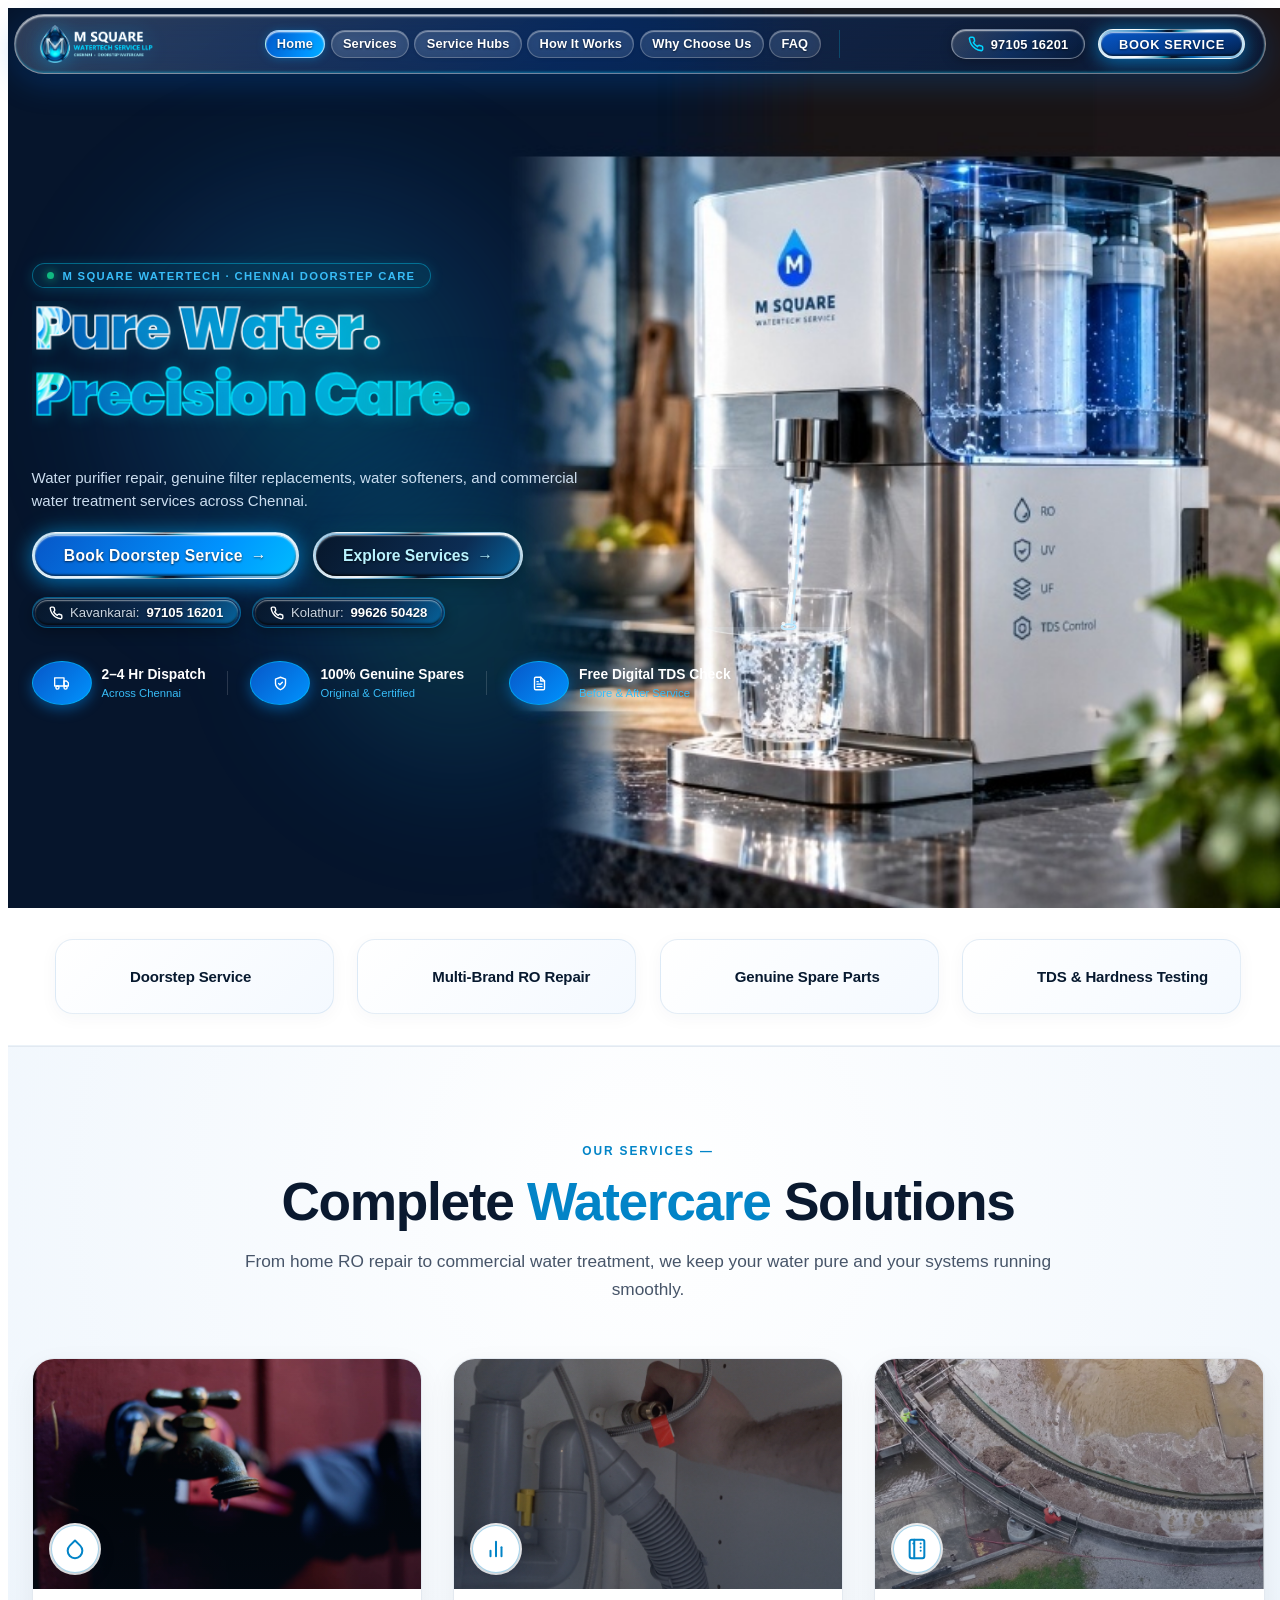
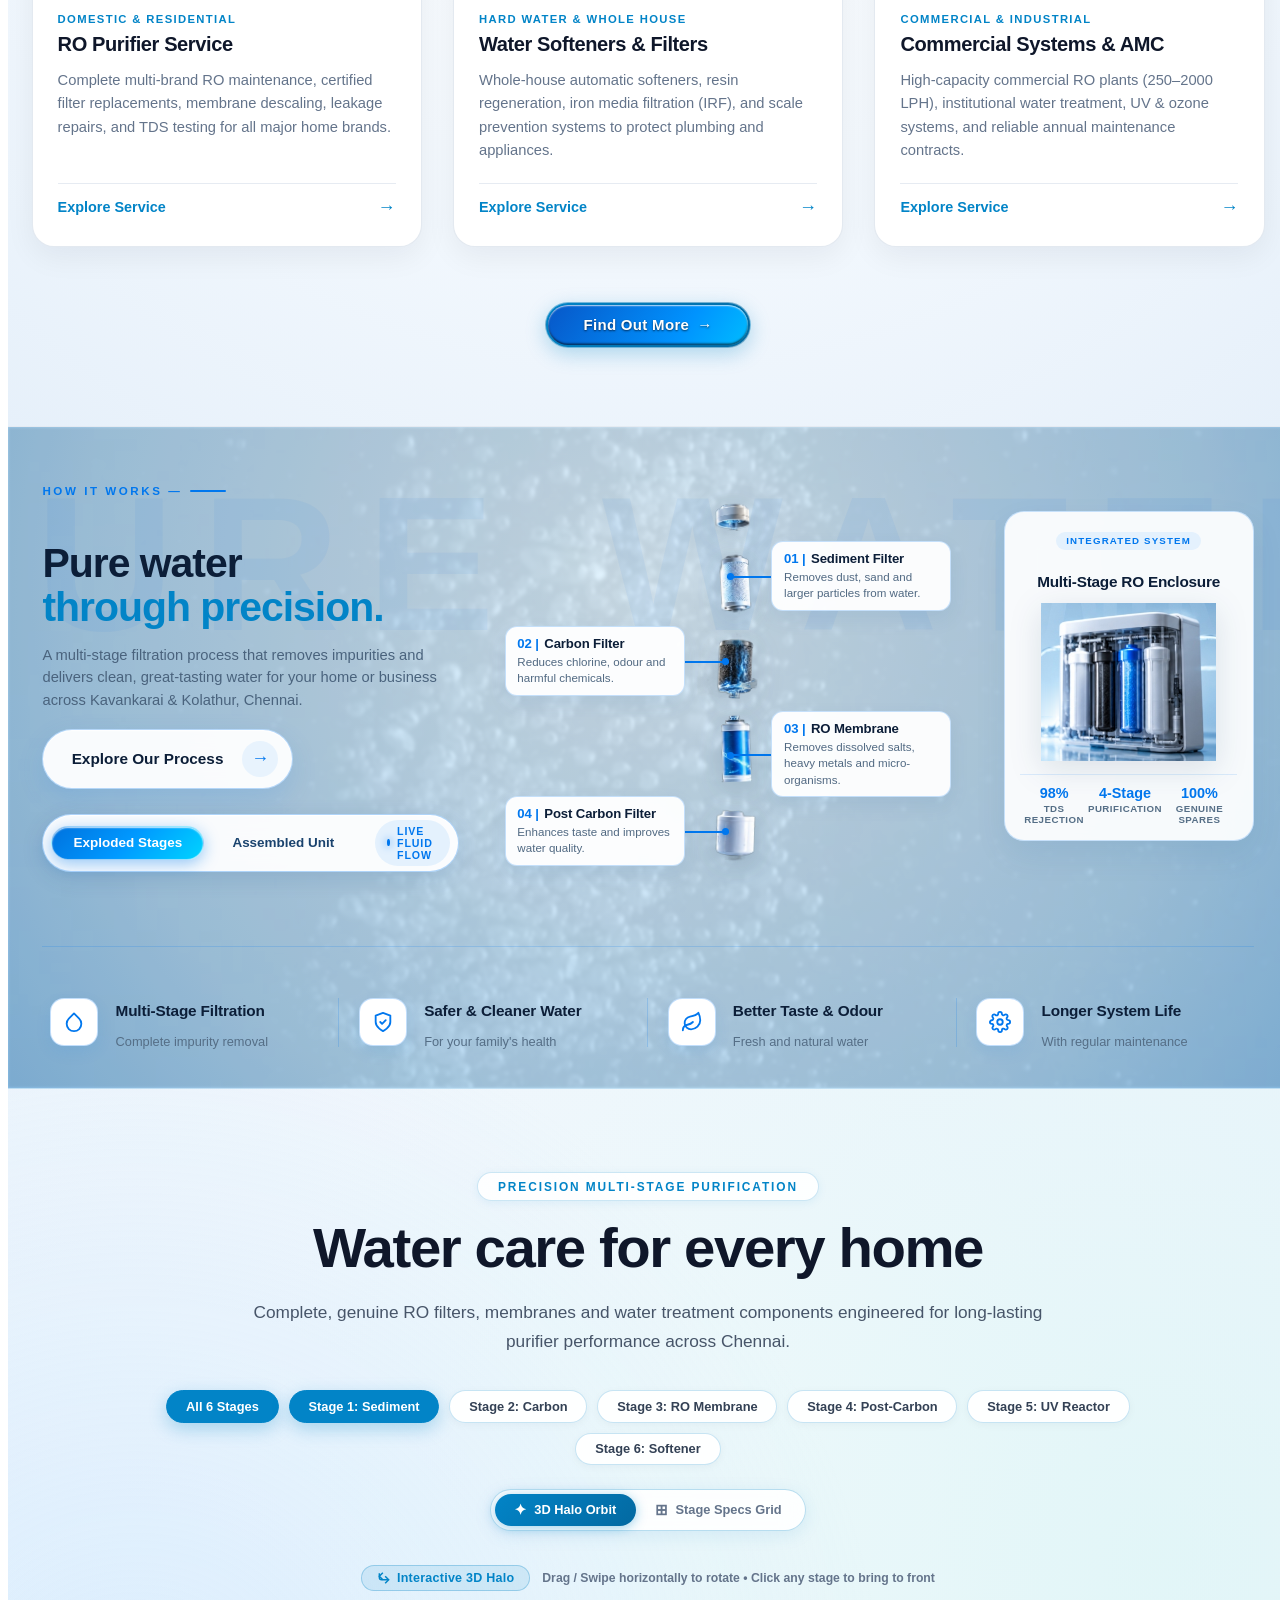
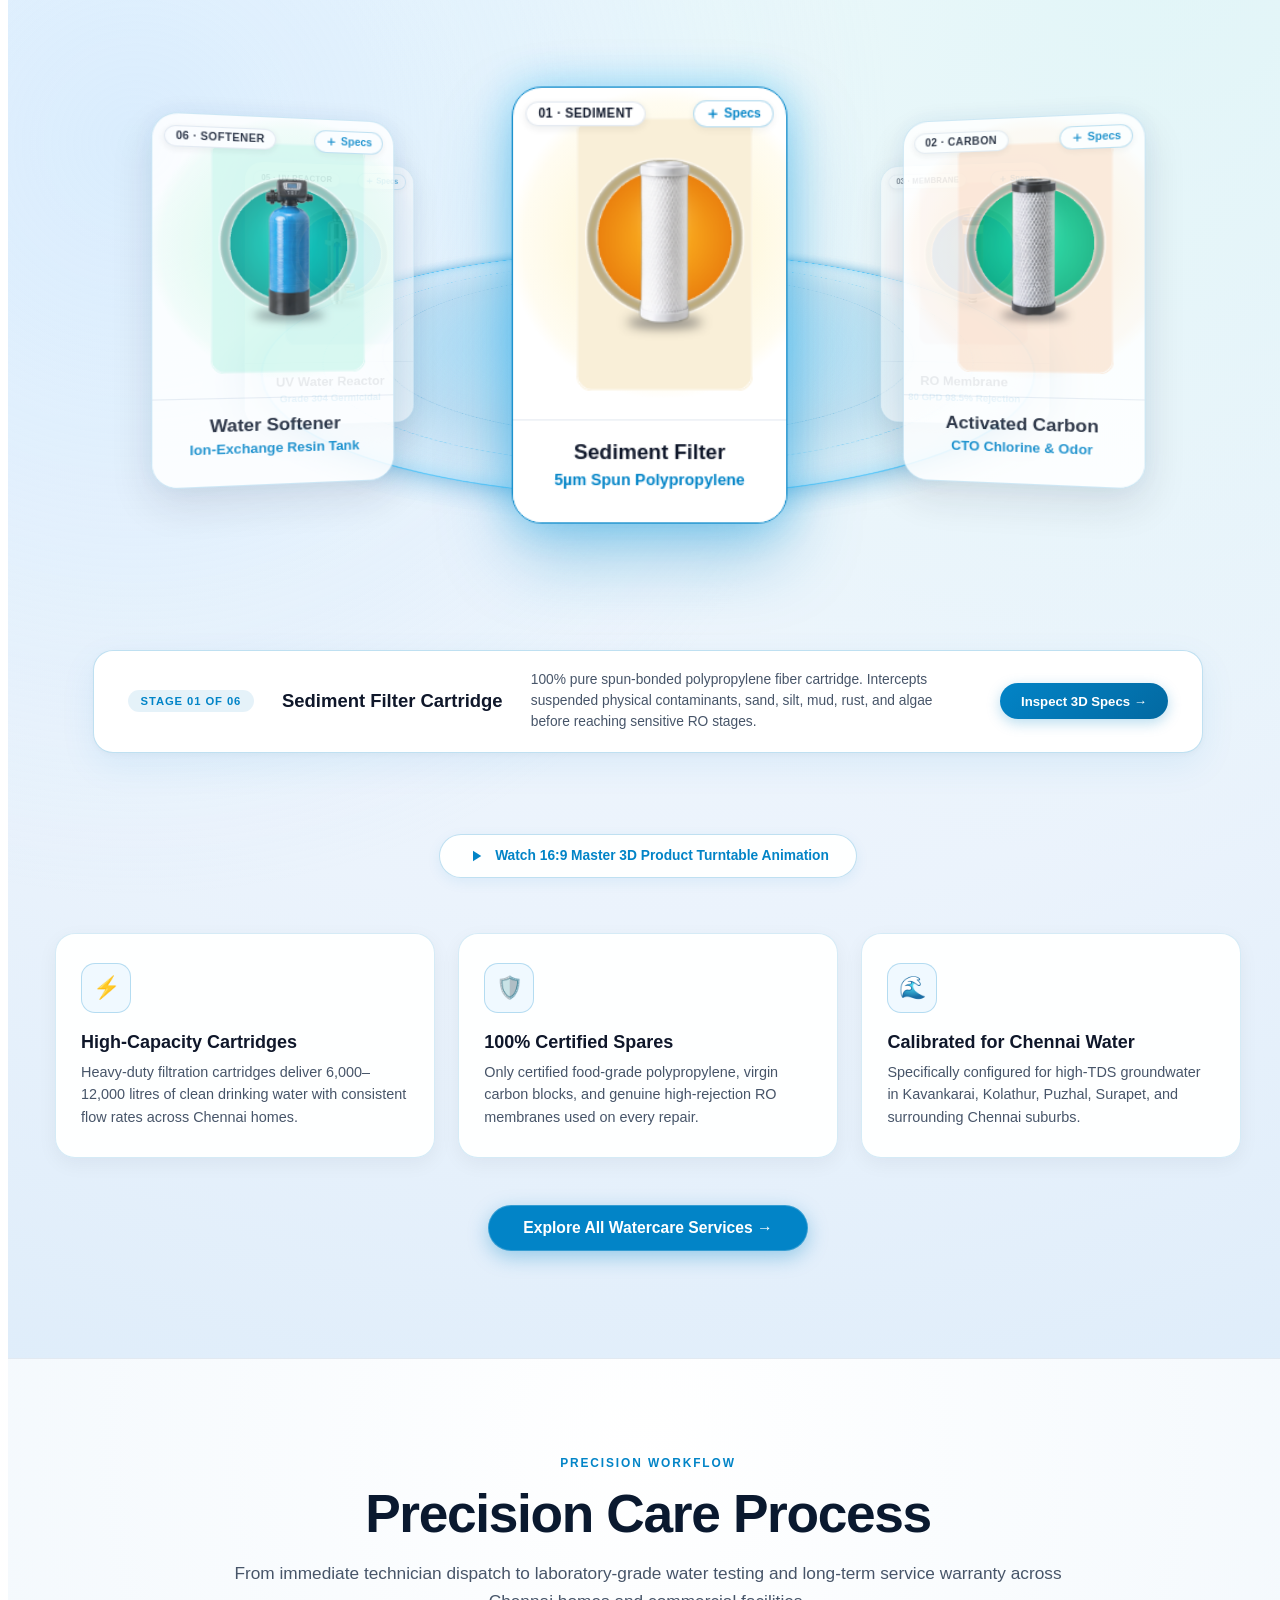
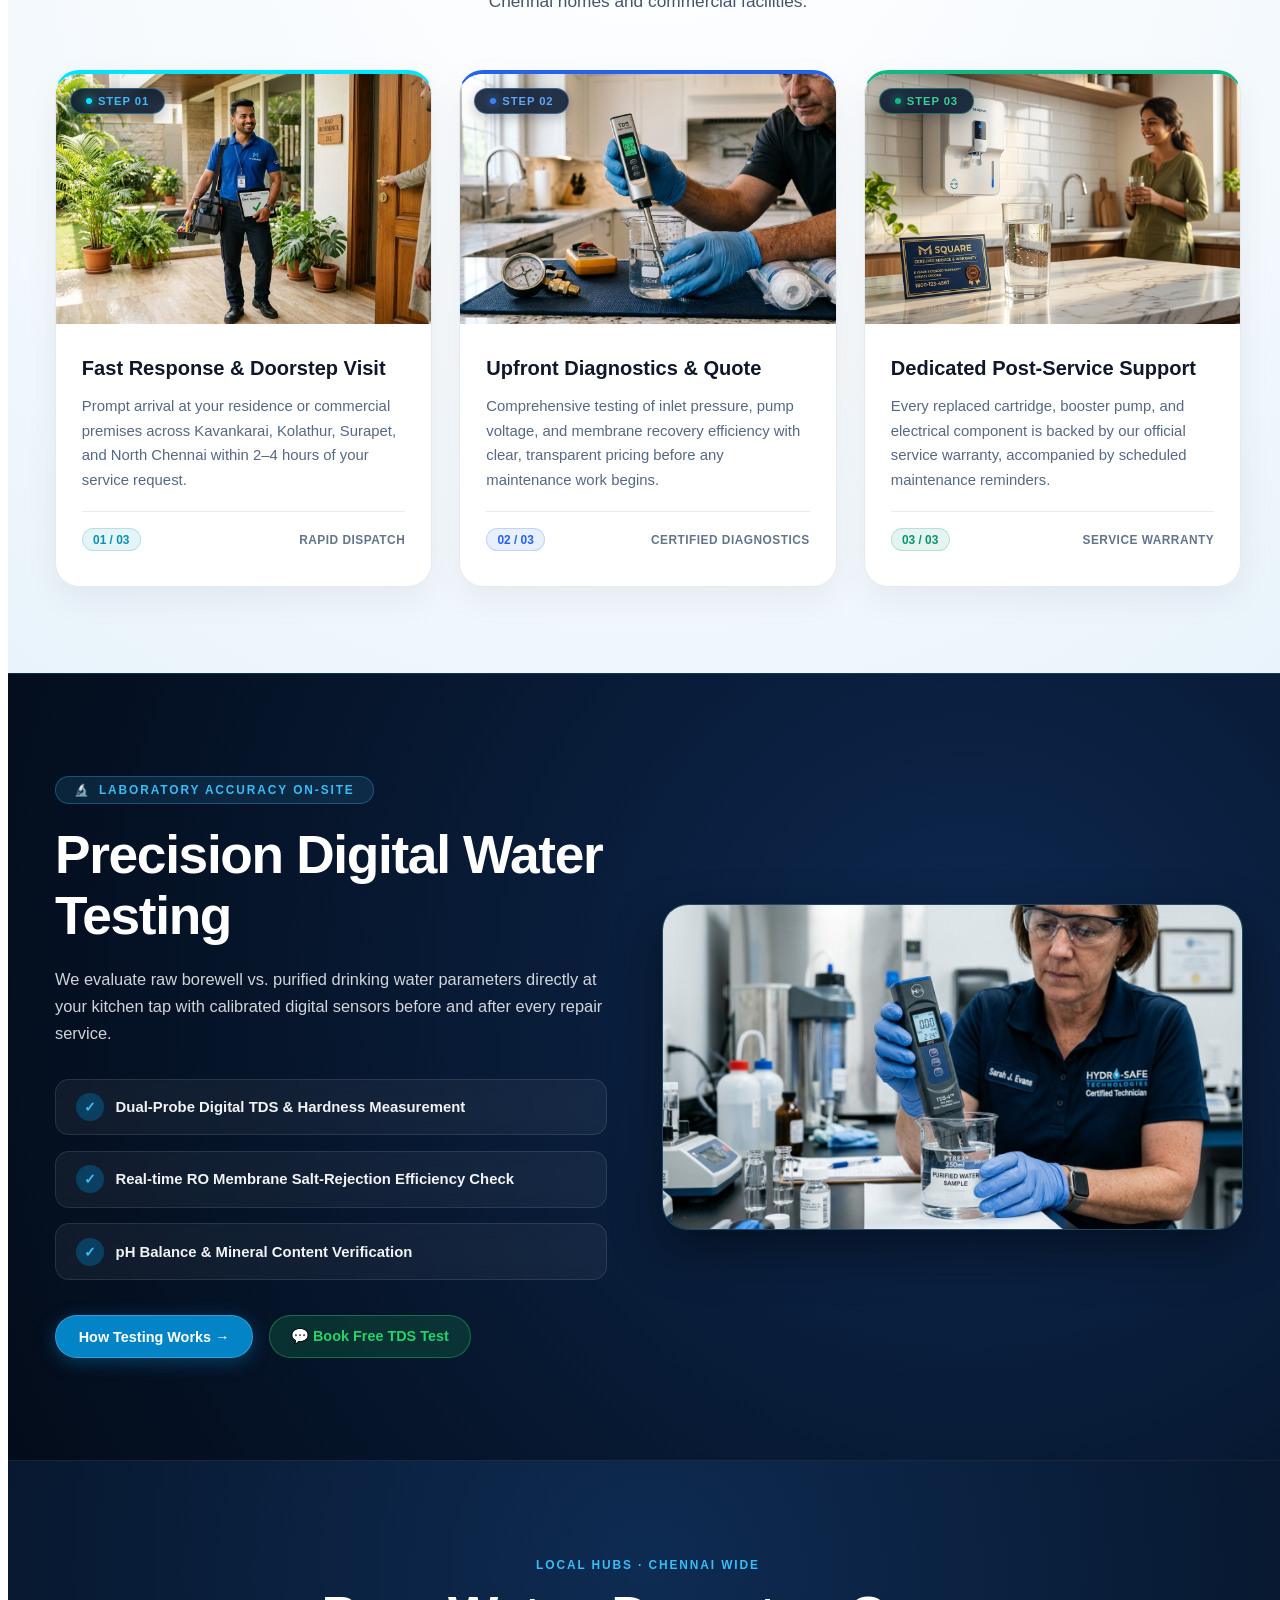
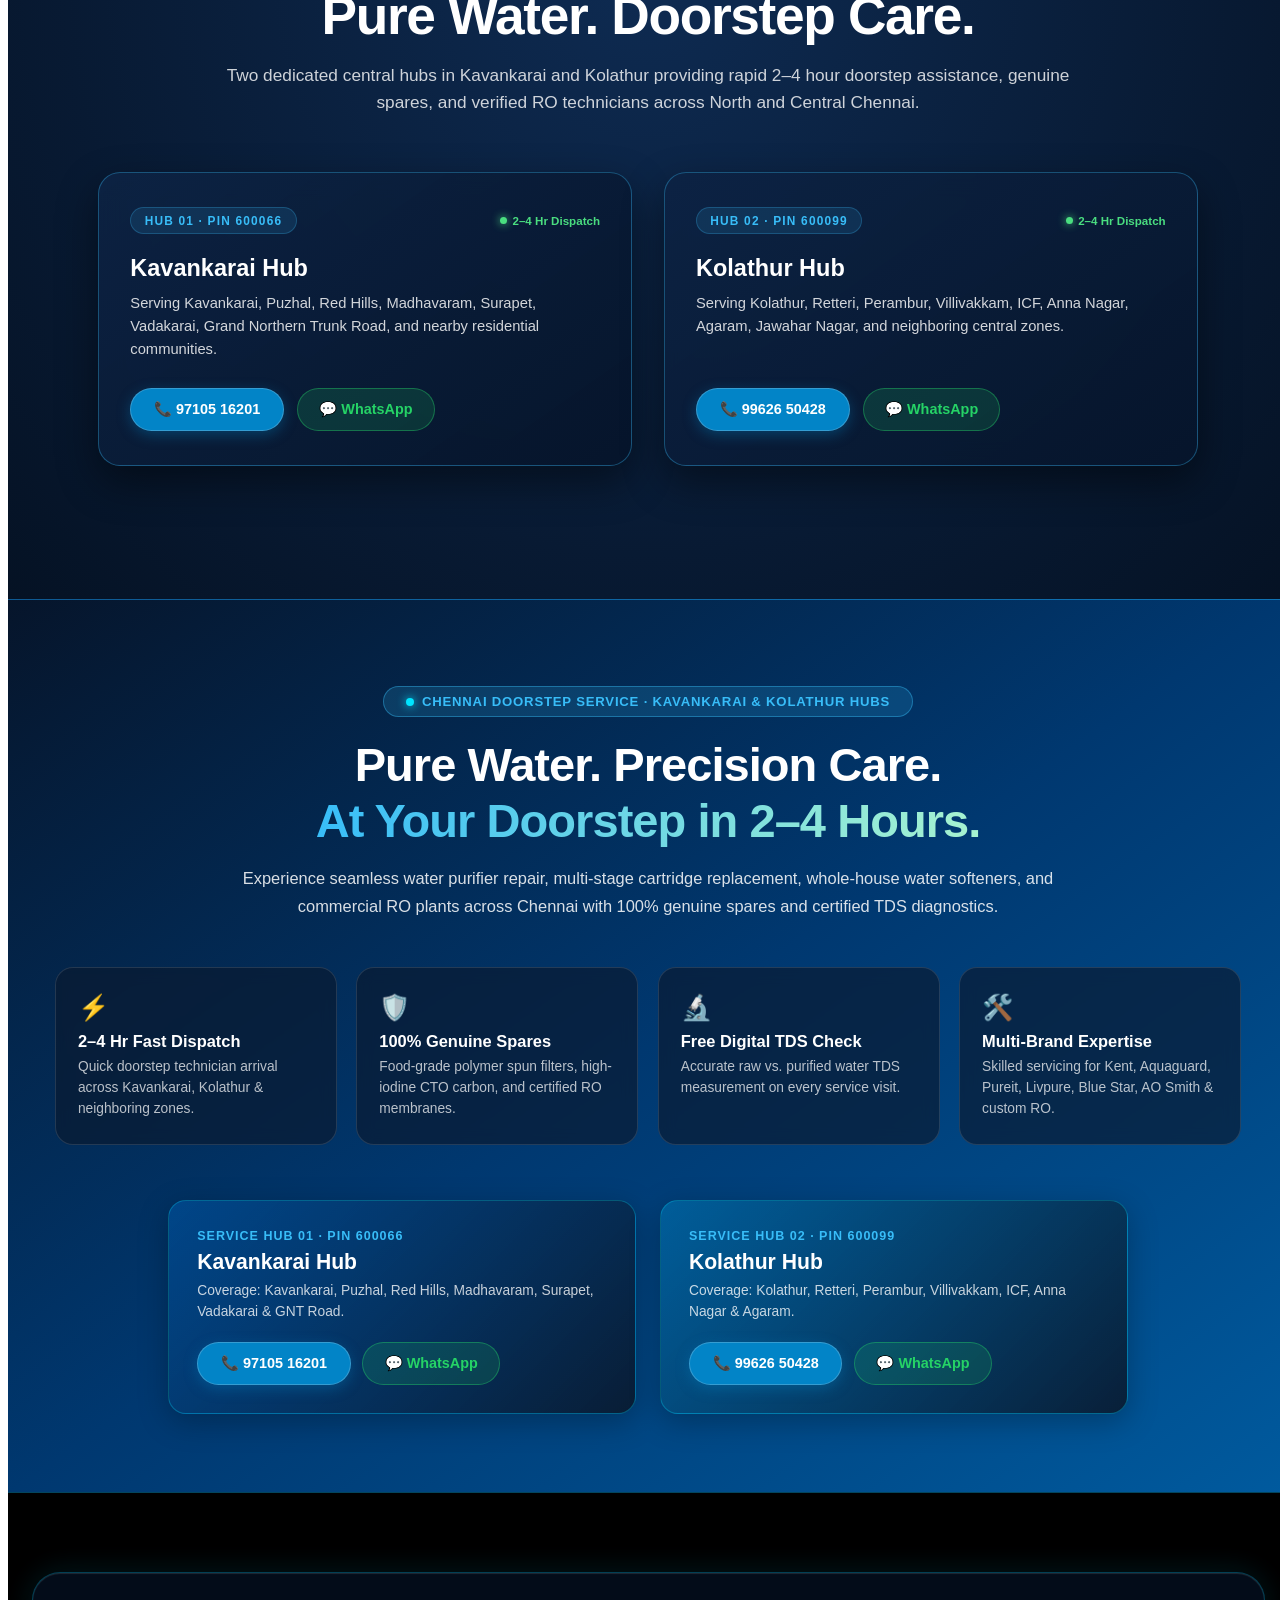
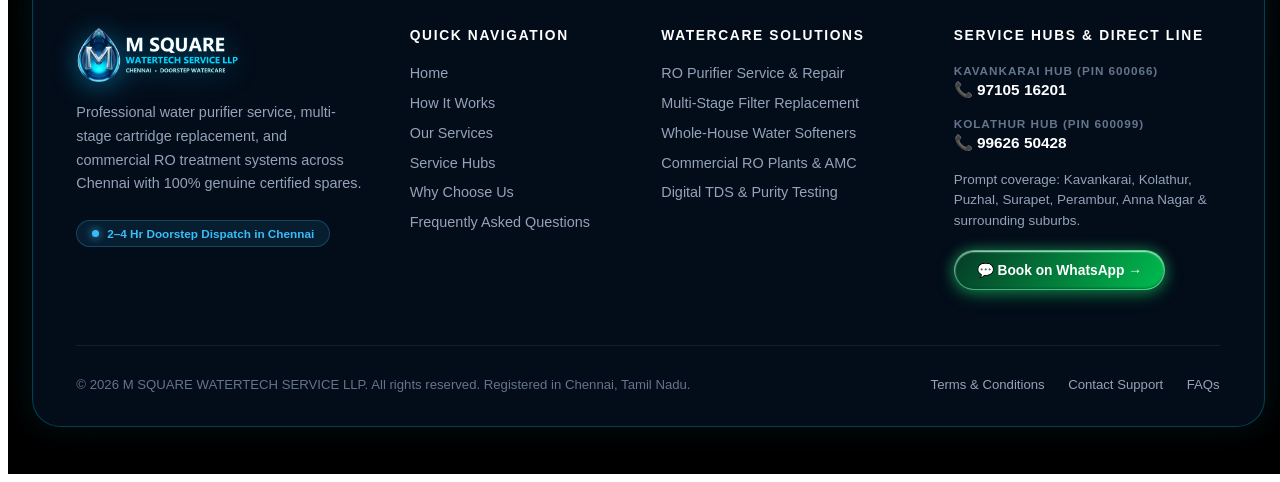
<file: index.html>
<!DOCTYPE html><!-- Last Published: Tue Jun 30 2026 09:57:12 GMT+0000 (Coordinated Universal Time) --><html data-wf-domain="msquarewatertech.com" data-wf-page="645008656a042e040ad2b817" data-wf-site="645008656a042eb7d9d2b816" lang="en"><head><meta charset="utf-8"/><link rel="preconnect" href="https://fonts.googleapis.com"><link rel="preconnect" href="https://fonts.gstatic.com" crossorigin><link href="https://fonts.googleapis.com/css2?family=Plus+Jakarta+Sans:wght@700;800;900&family=Poppins:wght@700;800;900&display=swap" rel="stylesheet"/><link href="https://cdn.prod.website-files.com" rel="preconnect" crossorigin="anonymous"/><title>M SQUARE WATERTECH SERVICE LLP | Pure Water. Precision Care.</title><meta content="Premier water purifier repair, multi-brand RO service, filter replacement, water softeners, and commercial water treatment across Kavankarai, Kolathur, and Chennai. Call 97105 16201 / 99626 50428." name="description"/><meta content="M SQUARE WATERTECH SERVICE LLP | Pure Water. Precision Care." property="og:title"/><meta content="Premier water purifier repair, multi-brand RO service, filter replacement, water softeners, and commercial water treatment across Kavankarai, Kolathur, and Chennai. Call 97105 16201 / 99626 50428." property="og:description"/><meta content="assets/hero.jpg" property="og:image"/><meta content="M SQUARE WATERTECH SERVICE LLP | Pure Water. Precision Care." name="twitter:title"/><meta content="Premier water purifier repair, multi-brand RO service, filter replacement, water softeners, and commercial water treatment across Kavankarai, Kolathur, and Chennai. Call 97105 16201 / 99626 50428." name="twitter:description"/><meta content="assets/hero.jpg" name="twitter:image"/><meta property="og:type" content="website"/><meta content="summary_large_image" name="twitter:card"/><meta content="width=device-width, initial-scale=1" name="viewport"/><link href="https://cdn.prod.website-files.com/645008656a042eb7d9d2b816/css/pani-source-dev.webflow.shared.8eaa2d05f.min.css" rel="stylesheet" type="text/css" integrity="sha384-jqotBf7Sfc0bRSVAPVM/8SV7ODmJ4if0Ket7LcudKyToJM+Xk2HHeWK3FF9t19sH" crossorigin="anonymous"/><style>@media (min-width:992px) {html.w-mod-js:not(.w-mod-ix) [data-w-id="e583977e-adfc-f243-df46-f47e4e2a1bdc"] {-webkit-transform:translate3d(0, -4rem, 0) scale3d(1, 1, 1) rotateX(0) rotateY(0) rotateZ(0) skew(0, 0);-moz-transform:translate3d(0, -4rem, 0) scale3d(1, 1, 1) rotateX(0) rotateY(0) rotateZ(0) skew(0, 0);-ms-transform:translate3d(0, -4rem, 0) scale3d(1, 1, 1) rotateX(0) rotateY(0) rotateZ(0) skew(0, 0);transform:translate3d(0, -4rem, 0) scale3d(1, 1, 1) rotateX(0) rotateY(0) rotateZ(0) skew(0, 0);}html.w-mod-js:not(.w-mod-ix) [data-w-id="51ee04b1-7577-ff9d-f5f8-3b9aadb25201"] {-webkit-transform:translate3d(-100%, 100%, 0) scale3d(1, 1, 1) rotateX(0) rotateY(0) rotateZ(0) skew(0, 0);-moz-transform:translate3d(-100%, 100%, 0) scale3d(1, 1, 1) rotateX(0) rotateY(0) rotateZ(0) skew(0, 0);-ms-transform:translate3d(-100%, 100%, 0) scale3d(1, 1, 1) rotateX(0) rotateY(0) rotateZ(0) skew(0, 0);transform:translate3d(-100%, 100%, 0) scale3d(1, 1, 1) rotateX(0) rotateY(0) rotateZ(0) skew(0, 0);}html.w-mod-js:not(.w-mod-ix) [data-w-id="d5ed622f-dac3-97b4-95b7-7e37ca217fef"] {-webkit-transform:translate3d(0%, 0%, 0) scale3d(1, 1, 1) rotateX(0) rotateY(0) rotateZ(0) skew(0, 0);-moz-transform:translate3d(0%, 0%, 0) scale3d(1, 1, 1) rotateX(0) rotateY(0) rotateZ(0) skew(0, 0);-ms-transform:translate3d(0%, 0%, 0) scale3d(1, 1, 1) rotateX(0) rotateY(0) rotateZ(0) skew(0, 0);transform:translate3d(0%, 0%, 0) scale3d(1, 1, 1) rotateX(0) rotateY(0) rotateZ(0) skew(0, 0);}html.w-mod-js:not(.w-mod-ix) [data-w-id="d5ed622f-dac3-97b4-95b7-7e37ca217ff0"] {-webkit-transform:translate3d(0, 0%, 0) scale3d(1, 1, 1) rotateX(0) rotateY(0) rotateZ(0) skew(0, 0);-moz-transform:translate3d(0, 0%, 0) scale3d(1, 1, 1) rotateX(0) rotateY(0) rotateZ(0) skew(0, 0);-ms-transform:translate3d(0, 0%, 0) scale3d(1, 1, 1) rotateX(0) rotateY(0) rotateZ(0) skew(0, 0);transform:translate3d(0, 0%, 0) scale3d(1, 1, 1) rotateX(0) rotateY(0) rotateZ(0) skew(0, 0);}html.w-mod-js:not(.w-mod-ix) [data-w-id="665922c6-cfed-1603-ea7e-8bbb273efb9c"] {-webkit-transform:translate3d(0, -4rem, 0) scale3d(1, 1, 1) rotateX(0) rotateY(0) rotateZ(0) skew(0, 0);-moz-transform:translate3d(0, -4rem, 0) scale3d(1, 1, 1) rotateX(0) rotateY(0) rotateZ(0) skew(0, 0);-ms-transform:translate3d(0, -4rem, 0) scale3d(1, 1, 1) rotateX(0) rotateY(0) rotateZ(0) skew(0, 0);transform:translate3d(0, -4rem, 0) scale3d(1, 1, 1) rotateX(0) rotateY(0) rotateZ(0) skew(0, 0);}html.w-mod-js:not(.w-mod-ix) [data-w-id="665922c6-cfed-1603-ea7e-8bbb273efb96"] {-webkit-transform:translate3d(-100%, 100%, 0) scale3d(1, 1, 1) rotateX(0) rotateY(0) rotateZ(0) skew(0, 0);-moz-transform:translate3d(-100%, 100%, 0) scale3d(1, 1, 1) rotateX(0) rotateY(0) rotateZ(0) skew(0, 0);-ms-transform:translate3d(-100%, 100%, 0) scale3d(1, 1, 1) rotateX(0) rotateY(0) rotateZ(0) skew(0, 0);transform:translate3d(-100%, 100%, 0) scale3d(1, 1, 1) rotateX(0) rotateY(0) rotateZ(0) skew(0, 0);}html.w-mod-js:not(.w-mod-ix) [data-w-id="665922c6-cfed-1603-ea7e-8bbb273efb95"] {-webkit-transform:translate3d(0%, 0%, 0) scale3d(1, 1, 1) rotateX(0) rotateY(0) rotateZ(0) skew(0, 0);-moz-transform:translate3d(0%, 0%, 0) scale3d(1, 1, 1) rotateX(0) rotateY(0) rotateZ(0) skew(0, 0);-ms-transform:translate3d(0%, 0%, 0) scale3d(1, 1, 1) rotateX(0) rotateY(0) rotateZ(0) skew(0, 0);transform:translate3d(0%, 0%, 0) scale3d(1, 1, 1) rotateX(0) rotateY(0) rotateZ(0) skew(0, 0);}html.w-mod-js:not(.w-mod-ix) [data-w-id="665922c6-cfed-1603-ea7e-8bbb273efb98"] {-webkit-transform:translate3d(0, 0%, 0) scale3d(1, 1, 1) rotateX(0) rotateY(0) rotateZ(0) skew(0, 0);-moz-transform:translate3d(0, 0%, 0) scale3d(1, 1, 1) rotateX(0) rotateY(0) rotateZ(0) skew(0, 0);-ms-transform:translate3d(0, 0%, 0) scale3d(1, 1, 1) rotateX(0) rotateY(0) rotateZ(0) skew(0, 0);transform:translate3d(0, 0%, 0) scale3d(1, 1, 1) rotateX(0) rotateY(0) rotateZ(0) skew(0, 0);}html.w-mod-js:not(.w-mod-ix) [data-w-id="19c52fe0-3eaa-161b-92a3-1bb383026953"] {-webkit-transform:translate3d(0, -4rem, 0) scale3d(1, 1, 1) rotateX(0) rotateY(0) rotateZ(0) skew(0, 0);-moz-transform:translate3d(0, -4rem, 0) scale3d(1, 1, 1) rotateX(0) rotateY(0) rotateZ(0) skew(0, 0);-ms-transform:translate3d(0, -4rem, 0) scale3d(1, 1, 1) rotateX(0) rotateY(0) rotateZ(0) skew(0, 0);transform:translate3d(0, -4rem, 0) scale3d(1, 1, 1) rotateX(0) rotateY(0) rotateZ(0) skew(0, 0);}html.w-mod-js:not(.w-mod-ix) [data-w-id="19c52fe0-3eaa-161b-92a3-1bb38302694d"] {-webkit-transform:translate3d(-100%, 100%, 0) scale3d(1, 1, 1) rotateX(0) rotateY(0) rotateZ(0) skew(0, 0);-moz-transform:translate3d(-100%, 100%, 0) scale3d(1, 1, 1) rotateX(0) rotateY(0) rotateZ(0) skew(0, 0);-ms-transform:translate3d(-100%, 100%, 0) scale3d(1, 1, 1) rotateX(0) rotateY(0) rotateZ(0) skew(0, 0);transform:translate3d(-100%, 100%, 0) scale3d(1, 1, 1) rotateX(0) rotateY(0) rotateZ(0) skew(0, 0);}html.w-mod-js:not(.w-mod-ix) [data-w-id="19c52fe0-3eaa-161b-92a3-1bb38302694c"] {-webkit-transform:translate3d(0%, 0%, 0) scale3d(1, 1, 1) rotateX(0) rotateY(0) rotateZ(0) skew(0, 0);-moz-transform:translate3d(0%, 0%, 0) scale3d(1, 1, 1) rotateX(0) rotateY(0) rotateZ(0) skew(0, 0);-ms-transform:translate3d(0%, 0%, 0) scale3d(1, 1, 1) rotateX(0) rotateY(0) rotateZ(0) skew(0, 0);transform:translate3d(0%, 0%, 0) scale3d(1, 1, 1) rotateX(0) rotateY(0) rotateZ(0) skew(0, 0);}html.w-mod-js:not(.w-mod-ix) [data-w-id="19c52fe0-3eaa-161b-92a3-1bb38302694f"] {-webkit-transform:translate3d(0, 0%, 0) scale3d(1, 1, 1) rotateX(0) rotateY(0) rotateZ(0) skew(0, 0);-moz-transform:translate3d(0, 0%, 0) scale3d(1, 1, 1) rotateX(0) rotateY(0) rotateZ(0) skew(0, 0);-ms-transform:translate3d(0, 0%, 0) scale3d(1, 1, 1) rotateX(0) rotateY(0) rotateZ(0) skew(0, 0);transform:translate3d(0, 0%, 0) scale3d(1, 1, 1) rotateX(0) rotateY(0) rotateZ(0) skew(0, 0);}html.w-mod-js:not(.w-mod-ix) [data-w-id="299ecf80-ca17-ac85-4768-d8223e4ff7ad"] {-webkit-transform:translate3d(0, -4rem, 0) scale3d(1, 1, 1) rotateX(0) rotateY(0) rotateZ(0) skew(0, 0);-moz-transform:translate3d(0, -4rem, 0) scale3d(1, 1, 1) rotateX(0) rotateY(0) rotateZ(0) skew(0, 0);-ms-transform:translate3d(0, -4rem, 0) scale3d(1, 1, 1) rotateX(0) rotateY(0) rotateZ(0) skew(0, 0);transform:translate3d(0, -4rem, 0) scale3d(1, 1, 1) rotateX(0) rotateY(0) rotateZ(0) skew(0, 0);}html.w-mod-js:not(.w-mod-ix) [data-w-id="299ecf80-ca17-ac85-4768-d8223e4ff7a7"] {-webkit-transform:translate3d(-100%, 100%, 0) scale3d(1, 1, 1) rotateX(0) rotateY(0) rotateZ(0) skew(0, 0);-moz-transform:translate3d(-100%, 100%, 0) scale3d(1, 1, 1) rotateX(0) rotateY(0) rotateZ(0) skew(0, 0);-ms-transform:translate3d(-100%, 100%, 0) scale3d(1, 1, 1) rotateX(0) rotateY(0) rotateZ(0) skew(0, 0);transform:translate3d(-100%, 100%, 0) scale3d(1, 1, 1) rotateX(0) rotateY(0) rotateZ(0) skew(0, 0);}html.w-mod-js:not(.w-mod-ix) [data-w-id="299ecf80-ca17-ac85-4768-d8223e4ff7a6"] {-webkit-transform:translate3d(0%, 0%, 0) scale3d(1, 1, 1) rotateX(0) rotateY(0) rotateZ(0) skew(0, 0);-moz-transform:translate3d(0%, 0%, 0) scale3d(1, 1, 1) rotateX(0) rotateY(0) rotateZ(0) skew(0, 0);-ms-transform:translate3d(0%, 0%, 0) scale3d(1, 1, 1) rotateX(0) rotateY(0) rotateZ(0) skew(0, 0);transform:translate3d(0%, 0%, 0) scale3d(1, 1, 1) rotateX(0) rotateY(0) rotateZ(0) skew(0, 0);}html.w-mod-js:not(.w-mod-ix) [data-w-id="299ecf80-ca17-ac85-4768-d8223e4ff7a9"] {-webkit-transform:translate3d(0, 0%, 0) scale3d(1, 1, 1) rotateX(0) rotateY(0) rotateZ(0) skew(0, 0);-moz-transform:translate3d(0, 0%, 0) scale3d(1, 1, 1) rotateX(0) rotateY(0) rotateZ(0) skew(0, 0);-ms-transform:translate3d(0, 0%, 0) scale3d(1, 1, 1) rotateX(0) rotateY(0) rotateZ(0) skew(0, 0);transform:translate3d(0, 0%, 0) scale3d(1, 1, 1) rotateX(0) rotateY(0) rotateZ(0) skew(0, 0);}}@media (max-width:991px) and (min-width:768px) {html.w-mod-js:not(.w-mod-ix) [data-w-id="fa02a9e3-d767-4ff2-dc15-5c5f4ef15873"] {-webkit-transform:translate3d(0vw, 0, 0) scale3d(1, 1, 1) rotateX(0) rotateY(0) rotateZ(0) skew(0, 0);-moz-transform:translate3d(0vw, 0, 0) scale3d(1, 1, 1) rotateX(0) rotateY(0) rotateZ(0) skew(0, 0);-ms-transform:translate3d(0vw, 0, 0) scale3d(1, 1, 1) rotateX(0) rotateY(0) rotateZ(0) skew(0, 0);transform:translate3d(0vw, 0, 0) scale3d(1, 1, 1) rotateX(0) rotateY(0) rotateZ(0) skew(0, 0);}}@media (max-width:767px) and (min-width:480px) {html.w-mod-js:not(.w-mod-ix) [data-w-id="fa02a9e3-d767-4ff2-dc15-5c5f4ef15873"] {-webkit-transform:translate3d(0vw, 0, 0) scale3d(1, 1, 1) rotateX(0) rotateY(0) rotateZ(0) skew(0, 0);-moz-transform:translate3d(0vw, 0, 0) scale3d(1, 1, 1) rotateX(0) rotateY(0) rotateZ(0) skew(0, 0);-ms-transform:translate3d(0vw, 0, 0) scale3d(1, 1, 1) rotateX(0) rotateY(0) rotateZ(0) skew(0, 0);transform:translate3d(0vw, 0, 0) scale3d(1, 1, 1) rotateX(0) rotateY(0) rotateZ(0) skew(0, 0);}}@media (max-width:479px) {html.w-mod-js:not(.w-mod-ix) [data-w-id="fa02a9e3-d767-4ff2-dc15-5c5f4ef15873"] {-webkit-transform:translate3d(0vw, 0, 0) scale3d(1, 1, 1) rotateX(0) rotateY(0) rotateZ(0) skew(0, 0);-moz-transform:translate3d(0vw, 0, 0) scale3d(1, 1, 1) rotateX(0) rotateY(0) rotateZ(0) skew(0, 0);-ms-transform:translate3d(0vw, 0, 0) scale3d(1, 1, 1) rotateX(0) rotateY(0) rotateZ(0) skew(0, 0);transform:translate3d(0vw, 0, 0) scale3d(1, 1, 1) rotateX(0) rotateY(0) rotateZ(0) skew(0, 0);}}</style><script type="text/javascript">!function(o,c){var n=c.documentElement,t=" w-mod-";n.className+=t+"js",("ontouchstart"in o||o.DocumentTouch&&c instanceof DocumentTouch)&&(n.className+=t+"touch")}(window,document);</script><link href="https://cdn.prod.website-files.com/645008656a042eb7d9d2b816/645008656a042eeb94d2b8b6_icon-sm.jpg" rel="shortcut icon" type="image/x-icon"/><link href="https://cdn.prod.website-files.com/645008656a042eb7d9d2b816/645008656a042e1af1d2b8b7_icon-lg.jpg" rel="apple-touch-icon"/><meta name="keywords" content="water purifier service Chennai, RO repair Kavankarai, RO service Kolathur, water softener Chennai, filter cartridge replacement, domestic RO maintenance, commercial RO plant Chennai, iron removal filter, UF UV water purifier, M SQUARE WATERTECH SERVICE LLP"><style>

.msquare-logo-img { width: 8.5rem !important; height: auto !important; max-height: 2.6rem; }

.msquare-logo-img-f { height: 54px !important; width: auto !important; max-width: 250px !important; }

</style>


<style id="precision-showcase-styles">

  /* Precision Showcase Scoped Styles */
  #precision-showcase, #precision-showcase * {
    box-sizing: border-box;
  }
/* Showcase Section */
    .showcase-section {
      position: relative;
      background: radial-gradient(circle at 50% 25%, #dff2fe 0%, #cae6fa 35%, #b2daf6 70%, #90c7f2 100%);
      padding: 2.2rem 2.2rem 1.6rem;
      min-height: auto;
      display: flex;
      flex-direction: column;
      justify-content: center;
      overflow: hidden;
    }

    /* Floor Reflection Highlight removed to eliminate rigid horizontal line */
    .showcase-section::after {
      display: none !important;
    }

    /* Huge Watermark Typography */
    .watermark-typography {
      position: absolute;
      top: 4%;
      left: 50%;
      transform: translateX(-50%);
      font-size: clamp(5.5rem, 15vw, 14rem);
      font-weight: 900;
      color: rgba(0, 114, 240, 0.055);
      letter-spacing: 0.14em;
      white-space: nowrap;
      pointer-events: none;
      z-index: 1;
      text-transform: uppercase;
      user-select: none;
    }

    /* Main Container */
    .showcase-container {
      max-width: 1420px;
      margin: 0 auto;
      width: 100%;
      position: relative;
      z-index: 3;
    }

    /* 3-Column Layout */
    .showcase-grid {
      display: grid;
      grid-template-columns: 1fr 1.65fr 0.95fr;
      gap: 1.5rem;
      align-items: center;
      min-height: auto;
      position: relative;
    }

    /* Left Column */
    .showcase-left {
      padding-right: 0.8rem;
      z-index: 4;
    }
    .showcase-tag {
      display: inline-flex;
      align-items: center;
      gap: 0.5rem;
      font-size: 0.74rem;
      font-weight: 700;
      letter-spacing: 0.22em;
      text-transform: uppercase;
      color: #0077ee;
      margin-bottom: 0.65rem;
    }
    .showcase-tag::after {
      content: "";
      display: inline-block;
      width: 36px;
      height: 2px;
      background: #0077ee;
      border-radius: 2px;
    }
    .showcase-title {
      font-size: clamp(2rem, 3.2vw, 2.85rem);
      font-weight: 800;
      line-height: 1.08;
      color: #0c1e38;
      margin-bottom: 0.75rem;
      letter-spacing: -0.025em;
    }
    .showcase-desc {
      font-size: 0.94rem;
      line-height: 1.5;
      color: #4a637d;
      max-width: 400px;
      margin-bottom: 1.15rem;
    }

    /* Explore Button */
    .showcase-cta {
      display: inline-flex;
      align-items: center;
      gap: 1rem;
      background: rgba(255, 255, 255, 0.95);
      backdrop-filter: blur(16px);
      border: 1px solid rgba(0, 119, 238, 0.28);
      border-radius: 999px;
      padding: 0.58rem 0.8rem 0.58rem 1.6rem;
      color: #0c1e38;
      font-weight: 700;
      font-size: 0.92rem;
      text-decoration: none;
      box-shadow: 0 8px 24px rgba(0, 119, 238, 0.1);
      transition: all 0.35s cubic-bezier(0.2, 0.8, 0.2, 1);
    }
    .showcase-cta:hover {
      transform: translateY(-2px);
      box-shadow: 0 14px 32px rgba(0, 119, 238, 0.2);
      background: #ffffff;
      border-color: #0077ee;
    }
    .showcase-cta-arrow {
      width: 32px;
      height: 32px;
      background: #e8f3fd;
      border-radius: 50%;
      display: flex;
      align-items: center;
      justify-content: center;
      color: #0077ee;
      font-size: 1.05rem;
      font-weight: 800;
      transition: all 0.3s;
    }
    .showcase-cta:hover .showcase-cta-arrow {
      transform: translateX(4px);
      background: #0077ee;
      color: #ffffff;
    }

    /* Interactive Assembly Toggle */
    .assembly-controls {
      display: inline-flex;
      background: rgba(255, 255, 255, 0.85);
      backdrop-filter: blur(10px);
      border: 1px solid rgba(0, 119, 238, 0.24);
      border-radius: 999px;
      padding: 3px 5px;
      margin-top: 1rem;
      box-shadow: 0 4px 16px rgba(12, 74, 138, 0.06);
    }
    .assembly-btn {
      border: none;
      background: transparent;
      padding: 0.42rem 1.05rem;
      border-radius: 999px;
      font-size: 0.8rem;
      font-weight: 700;
      color: #4a637d;
      cursor: pointer;
      transition: all 0.25s cubic-bezier(0.2, 0.8, 0.2, 1);
    }
    .assembly-btn.active {
      background: #0077ee;
      color: #ffffff;
      box-shadow: 0 4px 14px rgba(0, 119, 238, 0.3);
    }

    /* Water Simulation Speed Indicator Badge */
    .water-flow-indicator {
      display: inline-flex;
      align-items: center;
      gap: 0.45rem;
      font-size: 0.68rem;
      font-weight: 700;
      letter-spacing: 0.08em;
      text-transform: uppercase;
      color: #0077ee;
      background: #e4f1fd;
      padding: 0.3rem 0.8rem;
      border-radius: 999px;
      margin-left: 0.8rem;
    }
    .water-flow-dot {
      width: 7px;
      height: 7px;
      border-radius: 50%;
      background: #0077ee;
      box-shadow: 0 0 8px #0077ee;
      animation: pulseFlow 1.4s infinite;
    }
    @keyframes pulseFlow {
      0%, 100% { opacity: 0.4; transform: scale(0.9); }
      50% { opacity: 1; transform: scale(1.3); }
    }

    /* Center Column - Exploded Filter Stack & Live Water Simulation */
    .showcase-center {
      position: relative;
      display: flex;
      justify-content: center;
      align-items: center;
      min-height: 430px;
    }

    .filter-stack-stage {
      position: relative;
      width: 100%;
      max-width: 510px;
      height: 430px;
      display: flex;
      flex-direction: column;
      align-items: center;
      justify-content: center;
      margin: 0 auto;
    }

    /* Canvas Water Simulation Engine */
    #waterSimulationCanvas {
      position: absolute;
      top: 50%;
      left: 50%;
      transform: translate(-50%, -50%);
      width: 440px;
      height: 520px;
      pointer-events: none;
      z-index: 4; /* Floats smoothly around and over the cartridges */
    }

    /* Video Water Simulation Background Layer */
    .water-vortex-video-wrap {
      position: absolute;
      top: 50%;
      left: 50%;
      transform: translate(-50%, -50%);
      width: 300px;
      height: 480px;
      pointer-events: none;
      z-index: 1;
      opacity: 0.75;
      mix-blend-mode: screen;
      filter: blur(1px);
      overflow: hidden;
    }
    .water-vortex-video-wrap video {
      width: 100%;
      height: 100%;
      object-fit: cover;
    }

    /* Filter Components Container */
    .cartridges-assembly {
      position: absolute;
      left: 50%;
      top: 50%;
      transform: translate(-50%, -50%);
      width: 100px;
      height: 350px;
      display: flex;
      flex-direction: column;
      align-items: center;
      justify-content: space-between;
      z-index: 3;
      transform-style: preserve-3d;
      transition: transform 0.4s cubic-bezier(0.16, 1, 0.3, 1);
    }

    .filter-cartridge {
      position: relative;
      width: 100%;
      display: flex;
      justify-content: center;
      align-items: center;
      transition: transform 0.4s cubic-bezier(0.2, 0.8, 0.2, 1);
      will-change: transform;
      transform-style: preserve-3d;
    }
    .filter-cartridge img {
      max-width: 100%;
      height: auto;
      max-height: 66px;
      display: block;
      filter: drop-shadow(0 6px 14px rgba(12, 45, 80, 0.16));
      transition: filter 0.3s;
    }
    #partTop img {
      max-height: 44px;
    }
    .filter-cartridge:hover img {
      filter: drop-shadow(0 14px 24px rgba(0, 119, 238, 0.28));
    }

    /* Sleek Callout Typography and Connecting Lines */
    .callout-box {
      position: absolute;
      width: 180px;
      z-index: 5;
      transition: all 0.45s cubic-bezier(0.2, 0.8, 0.2, 1);
      pointer-events: auto;
    }
    .callout-content {
      background: rgba(255, 255, 255, 0.95);
      backdrop-filter: blur(12px);
      border: 1px solid rgba(0, 119, 238, 0.22);
      border-radius: 12px;
      padding: 0.55rem 0.75rem;
      box-shadow: 0 8px 20px rgba(12, 74, 138, 0.08);
      transition: all 0.3s ease;
    }
    .callout-box:hover .callout-content {
      transform: translateY(-2px);
      border-color: #0077ee;
      box-shadow: 0 14px 28px rgba(0, 119, 238, 0.16);
    }

    .callout-header {
      font-size: 0.84rem;
      font-weight: 800;
      color: #0c1e38;
      margin-bottom: 0.2rem;
      display: flex;
      align-items: center;
      gap: 0.35rem;
      letter-spacing: -0.01em;
    }
    .callout-header .num {
      color: #0077ee;
      font-weight: 900;
    }
    .callout-desc {
      font-size: 0.74rem;
      line-height: 1.4;
      color: #516982;
    }

    /* Thin Connecting Lines with Round Anchor Dot */
    .callout-line {
      position: absolute;
      height: 1.5px;
      background: #0077ee;
      opacity: 0.85;
      pointer-events: none;
      transition: opacity 0.4s ease, width 0.4s ease;
    }
    .callout-line::after {
      content: "";
      position: absolute;
      width: 7px;
      height: 7px;
      border-radius: 50%;
      background: #0077ee;
      box-shadow: 0 0 6px rgba(0, 119, 238, 0.6);
      top: -2.75px;
    }

    /* Callout 01 (Right - Sediment) */
    .callout-1 {
      top: 80px;
      right: 10px;
    }
    .callout-1 .callout-line {
      width: 44px;
      right: 100%;
      top: 50%;
    }
    .callout-1 .callout-line::after {
      left: 0;
    }

    /* Callout 02 (Left - Carbon) */
    .callout-2 {
      top: 165px;
      left: 10px;
    }
    .callout-2 .callout-line {
      width: 44px;
      left: 100%;
      top: 50%;
    }
    .callout-2 .callout-line::after {
      right: 0;
    }

    /* Callout 03 (Right - RO Membrane) */
    .callout-3 {
      top: 250px;
      right: 10px;
    }
    .callout-3 .callout-line {
      width: 44px;
      right: 100%;
      top: 50%;
    }
    .callout-3 .callout-line::after {
      left: 0;
    }

    /* Callout 04 (Left - Post Carbon) */
    .callout-4 {
      top: 335px;
      left: 10px;
    }
    .callout-4 .callout-line {
      width: 44px;
      left: 100%;
      top: 50%;
    }
    .callout-4 .callout-line::after {
      right: 0;
    }

    /* Right Column - RO Cabinet Showcase (Compact Sleek Proportions without Stage Collision) */
    .showcase-right {
      display: flex;
      flex-direction: column;
      align-items: center;
      justify-content: center;
      position: relative;
      z-index: 3;
      padding-left: 1.2rem;
    }
    .cabinet-card {
      position: relative;
      background: rgba(255, 255, 255, 0.92);
      backdrop-filter: blur(16px);
      border: 1px solid rgba(0, 119, 238, 0.2);
      border-radius: 20px;
      padding: 1.15rem 1rem 0.95rem;
      box-shadow: 0 14px 32px rgba(12, 74, 138, 0.08);
      width: 100%;
      max-width: 255px;
      text-align: center;
      transition: all 0.35s ease;
      overflow: visible;
    }
    .cabinet-card:hover {
      transform: translateY(-3px);
      box-shadow: 0 18px 40px rgba(0, 119, 238, 0.14);
      border-color: rgba(0, 119, 238, 0.35);
    }
    .cabinet-badge {
      display: inline-block;
      font-size: 0.62rem;
      font-weight: 800;
      letter-spacing: 0.12em;
      text-transform: uppercase;
      color: #0077ee;
      background: #e4f1fd;
      padding: 0.22rem 0.65rem;
      border-radius: 999px;
      margin-bottom: 0.45rem;
    }
    .cabinet-title {
      font-size: 0.98rem;
      font-weight: 800;
      color: #0c1e38;
      margin-bottom: 0.55rem;
      letter-spacing: -0.015em;
      line-height: 1.25;
    }
    .cabinet-image-wrap {
      position: relative;
      border-radius: 12px;
      padding: 0.2rem 0;
      margin-bottom: 0.65rem;
      display: flex;
      justify-content: center;
      align-items: center;
    }
    .cabinet-image-wrap img {
      width: 100%;
      max-width: 175px;
      height: auto;
      display: block;
      filter: drop-shadow(0 8px 16px rgba(12, 45, 80, 0.12));
      transition: transform 0.4s cubic-bezier(0.2, 0.8, 0.2, 1);
    }
    .cabinet-card:hover .cabinet-image-wrap img {
      transform: scale(1.04);
    }
    .cabinet-specs {
      display: flex;
      justify-content: space-around;
      border-top: 1px solid rgba(0, 119, 238, 0.12);
      padding-top: 0.65rem;
      margin-top: 0.2rem;
    }
    .cabinet-spec-item {
      text-align: center;
    }
    .cabinet-spec-val {
      font-size: 0.92rem;
      font-weight: 800;
      color: #0077ee;
    }
    .cabinet-spec-lbl {
      font-size: 0.62rem;
      font-weight: 600;
      color: #556e86;
      text-transform: uppercase;
      letter-spacing: 0.05em;
      margin-top: 2px;
    }

    /* Bottom 4-Column Feature Metrics Bar */
    .showcase-features-bar {
      margin-top: 3.5rem;
      padding-top: 2.2rem;
      border-top: 1px solid rgba(0, 119, 238, 0.18);
      display: grid;
      grid-template-columns: repeat(4, 1fr);
      gap: 1.5rem;
      position: relative;
      z-index: 3;
    }
    .feature-item {
      display: flex;
      align-items: center;
      gap: 1.1rem;
      padding: 0 0.5rem;
      position: relative;
    }
    .feature-item:not(:last-child)::after {
      content: "";
      position: absolute;
      right: -0.75rem;
      top: 20%;
      height: 60%;
      width: 1px;
      background: rgba(0, 119, 238, 0.18);
    }
    .feature-icon-wrap {
      width: 48px;
      height: 48px;
      border-radius: 14px;
      background: #ffffff;
      border: 1px solid rgba(0, 119, 238, 0.24);
      display: flex;
      align-items: center;
      justify-content: center;
      flex-shrink: 0;
      box-shadow: 0 6px 16px rgba(0, 119, 238, 0.09);
      color: #0077ee;
      transition: transform 0.3s ease;
    }
    .feature-item:hover .feature-icon-wrap {
      transform: scale(1.08);
      border-color: #0077ee;
      background: #f0f7fe;
    }
    .feature-text h4 {
      font-size: 0.98rem;
      font-weight: 800;
      color: #0c1e38;
      margin-bottom: 0.25rem;
      letter-spacing: -0.01em;
    }
    .feature-text p {
      font-size: 0.82rem;
      color: #556e86;
      line-height: 1.35;
    }

    /* Responsive Breakpoints */
    /* Responsive Breakpoints: Tablet & Desktop Narrow (860px - 1120px) maintains luxury 3-column balance */
    @media (max-width: 1120px) and (min-width: 860px) {
      .showcase-grid {
        grid-template-columns: 1fr 1.35fr 0.85fr;
        gap: 1.2rem;
      }
      .showcase-title {
        font-size: clamp(2rem, 3.2vw, 2.6rem);
      }
    }

    /* Mobile Screens (< 860px): Complete Side-by-Side Filter & Callouts Alignment */
    @media (max-width: 859px) {
      .showcase-section {
        padding: 2.8rem 1rem 2.2rem;
      }
      .watermark-typography {
        font-size: 3.2rem;
        top: 1.5%;
      }
      .showcase-grid {
        display: flex !important;
        flex-direction: column !important;
        gap: 2.2rem !important;
      }
      .showcase-left {
        text-align: center !important;
        padding-right: 0 !important;
      }
      .showcase-title {
        font-size: clamp(2rem, 7vw, 2.6rem) !important;
      }
      .showcase-desc {
        margin: 0 auto 1.8rem !important;
      }
      .assembly-controls {
        margin-top: 1.2rem !important;
      }
      .showcase-center {
        width: 100% !important;
        max-width: 480px !important;
        margin: 0 auto !important;
        min-height: 520px !important;
      }
      .filter-stack-stage {
        position: relative !important;
        width: 100% !important;
        height: 520px !important;
        margin: 0 auto !important;
      }
      #waterSimulationCanvas,
      #filtrationCirculationCanvas {
        position: absolute !important;
        left: 0 !important;
        top: 0 !important;
        transform: none !important;
        width: 100% !important;
        height: 100% !important;
        pointer-events: none !important;
      }
      .cartridges-assembly {
        position: absolute !important;
        left: 14px !important;
        top: 35px !important;
        transform: none !important;
        width: 80px !important;
        height: 450px !important;
        margin: 0 !important;
      }
      .filter-cartridge img {
        max-width: 85% !important;
        max-height: 72px !important;
      }
      #partTop img {
        max-height: 48px !important;
      }
      /* On mobile, neatly stack all 4 callouts on the right of the filter assembly */
      .callout-box {
        position: absolute !important;
        left: auto !important;
        right: 8px !important;
        width: calc(100% - 114px) !important;
        max-width: 340px !important;
        margin: 0 !important;
        z-index: 5 !important;
      }
      .callout-1 { top: 109px !important; }
      .callout-2 { top: 224px !important; }
      .callout-3 { top: 324px !important; }
      .callout-4 { top: 439px !important; }
      .callout-line {
        display: block !important;
        position: absolute !important;
        right: 100% !important;
        left: auto !important;
        top: 50% !important;
        width: 16px !important;
        height: 1.5px !important;
        background: #0077ee !important;
        opacity: 0.8 !important;
      }
      .callout-line::after {
        left: 0 !important;
        right: auto !important;
      }
      .callout-content {
        padding: 0.5rem 0.65rem !important;
        border-radius: 10px !important;
      }
      .callout-header {
        font-size: 0.8rem !important;
        margin-bottom: 0.15rem !important;
      }
      .callout-desc {
        font-size: 0.7rem !important;
        line-height: 1.35 !important;
      }
      .showcase-right {
        width: 100% !important;
        max-width: 320px !important;
        margin: 0.5rem auto 0 !important;
        padding-left: 0 !important;
      }
      .cabinet-card {
        max-width: 100% !important;
      }
      .showcase-features-bar {
        grid-template-columns: 1fr;
        gap: 1.25rem;
      }
      .feature-item::after {
        display: none !important;
      }
    }
</style>

<style id="msquare-brand-global">
/* ═══════════════════════════════════════════════════════════════
   M SQUARE WATERTECH SERVICE LLP — Refined Brand Palette & Typography
   Primary:   #0057a8  (Deep Ocean Blue)
   Accent:    #00b4d8  (Aqua Teal)
   Dark:      #0a1628  (Midnight Navy)
   Light BG:  #f0f7fd  (Soft Ice Blue)
   CTA:       #0093fe  (Electric Blue)
   Success:   #059669  (Certified Emerald)
   ═══════════════════════════════════════════════════════════════ */

:root {
  --ms-primary:     #0057a8;
  --ms-accent:      #00b4d8;
  --ms-dark:        #0a1628;
  --ms-light-bg:    #f0f7fd;
  --ms-cta:         #0093fe;
  --ms-white:       #ffffff;
  --ms-text:        #1e293b;
  --ms-muted:       rgba(30, 41, 59, 0.7);
  --ms-border:      rgba(0, 87, 168, 0.14);
  --ms-grad:        linear-gradient(145deg, #0a1628 0%, #0057a8 55%, #00b4d8 100%);
  --ms-cta-grad:    linear-gradient(135deg, #0057a8 0%, #0093fe 100%);
}

/* ── Global Font Smoothing ── */
body {
  color: var(--ms-text);
  font-family: -apple-system, BlinkMacSystemFont, "Segoe UI", Roboto, "Helvetica Neue", Arial, sans-serif;
  overflow-x: hidden;
}

/* ── Navbar ── */
.nav-bar {
  background: rgba(255, 255, 255, 0.96) !important;
  backdrop-filter: blur(20px) !important;
  -webkit-backdrop-filter: blur(20px) !important;
  border-bottom: 1px solid rgba(0, 87, 168, 0.12) !important;
  box-shadow: 0 4px 20px rgba(0, 87, 168, 0.06) !important;
}

.nav-link .btn-text,
.nav-link .btn-text-ab {
  color: var(--ms-dark) !important;
  font-weight: 600 !important;
  font-size: 0.94rem !important;
  letter-spacing: -0.01em !important;
}

.nav-link:hover .btn-text,
.nav-link.w--current .btn-text {
  color: var(--ms-primary) !important;
}

/* ── Primary CTA Button ── */
.btn-primary.bg-blue,
.btn-primary {
  background: var(--ms-cta-grad) !important;
  box-shadow: 0 4px 14px rgba(0, 147, 254, 0.35) !important;
  border-radius: 100px !important;
  transition: transform 0.2s ease, box-shadow 0.2s ease !important;
}

.btn-primary:hover {
  transform: translateY(-2px) !important;
  box-shadow: 0 6px 20px rgba(0, 147, 254, 0.45) !important;
}

/* ── Headings on Light Backgrounds ── */
.heading-large,
.heading-xlarge,
.heading-medium,
.heading-small,
.heading-x-small {
  color: var(--ms-dark);
  font-weight: 700;
  letter-spacing: -0.02em;
}

/* ── CRITICAL FIX: Headings on Dark / Blue Backgrounds MUST be Crisp White ── */
.bg-blue .heading-xlarge,
.bg-blue .heading-large,
.bg-blue .heading-medium,
.bg-blue .heading-small,
.bg-blue .heading-x-small,
.bg-blue .span-text,
.bg-grad .heading-xlarge,
.bg-grad .heading-large,
.bg-grad .heading-medium,
.bg-grad .heading-small,
.bg-grad .span-text,
.hero-parent.dark .heading-large,
.hero-parent.dark .heading-medium,
.hero-parent.dark .span-text,
.dark .heading-large,
.dark .heading-medium,
.dark .span-text,
.hero-parent .heading-large.text-white,
.hero-parent .heading-medium.text-white,
.text-white,
.text-white * {
  color: #ffffff !important;
}

.bg-blue .fade,
.bg-grad .fade,
.hero-parent.dark .fade {
  color: rgba(255, 255, 255, 0.88) !important;
}

/* ── Headings inside white cards ── */
.bg-white .heading-large,
.bg-white .heading-medium,
.bg-white .heading-small,
.bg-white .heading-x-small,
.card-info .heading-medium,
.card-info .heading-small,
.card-info-slide .heading-x-small,
.water-care-card .card-title,
.water-care-card .card-subtitle {
  color: var(--ms-dark) !important;
}

.bg-white .fade,
.card-info .fade,
.card-info-slide .fade {
  color: rgba(30, 41, 59, 0.75) !important;
}

/* ── Hero / Background Gradient overrides ── */
.bg-grad {
  background: var(--ms-grad) !important;
}

.bg-blue {
  background: linear-gradient(160deg, #0a1628 0%, #0057a8 60%, #0077b6 100%) !important;
}

.hero-parent.dark {
  background: #0a1628 !important;
}

/* ── Super Text Marquee Gradients ── */
.super-text-grad {
  background: linear-gradient(180deg, rgba(255, 255, 255, 0.85) 0%, rgba(255, 255, 255, 0.05) 100%) !important;
  -webkit-background-clip: text !important;
  -webkit-text-fill-color: transparent !important;
  font-weight: 900 !important;
  letter-spacing: 0.06em !important;
}

.super-text-grad-blue {
  background: linear-gradient(180deg, rgba(0, 180, 216, 0.9) 0%, rgba(0, 87, 168, 0.1) 100%) !important;
  -webkit-background-clip: text !important;
  -webkit-text-fill-color: transparent !important;
  font-weight: 900 !important;
  letter-spacing: 0.06em !important;
}

/* ── Footer ── */
.footer {
  background: #08111e !important;
  border-top: 2px solid rgba(0, 180, 216, 0.25) !important;
  padding-top: 4rem !important;
  padding-bottom: 2.5rem !important;
}

.footer .msquare-logo-img-f {
  max-width: 250px !important;
  height: 54px !important;
}

.footer .nav-link-f.large div {
  color: rgba(255, 255, 255, 0.85) !important;
  transition: color 0.2s ease !important;
}

.footer .nav-link-f.large:hover div {
  color: var(--ms-accent) !important;
}

.footer .flex-split.text-white {
  border-top: 1px solid rgba(255, 255, 255, 0.1) !important;
  padding-top: 1.5rem !important;
  margin-top: 2rem !important;
}

/* ── Service Hubs Info Cards ── */
.info-card.bg-blue-shade {
  background: linear-gradient(135deg, #0057a8 0%, #0077b6 100%) !important;
  border-radius: 20px !important;
  border: 1px solid rgba(255, 255, 255, 0.15) !important;
}

.info-card.bg-green {
  background: linear-gradient(135deg, #065f46 0%, #059669 100%) !important;
  border-radius: 20px !important;
}

.info-card.bg-shade {
  background: linear-gradient(135deg, #0a1628 0%, #1e293b 100%) !important;
  border-radius: 20px !important;
}

.info-card.bg-white {
  background: #ffffff !important;
  border-radius: 20px !important;
  box-shadow: 0 8px 30px rgba(0, 0, 0, 0.06) !important;
}

/* ── Section Alignment & Container Spacing ── */
.container {
  max-width: 1240px !important;
  padding-left: clamp(1.2rem, 4vw, 3rem) !important;
  padding-right: clamp(1.2rem, 4vw, 3rem) !important;
}

.section {
  padding-top: clamp(3.5rem, 6vw, 6rem) !important;
  padding-bottom: clamp(3.5rem, 6vw, 6rem) !important;
}

/* ── FAQ Accordion Alignment ── */
.tab-wrap {
  border-bottom: 1px solid rgba(0, 87, 168, 0.12) !important;
  transition: all 0.25s ease !important;
}

.tab-parent:hover {
  color: var(--ms-primary) !important;
}

/* ── Form Inputs ── */
.text-field.dark,
.textarea {
  border: 1.5px solid rgba(0, 180, 216, 0.3) !important;
  background: rgba(10, 22, 40, 0.75) !important;
  border-radius: 12px !important;
  color: #ffffff !important;
  padding: 0.9rem 1.2rem !important;
}

.text-field.dark:focus,
.textarea:focus {
  border-color: var(--ms-accent) !important;
  box-shadow: 0 0 0 3px rgba(0, 180, 216, 0.25) !important;
  outline: none !important;
}

/* ── Responsive Polish ── */
@media (max-width: 991px) {
  .w-layout-grid._3-col-grid {
    grid-template-columns: 1fr !important;
    gap: 2rem !important;
  }
  .w-layout-grid._2-col-grid-alt {
    grid-template-columns: 1fr !important;
    gap: 2rem !important;
  }
}

@media (max-width: 767px) {
  .nav-bar {
    padding: 0.75rem 1rem !important;
  }
  .footer-grid {
    grid-template-columns: 1fr !important;
    gap: 2rem !important;
  }
  .flex-split.text-white {
    flex-direction: column !important;
    gap: 1rem !important;
    text-align: center !important;
  }
}
</style>

<link rel="stylesheet" href="msq-design.css" type="text/css"/>
<link rel="stylesheet" href="msq-navbar-hero.css?v=2.3"/>
<link rel="stylesheet" href="msq-lower-sections.css?v=2.3"/>
<style id="msq-navbar-master-fix">
  .msq-navbar {
    position: fixed !important;
    top: 14px !important;
    left: 50% !important;
    transform: translateX(-50%) !important;
    right: auto !important;
    margin: 0 !important;
    width: calc(100% - 28px) !important;
    max-width: 1360px !important;
    height: 68px !important;
    background: linear-gradient(135deg, rgba(255, 255, 255, 0.18) 0%, rgba(13, 56, 120, 0.55) 45%, rgba(6, 26, 60, 0.72) 100%) !important;
    backdrop-filter: blur(24px) saturate(180%) !important;
    -webkit-backdrop-filter: blur(24px) saturate(180%) !important;
    border: 1px solid rgba(255, 255, 255, 0.42) !important;
    border-radius: 999px !important;
    overflow: hidden !important;
    box-shadow: 0 8px 32px rgba(0, 114, 240, 0.25), 0 2px 10px rgba(0, 0, 0, 0.2), inset 0 1.5px 2px rgba(255, 255, 255, 0.8), inset 0 -1.5px 2px rgba(0, 212, 255, 0.3) !important;
    z-index: 1000000 !important;
  }
</style>
</head><body>
<!-- M SQUARE BRANDED BLUE SCREEN LOADER -->
<div id="msq-page-loader" class="msq-page-loader">
  <div class="msq-loader-inner">
    <div class="msq-loader-logo-wrap">
      <img src="msq-emblem-3d.png" alt="M SQUARE" class="msq-loader-emblem-img">
    </div>
    <div class="msq-loader-text-group">
      <h1 class="msq-loader-brand-title">M SQUARE</h1>
      <div class="msq-loader-brand-sub">WATERTECH SERVICE LLP</div>
      <div class="msq-loader-tag">CHENNAI &middot; DOORSTEP WATERCARE</div>
    </div>
    <div class="msq-loader-bar-wrap">
      <div class="msq-loader-bar-fill"></div>
    </div>
  </div>
</div>
<script id="msq-loader-script">
(function() {
  function dismissLoader() {
    var loader = document.getElementById('msq-page-loader');
    if (loader && !loader.classList.contains('msq-loader-hidden')) {
      loader.classList.add('msq-loader-hidden');
      setTimeout(function() {
        if (loader && loader.parentNode) loader.parentNode.removeChild(loader);
      }, 600);
    }
  }
  if (document.readyState === 'complete' || document.readyState === 'interactive') {
    setTimeout(dismissLoader, 650);
  } else {
    window.addEventListener('DOMContentLoaded', function() { setTimeout(dismissLoader, 650); });
    window.addEventListener('load', function() { setTimeout(dismissLoader, 650); });
    setTimeout(dismissLoader, 900);
  }
})();
</script>
<div class="styles w-embed"><style> 

  html { font-size: calc(0.625rem + 0.41666666666666663vw); }

  @media screen and (max-width:1920px) { html { font-size: calc(0.625rem + 0.41666666666666674vw); } }

  @media screen and (max-width:1440px) { html { font-size: calc(0.8126951092611863rem + 0.20811654526534862vw); } }

  @media screen and (max-width:479px) { html { font-size: calc(0.7494769874476988rem + 0.8368200836820083vw); } 

} 



body {

	-webkit-font-smoothing: antialiased;

	-moz-osx-font-smoothing: grayscale;

}



::-webkit-scrollbar {

   width: 0px;

}



::-webkit-scrollbar-track {

   background: transparent;

}



.splide__pagination {

display: none;

}



.drag-parent {

pointer-events:none;

}



.overlay-grad {

pointer-events:none;

}



.slider-img {

pointer-events:none;

}



.img-parent.ab-menu {

pointer-events:none;

}



.info-parent {

pointer-events:none;

}



.bottle-large {

pointer-events:none;

}



.super-text-grad {

background: linear-gradient(180deg, rgba(250,250,250,1) 0%, rgba(250,250,250,0) 100%);

-webkit-background-clip: text;

-webkit-text-fill-color: transparent;

}



.super-text-grad-blue {

background: linear-gradient(180deg, rgba(0,147,254,1) 0%, rgba(0,147,254,0) 100%);

-webkit-background-clip: text;

-webkit-text-fill-color: transparent;

}



.round {

-webkit-mask-image: -webkit-radial-gradient(white, black);

}

.btn-primary {

-webkit-mask-image: -webkit-radial-gradient(white, black);

}

</style>



<style>

@media screen and (min-width: 1919px) { 

}



@media only screen and (min-width: 992px) and (max-width: 1441px){



}

</style>



<style>

.pod-parent {

-webkit-perspective:<some value> !important; 

-webkit-backface-visibility:none !important;

 -webkit-transform-style: preserve !important;

    -webkit-transform: translate3d(0, 0, 0);

}

</style>
</div><div class="menu-parent"><div class="menu-wrap"><div class="inner-whipe-menu"></div><div class="parent menu"><div class="w-layout-grid menu-grid"><div id="w-node-_3d9518e4-e66d-617f-2e9f-fed39e23aa08-9e23aa04" class="menu-child"><div id="w-node-_3d9518e4-e66d-617f-2e9f-fed39e23aa09-9e23aa04" class="border-side-menu"></div><div class="menu-grand-child"><a data-w-id="3d9518e4-e66d-617f-2e9f-fed39e23aa0b" href="how-it-works.html" class="link-wrap one w-inline-block"><div class="nav-link-large"><div class="border-line-btm blue"></div><div class="btn-text">How It Works</div><div class="btn-text-ab">How It Works</div></div><div class="img-parent ab-menu round"><div id="w-node-_3d9518e4-e66d-617f-2e9f-fed39e23aa13-9e23aa04" class="img-child"><div class="video-bg w-embed"><video poster="assets/filter-ani.jpg" class="lazy" playsinline autoplay muted loop style="width: 100%; height: 100%; object-fit: cover">

	<source src="assets/filter-ani.mp4" data-src="assets/filter-ani.mp4" type="video/mp4" class="thevideo" style="min-width: 100%; min-height: 100%">

</video></div></div></div></a><a data-w-id="3d9518e4-e66d-617f-2e9f-fed39e23aa15" href="pods.html" class="link-wrap two w-inline-block"><div class="nav-link-large"><div class="btn-text">Services</div><div class="btn-text-ab">Services</div><div class="border-line-btm blue"></div></div><div class="img-parent ab-menu round"><div id="w-node-_3d9518e4-e66d-617f-2e9f-fed39e23aa1d-9e23aa04" class="img-child"><div class="video-bg w-embed"><video poster="assets/msq-filter-cartridges.jpg" class="lazy" playsinline autoplay muted loop style="width: 100%; height: 100%; object-fit: cover">

	<source src="assets/bubbles.mp4" data-src="assets/bubbles.mp4" type="video/mp4" class="thevideo" style="min-width: 100%; min-height: 100%">

</video></div></div></div></a><a data-w-id="3d9518e4-e66d-617f-2e9f-fed39e23aa1f" href="sustainability.html" class="link-wrap three w-inline-block"><div class="nav-link-large"><div class="btn-text">Service Hubs</div><div class="btn-text-ab">Service Hubs</div><div class="border-line-btm blue"></div></div><div class="img-parent ab-menu round"><div id="w-node-_3d9518e4-e66d-617f-2e9f-fed39e23aa27-9e23aa04" class="img-child bg-grad"><img src="assets/app-hero.jpg" loading="lazy" sizes="100vw"  alt="" class="img-cover sm"/><div class="video-bg size blend w-embed"><video poster="https://cdn.prod.website-files.com/6426f64494011de4e04eb8d9/64456412e83dafb32c42cdf6_bubbles.jpg" class="lazy" playsinline autoplay loop muted style="width: 100%; height: 100%; object-fit: cover">

	<source src="assets/bubbles.mp4" data-src="assets/bubbles.mp4" type="video/mp4" class="thevideo" style="min-width: 100%; min-height: 100%">

</video></div></div></div></a><div class="hide-d-s-m"><a data-w-id="8505fd1d-58a5-1f0e-9da5-8eaf23a5d500" href="contact.html" class="btn-primary bg-blue w-inline-block"><img src="https://cdn.prod.website-files.com/645008656a042eb7d9d2b816/645008656a042eaadad2b82d_icon-sm.svg" loading="lazy" alt="" class="icon-sm"/><div class="div-hide z-index"><div class="btn-text">Book Service</div><div class="btn-text-ab">Book Service</div></div><div class="btn-bg"></div></a></div><a data-w-id="3d9518e4-e66d-617f-2e9f-fed39e23aa29" href="about.html" class="link-wrap four w-inline-block"><div class="nav-link-large"><div class="btn-text">Why Choose Us</div><div class="btn-text-ab">Why Choose Us</div><div class="border-line-btm blue"></div></div><div class="img-parent ab-menu round"><div id="w-node-_3d9518e4-e66d-617f-2e9f-fed39e23aa31-9e23aa04" class="img-child"><img src="assets/water-technician-service.jpg" loading="lazy" sizes="(max-width: 479px) 100vw, 49vw"  alt="" class="img-cover"/></div></div></a><div class="spacer-large"></div><div class="menu-grand-child _2nd"><a data-w-id="3d9518e4-e66d-617f-2e9f-fed39e23aa3a" href="faq.html" class="nav-link-f large black w-inline-block"><div class="btn-text fade">FAQs</div><div class="btn-text-ab fade">FAQs</div></a><a data-w-id="3d9518e4-e66d-617f-2e9f-fed39e23aa3f" href="contact.html" class="nav-link-f large black w-inline-block"><div class="btn-text fade">Contact</div><div class="btn-text-ab fade">Contact</div></a><a data-w-id="3d9518e4-e66d-617f-2e9f-fed39e23aa44" href="terms.html" class="nav-link-f large black w-inline-block"><div class="btn-text fade">Terms</div><div class="btn-text-ab fade">Terms</div></a></div></div><div class="spacer-large"></div><div class="fade menu">&copy; M SQUARE WATERTECH SERVICE LLP &middot; Kavankarai: 97105 16201 &middot; Kolathur: 99626 50428</div><div class="img-parent ab-menu round z-index"><div id="w-node-d2ea092f-badf-f38e-8fff-24a158b85e5c-9e23aa04" class="img-child"><img src="assets/water-technician-service.jpg" loading="lazy" sizes="(max-width: 479px) 100vw, (max-width: 767px) 48vw, 317px"  alt="" class="img-cover"/></div></div></div></div></div></div></div><!-- M SQUARE PREMIUM ROYAL BLUE GLASS NAVBAR -->
<nav class="msq-navbar" id="msqNavbar">
  <div class="msq-navbar-container">
    <!-- LEFT GROUP: Logo -->
    <div class="msq-nav-left">
      <a href="index.html" class="msq-nav-logo" aria-label="M SQUARE WATERTECH SERVICE LLP - Home">
        <img src="msquare-logo-3d.png" alt="M SQUARE WATERTECH SERVICE LLP" class="msq-logo-img" />
      </a>
    </div>

    <!-- CENTRE GROUP: 6 Nav Links -->
    <div class="msq-nav-centre">
      <a href="index.html" class="msq-link is-active"><span>Home</span></a>
      <a href="pods.html" class="msq-link"><span>Services</span></a>
      <a href="sustainability.html" class="msq-link"><span>Service Hubs</span></a>
      <a href="how-it-works.html" class="msq-link"><span>How It Works</span></a>
      <a href="about.html" class="msq-link"><span>Why Choose Us</span></a>
      <a href="faq.html" class="msq-link"><span>FAQ</span></a>
    </div>

    <!-- RIGHT GROUP: Phone + Book Service + Mobile Menu Toggle -->
    <div class="msq-nav-right">
      <a href="tel:9710516201" class="msq-nav-phone" title="Call Dispatch Hotline: 97105 16201">
        <svg class="msq-phone-svg" width="16" height="16" viewBox="0 0 24 24" fill="none" stroke="currentColor" stroke-width="2.3" stroke-linecap="round" stroke-linejoin="round">
          <path d="M22 16.92v3a2 2 0 0 1-2.18 2 19.79 19.79 0 0 1-8.63-3.07 19.5 19.5 0 0 1-6-6 19.79 19.79 0 0 1-3.07-8.67A2 2 0 0 1 4.11 2h3a2 2 0 0 1 2 1.72 12.84 12.84 0 0 0 .7 2.81 2 2 0 0 1-.45 2.11L8.09 9.91a16 16 0 0 0 6 6l1.27-1.27a2 2 0 0 1 2.11-.45 12.84 12.84 0 0 0 2.81.7A2 2 0 0 1 22 16.92z"/>
        </svg>
        <span class="msq-phone-digits">97105 16201</span>
      </a>

      <a href="contact.html" class="msq-nav-cta" title="Book Doorstep Service">
        <span class="msq-cta-text">BOOK SERVICE</span>
      </a>

      <!-- Mobile Hamburger Button -->
      <button class="msq-hamburger" id="msqNavToggle" aria-label="Toggle Navigation Menu" aria-expanded="false">
        <span class="msq-ham-line"></span>
        <span class="msq-ham-line"></span>
        <span class="msq-ham-line"></span>
      </button>
    </div>
  </div>
</nav>

<!-- Mobile Navigation Drawer -->
<div class="msq-mobile-drawer" id="msqMobileDrawer">
  <div class="msq-drawer-backdrop" id="msqDrawerBackdrop"></div>
  <div class="msq-drawer-panel">
    <div class="msq-drawer-header">
      <img src="msquare-logo-3d.png" alt="M SQUARE" class="msq-drawer-logo"/>
      <button class="msq-drawer-close" id="msqDrawerClose" aria-label="Close Navigation Menu">&times;</button>
    </div>
    <div class="msq-drawer-links">
      <a href="index.html" class="msq-drawer-link is-active"><span>Home</span></a>
      <a href="pods.html" class="msq-drawer-link"><span>Services</span></a>
      <a href="sustainability.html" class="msq-drawer-link"><span>Service Hubs</span></a>
      <a href="how-it-works.html" class="msq-drawer-link"><span>How It Works</span></a>
      <a href="about.html" class="msq-drawer-link"><span>Why Choose Us</span></a>
      <a href="faq.html" class="msq-drawer-link"><span>FAQ</span></a>
    </div>
    <div class="msq-drawer-actions">
      <a href="tel:9710516201" class="msq-drawer-phone">
        <span>📞 97105 16201 (Kavankarai)</span>
      </a>
      <a href="tel:9962650428" class="msq-drawer-phone">
        <span>📞 99626 50428 (Kolathur)</span>
      </a>
      <a href="contact.html" class="msq-drawer-cta">
        <span>BOOK SERVICE</span>
      </a>
    </div>
  </div>
</div><div class="pop-up-pre-order bg-grad"><div class="pre-order-parent"><h2 class="heading-large">Book Doorstep Service</h2><div class="spacer-small"></div><p class="text-width-pre fade">Book water purifier repair, filter replacement, water softeners, or commercial RO servicing across Kavankarai & Kolathur, Chennai. Call Kavankarai: 97105 16201 | Kolathur: 99626 50428</p><div class="form-pre w-form"><form id="wf-form-Waitlist" name="wf-form-Waitlist" data-name="Waitlist" method="get" class="form-full w-clearfix" data-wf-page-id="645008656a042e040ad2b817" data-wf-element-id="89fd67c9-be00-ecc7-3974-1cc0a5da866d"><input class="text-field dark w-input" maxlength="256" name="name-2" data-name="Name 2" placeholder="Name*" type="text" id="name-2" required=""/><input class="text-field dark w-input" maxlength="256" name="Email-Pre-Order-2" data-name="Email Pre Order 2" placeholder="Email*" type="email" id="Email-Pre-Order-2" required=""/><input type="submit" data-wait="Please wait..." class="submit-button-fill w-button" value="Request Service"/></form><div class="success-message w-form-done"><div>Thank you!</div></div><div class="error-message w-form-fail"><div>Something went wrong.</div></div></div><div data-w-id="89fd67c9-be00-ecc7-3974-1cc0a5da8677" class="plus-parent ab-tr roate"><img alt="" loading="lazy" src="https://cdn.prod.website-files.com/645008656a042eb7d9d2b816/645008656a042e1dd9d2b887_%2Bicon.svg"/></div></div><div class="video-bg size blend w-embed"><video poster="https://cdn.prod.website-files.com/6426f64494011de4e04eb8d9/64456412e83dafb32c42cdf6_bubbles.jpg" class="lazy" playsinline autoplay loop muted style="width: 100%; height: 100%; object-fit: cover">

	<source src="assets/bubbles.mp4" data-src="assets/bubbles.mp4" type="video/mp4" class="thevideo" style="min-width: 100%; min-height: 100%">

</video></div></div><header class="msq-hero" id="msqHero">
  <!-- Master Scene Hardware-Accelerated SVG Interactive Stage (Image + Contained Bubbles + Pouring Water) -->
  <div class="msq-hero-stage-bg" aria-hidden="true">
    <svg class="msq-hero-interactive-stage" viewBox="0 0 1024 576" preserveAspectRatio="xMaxYMid slice">
      <defs>
        <!-- Tank Water Reservoir Boundary Clip (exact transparent water volume inside clear acrylic) -->
        <clipPath id="msqTankWaterClip">
          <rect x="782" y="162" width="168" height="128" rx="8" />
        </clipPath>
        <!-- Glass Tumbler Interior Clip -->
        <clipPath id="msqGlassClip">
          <polygon points="650,396 746,396 735,492 665,492" />
        </clipPath>
        <!-- Bubble Gradient for 3D Spherical Water Look -->
        <radialGradient id="tankBubbleGrad" cx="35%" cy="35%" r="65%">
          <stop offset="0%" stop-color="#ffffff" stop-opacity="0.95" />
          <stop offset="40%" stop-color="#bae6fd" stop-opacity="0.6" />
          <stop offset="85%" stop-color="#38bdf8" stop-opacity="0.35" />
          <stop offset="100%" stop-color="#0284c7" stop-opacity="0.1" />
        </radialGradient>
        <!-- Water Stream Body Gradient -->
        <linearGradient id="streamBodyGrad" x1="0" y1="0" x2="1" y2="0">
          <stop offset="0%" stop-color="#ffffff" stop-opacity="0.4" />
          <stop offset="30%" stop-color="#ffffff" stop-opacity="0.95" />
          <stop offset="60%" stop-color="#e0f2fe" stop-opacity="0.9" />
          <stop offset="85%" stop-color="#bae6fd" stop-opacity="0.8" />
          <stop offset="100%" stop-color="#7dd3fc" stop-opacity="0.4" />
        </linearGradient>
      </defs>

      <!-- 1. Photorealistic Master Kitchen & Purifier Appliance Scene -->
      <image href="assets/msq-hero-master-scene.jpg" x="0" y="0" width="1024" height="576" preserveAspectRatio="none" />

      <!-- 2. Precise Tank Water Reservoir Marker (x:782..950, y:162..290) -->
      <rect id="msqTankWaterRect" x="782" y="162" width="168" height="128" rx="8" fill="none" opacity="0" pointer-events="none" />

      <!-- 3. Dispensing Water Stream (Aliged 1:1 with chrome faucet nozzle at 711,308 to glass entry at 704,396) -->
      <path d="M 708,308 Q 707,352 702,396 L 707,396 Q 712,352 714,308 Z" fill="url(#streamBodyGrad)" opacity="0.75" />
      <path d="M 710,308 Q 709,352 704,396" fill="none" stroke="#ffffff" stroke-width="1.8" stroke-dasharray="14 8" opacity="0.9" class="msq-stream-flow-line" />
      <path d="M 712,308 Q 711,352 706,396" fill="none" stroke="#bae6fd" stroke-width="1.3" stroke-dasharray="10 6" opacity="0.8" class="msq-stream-flow-line-alt" />
      <ellipse cx="704.5" cy="396" rx="4.5" ry="1.6" fill="none" stroke="rgba(255,255,255,0.9)" stroke-width="1.4" class="msq-stream-ripple" />
      <ellipse cx="704.5" cy="396" rx="4.5" ry="1.6" fill="none" stroke="rgba(186,230,253,0.7)" stroke-width="1.1" class="msq-stream-ripple r2" />
      <ellipse cx="704.5" cy="396" rx="4.5" ry="1.6" fill="none" stroke="rgba(125,211,252,0.5)" stroke-width="0.8" class="msq-stream-ripple r3" />
      <circle cx="701" cy="394" r="1.2" fill="#ffffff" opacity="0.8" />
      <circle cx="708" cy="393" r="1" fill="#bae6fd" opacity="0.9" />

      <!-- 4. Glass Tumbler Water Level & Effervescence (x: 650..746, y: 396..492) -->
      <g clip-path="url(#msqGlassClip)">
        <ellipse cx="698" cy="396" rx="46" ry="6" fill="rgba(224,242,254,0.18)" stroke="rgba(255,255,255,0.4)" stroke-width="0.8" />
      </g>
      <polygon id="msqTumblerWaterPoly" points="665,406 731,406 722,474 674,474" fill="none" opacity="0" pointer-events="none" />
    </svg>
  </div>

  <!-- Ambient Atmospheric Water Glows (NO VIDEO!) -->
  <div class="msq-hero-ambience" aria-hidden="true">
    <div class="msq-glow-orb msq-glow-orb-1"></div>
    <div class="msq-glow-orb msq-glow-orb-2"></div>
    <div class="msq-glow-grid"></div>
  </div>

  <!-- Hero Forma Liquid Particle Formation Canvas (Restrained Water Droplet Formation & Dispersion) -->
  <canvas class="msq-hero-liquid-particles" id="msqHeroLiquidParticles" aria-hidden="true"></canvas>

  <!-- Photorealistic Physical Bubble Overlay (Matching Image 2 Reference, strictly anchored to transparent tank) -->
  <div id="msqTankBubbleOverlay" style="position: absolute; pointer-events: none; mix-blend-mode: screen; overflow: hidden; z-index: 1; opacity: 0; transition: opacity 0.3s ease; border-radius: 8px;">
    <video id="msqTankBubbleVid" autoplay playsinline muted loop style="width: 100%; height: 100%; object-fit: cover; filter: contrast(1.22) brightness(1.28); transform: scale(1.05); pointer-events: none;">
      <source src="assets/bubbles.mp4" type="video/mp4">
    </video>
  </div>

  <!-- Photorealistic Physical Bubble Overlay for Glass Tumbler (Strictly Constrained to Interior Liquid Volume Inside Glass) -->
  <div id="msqTumblerBubbleOverlay" style="position: absolute; pointer-events: none; mix-blend-mode: screen; overflow: hidden; z-index: 1; opacity: 0; transition: opacity 0.3s ease; clip-path: polygon(0% 0%, 100% 0%, 88% 100%, 12% 100%); mask-image: linear-gradient(to bottom, black 0%, black 85%, transparent 100%); -webkit-mask-image: linear-gradient(to bottom, black 0%, black 85%, transparent 100%); border-radius: 0 0 8px 8px;">
    <video id="msqTumblerBubbleVid" autoplay playsinline muted loop style="width: 100%; height: 100%; object-fit: cover; filter: contrast(1.35) brightness(1.3); transform: scale(1.05); pointer-events: none;">
      <source src="assets/bubbles.mp4" type="video/mp4">
    </video>
  </div>

  <div class="msq-hero-container">
    <!-- LEFT COLUMN: Brand Eyebrow, Headline, Supporting Text, CTAs, Shortcuts & Trust Badges -->
    <div class="msq-hero-left">
      <!-- Brand Eyebrow with Pulsing Live Status Dot -->
      <div class="msq-hero-eyebrow">
        <span class="msq-eyebrow-pulse"></span>
        <span>M SQUARE WATERTECH · CHENNAI DOORSTEP CARE</span>
      </div>

      <!-- Main Masterpiece Headline -->
      <!-- Main Masterpiece Headline with Interactive Living Water Bubble Engine -->
      <h1 class="msq-hero-title" id="msqHeroTitle">
        <span class="msq-sr-only">Pure Water. Precision Care.</span>
        <canvas id="msqWaterBubbleTitleCanvas" class="msq-water-bubble-title-canvas" aria-label="Pure Water. Precision Care."></canvas>
        <div class="msq-title-static-fallback" id="msqTitleStaticFallback" aria-hidden="true">
          <span class="msq-title-pure">Pure Water.</span>
          <span class="msq-title-precision">Precision Care.</span>
        </div>
      </h1>

      <!-- Supporting Editorial Copy -->
      <p class="msq-hero-desc">
        Water purifier repair, genuine filter replacements, water softeners, and commercial water treatment services across Chennai.
      </p>

      <!-- Primary & Secondary Action Buttons (Matching Reference) -->
      <div class="msq-hero-ctas">
        <a href="contact.html" class="msq-btn-hero-primary" title="Book Doorstep Service Technician">
          <span>Book Doorstep Service</span>
          <span class="msq-btn-arrow">&rarr;</span>
        </a>
        <a href="pods.html" class="msq-btn-hero-secondary" title="Explore Services">
          <span>Explore Services</span>
          <span class="msq-btn-arrow">&rarr;</span>
        </a>
      </div>

      <!-- Direct Hub Contact Direct Shortcuts -->
      <div class="msq-hero-hubs">
        <a href="tel:9710516201" class="msq-hub-pill" title="Call Kavankarai Hub: 97105 16201">
          <svg class="msq-hub-phone-svg" width="14" height="14" viewBox="0 0 24 24" fill="none" stroke="currentColor" stroke-width="2.4" stroke-linecap="round" stroke-linejoin="round">
            <path d="M22 16.92v3a2 2 0 0 1-2.18 2 19.79 19.79 0 0 1-8.63-3.07 19.5 19.5 0 0 1-6-6 19.79 19.79 0 0 1-3.07-8.67A2 2 0 0 1 4.11 2h3a2 2 0 0 1 2 1.72 12.84 12.84 0 0 0 .7 2.81 2 2 0 0 1-.45 2.11L8.09 9.91a16 16 0 0 0 6 6l1.27-1.27a2 2 0 0 1 2.11-.45 12.84 12.84 0 0 0 2.81.7A2 2 0 0 1 22 16.92z"/>
          </svg>
          <span class="msq-hub-name">Kavankarai:</span>
          <span class="msq-hub-tel">97105 16201</span>
        </a>
        <a href="tel:9962650428" class="msq-hub-pill" title="Call Kolathur Hub: 99626 50428">
          <svg class="msq-hub-phone-svg" width="14" height="14" viewBox="0 0 24 24" fill="none" stroke="currentColor" stroke-width="2.4" stroke-linecap="round" stroke-linejoin="round">
            <path d="M22 16.92v3a2 2 0 0 1-2.18 2 19.79 19.79 0 0 1-8.63-3.07 19.5 19.5 0 0 1-6-6 19.79 19.79 0 0 1-3.07-8.67A2 2 0 0 1 4.11 2h3a2 2 0 0 1 2 1.72 12.84 12.84 0 0 0 .7 2.81 2 2 0 0 1-.45 2.11L8.09 9.91a16 16 0 0 0 6 6l1.27-1.27a2 2 0 0 1 2.11-.45 12.84 12.84 0 0 0 2.81.7A2 2 0 0 1 22 16.92z"/>
          </svg>
          <span class="msq-hub-name">Kolathur:</span>
          <span class="msq-hub-tel">99626 50428</span>
        </a>
      </div>

      <!-- Trust Guarantees with Blue Circular Glyphs & Dividers (Matching IMAGE 2) -->
      <div class="msq-hero-trust">
        <div class="msq-trust-item">
          <div class="msq-trust-badge" aria-hidden="true">
            <svg width="17" height="17" viewBox="0 0 24 24" fill="none" stroke="#ffffff" stroke-width="2.2" stroke-linecap="round" stroke-linejoin="round">
              <rect x="1" y="3" width="15" height="13"/>
              <polygon points="16 8 20 8 23 11 23 16 16 16 16 8"/>
              <circle cx="5.5" cy="18.5" r="2.5"/>
              <circle cx="18.5" cy="18.5" r="2.5"/>
            </svg>
          </div>
          <div class="msq-trust-text-group">
            <span class="msq-trust-heading">2–4 Hr Dispatch</span>
            <span class="msq-trust-sub">Across Chennai</span>
          </div>
        </div>

        <div class="msq-trust-divider" aria-hidden="true"></div>

        <div class="msq-trust-item">
          <div class="msq-trust-badge" aria-hidden="true">
            <svg width="17" height="17" viewBox="0 0 24 24" fill="none" stroke="#ffffff" stroke-width="2.2" stroke-linecap="round" stroke-linejoin="round">
              <path d="M12 22s8-4 8-10V5l-8-3-8 3v7c0 6 8 10 8 10z"/>
              <polyline points="9 12 11 14 15 10"/>
            </svg>
          </div>
          <div class="msq-trust-text-group">
            <span class="msq-trust-heading">100% Genuine Spares</span>
            <span class="msq-trust-sub">Original & Certified</span>
          </div>
        </div>

        <div class="msq-trust-divider" aria-hidden="true"></div>

        <div class="msq-trust-item">
          <div class="msq-trust-badge" aria-hidden="true">
            <svg width="17" height="17" viewBox="0 0 24 24" fill="none" stroke="#ffffff" stroke-width="2.2" stroke-linecap="round" stroke-linejoin="round">
              <path d="M14 2H6a2 2 0 0 0-2 2v16a2 2 0 0 0 2 2h12a2 2 0 0 0 2-2V8z"/>
              <polyline points="14 2 14 8 20 8"/>
              <line x1="16" y1="13" x2="8" y2="13"/>
              <line x1="16" y1="17" x2="8" y2="17"/>
              <polyline points="10 9 9 9 8 9"/>
            </svg>
          </div>
          <div class="msq-trust-text-group">
            <span class="msq-trust-heading">Free Digital TDS Check</span>
            <span class="msq-trust-sub">Before & After Service</span>
          </div>
        </div>
      </div>
    </div>

    <!-- RIGHT COLUMN: Responsive Purifier Appliance Stage for Mobile & Desktop Spacing -->
    <div class="msq-hero-right" aria-label="M SQUARE Precision Multi-Stage Water Purifier in Modern Kitchen">
      <div class="msq-hero-mobile-stage" aria-hidden="true">
        <svg class="msq-hero-mobile-svg" viewBox="535 70 480 506" preserveAspectRatio="xMidYMid meet">
          <defs>
            <clipPath id="msqMobileGlassClip">
              <polygon points="650,396 746,396 735,492 665,492" />
            </clipPath>
            <linearGradient id="msqMobileStreamGrad" x1="0" y1="0" x2="1" y2="0">
              <stop offset="0%" stop-color="#ffffff" stop-opacity="0.4" />
              <stop offset="30%" stop-color="#ffffff" stop-opacity="0.95" />
              <stop offset="60%" stop-color="#e0f2fe" stop-opacity="0.9" />
              <stop offset="85%" stop-color="#bae6fd" stop-opacity="0.8" />
              <stop offset="100%" stop-color="#7dd3fc" stop-opacity="0.4" />
            </linearGradient>
          </defs>
          <image href="assets/msq-hero-master-scene.jpg" x="0" y="0" width="1024" height="576" preserveAspectRatio="none" />
          <!-- Animated Dispensing Stream -->
          <path d="M 708,308 Q 707,352 702,396 L 707,396 Q 712,352 714,308 Z" fill="url(#msqMobileStreamGrad)" opacity="0.75" />
          <path d="M 710,308 Q 709,352 704,396" fill="none" stroke="#ffffff" stroke-width="1.8" stroke-dasharray="14 8" opacity="0.9" class="msq-stream-flow-line" />
          <path d="M 712,308 Q 711,352 706,396" fill="none" stroke="#bae6fd" stroke-width="1.3" stroke-dasharray="10 6" opacity="0.8" class="msq-stream-flow-line-alt" />
          <ellipse cx="704.5" cy="396" rx="4.5" ry="1.6" fill="none" stroke="rgba(255,255,255,0.9)" stroke-width="1.4" class="msq-stream-ripple" />
          <circle cx="701" cy="394" r="1.2" fill="#ffffff" opacity="0.8" />
          <circle cx="708" cy="393" r="1" fill="#bae6fd" opacity="0.9" />
          <!-- Tumbler Water Level Inside Glass -->
          <g clip-path="url(#msqMobileGlassClip)">
            <ellipse cx="698" cy="396" rx="46" ry="6" fill="rgba(224,242,254,0.18)" stroke="rgba(255,255,255,0.4)" stroke-width="0.8" />
          </g>
        </svg>
        <!-- Photorealistic Acrylic Tank Physical Bubble Overlay -->
        <div class="msq-mobile-tank-bubbles" aria-hidden="true">
          <video autoplay playsinline muted loop>
            <source src="assets/bubbles.mp4" type="video/mp4">
          </video>
        </div>
        <!-- Photorealistic Tumbler Physical Bubble Overlay -->
        <div class="msq-mobile-tumbler-bubbles" aria-hidden="true">
          <video autoplay playsinline muted loop>
            <source src="assets/bubbles.mp4" type="video/mp4">
          </video>
        </div>
      </div>
    </div>
  </div>
</header><div class="parent info"><div class="container"><div class="border-line-btm"></div><div id="w-node-ae1d8b33-2309-de5e-2895-96d4ab9571ec-0ad2b817" class="scroll-item-parent"><div data-w-id="fa02a9e3-d767-4ff2-dc15-5c5f4ef15873" class="scroll-item-child"><div id="w-node-dc4d992b-5b92-b91d-b512-99bf7a17cee2-0ad2b817" class="parent info-bar"><div class="info-icon" data-w-id="88b3e9ad-0fa7-d144-27e0-5854d77b7a12" data-animation-type="lottie" data-src="https://cdn.prod.website-files.com/645008656a042eb7d9d2b816/645008656a042ef0fad2b88d_tripple-filter.json" data-loop="1" data-direction="1" data-autoplay="1" data-is-ix2-target="0" data-renderer="svg" data-default-duration="1.2" data-duration="2" data-loading="eager"></div><div class="heading-x-small">Doorstep Service</div></div><div id="w-node-_58c89fb1-9a6f-97f8-32ea-d4fc1449616e-0ad2b817" class="parent info-bar"><div class="info-icon sm" data-w-id="6286a615-7731-7038-ce99-7be9855c861c" data-animation-type="lottie" data-src="https://cdn.prod.website-files.com/645008656a042eb7d9d2b816/645008656a042e64d6d2b88a_custom-sm.json" data-loop="1" data-direction="1" data-autoplay="1" data-is-ix2-target="0" data-renderer="svg" data-default-duration="1.4" data-duration="2.5" data-loading="eager"></div><div class="heading-x-small">Multi-Brand RO Repair</div></div><div id="w-node-a853f844-f253-49bd-7ccb-d27e99636e67-0ad2b817" class="parent info-bar"><div class="info-icon" data-w-id="6cde8923-0934-95c4-b0c4-7d3d00de3b42" data-animation-type="lottie" data-src="https://cdn.prod.website-files.com/645008656a042eb7d9d2b816/645008656a042ef6edd2b88b_temp.json" data-loop="1" data-direction="1" data-autoplay="1" data-is-ix2-target="0" data-renderer="svg" data-default-duration="1.4" data-duration="2" data-loading="eager"></div><div class="heading-x-small">Genuine Spare Parts</div></div><div id="w-node-a6ddd9a7-5092-64d0-b7ac-98153f07f965-0ad2b817" class="parent info-bar no-border"><div class="info-icon" data-w-id="74464875-4964-de56-9387-6eba44f3a89f" data-animation-type="lottie" data-src="https://cdn.prod.website-files.com/645008656a042eb7d9d2b816/645008656a042e04fcd2b88e_smart-new.json" data-loop="1" data-direction="1" data-autoplay="1" data-is-ix2-target="0" data-renderer="svg" data-default-duration="1" data-duration="2" data-loading="eager"></div><div class="heading-x-small">TDS & Hardness Testing</div></div></div></div></div></div>

<!-- ========================================================
     SECTION C: OUR SERVICES / COMPLETE WATERCARE SOLUTIONS
     (EXACT 2ND POSITION PER USER SPECIFICATION & IMAGE)
     ======================================================== -->
<section class="msq-services-section" id="servicesSection">
  <div class="msq-services-container">
    <div class="msq-services-header">
      <span class="msq-services-eyebrow">OUR SERVICES —</span>
      <h2 class="msq-services-title">Complete <span class="msq-accent">Watercare</span> Solutions</h2>
      <p class="msq-services-subtitle">From home RO repair to commercial water treatment, we keep your water pure and your systems running smoothly.</p>
    </div>

    <div class="msq-services-grid">
      <!-- 1. RO Purifier Service (Video) -->
      <a href="pods.html" class="msq-service-card" title="RO Purifier Service">
        <div class="msq-service-media-wrap">
          <video class="msq-service-video" poster="assets/original-service-ro-repair.jpg" playsinline muted loop autoplay preload="metadata">
            <source src="assets/original-service-ro-repair.mp4" type="video/mp4">
          </video>
          <div class="msq-service-video-overlay" aria-hidden="true"></div>
          <div class="msq-service-badge" aria-hidden="true">
            <svg width="22" height="22" viewBox="0 0 24 24" fill="none" stroke="currentColor" stroke-width="2.2" stroke-linecap="round" stroke-linejoin="round">
              <path d="M12 2.69l5.66 5.66a8 8 0 1 1-11.31 0z"></path>
            </svg>
          </div>
        </div>
        <div class="msq-service-body">
          <div class="msq-service-tag">DOMESTIC &amp; RESIDENTIAL</div>
          <h3 class="msq-service-name">RO Purifier Service</h3>
          <p class="msq-service-desc">Complete multi-brand RO maintenance, certified filter replacements, membrane descaling, leakage repairs, and TDS testing for all major home brands.</p>
          <div class="msq-service-footer">
            <span class="msq-service-link-text">Explore Service</span>
            <span class="msq-service-link-arrow">&rarr;</span>
          </div>
        </div>
      </a>

      <!-- 2. Water Softeners & Filters (Video) -->
      <a href="pods.html" class="msq-service-card" title="Water Softeners & Filters">
        <div class="msq-service-media-wrap">
          <video class="msq-service-video" poster="assets/original-service-water-softener.jpg" playsinline muted loop autoplay preload="metadata">
            <source src="assets/original-service-water-softener.mp4" type="video/mp4">
          </video>
          <div class="msq-service-video-overlay" aria-hidden="true"></div>
          <div class="msq-service-badge" aria-hidden="true">
            <svg width="22" height="22" viewBox="0 0 24 24" fill="none" stroke="currentColor" stroke-width="2.2" stroke-linecap="round" stroke-linejoin="round">
              <line x1="18" y1="20" x2="18" y2="10"></line>
              <line x1="12" y1="20" x2="12" y2="4"></line>
              <line x1="6" y1="20" x2="6" y2="14"></line>
            </svg>
          </div>
        </div>
        <div class="msq-service-body">
          <div class="msq-service-tag">HARD WATER &amp; WHOLE HOUSE</div>
          <h3 class="msq-service-name">Water Softeners &amp; Filters</h3>
          <p class="msq-service-desc">Whole-house automatic softeners, resin regeneration, iron media filtration (IRF), and scale prevention systems to protect plumbing and appliances.</p>
          <div class="msq-service-footer">
            <span class="msq-service-link-text">Explore Service</span>
            <span class="msq-service-link-arrow">&rarr;</span>
          </div>
        </div>
      </a>

      <!-- 3. Commercial Systems & AMC (Video) -->
      <a href="pods.html" class="msq-service-card" title="Commercial Systems & AMC">
        <div class="msq-service-media-wrap">
          <video class="msq-service-video" poster="assets/original-service-commercial-plant.jpg" playsinline muted loop autoplay preload="metadata">
            <source src="assets/original-service-commercial-plant.mp4" type="video/mp4">
          </video>
          <div class="msq-service-video-overlay" aria-hidden="true"></div>
          <div class="msq-service-badge" aria-hidden="true">
            <svg width="22" height="22" viewBox="0 0 24 24" fill="none" stroke="currentColor" stroke-width="2.2" stroke-linecap="round" stroke-linejoin="round">
              <rect x="4" y="2" width="16" height="20" rx="2" ry="2"></rect>
              <line x1="9" y1="22" x2="9" y2="2"></line>
              <line x1="8" y1="6" x2="8" y2="6"></line>
              <line x1="16" y1="6" x2="16" y2="6"></line>
              <line x1="16" y1="10" x2="16" y2="10"></line>
              <line x1="16" y1="14" x2="16" y2="14"></line>
            </svg>
          </div>
        </div>
        <div class="msq-service-body">
          <div class="msq-service-tag">COMMERCIAL &amp; INDUSTRIAL</div>
          <h3 class="msq-service-name">Commercial Systems &amp; AMC</h3>
          <p class="msq-service-desc">High-capacity commercial RO plants (250–2000 LPH), institutional water treatment, UV &amp; ozone systems, and reliable annual maintenance contracts.</p>
          <div class="msq-service-footer">
            <span class="msq-service-link-text">Explore Service</span>
            <span class="msq-service-link-arrow">&rarr;</span>
          </div>
        </div>
      </a>
    </div>

    <div class="msq-services-cta-wrap">
      <a href="pods.html" class="msq-btn-find-more">
        <span>Find Out More</span>
        <span>&rarr;</span>
      </a>
    </div>
  </div>
</section>

<section class="showcase-section" id="precision-showcase">
  <!-- Subtle Background Water Bubble Ambience -->
  <div class="showcase-bubble-video-wrap" aria-hidden="true">
    <video class="showcase-bubble-video" autoplay loop muted playsinline poster="assets/bubbles.jpg">
      <source src="assets/bubbles.mp4" type="video/mp4">
    </video>
  </div>

  <!-- Watermark Typography -->
  <div class="watermark-typography">PURE WATER</div>

  <!-- Ambient Floating Water Bubbles (Balanced Subordinate Density) -->
  <div class="showcase-ambient-bubbles" aria-hidden="true">
    <div class="ambient-bubble" style="width: 14px; height: 14px; left: 3%; --duration: 13s; --delay: 0s; --drift: 14px;"></div>
    <div class="ambient-bubble" style="width: 9px; height: 9px; left: 6%; --duration: 9s; --delay: 2.5s; --drift: -10px;"></div>
    <div class="ambient-bubble" style="width: 16px; height: 16px; left: 11%; --duration: 15s; --delay: 1.2s; --drift: 16px;"></div>
    <div class="ambient-bubble" style="width: 11px; height: 11px; left: 16%; --duration: 10.5s; --delay: 4.8s; --drift: -12px;"></div>
    <div class="ambient-bubble" style="width: 15px; height: 15px; left: 21%; --duration: 12.5s; --delay: 0.8s; --drift: 11px;"></div>
    <div class="ambient-bubble" style="width: 8px; height: 8px; left: 25%; --duration: 8s; --delay: 3.4s; --drift: -8px;"></div>
    <div class="ambient-bubble" style="width: 12px; height: 12px; left: 74%; --duration: 11s; --delay: 2.1s; --drift: 12px;"></div>
    <div class="ambient-bubble" style="width: 17px; height: 17px; left: 81%; --duration: 14s; --delay: 0.5s; --drift: -15px;"></div>
    <div class="ambient-bubble" style="width: 10px; height: 10px; left: 86%; --duration: 9.5s; --delay: 3.8s; --drift: 10px;"></div>
    <div class="ambient-bubble" style="width: 15px; height: 15px; left: 91%; --duration: 13s; --delay: 1.9s; --drift: -14px;"></div>
    <div class="ambient-bubble" style="width: 9px; height: 9px; left: 95%; --duration: 8.5s; --delay: 4.6s; --drift: 8px;"></div>
    <div class="ambient-bubble" style="width: 13px; height: 13px; left: 98%; --duration: 11.5s; --delay: 0.9s; --drift: -11px;"></div>
  </div>

  <div class="showcase-container">
    <div class="showcase-grid">

      <!-- LEFT COLUMN -->
      <div class="showcase-left">
        <div class="showcase-tag">HOW IT WORKS —</div>
        <h2 class="showcase-title">
          Pure water<br><span style="color: #0284c7;">through precision.</span>
        </h2>
        <p class="showcase-desc">
          A multi-stage filtration process that removes impurities and delivers clean, great-tasting water for your home or business across Kavankarai & Kolathur, Chennai.
        </p>
        <div>
          <a href="how-it-works.html" class="showcase-cta">
            <span>Explore Our Process</span>
            <div class="showcase-cta-arrow">&rarr;</div>
          </a>
        </div>

        <div class="assembly-controls">
          <button class="assembly-btn active" id="btnExploded" onclick="setAssembly(0)"><span>Exploded Stages</span></button>
          <button class="assembly-btn" id="btnAssembled" onclick="setAssembly(1)"><span>Assembled Unit</span></button>
          <div class="water-flow-indicator"><span class="water-flow-dot"></span> Live Fluid Flow</div>
        </div>
      </div>

      <!-- CENTER COLUMN - EXPLODED / ASSEMBLED FILTER STACK WITH REALISTIC WATER RIBBONS -->
      <div class="showcase-center">
        <div class="filter-stack-stage">

          <!-- Living Dynamic Water Circulation Canvas (Adapts to Roll-Up/Reveal & RO Enclosure Flow) -->
          <canvas id="filtrationCirculationCanvas" class="filtration-circulation-canvas" aria-hidden="true"></canvas>

          <!-- Realistic Fluid Flow Channel -->
          <svg class="msq-water-ribbon-stage" viewBox="0 0 480 720" preserveAspectRatio="none">
            <defs>
              <linearGradient id="fluidFlowGrad" x1="0" y1="0" x2="0" y2="1">
                <stop offset="0%" stop-color="#38bdf8" stop-opacity="0.25" />
                <stop offset="30%" stop-color="#0284c7" stop-opacity="0.45" />
                <stop offset="70%" stop-color="#0284c7" stop-opacity="0.4" />
                <stop offset="100%" stop-color="#38bdf8" stop-opacity="0.2" />
              </linearGradient>
              <linearGradient id="fluidStreamGrad" x1="0" y1="0" x2="0" y2="1">
                <stop offset="0%" stop-color="#ffffff" stop-opacity="0.75" />
                <stop offset="50%" stop-color="#bae6fd" stop-opacity="0.65" />
                <stop offset="100%" stop-color="#ffffff" stop-opacity="0.75" />
              </linearGradient>
            </defs>

            <!-- Dynamic 3D fluid helix and bi-directional circulation is rendered live on filtrationCirculationCanvas -->
          </svg>

          <div class="cartridges-assembly" id="cartridgesAssembly">
            <div class="filter-cartridge" id="partTop">
              <img src="assets/stage-top-cap.png" alt="Inlet Housing Cap">
            </div>
            <div class="filter-cartridge" id="part1">
              <img src="assets/stage-1-sediment.png" alt="01 Sediment Filter">
            </div>
            <div class="filter-cartridge" id="part2">
              <img src="assets/stage-2-carbon.png" alt="02 Carbon Filter">
            </div>
            <div class="filter-cartridge" id="part3">
              <img src="assets/stage-3-membrane.png" alt="03 RO Membrane">
            </div>
            <div class="filter-cartridge" id="part4">
              <img src="assets/stage-4-postcarbon.png" alt="04 Post Carbon Filter">
            </div>
          </div>

          <!-- Desktop Callouts with Precision Pointers -->
          <div class="callout-box callout-1" id="callout1">
            <div class="callout-line"></div>
            <div class="callout-content">
              <div class="callout-header"><span class="num">01 |</span> Sediment Filter</div>
              <div class="callout-desc">Removes dust, sand and larger particles from water.</div>
            </div>
          </div>

          <div class="callout-box callout-2" id="callout2">
            <div class="callout-line"></div>
            <div class="callout-content">
              <div class="callout-header"><span class="num">02 |</span> Carbon Filter</div>
              <div class="callout-desc">Reduces chlorine, odour and harmful chemicals.</div>
            </div>
          </div>

          <div class="callout-box callout-3" id="callout3">
            <div class="callout-line"></div>
            <div class="callout-content">
              <div class="callout-header"><span class="num">03 |</span> RO Membrane</div>
              <div class="callout-desc">Removes dissolved salts, heavy metals and micro-organisms.</div>
            </div>
          </div>

          <div class="callout-box callout-4" id="callout4">
            <div class="callout-line"></div>
            <div class="callout-content">
              <div class="callout-header"><span class="num">04 |</span> Post Carbon Filter</div>
              <div class="callout-desc">Enhances taste and improves water quality.</div>
            </div>
          </div>
        </div>
      </div>

      <!-- RIGHT COLUMN - ASSEMBLED RO CABINET -->
      <div class="showcase-right">
        <div class="cabinet-card">
          <div class="cabinet-badge">Integrated System</div>
          <h3 class="cabinet-title">Multi-Stage RO Enclosure</h3>
          <div class="cabinet-image-wrap">
            <img src="assets/ro-cabinet-complete.png" alt="Multi-Stage RO Enclosure">
          </div>
          <div class="cabinet-specs">
            <div class="cabinet-spec-item">
              <div class="cabinet-spec-val">98%</div>
              <div class="cabinet-spec-lbl">TDS Rejection</div>
            </div>
            <div class="cabinet-spec-item">
              <div class="cabinet-spec-val">4-Stage</div>
              <div class="cabinet-spec-lbl">Purification</div>
            </div>
            <div class="cabinet-spec-item">
              <div class="cabinet-spec-val">100%</div>
              <div class="cabinet-spec-lbl">Genuine Spares</div>
            </div>
          </div>
        </div>
      </div>

    </div>

    <!-- BOTTOM 4-METRIC FEATURE BAR -->
    <div class="showcase-features-bar">
      <!-- 1: Multi-Stage Filtration -->
      <div class="feature-item">
        <div class="feature-icon-wrap">
          <svg width="22" height="22" viewBox="0 0 24 24" fill="none" stroke="currentColor" stroke-width="2" stroke-linecap="round" stroke-linejoin="round">
            <path d="M12 2.69l5.66 5.66a8 8 0 1 1-11.31 0z"></path>
          </svg>
        </div>
        <div class="feature-text">
          <h4>Multi-Stage Filtration</h4>
          <p>Complete impurity removal</p>
        </div>
      </div>

      <!-- 2: Safer & Cleaner Water -->
      <div class="feature-item">
        <div class="feature-icon-wrap">
          <svg width="22" height="22" viewBox="0 0 24 24" fill="none" stroke="currentColor" stroke-width="2" stroke-linecap="round" stroke-linejoin="round">
            <path d="M12 22s8-4 8-10V5l-8-3-8 3v7c0 6 8 10 8 10z"></path>
            <polyline points="9 12 11 14 15 10"></polyline>
          </svg>
        </div>
        <div class="feature-text">
          <h4>Safer & Cleaner Water</h4>
          <p>For your family's health</p>
        </div>
      </div>

      <!-- 3: Better Taste & Odour Removal -->
      <div class="feature-item">
        <div class="feature-icon-wrap">
          <svg width="22" height="22" viewBox="0 0 24 24" fill="none" stroke="currentColor" stroke-width="2" stroke-linecap="round" stroke-linejoin="round">
            <path d="M11 20A7 7 0 0 1 9.8 6.1C15.5 5 17 4.48 19 2c1 2 2 4.18 2 8 0 5.5-4.78 10-10 10Z"></path>
            <path d="M2 21c0-3 1.85-5.36 5.08-6C9.5 14.52 12 13 13 12"></path>
          </svg>
        </div>
        <div class="feature-text">
          <h4>Better Taste & Odour</h4>
          <p>Fresh and natural water</p>
        </div>
      </div>

      <!-- 4: Longer System Life -->
      <div class="feature-item">
        <div class="feature-icon-wrap">
          <svg width="22" height="22" viewBox="0 0 24 24" fill="none" stroke="currentColor" stroke-width="2" stroke-linecap="round" stroke-linejoin="round">
            <circle cx="12" cy="12" r="3"></circle>
            <path d="M19.4 15a1.65 1.65 0 0 0 .33 1.82l.06.06a2 2 0 0 1 0 2.83 2 2 0 0 1-2.83 0l-.06-.06a1.65 1.65 0 0 0-1.82-.33 1.65 1.65 0 0 0-1 1.51V21a2 2 0 0 1-2 2 2 2 0 0 1-2-2v-.09A1.65 1.65 0 0 0 9 19.4a1.65 1.65 0 0 0-1.82.33l-.06.06a2 2 0 0 1-2.83 0 2 2 0 0 1 0-2.83l.06-.06a1.65 1.65 0 0 0 .33-1.82 1.65 1.65 0 0 0-1.51-1H3a2 2 0 0 1-2-2 2 2 0 0 1 2-2h.09A1.65 1.65 0 0 0 4.6 9a1.65 1.65 0 0 0-.33-1.82l-.06-.06a2 2 0 0 1 0-2.83 2 2 0 0 1 2.83 0l.06.06a1.65 1.65 0 0 0 1.82.33H9a1.65 1.65 0 0 0 1-1.51V3a2 2 0 0 1 2-2 2 2 0 0 1 2 2v.09a1.65 1.65 0 0 0 1 1.51 1.65 1.65 0 0 0 1.82-.33l.06-.06a2 2 0 0 1 2.83 0 2 2 0 0 1 0 2.83l-.06.06a1.65 1.65 0 0 0-.33 1.82V9a1.65 1.65 0 0 0 1.51 1H21a2 2 0 0 1 2 2 2 2 0 0 1-2 2h-.09a1.65 1.65 0 0 0-1.51 1z"></path>
          </svg>
        </div>
        <div class="feature-text">
          <h4>Longer System Life</h4>
          <p>With regular maintenance</p>
        </div>
      </div>
    </div>

  </div>
</section>

<!-- ═══════════════════════════════════════════════════════════════════
     M SQUARE WATER CARE SECTION — MULTI-STAGE REFINEMENT
     ═══════════════════════════════════════════════════════════════════ -->
<div id="water-care" class="section water-care-section">
  <div class="water-care-ambient"></div>
  <div class="msq-lower-container">
    <!-- Centered Header & Subtitle -->
    <div class="water-care-header">
      <div class="water-care-eyebrow">PRECISION MULTI-STAGE PURIFICATION</div>
      <h2 class="water-care-title">Water care for every home</h2>
      <p class="water-care-subtitle">Complete, genuine RO filters, membranes and water treatment components engineered for long-lasting purifier performance across Chennai.</p>
    </div>

    <!-- Interactive Stage Filter Tabs -->
    <div class="water-care-filter-tabs">
      <button class="filter-tab active" data-filter="all">All 6 Stages</button>
      <button class="filter-tab" data-filter="stage-1">Stage 1: Sediment</button>
      <button class="filter-tab" data-filter="stage-2">Stage 2: Carbon</button>
      <button class="filter-tab" data-filter="stage-3">Stage 3: RO Membrane</button>
      <button class="filter-tab" data-filter="stage-4">Stage 4: Post-Carbon</button>
      <button class="filter-tab" data-filter="stage-5">Stage 5: UV Reactor</button>
      <button class="filter-tab" data-filter="stage-6">Stage 6: Softener</button>
    </div>

    <!-- Layout Mode Switcher (3D Halo Orbit vs Showcase Grid) -->
    <div class="water-care-mode-wrap">
      <div class="water-care-mode-switch" role="tablist" aria-label="Purification Showcase Layout">
        <button class="mode-switch-btn active" id="btnModeHalo" type="button" role="tab" aria-selected="true" aria-controls="msqHaloStageWrap">
          <span class="mode-icon">✦</span> 3D Halo Orbit
        </button>
        <button class="mode-switch-btn" id="btnModeGrid" type="button" role="tab" aria-selected="false" aria-controls="waterCareGrid">
          <span class="mode-icon">⊞</span> Stage Specs Grid
        </button>
      </div>
    </div>

    <!-- 3D Halo Ring Orbit Stage -->
    <div class="msq-halo-stage-wrap" id="msqHaloStageWrap">
      <!-- Interaction Hint Bar -->
      <div class="msq-halo-hint-bar">
        <span class="msq-halo-hint-pill">
          <svg width="14" height="14" viewBox="0 0 24 24" fill="none" stroke="currentColor" stroke-width="2.5"><path d="M14 9l6 6-6 6"/><path d="M4 4v7a4 4 0 0 0 4 4h11"/><path d="M10 15l-6-6 6-6"/></svg>
          Interactive 3D Halo
        </span>
        <span class="msq-halo-hint-sub">Drag / Swipe horizontally to rotate • Click any stage to bring to front</span>
      </div>

      <!-- 3D Stage Viewport -->
      <div class="msq-halo-stage" id="msqHaloStage" aria-label="Interactive 3D Halo Ring Stage">
        <!-- Glowing Floor Ring -->
        <div class="msq-halo-floor" aria-hidden="true">
          <div class="halo-floor-glow"></div>
          <div class="halo-floor-ring"></div>
          <div class="halo-floor-ripple r1"></div>
          <div class="halo-floor-ripple r2"></div>
        </div>

        <!-- 3D Carousel Cylinder -->
        <div class="msq-halo-carousel" id="msqHaloCarousel">
          <!-- Halo Card 1: Sediment Filter -->
          <div class="halo-card card-yellow is-active-front" data-stage="stage-1" data-prod-id="1" data-index="0" role="button" tabindex="0" aria-label="Stage 1 Sediment Filter">
            <div class="card-header-row">
              <div class="card-stage-pill">01 · SEDIMENT</div>
              <button class="card-specs-trigger" aria-label="View specifications for Sediment Filter">
                <svg width="12" height="12" viewBox="0 0 24 24" fill="none" stroke="currentColor" stroke-width="2.5"><path d="M12 5v14M5 12h14"/></svg>
                <span>Specs</span>
              </button>
            </div>
            <div class="card-video-wrap">
              <div class="card-glass-sheen"></div>
              <video class="card-spin-video" autoplay loop muted playsinline poster="assets/advanced-product-card-1.png">
                <source src="assets/product-spin-1.mp4" type="video/mp4">
              </video>
            </div>
            <div class="card-meta">
              <div class="card-prod-name">Sediment Filter</div>
              <div class="card-prod-spec">5µm Spun Polypropylene</div>
              <div class="card-explore-hint">Inspect Specs &rarr;</div>
            </div>
          </div>

          <!-- Halo Card 2: Activated Carbon -->
          <div class="halo-card card-peach" data-stage="stage-2" data-prod-id="2" data-index="1" role="button" tabindex="0" aria-label="Stage 2 Activated Carbon">
            <div class="card-header-row">
              <div class="card-stage-pill">02 · CARBON</div>
              <button class="card-specs-trigger" aria-label="View specifications for Activated Carbon">
                <svg width="12" height="12" viewBox="0 0 24 24" fill="none" stroke="currentColor" stroke-width="2.5"><path d="M12 5v14M5 12h14"/></svg>
                <span>Specs</span>
              </button>
            </div>
            <div class="card-video-wrap">
              <div class="card-glass-sheen"></div>
              <video class="card-spin-video" autoplay loop muted playsinline poster="assets/advanced-product-card-2.png">
                <source src="assets/product-spin-2.mp4" type="video/mp4">
              </video>
            </div>
            <div class="card-meta">
              <div class="card-prod-name">Activated Carbon</div>
              <div class="card-prod-spec">CTO Chlorine &amp; Odor</div>
              <div class="card-explore-hint">Inspect Specs &rarr;</div>
            </div>
          </div>

          <!-- Halo Card 3: RO Membrane -->
          <div class="halo-card card-rose" data-stage="stage-3" data-prod-id="3" data-index="2" role="button" tabindex="0" aria-label="Stage 3 RO Membrane">
            <div class="card-header-row">
              <div class="card-stage-pill">03 · MEMBRANE</div>
              <button class="card-specs-trigger" aria-label="View specifications for RO Membrane">
                <svg width="12" height="12" viewBox="0 0 24 24" fill="none" stroke="currentColor" stroke-width="2.5"><path d="M12 5v14M5 12h14"/></svg>
                <span>Specs</span>
              </button>
            </div>
            <div class="card-video-wrap">
              <div class="card-glass-sheen"></div>
              <video class="card-spin-video" autoplay loop muted playsinline poster="assets/advanced-product-card-3.png">
                <source src="assets/product-spin-3.mp4" type="video/mp4">
              </video>
            </div>
            <div class="card-meta">
              <div class="card-prod-name">RO Membrane</div>
              <div class="card-prod-spec">80 GPD 98.5% Rejection</div>
              <div class="card-explore-hint">Inspect Specs &rarr;</div>
            </div>
          </div>

          <!-- Halo Card 4: Post-Carbon Inline -->
          <div class="halo-card card-lilac" data-stage="stage-4" data-prod-id="4" data-index="3" role="button" tabindex="0" aria-label="Stage 4 Post-Carbon Inline">
            <div class="card-header-row">
              <div class="card-stage-pill">04 · POLISHER</div>
              <button class="card-specs-trigger" aria-label="View specifications for Post-Carbon">
                <svg width="12" height="12" viewBox="0 0 24 24" fill="none" stroke="currentColor" stroke-width="2.5"><path d="M12 5v14M5 12h14"/></svg>
                <span>Specs</span>
              </button>
            </div>
            <div class="card-video-wrap">
              <div class="card-glass-sheen"></div>
              <video class="card-spin-video" autoplay loop muted playsinline poster="assets/advanced-product-card-4.png">
                <source src="assets/product-spin-4.mp4" type="video/mp4">
              </video>
            </div>
            <div class="card-meta">
              <div class="card-prod-name">Post-Carbon Inline</div>
              <div class="card-prod-spec">Taste &amp; Mineral Polish</div>
              <div class="card-explore-hint">Inspect Specs &rarr;</div>
            </div>
          </div>

          <!-- Halo Card 5: UV Water Reactor -->
          <div class="halo-card card-blue" data-stage="stage-5" data-prod-id="5" data-index="4" role="button" tabindex="0" aria-label="Stage 5 UV Water Reactor">
            <div class="card-header-row">
              <div class="card-stage-pill">05 · UV REACTOR</div>
              <button class="card-specs-trigger" aria-label="View specifications for UV Reactor">
                <svg width="12" height="12" viewBox="0 0 24 24" fill="none" stroke="currentColor" stroke-width="2.5"><path d="M12 5v14M5 12h14"/></svg>
                <span>Specs</span>
              </button>
            </div>
            <div class="card-video-wrap">
              <div class="card-glass-sheen"></div>
              <video class="card-spin-video" autoplay loop muted playsinline poster="assets/advanced-product-card-5.png">
                <source src="assets/product-spin-5.mp4" type="video/mp4">
              </video>
            </div>
            <div class="card-meta">
              <div class="card-prod-name">UV Water Reactor</div>
              <div class="card-prod-spec">Grade 304 Germicidal</div>
              <div class="card-explore-hint">Inspect Specs &rarr;</div>
            </div>
          </div>

          <!-- Halo Card 6: Water Softener -->
          <div class="halo-card card-mint" data-stage="stage-6" data-prod-id="6" data-index="5" role="button" tabindex="0" aria-label="Stage 6 Water Softener">
            <div class="card-header-row">
              <div class="card-stage-pill">06 · SOFTENER</div>
              <button class="card-specs-trigger" aria-label="View specifications for Water Softener">
                <svg width="12" height="12" viewBox="0 0 24 24" fill="none" stroke="currentColor" stroke-width="2.5"><path d="M12 5v14M5 12h14"/></svg>
                <span>Specs</span>
              </button>
            </div>
            <div class="card-video-wrap">
              <div class="card-glass-sheen"></div>
              <video class="card-spin-video" autoplay loop muted playsinline poster="assets/advanced-product-card-6.png">
                <source src="assets/product-spin-6.mp4" type="video/mp4">
              </video>
            </div>
            <div class="card-meta">
              <div class="card-prod-name">Water Softener</div>
              <div class="card-prod-spec">Ion-Exchange Resin Tank</div>
              <div class="card-explore-hint">Inspect Specs &rarr;</div>
            </div>
          </div>
        </div>
      </div>

      <!-- Active Stage Inspector Bar -->
      <div class="msq-halo-active-bar" id="msqHaloActiveBar">
        <div class="active-bar-badge" id="haloActiveBadge">STAGE 01 · SEDIMENT</div>
        <div class="active-bar-title" id="haloActiveTitle">Sediment Filter Cartridge</div>
        <div class="active-bar-desc" id="haloActiveDesc">5-micron high-density spun polypropylene core traps rust, sand, silt, and colloidal turbidity.</div>
        <button class="active-bar-specs-btn" id="haloActiveSpecsBtn" type="button" aria-label="Open detailed specifications">
          Inspect 3D Specs &rarr;
        </button>
      </div>
    </div>

    <!-- 6 Rich Stage Comparison Cards in Spacious 3x2 Matrix with Complete Technical Specs -->
    <div class="water-care-grid" id="waterCareGrid" style="display: none;">
      <!-- Card 1: Sediment Filter -->
      <div class="water-care-card card-yellow" data-stage="stage-1" data-prod-id="1" title="Sediment Filter Cartridge">
        <div class="card-header-row">
          <div class="card-stage-pill">STAGE 01 · PRE-FILTER</div>
          <button class="card-specs-trigger" aria-label="View specifications">
            <svg width="12" height="12" viewBox="0 0 24 24" fill="none" stroke="currentColor" stroke-width="2.5"><path d="M12 5v14M5 12h14"/></svg>
            <span>Specs</span>
          </button>
        </div>
        <div class="card-video-wrap">
          <div class="card-glass-sheen"></div>
          <video class="card-spin-video" autoplay loop muted playsinline poster="assets/advanced-product-card-1.png">
            <source src="assets/product-spin-1.mp4" type="video/mp4">
          </video>
        </div>
        <div class="card-meta">
          <div class="card-prod-name">Sediment Filter Cartridge</div>
          <div class="card-prod-spec">Stage 01 · 5µm Spun Polypropylene</div>
          <div class="card-prod-desc">High-density melt-blown polypropylene core traps rust, sand, silt, mud, and suspended colloidal turbidity before reaching the delicate RO membrane.</div>
          <div class="card-specs-chips">
            <span class="card-chip">🎯 5µm Rating</span>
            <span class="card-chip">⏳ 3–6 Mo Life</span>
            <span class="card-chip">🛡️ Pre-RO Shield</span>
          </div>
          <button class="card-action-btn" type="button" aria-label="Inspect 3D Specs for Sediment Filter">
            <span>Inspect Full 3D Specs &rarr;</span>
          </button>
        </div>
      </div>

      <!-- Card 2: Activated Carbon Filter -->
      <div class="water-care-card card-peach" data-stage="stage-2" data-prod-id="2" title="Activated Carbon Block CTO">
        <div class="card-header-row">
          <div class="card-stage-pill">STAGE 02 · CHLORINE &amp; ODOR</div>
          <button class="card-specs-trigger" aria-label="View specifications">
            <svg width="12" height="12" viewBox="0 0 24 24" fill="none" stroke="currentColor" stroke-width="2.5"><path d="M12 5v14M5 12h14"/></svg>
            <span>Specs</span>
          </button>
        </div>
        <div class="card-video-wrap">
          <div class="card-glass-sheen"></div>
          <video class="card-spin-video" autoplay loop muted playsinline poster="assets/advanced-product-card-2.png">
            <source src="assets/product-spin-2.mp4" type="video/mp4">
          </video>
        </div>
        <div class="card-meta">
          <div class="card-prod-name">Activated Carbon CTO Block</div>
          <div class="card-prod-spec">Stage 02 · 1100 IV Coconut Shell Core</div>
          <div class="card-prod-desc">Dense extruded virgin coconut carbon block adsorbs 99% of free chlorine, harsh municipal chemicals, volatile organic compounds, pesticides, and unpleasant odors.</div>
          <div class="card-specs-chips">
            <span class="card-chip">🎯 10µm CTO Carbon</span>
            <span class="card-chip">⏳ 6–9 Mo Life</span>
            <span class="card-chip">🌿 100% Coconut Shell</span>
          </div>
          <button class="card-action-btn" type="button" aria-label="Inspect 3D Specs for Activated Carbon">
            <span>Inspect Full 3D Specs &rarr;</span>
          </button>
        </div>
      </div>

      <!-- Card 3: RO Membrane Cartridge -->
      <div class="water-care-card card-rose" data-stage="stage-3" data-prod-id="3" title="RO Membrane Cartridge">
        <div class="card-header-row">
          <div class="card-stage-pill">STAGE 03 · CORE PURIFICATION</div>
          <button class="card-specs-trigger" aria-label="View specifications">
            <svg width="12" height="12" viewBox="0 0 24 24" fill="none" stroke="currentColor" stroke-width="2.5"><path d="M12 5v14M5 12h14"/></svg>
            <span>Specs</span>
          </button>
        </div>
        <div class="card-video-wrap">
          <div class="card-glass-sheen"></div>
          <video class="card-spin-video" autoplay loop muted playsinline poster="assets/advanced-product-card-3.png">
            <source src="assets/product-spin-3.mp4" type="video/mp4">
          </video>
        </div>
        <div class="card-meta">
          <div class="card-prod-name">Precision RO Membrane</div>
          <div class="card-prod-spec">Stage 03 · 0.0001µm TFC Spiral Matrix</div>
          <div class="card-prod-desc">Medical-grade thin film composite membrane rejects up to 98.5% total dissolved solids, eliminating toxic lead, arsenic, fluoride, nitrates, and microscopic pathogens.</div>
          <div class="card-specs-chips">
            <span class="card-chip">🎯 0.0001µm Matrix</span>
            <span class="card-chip">⏳ 18–24 Mo Life</span>
            <span class="card-chip">💧 98.5% TDS Rejection</span>
          </div>
          <button class="card-action-btn" type="button" aria-label="Inspect 3D Specs for RO Membrane">
            <span>Inspect Full 3D Specs &rarr;</span>
          </button>
        </div>
      </div>

      <!-- Card 4: Post-Carbon Inline Filter -->
      <div class="water-care-card card-lilac" data-stage="stage-4" data-prod-id="4" title="Post-Carbon Inline Polisher">
        <div class="card-header-row">
          <div class="card-stage-pill">STAGE 04 · MINERAL &amp; TASTE</div>
          <button class="card-specs-trigger" aria-label="View specifications">
            <svg width="12" height="12" viewBox="0 0 24 24" fill="none" stroke="currentColor" stroke-width="2.5"><path d="M12 5v14M5 12h14"/></svg>
            <span>Specs</span>
          </button>
        </div>
        <div class="card-video-wrap">
          <div class="card-glass-sheen"></div>
          <video class="card-spin-video" autoplay loop muted playsinline poster="assets/advanced-product-card-4.png">
            <source src="assets/product-spin-4.mp4" type="video/mp4">
          </video>
        </div>
        <div class="card-meta">
          <div class="card-prod-name">Post-Carbon Inline Polisher</div>
          <div class="card-prod-spec">Stage 04 · Silver-Impregnated Mineralizer</div>
          <div class="card-prod-desc">Bacteriostatic inline cartridge polishes purified water on demand, restores sweet natural taste, balances pH, and prevents tank stagnation.</div>
          <div class="card-specs-chips">
            <span class="card-chip">🎯 Natural Taste Polish</span>
            <span class="card-chip">⏳ 9–12 Mo Life</span>
            <span class="card-chip">✨ Mineral Balance</span>
          </div>
          <button class="card-action-btn" type="button" aria-label="Inspect 3D Specs for Post-Carbon Polisher">
            <span>Inspect Full 3D Specs &rarr;</span>
          </button>
        </div>
      </div>

      <!-- Card 5: UV Water Purification Unit -->
      <div class="water-care-card card-blue" data-stage="stage-5" data-prod-id="5" title="Stainless Steel UV-C Purifier">
        <div class="card-header-row">
          <div class="card-stage-pill">STAGE 05 · BIOLOGICAL SAFETY</div>
          <button class="card-specs-trigger" aria-label="View specifications">
            <svg width="12" height="12" viewBox="0 0 24 24" fill="none" stroke="currentColor" stroke-width="2.5"><path d="M12 5v14M5 12h14"/></svg>
            <span>Specs</span>
          </button>
        </div>
        <div class="card-video-wrap">
          <div class="card-glass-sheen"></div>
          <video class="card-spin-video" autoplay loop muted playsinline poster="assets/advanced-product-card-5.png">
            <source src="assets/product-spin-5.mp4" type="video/mp4">
          </video>
        </div>
        <div class="card-meta">
          <div class="card-prod-name">Stainless Steel UV-C Reactor</div>
          <div class="card-prod-spec">Stage 05 · Grade 304 Chamber · 254nm</div>
          <div class="card-prod-desc">Heavy-duty stainless chamber emits 254nm ultraviolet germicidal radiation, instantly neutralizing 99.99% of bacteria, viruses, and cysts without chemical additives.</div>
          <div class="card-specs-chips">
            <span class="card-chip">🎯 254nm UV-C Lethal</span>
            <span class="card-chip">⏳ 9,000 Hrs Lamp</span>
            <span class="card-chip">⚡ 100% Chemical-Free</span>
          </div>
          <button class="card-action-btn" type="button" aria-label="Inspect 3D Specs for UV Reactor">
            <span>Inspect Full 3D Specs &rarr;</span>
          </button>
        </div>
      </div>

      <!-- Card 6: Water Softener Tank -->
      <div class="water-care-card card-mint" data-stage="stage-6" data-prod-id="6" title="Water Softener Pressure Vessel">
        <div class="card-header-row">
          <div class="card-stage-pill">STAGE 06 · HARDNESS CONTROL</div>
          <button class="card-specs-trigger" aria-label="View specifications">
            <svg width="12" height="12" viewBox="0 0 24 24" fill="none" stroke="currentColor" stroke-width="2.5"><path d="M12 5v14M5 12h14"/></svg>
            <span>Specs</span>
          </button>
        </div>
        <div class="card-video-wrap">
          <div class="card-glass-sheen"></div>
          <video class="card-spin-video" autoplay loop muted playsinline poster="assets/advanced-product-card-6.png">
            <source src="assets/product-spin-6.mp4" type="video/mp4">
          </video>
        </div>
        <div class="card-meta">
          <div class="card-prod-name">Ion-Exchange Water Softener</div>
          <div class="card-prod-spec">Stage 06 · Structural FRP &amp; Cation Resin</div>
          <div class="card-prod-desc">Engineered for Chennai borewell hardness, replacing calcium and magnesium minerals to prevent limescale buildup in bathroom fittings, heaters, and appliances.</div>
          <div class="card-specs-chips">
            <span class="card-chip">🎯 Cation Resin Beads</span>
            <span class="card-chip">⏳ 5–8 Yrs Resin</span>
            <span class="card-chip">🚿 Zero Hard Scale</span>
          </div>
          <button class="card-action-btn" type="button" aria-label="Inspect 3D Specs for Water Softener">
            <span>Inspect Full 3D Specs &rarr;</span>
          </button>
        </div>
      </div>
    </div>

    <!-- Master 16:9 Showcase Link -->
    <div class="water-care-video-banner">
      <a href="assets/water-care-6cards-loop.mp4" target="_blank" title="Play Full HD 16:9 Animation Loop">
        <svg width="18" height="18" viewBox="0 0 24 24" fill="currentColor"><path d="M8 5v14l11-7z"/></svg>
        Watch 16:9 Master 3D Product Turntable Animation
      </a>
    </div>

    <!-- Three Trust Feature Cards -->
    <div class="msq-trust-feature-grid">
      <div class="msq-trust-feature-card">
        <div class="msq-trust-card-icon">⚡</div>
        <h3 class="msq-trust-card-title">High-Capacity Cartridges</h3>
        <p class="msq-trust-card-desc">Heavy-duty filtration cartridges deliver 6,000–12,000 litres of clean drinking water with consistent flow rates across Chennai homes.</p>
      </div>

      <div class="msq-trust-feature-card">
        <div class="msq-trust-card-icon">🛡️</div>
        <h3 class="msq-trust-card-title">100% Certified Spares</h3>
        <p class="msq-trust-card-desc">Only certified food-grade polypropylene, virgin carbon blocks, and genuine high-rejection RO membranes used on every repair.</p>
      </div>

      <div class="msq-trust-feature-card">
        <div class="msq-trust-card-icon">🌊</div>
        <h3 class="msq-trust-card-title">Calibrated for Chennai Water</h3>
        <p class="msq-trust-card-desc">Specifically configured for high-TDS groundwater in Kavankarai, Kolathur, Puzhal, Surapet, and surrounding Chennai suburbs.</p>
      </div>
    </div>

    <!-- Explore Services Button -->
    <div class="msq-explore-cta-wrap">
      <a href="pods.html" class="msq-btn-hub-call" style="background:#0284c7; padding:0.85rem 2.2rem; font-size:1rem; box-shadow:0 6px 20px rgba(2,132,199,0.35);">
        Explore All Watercare Services &rarr;
      </a>
    </div>

    <!-- Interactive 3D Product Tech Specs Modal -->
    <div id="productSpecsModal" class="specs-modal-backdrop" aria-hidden="true">
      <div class="specs-modal-card">
        <button id="closeSpecsModal" class="specs-modal-close" aria-label="Close modal">&times;</button>
        <div class="specs-modal-grid">
          <div class="specs-modal-preview">
            <img id="modalProductImg" src="assets/advanced-product-card-3.png" alt="Product view" class="specs-modal-img">
            <div class="specs-modal-badge" id="modalStageBadge">STAGE 03 OF 06</div>
          </div>
          <div class="specs-modal-details">
            <h3 id="modalProductTitle" class="specs-modal-title">RO Membrane Cartridge</h3>
            <p id="modalProductDesc" class="specs-modal-desc">High-rejection Thin-Film Composite (TFC) membrane removing up to 98.5% of total dissolved solids (TDS), arsenic, heavy metals, and fluoride.</p>
            
            <div class="specs-table">
              <div class="specs-row">
                <span class="specs-k">Filtration Micron:</span>
                <span class="specs-v" id="modalMicron">0.0001 Micron</span>
              </div>
              <div class="specs-row">
                <span class="specs-k">Daily Flow Output:</span>
                <span class="specs-v" id="modalCapacity">80 GPD (~300 Litres/Day)</span>
              </div>
              <div class="specs-row">
                <span class="specs-k">Chennai Water Suitability:</span>
                <span class="specs-v" id="modalTds">Borewell TDS up to 2,500 ppm (Kavankarai, Kolathur, Puzhal)</span>
              </div>
              <div class="specs-row">
                <span class="specs-k">Lifespan / Frequency:</span>
                <span class="specs-v" id="modalLife">12 – 18 Months</span>
              </div>
              <div class="specs-row">
                <span class="specs-k">Certified Spares:</span>
                <span class="specs-v" id="modalCert">100% Genuine Certified Food-Grade Polymer</span>
              </div>
            </div>

            <div class="specs-modal-actions">
              <a id="modalWhatsappBtn" href="https://wa.me/919962650428" target="_blank" class="btn-primary bg-blue w-inline-block">
                <div class="btn-text">Book Replacement on WhatsApp &rarr;</div>
              </a>
              <a href="tel:9962650428" class="btn-call-sub">
                Call Kolathur: 99626 50428
              </a>
              <a href="tel:9710516201" class="btn-call-sub">
                Kavankarai: 97105 16201
              </a>
            </div>
          </div>
        </div>
      </div>
    </div>
  </div>
</div>

<!-- ═══════════════════════════════════════════════════════════════════
     PRECISION CARE PROCESS SECTION — STEP-BY-STEP WORKFLOW
     ═══════════════════════════════════════════════════════════════════ -->
<section class="msq-process-section">
  <div class="msq-lower-container">
    <div class="msq-process-header">
      <div class="msq-process-eyebrow">PRECISION WORKFLOW</div>
      <h2 class="msq-process-title">Precision Care Process</h2>
      <p class="msq-process-subtitle">From immediate technician dispatch to laboratory-grade water testing and long-term service warranty across Chennai homes and commercial facilities.</p>
    </div>

    <div class="msq-process-grid">
      <!-- Step 1 -->
      <div class="msq-process-card" data-step="1">
        <div class="msq-process-img-wrap">
          <img src="assets/step1-doorstep-visit.jpg" alt="M SQUARE Technician Doorstep Visit" class="msq-process-img" loading="eager">
          <div class="msq-process-img-shimmer" aria-hidden="true"></div>
          <div class="msq-process-step-badge">
            <span class="process-step-dot"></span> STEP 01
          </div>
        </div>
        <div class="msq-process-body">
          <h3 class="msq-process-card-title">Fast Response &amp; Doorstep Visit</h3>
          <p class="msq-process-card-desc">Prompt arrival at your residence or commercial premises across Kavankarai, Kolathur, Surapet, and North Chennai within 2–4 hours of your service request.</p>
          <div class="msq-process-step-indicator">
            <span class="step-num-pill">01 / 03</span>
            <span class="step-label-pill">Rapid Dispatch</span>
          </div>
        </div>
      </div>

      <!-- Step 2 -->
      <div class="msq-process-card" data-step="2">
        <div class="msq-process-img-wrap">
          <img src="assets/step2-upfront-diagnostics.jpg" alt="Water Purifier Diagnostics" class="msq-process-img" loading="eager">
          <div class="msq-process-img-shimmer" aria-hidden="true"></div>
          <div class="msq-process-step-badge">
            <span class="process-step-dot"></span> STEP 02
          </div>
        </div>
        <div class="msq-process-body">
          <h3 class="msq-process-card-title">Upfront Diagnostics &amp; Quote</h3>
          <p class="msq-process-card-desc">Comprehensive testing of inlet pressure, pump voltage, and membrane recovery efficiency with clear, transparent pricing before any maintenance work begins.</p>
          <div class="msq-process-step-indicator">
            <span class="step-num-pill">02 / 03</span>
            <span class="step-label-pill">Certified Diagnostics</span>
          </div>
        </div>
      </div>

      <!-- Step 3 -->
      <div class="msq-process-card" data-step="3">
        <div class="msq-process-img-wrap">
          <img src="assets/step3-post-service-warranty.jpg" alt="Pure Water and Post-Service Support" class="msq-process-img" loading="eager">
          <div class="msq-process-img-shimmer" aria-hidden="true"></div>
          <div class="msq-process-step-badge">
            <span class="process-step-dot"></span> STEP 03
          </div>
        </div>
        <div class="msq-process-body">
          <h3 class="msq-process-card-title">Dedicated Post-Service Support</h3>
          <p class="msq-process-card-desc">Every replaced cartridge, booster pump, and electrical component is backed by our official service warranty, accompanied by scheduled maintenance reminders.</p>
          <div class="msq-process-step-indicator">
            <span class="step-num-pill">03 / 03</span>
            <span class="step-label-pill">Service Warranty</span>
          </div>
        </div>
      </div>
    </div>
  </div>
</section>

<!-- ═══════════════════════════════════════════════════════════════════
     PRECISION DIGITAL WATER TESTING SECTION
     ═══════════════════════════════════════════════════════════════════ -->
<section class="msq-testing-section">
  <div class="msq-lower-container">
    <div class="msq-testing-grid">
      <!-- Left Content -->
      <div class="msq-testing-left">
        <div class="msq-testing-eyebrow">
          <span>🔬</span> LABORATORY ACCURACY ON-SITE
        </div>
        <h2 class="msq-testing-title">Precision Digital Water Testing</h2>
        <p class="msq-testing-desc">We evaluate raw borewell vs. purified drinking water parameters directly at your kitchen tap with calibrated digital sensors before and after every repair service.</p>

        <div class="msq-testing-points">
          <div class="msq-testing-point">
            <div class="msq-testing-point-icon">✓</div>
            <span>Dual-Probe Digital TDS &amp; Hardness Measurement</span>
          </div>
          <div class="msq-testing-point">
            <div class="msq-testing-point-icon">✓</div>
            <span>Real-time RO Membrane Salt-Rejection Efficiency Check</span>
          </div>
          <div class="msq-testing-point">
            <div class="msq-testing-point-icon">✓</div>
            <span>pH Balance &amp; Mineral Content Verification</span>
          </div>
        </div>

        <div style="display:flex; gap:1rem; flex-wrap:wrap;">
          <a href="how-it-works.html" class="msq-btn-hub-call" style="background:#0284c7; box-shadow:0 4px 18px rgba(2,132,199,0.4);">
            How Testing Works &rarr;
          </a>
          <a href="https://wa.me/919962650428?text=Hi%20M%20Square%2C%20I%20would%20like%20to%20book%20a%20free%20water%20testing%20visit." target="_blank" class="msq-btn-hub-wa">
            💬 Book Free TDS Test
          </a>
        </div>
      </div>

      <!-- Right App Showcase -->
      <div class="msq-testing-right">
        <div class="msq-testing-img-wrap">
          <img src="assets/app-hero.jpg" alt="M SQUARE Precision Water Testing" class="msq-testing-img" loading="eager">
        </div>
      </div>
    </div>
  </div>
</section>

<!-- ═══════════════════════════════════════════════════════════════════
     DOORSTEP COVERAGE & SERVICE HUBS SECTION
     ═══════════════════════════════════════════════════════════════════ -->
<section class="msq-coverage-section">
  <div class="msq-lower-container">
    <div class="msq-coverage-header">
      <div class="msq-coverage-eyebrow">LOCAL HUBS · CHENNAI WIDE</div>
      <h2 class="msq-coverage-title">Pure Water. Doorstep Care.</h2>
      <p class="msq-coverage-subtitle">Two dedicated central hubs in Kavankarai and Kolathur providing rapid 2–4 hour doorstep assistance, genuine spares, and verified RO technicians across North and Central Chennai.</p>
    </div>

    <div class="msq-coverage-grid">
      <!-- Kavankarai Hub -->
      <div class="msq-hub-card">
        <div class="msq-hub-card-header">
          <span class="msq-hub-card-badge">Hub 01 · PIN 600066</span>
          <span class="msq-hub-card-dispatch">2–4 Hr Dispatch</span>
        </div>
        <h3 class="msq-hub-card-title">Kavankarai Hub</h3>
        <p class="msq-hub-card-desc">Serving Kavankarai, Puzhal, Red Hills, Madhavaram, Surapet, Vadakarai, Grand Northern Trunk Road, and nearby residential communities.</p>
        <div class="msq-hub-actions">
          <a href="tel:9710516201" class="msq-btn-hub-call">
            📞 97105 16201
          </a>
          <a href="https://wa.me/919710516201?text=Hi%20M%20Square%20Kavankarai%20Hub%2C%20I%20need%20water%20purifier%20service." target="_blank" class="msq-btn-hub-wa">
            💬 WhatsApp
          </a>
        </div>
      </div>

      <!-- Kolathur Hub -->
      <div class="msq-hub-card">
        <div class="msq-hub-card-header">
          <span class="msq-hub-card-badge">Hub 02 · PIN 600099</span>
          <span class="msq-hub-card-dispatch">2–4 Hr Dispatch</span>
        </div>
        <h3 class="msq-hub-card-title">Kolathur Hub</h3>
        <p class="msq-hub-card-desc">Serving Kolathur, Retteri, Perambur, Villivakkam, ICF, Anna Nagar, Agaram, Jawahar Nagar, and neighboring central zones.</p>
        <div class="msq-hub-actions">
          <a href="tel:9962650428" class="msq-btn-hub-call">
            📞 99626 50428
          </a>
          <a href="https://wa.me/919962650428?text=Hi%20M%20Square%20Kolathur%20Hub%2C%20I%20need%20water%20purifier%20service." target="_blank" class="msq-btn-hub-wa">
            💬 WhatsApp
          </a>
        </div>
      </div>
    </div>
  </div>
</section>

<!-- ═══════════════════════════════════════════════════════════════════
     M SQUARE PRE-FOOTER GUARANTEE SECTION
     ═══════════════════════════════════════════════════════════════════ -->
<section class="msquare-prefooter-cta">
  <!-- Subtle Background Water Bubble Ambience -->
  <div class="msq-prefooter-video-bg">
    <video autoplay playsinline muted loop class="msq-prefooter-video">
      <source src="assets/bubbles.mp4" type="video/mp4">
    </video>
  </div>
  
  <div class="msq-lower-container">
    <!-- Top Pill Badge & Headings -->
    <div style="text-align: center; max-width: 860px; margin: 0 auto 3rem; position: relative; z-index: 2;">
      <div style="display: inline-flex; align-items: center; gap: 8px; background: rgba(56, 189, 248, 0.16); border: 1px solid rgba(56, 189, 248, 0.4); padding: 7px 22px; border-radius: 9999px; font-size: 0.84rem; font-weight: 800; color: #38bdf8; letter-spacing: 0.06em; text-transform: uppercase; margin-bottom: 1.25rem;">
        <span style="display: inline-block; width: 8px; height: 8px; border-radius: 50%; background: #00e5ff; box-shadow: 0 0 10px #00e5ff;"></span>
        Chennai Doorstep Service &middot; Kavankarai &amp; Kolathur Hubs
      </div>
      <h2 style="font-size: clamp(2rem, 4vw, 3rem); font-weight: 800; color: #ffffff; line-height: 1.2; margin: 0 0 1rem; letter-spacing: -0.02em;">
        Pure Water. Precision Care.<br><span style="background: linear-gradient(90deg, #38bdf8, #a7f3d0); -webkit-background-clip: text; -webkit-text-fill-color: transparent;">At Your Doorstep in 2–4 Hours.</span>
      </h2>
      <p style="font-size: 1.05rem; color: rgba(255, 255, 255, 0.85); line-height: 1.65; margin: 0;">
        Experience seamless water purifier repair, multi-stage cartridge replacement, whole-house water softeners, and commercial RO plants across Chennai with 100% genuine spares and certified TDS diagnostics.
      </p>
    </div>

    <!-- 4 Key Guarantee Feature Cards -->
    <div class="msq-guarantee-grid">
      <div class="msq-guarantee-card">
        <div class="msq-guarantee-icon">⚡</div>
        <h4 class="msq-guarantee-title">2–4 Hr Fast Dispatch</h4>
        <p class="msq-guarantee-desc">Quick doorstep technician arrival across Kavankarai, Kolathur &amp; neighboring zones.</p>
      </div>

      <div class="msq-guarantee-card">
        <div class="msq-guarantee-icon">🛡️</div>
        <h4 class="msq-guarantee-title">100% Genuine Spares</h4>
        <p class="msq-guarantee-desc">Food-grade polymer spun filters, high-iodine CTO carbon, and certified RO membranes.</p>
      </div>

      <div class="msq-guarantee-card">
        <div class="msq-guarantee-icon">🔬</div>
        <h4 class="msq-guarantee-title">Free Digital TDS Check</h4>
        <p class="msq-guarantee-desc">Accurate raw vs. purified water TDS measurement on every service visit.</p>
      </div>

      <div class="msq-guarantee-card">
        <div class="msq-guarantee-icon">🛠️</div>
        <h4 class="msq-guarantee-title">Multi-Brand Expertise</h4>
        <p class="msq-guarantee-desc">Skilled servicing for Kent, Aquaguard, Pureit, Livpure, Blue Star, AO Smith &amp; custom RO.</p>
      </div>
    </div>

    <!-- Hub Contact Action Cards -->
    <div class="msq-hub-contact-grid">
      <!-- Kavankarai Hub Card -->
      <div class="msq-hub-contact-card kavankarai">
        <div class="msq-hub-tag">Service Hub 01 &middot; PIN 600066</div>
        <h3 class="msq-hub-title">Kavankarai Hub</h3>
        <p class="msq-hub-desc">Coverage: Kavankarai, Puzhal, Red Hills, Madhavaram, Surapet, Vadakarai &amp; GNT Road.</p>
        <div class="msq-hub-btn-wrap">
          <a href="tel:9710516201" class="msq-btn-hub-call">
            📞 97105 16201
          </a>
          <a href="https://wa.me/919710516201?text=Hi%20M%20Square%20Kavankarai%20Hub%2C%20I%20need%20water%20purifier%20service." target="_blank" class="msq-btn-hub-wa">
            💬 WhatsApp
          </a>
        </div>
      </div>

      <!-- Kolathur Hub Card -->
      <div class="msq-hub-contact-card kolathur">
        <div class="msq-hub-tag">Service Hub 02 &middot; PIN 600099</div>
        <h3 class="msq-hub-title">Kolathur Hub</h3>
        <p class="msq-hub-desc">Coverage: Kolathur, Retteri, Perambur, Villivakkam, ICF, Anna Nagar &amp; Agaram.</p>
        <div class="msq-hub-btn-wrap">
          <a href="tel:9962650428" class="msq-btn-hub-call">
            📞 99626 50428
          </a>
          <a href="https://wa.me/919962650428?text=Hi%20M%20Square%20Kolathur%20Hub%2C%20I%20need%20water%20purifier%20service." target="_blank" class="msq-btn-hub-wa">
            💬 WhatsApp
          </a>
        </div>
      </div>
    </div>
  </div>
</section>

<!-- ═══════════════════════════════════════════════════════════════════
     M SQUARE MASTER 4-COLUMN FOOTER
     ═══════════════════════════════════════════════════════════════════ -->
<footer class="msq-footer-master">
  <div class="msq-footer-container">
    <div class="msq-footer-grid">
      <!-- Col 1: Brand & Identity -->
      <div class="msq-footer-brand-col">
        <a href="index.html" class="msq-footer-logo-link" title="M SQUARE WATERTECH SERVICE LLP">
          <img src="msquare-logo-3d.png" alt="M SQUARE WATERTECH SERVICE LLP" class="msq-footer-logo-img">
        </a>
        <p class="msq-footer-brand-desc">
          Professional water purifier service, multi-stage cartridge replacement, and commercial RO treatment systems across Chennai with 100% genuine certified spares.
        </p>
        <div class="msq-footer-dispatch-pill">
          <span class="msq-footer-dispatch-dot"></span>
          2–4 Hr Doorstep Dispatch in Chennai
        </div>
      </div>

      <!-- Col 2: Quick Links -->
      <div class="msq-footer-col">
        <h4 class="msq-footer-heading">Quick Navigation</h4>
        <ul class="msq-footer-nav-list">
          <li><a href="index.html" class="msq-footer-nav-link">Home</a></li>
          <li><a href="how-it-works.html" class="msq-footer-nav-link">How It Works</a></li>
          <li><a href="pods.html" class="msq-footer-nav-link">Our Services</a></li>
          <li><a href="sustainability.html" class="msq-footer-nav-link">Service Hubs</a></li>
          <li><a href="about.html" class="msq-footer-nav-link">Why Choose Us</a></li>
          <li><a href="faq.html" class="msq-footer-nav-link">Frequently Asked Questions</a></li>
        </ul>
      </div>

      <!-- Col 3: Watercare Solutions -->
      <div class="msq-footer-col">
        <h4 class="msq-footer-heading">Watercare Solutions</h4>
        <ul class="msq-footer-nav-list">
          <li><a href="pods.html" class="msq-footer-nav-link">RO Purifier Service &amp; Repair</a></li>
          <li><a href="#water-care" class="msq-footer-nav-link">Multi-Stage Filter Replacement</a></li>
          <li><a href="pods.html" class="msq-footer-nav-link">Whole-House Water Softeners</a></li>
          <li><a href="pods.html" class="msq-footer-nav-link">Commercial RO Plants &amp; AMC</a></li>
          <li><a href="how-it-works.html" class="msq-footer-nav-link">Digital TDS &amp; Purity Testing</a></li>
        </ul>
      </div>

      <!-- Col 4: Contact & Service Hubs -->
      <div class="msq-footer-col">
        <h4 class="msq-footer-heading">Service Hubs &amp; Direct Line</h4>
        <div class="msq-footer-contact-item">
          <span class="msq-footer-contact-lbl">Kavankarai Hub (PIN 600066)</span>
          <a href="tel:9710516201" class="msq-footer-contact-val">📞 97105 16201</a>
        </div>
        <div class="msq-footer-contact-item">
          <span class="msq-footer-contact-lbl">Kolathur Hub (PIN 600099)</span>
          <a href="tel:9962650428" class="msq-footer-contact-val">📞 99626 50428</a>
        </div>
        <p class="msq-footer-coverage-text">
          Prompt coverage: Kavankarai, Kolathur, Puzhal, Surapet, Perambur, Anna Nagar &amp; surrounding suburbs.
        </p>
        <a href="https://wa.me/919962650428" target="_blank" class="msq-footer-wa-btn">
          💬 Book on WhatsApp &rarr;
        </a>
      </div>
    </div>

    <!-- Bottom Copyright & Legal Links -->
    <div class="msq-footer-bottom">
      <div>&copy; 2026 M SQUARE WATERTECH SERVICE LLP. All rights reserved. Registered in Chennai, Tamil Nadu.</div>
      <div class="msq-footer-legal-links">
        <a href="terms.html" class="msq-footer-legal-link">Terms &amp; Conditions</a>
        <a href="contact.html" class="msq-footer-legal-link">Contact Support</a>
        <a href="faq.html" class="msq-footer-legal-link">FAQs</a>
      </div>
    </div>
  </div>
</footer>
<script src="https://d3e54v103j8qbb.cloudfront.net/js/jquery-3.5.1.min.dc5e7f18c8.js?site=645008656a042eb7d9d2b816" type="text/javascript" integrity="sha256-9/aliU8dGd2tb6OSsuzixeV4y/faTqgFtohetphbbj0=" crossorigin="anonymous"></script><script src="https://cdn.prod.website-files.com/645008656a042eb7d9d2b816/js/webflow.schunk.f2efb3c5440a81cf.js" type="text/javascript" integrity="sha384-VK02VJvMib7ytrF5M2joPWNtDQs366FZgEQ5B+Iwnjx0WBnwQXfootyziSYxdrmS" crossorigin="anonymous"></script><script src="https://cdn.prod.website-files.com/645008656a042eb7d9d2b816/js/webflow.schunk.d8b006a87280caf0.js" type="text/javascript" integrity="sha384-tZvsZalyuCxfZjnNfAO+Z823F1BdfY5MJLT+QWxGvBg1uKEfCsTqZrvk7lh3DiTs" crossorigin="anonymous"></script><script src="https://cdn.prod.website-files.com/645008656a042eb7d9d2b816/js/webflow.af6469bb.ea297b0c1889ee26.js" type="text/javascript" integrity="sha384-J3fu/qz9sZocIGpoQwU3cWvuCP9To0tCFzUf0Rlu4KFw+x77BkzT92vokWPMSJjR" crossorigin="anonymous"></script><script>

$(window).bind("pageshow", function(event) {

    if (event.originalEvent.persisted) {

        window.location.reload() 

    }

});

</script><script>

document.addEventListener("DOMContentLoaded", function() {

  let lazyVideos = [].slice.call(document.querySelectorAll("video.lazy"));



  if ("IntersectionObserver" in window) {

    let lazyVideoObserver = new IntersectionObserver(function(entries, observer) {

      entries.forEach(function(video) {

        if (video.isIntersecting) {

          for (let source in video.target.children) {

            let videoSource = video.target.children[source];

            if (typeof videoSource.tagName === "string" && videoSource.tagName === "SOURCE") {

              if (videoSource.dataset && videoSource.dataset.src) {

                videoSource.src = videoSource.dataset.src;

              }

            }

          }



          video.target.load();

          var p = video.target.play();

          if (p !== undefined) { p.catch(function() {}); }

          video.target.classList.remove("lazy");

          lazyVideoObserver.unobserve(video.target);

        }

      });

    });



    lazyVideos.forEach(function(lazyVideo) {

      lazyVideoObserver.observe(lazyVideo);

    });

  }

});

</script>








<script>
  let currentState = 0; // 0 = exploded, 1 = assembled
  let scrollProgress = 0;
  let scrollVelocity = 0;
  let lastScrollY = window.scrollY;
  let lastScrollTime = Date.now();

  function setAssembly(val) {
    currentState = val;
    const btnExp = document.getElementById('btnExploded');
    const btnAsm = document.getElementById('btnAssembled');
    if (val === 0) {
      if (btnExp) btnExp.classList.add('active');
      if (btnAsm) btnAsm.classList.remove('active');
    } else {
      if (btnExp) btnExp.classList.remove('active');
      if (btnAsm) btnAsm.classList.add('active');
    }
    applyAssemblyTransform(val);
  }
  window.setAssembly = setAssembly;

  function applyAssemblyTransform(t) {
    // t ranges from 0.0 (fully exploded) to 1.0 (fully assembled)
    const partTop = document.getElementById('partTop');
    const part1 = document.getElementById('part1');
    const part2 = document.getElementById('part2');
    const part3 = document.getElementById('part3');
    const part4 = document.getElementById('part4');

    // Natural subtle vertical separation - perfectly contained in stage
    const yTop = -14 * (1 - t) + 10 * t;
    const y1 = -7 * (1 - t) + 5 * t;
    const y2 = 0;
    const y3 = 7 * (1 - t) - 5 * t;
    const y4 = 14 * (1 - t) - 10 * t;

    // Natural 3D rotations & rolling dynamics
    const rot1 = -3.2 * (1 - t);
    const rot2 = 2.4 * (1 - t);
    const rot3 = -2.0 * (1 - t);
    const rot4 = 1.8 * (1 - t);

    // Cylindrical rotational roll during assembly motion
    const rollY = Math.sin((1 - t) * Math.PI) * 8;

    if (partTop) partTop.style.transform = `translateY(${yTop}px) rotateZ(${rot1 * 0.4}deg) rotateY(${rollY * 0.5}deg)`;
    if (part1) part1.style.transform = `translateY(${y1}px) rotateZ(${rot1}deg) rotateY(${rollY}deg)`;
    if (part2) part2.style.transform = `translateY(${y2}px) rotateZ(${rot2}deg) rotateY(${-rollY * 0.8}deg)`;
    if (part3) part3.style.transform = `translateY(${y3}px) rotateZ(${rot3}deg) rotateY(${rollY * 0.7}deg)`;
    if (part4) part4.style.transform = `translateY(${y4}px) rotateZ(${rot4}deg) rotateY(${-rollY * 0.6}deg)`;

    const callouts = [
      document.getElementById('callout1'),
      document.getElementById('callout2'),
      document.getElementById('callout3'),
      document.getElementById('callout4')
    ];
    const calloutScale = 0.96 + 0.04 * (1 - t);
    callouts.forEach(c => {
      if (c) {
        c.style.opacity = (0.4 + 0.6 * (1 - t * 0.4)).toString();
        c.style.transform = `scale(${calloutScale})`;
        const line = c.querySelector('.callout-line');
        if (line) {
          line.style.opacity = (0.35 + 0.65 * (1 - t * 0.35)).toString();
        }
      }
    });

    if (window.__updateFiltrationCoords) {
      window.__updateFiltrationCoords();
    }
  }

  // Initial call - exploded view
  applyAssemblyTransform(0);

  // Interactive 3D perspective rolling on hover (preserves translate(-50%, -50%))
  const filterStage = document.querySelector('.filter-stack-stage');
  const cartridgeAssembly = document.getElementById('cartridgesAssembly');
  if (filterStage && cartridgeAssembly) {
    filterStage.addEventListener('mousemove', function(e) {
      if (window.innerWidth <= 1024) return;
      const rect = filterStage.getBoundingClientRect();
      const normX = ((e.clientX - rect.left) / rect.width) - 0.5;
      const normY = ((e.clientY - rect.top) / rect.height) - 0.5;
      cartridgeAssembly.style.transform = `translate(-50%, -50%) perspective(800px) rotateY(${normX * 8}deg) rotateX(${-normY * 6}deg)`;
    });
    filterStage.addEventListener('mouseleave', function() {
      if (window.innerWidth <= 1024) return;
      cartridgeAssembly.style.transform = 'translate(-50%, -50%) perspective(800px) rotateY(0deg) rotateX(0deg)';
    });
  }

  // Ensure service videos play only when in viewport to preserve buttery 60fps scrolling
  if ('IntersectionObserver' in window) {
    const srvSec = document.getElementById('servicesSection');
    if (srvSec) {
      const srvObs = new IntersectionObserver((entries) => {
        entries.forEach(e => {
          document.querySelectorAll('.msq-service-video').forEach(vid => {
            vid.muted = true;
            if (e.isIntersecting) {
              vid.play().catch(() => {});
            } else {
              vid.pause();
            }
          });
        });
      }, { rootMargin: '100px 0px 100px 0px' });
      srvObs.observe(srvSec);
    }
  }

  // Note: Assembly state is controlled smoothly via toggle buttons (#btnExploded and #btnAssembled)
</script>

<!-- ═══════════════════════════════════════════════════════════════════
     M SQUARE LIQUID ENGINES: HERO LIQUID PARTICLES & SECTION 2 CIRCULATION
     ═══════════════════════════════════════════════════════════════════ -->
<script id="msq-liquid-flow-engines">
(function() {
  'use strict';

  // ── 1. HERO PHOTOREALISTIC WATER BUBBLE ENGINE (ALIGNED 1:1 TO TANK & TUMBLER) ──
  function initHeroLiquidParticles() {
    const canvas = document.getElementById('msqHeroLiquidParticles');
    if (canvas) {
      const ctx = canvas.getContext('2d');
      if (ctx) ctx.clearRect(0, 0, canvas.width, canvas.height);
    }
    const tank = document.getElementById('msqTankWaterRect');
    const bubbleOverlay = document.getElementById('msqTankBubbleOverlay');
    const tumbler = document.getElementById('msqTumblerWaterPoly');
    const tumblerOverlay = document.getElementById('msqTumblerBubbleOverlay');
    const hero = document.getElementById('msqHero');
    if (!hero) return;

    function alignBubbles() {
      const heroRect = hero.getBoundingClientRect();
      if (tank && bubbleOverlay) {
        const rect = tank.getBoundingClientRect();
        if (rect.width > 0 && rect.height > 0) {
          bubbleOverlay.style.top = (rect.top - heroRect.top) + 'px';
          bubbleOverlay.style.left = (rect.left - heroRect.left) + 'px';
          bubbleOverlay.style.width = rect.width + 'px';
          bubbleOverlay.style.height = rect.height + 'px';
          bubbleOverlay.style.borderRadius = (rect.width * 0.05) + 'px';
          bubbleOverlay.style.opacity = '0.96';
        }
      }
      if (tumbler && tumblerOverlay) {
        const gRect = tumbler.getBoundingClientRect();
        if (gRect.width > 0 && gRect.height > 0) {
          tumblerOverlay.style.top = (gRect.top - heroRect.top) + 'px';
          tumblerOverlay.style.left = (gRect.left - heroRect.left) + 'px';
          tumblerOverlay.style.width = gRect.width + 'px';
          tumblerOverlay.style.height = gRect.height + 'px';
          tumblerOverlay.style.opacity = '0.92';
        }
      }
    }
    alignBubbles();
    window.addEventListener('resize', alignBubbles, { passive: true });
    window.addEventListener('load', alignBubbles, { passive: true });
    setTimeout(alignBubbles, 150);
    setTimeout(alignBubbles, 500);
    setTimeout(alignBubbles, 1200);
  }


  // ── 2. SECTION 2 REALISTIC 3D WATER SNAKE HELIX & BI-DIRECTIONAL CIRCULATION ENGINE ──
  function initFiltrationCirculation() {
    const canvas = document.getElementById('filtrationCirculationCanvas');
    const stage = document.querySelector('.filter-stack-stage');
    const partTop = document.getElementById('partTop');
    const part1 = document.getElementById('part1');
    const part2 = document.getElementById('part2');
    const part3 = document.getElementById('part3');
    const part4 = document.getElementById('part4');

    if (!canvas || !stage || !partTop || !part1 || !part2 || !part3 || !part4) return;

    const ctx = canvas.getContext('2d');
    if (!ctx) return;

    let width = 0;
    let height = 0;
    let dpr = Math.min(window.devicePixelRatio || 1, 2);
    let isVisible = false;
    let animId = null;

    // Cached coordinates to eliminate forced reflows / layout thrashing
    let cx = 260;
    let startY = 80;
    let outCascadeY = 560;
    let streamSpan = 480;
    let seams = [140, 240, 340, 440];

    function updateCoords() {
      if (!stage || !partTop || !part1 || !part2 || !part3 || !part4) return;
      const sRect = stage.getBoundingClientRect();
      if (!sRect.height) return;
      const topRect = partTop.getBoundingClientRect();
      const p1Rect = part1.getBoundingClientRect();
      const p2Rect = part2.getBoundingClientRect();
      const p3Rect = part3.getBoundingClientRect();
      const p4Rect = part4.getBoundingClientRect();

      const cRect = canvas.getBoundingClientRect();
      const cOffsetX = cRect.left - sRect.left;
      const cOffsetY = cRect.top - sRect.top;

      cx = (topRect.left + topRect.width * 0.5) - sRect.left - cOffsetX;
      const yCapIn = (topRect.top - sRect.top) - cOffsetY + (topRect.height * 0.2);
      const yCapOut = (topRect.bottom - sRect.top) - cOffsetY;

      const y1In = (p1Rect.top - sRect.top) - cOffsetY;
      const y1Out = (p1Rect.bottom - sRect.top) - cOffsetY;

      const y2In = (p2Rect.top - sRect.top) - cOffsetY;
      const y2Out = (p2Rect.bottom - sRect.top) - cOffsetY;

      const y3In = (p3Rect.top - sRect.top) - cOffsetY;
      const y3Out = (p3Rect.bottom - sRect.top) - cOffsetY;

      const y4In = (p4Rect.top - sRect.top) - cOffsetY;
      const y4Out = (p4Rect.bottom - sRect.top) - cOffsetY;

      outCascadeY = y4Out + 32;
      startY = yCapIn - 4;
      streamSpan = Math.max(10, outCascadeY - startY);

      seams = [
        (yCapOut + y1In) * 0.5,
        (y1Out + y2In) * 0.5,
        (y2Out + y3In) * 0.5,
        (y3Out + y4In) * 0.5
      ];
    }
    window.__updateFiltrationCoords = updateCoords;

    // Real Effervescent Water Bubble & Stream Engine (Hyper-Realistic Buoyant Bubbles Rising Up)
    const PARTICLE_COUNT = 110;
    const particles = [];
    for (let i = 0; i < PARTICLE_COUNT; i++) {
      // 85 upward-rising realistic water bubbles, 25 downward fluid streams
      const isUpward = i < 85;
      particles.push({
        progress: (i / PARTICLE_COUNT),
        dir: isUpward ? -1 : 1,
        speed: isUpward ? (0.0030 + Math.random() * 0.0038) : (0.0036 + Math.random() * 0.0028),
        wobble: (Math.random() - 0.5) * 5.5,
        size: isUpward ? (1.4 + Math.random() * 3.4) : (1.5 + Math.random() * 1.8),
        phase: Math.random() * Math.PI * 2,
        sparkle: Math.random() > 0.25,
        hasFizz: isUpward && Math.random() > 0.4
      });
    }

    function resize() {
      const sRect = stage.getBoundingClientRect();
      const isDesktop = window.innerWidth > 1024;
      width = isDesktop ? 520 : Math.round(sRect.width);
      height = Math.round(sRect.height + 30);

      canvas.width = Math.round(width * dpr);
      canvas.height = Math.round(height * dpr);
      canvas.style.width = width + 'px';
      canvas.style.height = height + 'px';
      ctx.setTransform(dpr, 0, 0, dpr, 0, 0);
      updateCoords();
    }

    resize();
    window.addEventListener('resize', resize, { passive: true });

    function render(now) {
      if (!isVisible) {
        animId = null;
        return;
      }

      const time = now * 0.001;
      ctx.clearRect(0, 0, width, height);

      // Helix mathematical parameters: 4 complete snake coils around the 4 stages
      const loops = 4.2;
      const isMobile = window.innerWidth <= 768;
      const helixRadius = isMobile ? 32 : 45;

      function getHelixAt(t, tOffset = 0) {
        const clampedT = Math.max(0, Math.min(1, t));
        const y = startY + clampedT * streamSpan;
        const angle = clampedT * loops * Math.PI * 2 - (time * 2.5 + tOffset);
        const sinA = Math.sin(angle);
        const cosA = Math.cos(angle);
        const x = cx + sinA * helixRadius;
        const z = cosA; // >0 is front of cartridge, <0 is behind cartridge
        return { x, y, z, angle, sinA, cosA };
      }

      // ── 1. RENDER 3D SNAKING FLUID RIBBON (2 Passes: Back & Front) ──
      const SEGMENTS = 140;
      const segPoints = [];
      for (let s = 0; s <= SEGMENTS; s++) {
        segPoints.push(getHelixAt(s / SEGMENTS));
      }

      // Pass A: Back Stream (z <= 0) - passes behind physical cylinders
      ctx.save();
      ctx.lineCap = 'round';
      ctx.lineJoin = 'round';
      for (let s = 0; s < SEGMENTS; s++) {
        const ptA = segPoints[s];
        const ptB = segPoints[s + 1];
        const avgZ = (ptA.z + ptB.z) * 0.5;
        if (avgZ <= 0.08) {
          const depthAlpha = 0.18 + (1 + avgZ) * 0.14;
          ctx.strokeStyle = `rgba(2, 132, 199, ${depthAlpha})`;
          ctx.lineWidth = 3.6;
          ctx.beginPath();
          ctx.moveTo(ptA.x, ptA.y);
          ctx.lineTo(ptB.x, ptB.y);
          ctx.stroke();
        }
      }
      ctx.restore();

      // Pass B: Front Stream (z > 0) - passes prominently in front with luminous water refraction
      ctx.save();
      ctx.lineCap = 'round';
      ctx.lineJoin = 'round';
      for (let s = 0; s < SEGMENTS; s++) {
        const ptA = segPoints[s];
        const ptB = segPoints[s + 1];
        const avgZ = (ptA.z + ptB.z) * 0.5;
        if (avgZ > -0.05) {
          const frontFactor = Math.max(0, avgZ);
          // Soft cyan fluid glow
          ctx.strokeStyle = `rgba(56, 189, 248, ${0.35 + frontFactor * 0.45})`;
          ctx.lineWidth = 7.5 + frontFactor * 3.5;
          ctx.shadowColor = 'rgba(0, 229, 255, 0.7)';
          ctx.shadowBlur = 8 * frontFactor;
          ctx.beginPath();
          ctx.moveTo(ptA.x, ptA.y);
          ctx.lineTo(ptB.x, ptB.y);
          ctx.stroke();

          // Crystal water ribbon core
          ctx.shadowBlur = 0;
          ctx.strokeStyle = `rgba(224, 242, 254, ${0.6 + frontFactor * 0.38})`;
          ctx.lineWidth = 3.8 + frontFactor * 1.5;
          ctx.beginPath();
          ctx.moveTo(ptA.x, ptA.y);
          ctx.lineTo(ptB.x, ptB.y);
          ctx.stroke();

          // Specular sunlight glint along fluid crest
          if (frontFactor > 0.4) {
            ctx.strokeStyle = `rgba(255, 255, 255, ${frontFactor * 0.85})`;
            ctx.lineWidth = 1.6;
            ctx.beginPath();
            ctx.moveTo(ptA.x - 0.5, ptA.y - 0.5);
            ctx.lineTo(ptB.x - 0.5, ptB.y - 0.5);
            ctx.stroke();
          }
        }
      }
      ctx.restore();

      // ── 2. REALISTIC PURIFIED WATER OUTFLOW DROPLETS & RIPPLES ──
      const rippleTime = (time * 1.8) % 1;
      const rippleRadius = 6 + rippleTime * 24;
      const rippleAlpha = Math.max(0, 0.38 * (1 - rippleTime));
      ctx.save();
      ctx.strokeStyle = `rgba(56, 189, 248, ${rippleAlpha})`;
      ctx.lineWidth = 1.4;
      ctx.beginPath();
      ctx.ellipse(cx, outCascadeY - 2, rippleRadius, rippleRadius * 0.36, 0, 0, Math.PI * 2);
      ctx.stroke();

      const rippleRadius2 = 4 + ((rippleTime + 0.5) % 1) * 22;
      const rippleAlpha2 = Math.max(0, 0.28 * (1 - ((rippleTime + 0.5) % 1)));
      ctx.strokeStyle = `rgba(186, 230, 253, ${rippleAlpha2})`;
      ctx.lineWidth = 1.1;
      ctx.beginPath();
      ctx.ellipse(cx, outCascadeY - 2, rippleRadius2, rippleRadius2 * 0.36, 0, 0, Math.PI * 2);
      ctx.stroke();
      ctx.restore();

      // ── 3. STAGE SEAM MICRO-PULSES ──
      seams.forEach((seamY, sIdx) => {
        const pulseT = (time * 2.2 + sIdx * 0.9) % Math.PI;
        const pulseR = 5 + Math.sin(pulseT) * 7;
        const pulseOp = Math.sin(pulseT) * 0.28;

        const pGrad = ctx.createRadialGradient(cx, seamY, 0, cx, seamY, pulseR);
        pGrad.addColorStop(0, `rgba(56, 189, 248, ${pulseOp})`);
        pGrad.addColorStop(0.6, `rgba(2, 132, 199, ${pulseOp * 0.4})`);
        pGrad.addColorStop(1, 'rgba(56, 189, 248, 0)');

        ctx.fillStyle = pGrad;
        ctx.beginPath();
        ctx.arc(cx, seamY, pulseR, 0, Math.PI * 2);
        ctx.fill();
      });

      // ── 4. BI-DIRECTIONAL SNAKING PARTICLES & DROPLETS ──
      const backParticles = [];
      const frontParticles = [];

      for (let i = 0; i < PARTICLE_COUNT; i++) {
        const p = particles[i];
        if (p.dir === 1) {
          p.progress += p.speed;
          if (p.progress >= 1.0) {
            p.progress -= 1.0;
            p.wobble = (Math.random() - 0.5) * 6;
          }
        } else {
          p.progress -= p.speed;
          if (p.progress <= 0) {
            p.progress += 1.0;
            p.wobble = (Math.random() - 0.5) * 5.5;
          }
        }

        const helixPt = getHelixAt(p.progress);
        // Buoyancy drift gives organic liquid wobble
        const driftX = Math.sin(p.phase + time * 4.5) * (p.dir === -1 ? 2.8 : 1.0);
        const px = helixPt.x + (p.wobble * (helixPt.z > 0 ? 1 : 0.5)) + driftX;
        const py = helixPt.y;
        const pz = helixPt.z;

        const item = { p, x: px, y: py, z: pz, pt: helixPt };
        if (pz <= 0) {
          backParticles.push(item);
        } else {
          frontParticles.push(item);
        }
      }

      function drawParticleItem(item) {
        const { p, x, y, z, pt } = item;
        const isUpward = p.dir === -1;
        const isFront = z > 0;
        const frontRatio = Math.max(0, (z + 1) * 0.5);

        let baseColor = '#38bdf8';
        if (isUpward) {
          baseColor = '#67e8f9';
        } else if (p.progress < 0.25) {
          baseColor = '#38bdf8';
        } else if (p.progress < 0.55) {
          baseColor = '#38bdf8';
        } else if (p.progress < 0.82) {
          baseColor = '#67e8f9';
        } else {
          baseColor = '#ffffff';
        }

        let pAlpha = isFront ? (0.75 + frontRatio * 0.25) : (0.2 + frontRatio * 0.18);
        let pSize = p.size * (isFront ? (0.95 + frontRatio * 0.45) : 0.65);

        ctx.save();
        ctx.globalAlpha = pAlpha;

        if (isUpward) {
          // Hyper-Realistic 3D Buoyant Water Bubble (Rising through Helical Snake Column)
          ctx.beginPath();
          ctx.arc(x, y, pSize, 0, Math.PI * 2);

          // Translucent aquatic refractive core with luminous multi-stop gradient
          const bGrad = ctx.createRadialGradient(x - pSize * 0.32, y - pSize * 0.32, pSize * 0.06, x, y, pSize);
          bGrad.addColorStop(0, 'rgba(255, 255, 255, 0.95)');
          bGrad.addColorStop(0.22, 'rgba(224, 242, 254, 0.65)');
          bGrad.addColorStop(0.55, 'rgba(56, 189, 248, 0.25)');
          bGrad.addColorStop(0.85, 'rgba(14, 165, 233, 0.38)');
          bGrad.addColorStop(1, 'rgba(2, 132, 199, 0.52)');
          ctx.fillStyle = bGrad;
          ctx.fill();

          // Luminous thin bubble membrane ring
          ctx.strokeStyle = isFront ? 'rgba(255, 255, 255, 0.96)' : 'rgba(186, 230, 253, 0.8)';
          ctx.lineWidth = pSize > 2.2 ? 1.25 : 0.85;
          ctx.stroke();

          // Specular sunlight glint on upper-left crest
          ctx.fillStyle = '#ffffff';
          ctx.beginPath();
          ctx.arc(x - pSize * 0.36, y - pSize * 0.36, Math.max(0.65, pSize * 0.28), 0, Math.PI * 2);
          ctx.fill();

          // Secondary subtle refraction on bottom-right
          if (pSize > 2.0) {
            ctx.fillStyle = 'rgba(255, 255, 255, 0.55)';
            ctx.beginPath();
            ctx.arc(x + pSize * 0.28, y + pSize * 0.28, Math.max(0.4, pSize * 0.16), 0, Math.PI * 2);
            ctx.fill();
          }

          // Companion micro-fizz bubble trailing behind
          if (p.hasFizz && isFront) {
            const fizzX = x + Math.sin(p.phase) * 3;
            const fizzY = y + pSize * 1.6;
            ctx.fillStyle = 'rgba(255, 255, 255, 0.85)';
            ctx.beginPath();
            ctx.arc(fizzX, fizzY, 0.95, 0, Math.PI * 2);
            ctx.fill();
          }
        } else {
          // Downward Flowing Purified Water Drop
          ctx.fillStyle = baseColor;
          ctx.beginPath();
          ctx.arc(x, y, pSize, 0, Math.PI * 2);
          ctx.fill();

          // Tangential water streak along the snake helix
          const streakLen = pSize * (isFront ? 2.8 : 1.6);
          const tangentDx = -pt.cosA * 1.8;
          const tangentDy = -1.2;
          const norm = Math.hypot(tangentDx, tangentDy) || 1;

          ctx.strokeStyle = baseColor;
          ctx.lineWidth = pSize * 0.7;
          ctx.beginPath();
          ctx.moveTo(x, y);
          ctx.lineTo(x + (tangentDx / norm) * streakLen, y + (tangentDy / norm) * streakLen);
          ctx.stroke();

          if (isFront && p.sparkle) {
            ctx.fillStyle = '#ffffff';
            ctx.beginPath();
            ctx.arc(x, y, pSize * 0.45, 0, Math.PI * 2);
            ctx.fill();
          }
        }

        ctx.restore();
      }

      backParticles.forEach(drawParticleItem);
      frontParticles.forEach(drawParticleItem);

      if (isVisible) {
        animId = requestAnimationFrame(render);
      } else {
        animId = null;
      }
    }

    if ('IntersectionObserver' in window) {
      const obs = new IntersectionObserver((entries) => {
        entries.forEach(e => {
          const wasVisible = isVisible;
          isVisible = e.isIntersecting;
          if (isVisible && !wasVisible) {
            updateCoords();
            if (!animId) {
              animId = requestAnimationFrame(render);
            }
          } else if (!isVisible && animId) {
            cancelAnimationFrame(animId);
            animId = null;
          }
        });
      }, { threshold: 0.02, rootMargin: '600px 0px 600px 0px' });
      obs.observe(stage);
    } else {
      isVisible = true;
      updateCoords();
      animId = requestAnimationFrame(render);
    }
  }

  // ── 3. PRECISION PROCESS CARDS OBSERVER (Instant 100% Visibility, No Stuck Reveal) ──
  function initPrecisionProcessCards() {
    const cards = document.querySelectorAll('.msq-process-card');
    cards.forEach(c => c.classList.add('is-revealed'));
  }

  // ── START ALL MASTER LIQUID ENGINES ──
  function startEngines() {
    initHeroLiquidParticles();
    initFiltrationCirculation();
    initPrecisionProcessCards();
  }


  if (document.readyState === 'loading') {
    document.addEventListener('DOMContentLoaded', startEngines);
  } else {
    startEngines();
  }
})();
</script>

<script id="water-care-interactive-script">
(function() {
  const WATER_CARE_SPECS = {
    1: {
      stage: "STAGE 01 OF 06",
      title: "Sediment Filter Cartridge",
      desc: "100% pure spun-bonded polypropylene fiber cartridge. Intercepts suspended physical contaminants, sand, silt, mud, rust, and algae before reaching sensitive RO stages.",
      img: "assets/advanced-product-card-1.png",
      micron: "5 Micron Spun Polypropylene",
      flow: "Up to 600 Litres/Hour",
      tds: "Pre-treatment for high-turbidity Chennai groundwater",
      life: "3 – 6 Months (Recommended)",
      cert: "100% Pure Virgin Food-Grade Polypropylene",
      waText: "Hello M SQUARE, I would like to book a Stage 1 Sediment Filter replacement."
    },
    2: {
      stage: "STAGE 02 OF 06",
      title: "Activated Carbon Filter",
      desc: "Dense CTO compressed activated coconut shell carbon block. Adsorbs dissolved chlorine, bad taste, chemical odors, pesticides, VOCs, and organic impurities.",
      img: "assets/advanced-product-card-2.png",
      micron: "10 Micron Coconut Shell CTO Block",
      flow: "High-Adsorption Continuous Flow",
      tds: "Removes chlorine and harsh taste from borewell & metro water",
      life: "6 – 9 Months",
      cert: "High-Iodine Adsorption Carbon Core",
      waText: "Hello M SQUARE, I would like to book a Stage 2 Activated Carbon Filter replacement."
    },
    3: {
      stage: "STAGE 03 OF 06",
      title: "RO Membrane Cartridge",
      desc: "Precision thin-film composite (TFC) spiral-wound semi-permeable membrane. Eliminates up to 98.5% of total dissolved solids (TDS), toxic heavy metals (lead, cadmium, arsenic), fluoride, and nitrates.",
      img: "assets/advanced-product-card-3.png",
      micron: "0.0001 Micron TFC Matrix",
      flow: "80 GPD (~300 Litres/Day)",
      tds: "TDS reduction for borewell up to 2,500 ppm (Kavankarai, Kolathur, Puzhal)",
      life: "12 – 18 Months",
      cert: "Certified High-Rejection Polyamide Membrane",
      waText: "Hello M SQUARE, I would like to book a Stage 3 RO Membrane Cartridge replacement."
    },
    4: {
      stage: "STAGE 04 OF 06",
      title: "Post-Carbon Inline Polisher",
      desc: "Bacteriostatic silver-impregnated granular activated carbon inline polisher. Restores natural sweet water taste, balances minerals, and prevents bacterial resurgence in the storage tank.",
      img: "assets/advanced-product-card-4.png",
      micron: "Inline Taste Polishing Core",
      flow: "2.0 Litres/Minute On-Demand",
      tds: "Optimal Mineral & pH Balance for drinking water",
      life: "9 – 12 Months",
      cert: "Food-Grade Sealed Cartridge with Quick-Connect Ports",
      waText: "Hello M SQUARE, I would like to book a Stage 4 Post-Carbon Inline Polisher replacement."
    },
    5: {
      stage: "STAGE 05 OF 06",
      title: "UV Water Purification Unit",
      desc: "Grade-304 mirror-polished stainless steel disinfection chamber with Philips 11W germicidal lamp. Delivers 254nm ultraviolet lethal radiation to neutralize 99.99% of bacteria, viruses, and pathogens without chemical additives.",
      img: "assets/advanced-product-card-5.png",
      micron: "Instant 254nm UV-C Germicidal Radiation",
      flow: "1.0 – 2.0 Gallons/Minute",
      tds: "100% Microbial Disinfection for overhead tanks & borewells",
      life: "9,000 Hours (Lamp Replacement: 1 Year)",
      cert: "SS304 Food-Grade Disinfection Chamber",
      waText: "Hello M SQUARE, I would like to book a Stage 5 UV Purification Unit service or lamp replacement."
    },
    6: {
      stage: "STAGE 06 OF 06",
      title: "Water Softener Tank",
      desc: "Heavy-duty structural FRP composite pressure vessel filled with high-capacity ion exchange resin. Exchanges calcium and magnesium ions with sodium to eliminate hard water scaling in bathrooms, solar geysers, washing machines, and piping.",
      img: "assets/advanced-product-card-6.png",
      micron: "Cation Ion-Exchange Resin Beads",
      flow: "1,500 – 3,500 Litres/Hour (Whole-House / Domestic)",
      tds: "Neutralizes hardness up to 800+ ppm across Chennai homes",
      life: "5 – 8 Years Resin Life with Periodic Salt Regeneration",
      cert: "Pentair Structural FRP & Automatic Multiport Control Valve",
      waText: "Hello M SQUARE, I would like to book a Stage 6 Water Softener Tank consultation or salt refill."
    }
  };

  // Modal elements
  const modal = document.getElementById('productSpecsModal');
  const modalClose = document.getElementById('closeSpecsModal');
  const modalImg = document.getElementById('modalProductImg');
  const modalBadge = document.getElementById('modalStageBadge');
  const modalTitle = document.getElementById('modalProductTitle');
  const modalDesc = document.getElementById('modalProductDesc');
  const modalMicron = document.getElementById('modalMicron');
  const modalCap = document.getElementById('modalCapacity');
  const modalTds = document.getElementById('modalTds');
  const modalLife = document.getElementById('modalLife');
  const modalCert = document.getElementById('modalCert');
  const modalWa = document.getElementById('modalWhatsappBtn');

  function openModal(prodId) {
    const data = WATER_CARE_SPECS[prodId] || WATER_CARE_SPECS[3];
    if (modalImg) modalImg.src = data.img;
    if (modalBadge) modalBadge.textContent = data.stage;
    if (modalTitle) modalTitle.textContent = data.title;
    if (modalDesc) modalDesc.textContent = data.desc;
    if (modalMicron) modalMicron.textContent = data.micron;
    if (modalCap) modalCap.textContent = data.flow;
    if (modalTds) modalTds.textContent = data.tds;
    if (modalLife) modalLife.textContent = data.life;
    if (modalCert) modalCert.textContent = data.cert;
    if (modalWa) {
      modalWa.href = `https://wa.me/919962650428?text=${encodeURIComponent(data.waText)}`;
    }
    if (modal) {
      modal.classList.add('active');
      modal.setAttribute('aria-hidden', 'false');
      document.body.style.overflow = 'hidden';
    }
  }

  function closeModal() {
    if (modal) {
      modal.classList.remove('active');
      modal.setAttribute('aria-hidden', 'true');
      document.body.style.overflow = '';
    }
  }

  if (modalClose) modalClose.addEventListener('click', closeModal);
  if (modal) {
    modal.addEventListener('click', function(e) {
      if (e.target === modal) closeModal();
    });
  }
  document.addEventListener('keydown', function(e) {
    if (e.key === 'Escape' && modal && modal.classList.contains('active')) {
      closeModal();
    }
  });

  // ── 3D HALO RING ORBIT CONTROLLER ──
  const haloStage = document.getElementById('msqHaloStage');
  const haloCarousel = document.getElementById('msqHaloCarousel');
  const haloCards = document.querySelectorAll('.halo-card');
  const haloActiveBadge = document.getElementById('haloActiveBadge');
  const haloActiveTitle = document.getElementById('haloActiveTitle');
  const haloActiveDesc = document.getElementById('haloActiveDesc');
  const haloActiveSpecsBtn = document.getElementById('haloActiveSpecsBtn');
  const haloStageWrap = document.getElementById('msqHaloStageWrap');
  const gridSection = document.getElementById('waterCareGrid');

  let currentAngle = 0;
  let targetAngle = 0;
  let velocity = 0;
  let isDragging = false;
  let isDecelerating = false;
  let startX = 0;
  let lastX = 0;
  let dragDistance = 0;
  let currentFrontProdId = 1;
  let animFrameId = null;

  function getHaloRadii() {
    const w = haloStage ? haloStage.offsetWidth : window.innerWidth;
    if (w < 480) {
      return { rx: 135, rz: 85 };
    } else if (w < 768) {
      return { rx: 210, rz: 125 };
    } else if (w < 1100) {
      return { rx: 310, rz: 160 };
    } else {
      return { rx: 395, rz: 195 };
    }
  }

  function updateHaloOrbit() {
    const radii = getHaloRadii();
    const rx = radii.rx;
    const rz = radii.rz;

    if (isDragging) {
      currentAngle += (targetAngle - currentAngle) * 0.35;
    } else if (isDecelerating) {
      currentAngle += velocity;
      targetAngle = currentAngle;
      velocity *= 0.92;
      if (Math.abs(velocity) < 0.02) {
        velocity = 0;
        isDecelerating = false;
      }
    } else {
      // Continuous smooth automatic rotation at noticeably brisk, premium speed
      targetAngle += 0.42;
      currentAngle += (targetAngle - currentAngle) * 0.16;
    }

    let maxZ = -Infinity;
    let frontCard = null;

    haloCards.forEach((card, idx) => {
      let cardDeg = (currentAngle + idx * 60) % 360;
      if (cardDeg < 0) cardDeg += 360;
      const rad = (cardDeg * Math.PI) / 180;

      const x = Math.sin(rad) * rx;
      const z = Math.cos(rad) * rz;
      const normZ = (z + rz) / (2 * rz); // 0 at far back, 1 at front

      const scale = 0.72 + 0.32 * normZ;
      const opacity = 0.36 + 0.64 * normZ;
      const rotY = -Math.sin(rad) * 20;
      const y = (1 - normZ) * -16;
      const zIndex = Math.round(100 + z);

      card.style.transform = `translate3d(${x.toFixed(1)}px, ${y.toFixed(1)}px, ${z.toFixed(1)}px) rotateY(${rotY.toFixed(1)}deg) scale(${scale.toFixed(3)})`;
      card.style.opacity = opacity.toFixed(2);
      card.style.zIndex = zIndex;

      if (z > maxZ) {
        maxZ = z;
        frontCard = card;
      }
    });

    if (frontCard) {
      const prodId = frontCard.getAttribute('data-prod-id');
      if (prodId !== currentFrontProdId) {
        currentFrontProdId = prodId;
        haloCards.forEach(c => {
          c.classList.remove('is-active-front');
          const vid = c.querySelector('video');
          if (vid && !vid.paused && c !== frontCard) vid.pause();
        });
        frontCard.classList.add('is-active-front');
        const frontVid = frontCard.querySelector('video');
        if (frontVid && frontVid.paused && isHaloInView) frontVid.play().catch(() => {});

        const specData = WATER_CARE_SPECS[prodId];
        if (specData) {
          if (haloActiveBadge) haloActiveBadge.textContent = specData.stage;
          if (haloActiveTitle) haloActiveTitle.textContent = specData.title;
          if (haloActiveDesc) haloActiveDesc.textContent = specData.desc;
        }

        // Keep stage filter tabs synchronized with active front stage
        const activeStage = frontCard.getAttribute('data-stage');
        const tabBtns = document.querySelectorAll('.water-care-filter-tabs .filter-tab');
        tabBtns.forEach(btn => {
          if (btn.getAttribute('data-filter') === activeStage) {
            btn.classList.add('active');
          } else if (btn.getAttribute('data-filter') !== 'all') {
            btn.classList.remove('active');
          }
        });
      }
    }

    if (isHaloInView) {
      animFrameId = requestAnimationFrame(updateHaloOrbit);
    } else {
      animFrameId = null;
    }
  }

  // ── VIEWPORT INTERSECTION OBSERVER (Pauses 3D RAF loop & videos when offscreen to ensure silky 60fps scrolling) ──
  let isHaloInView = true;
  const haloTargetToWatch = haloStageWrap || haloStage;
  if ('IntersectionObserver' in window && haloTargetToWatch) {
    const haloObserver = new IntersectionObserver((entries) => {
      entries.forEach(entry => {
        const wasInView = isHaloInView;
        isHaloInView = entry.isIntersecting;
        if (isHaloInView && !wasInView) {
          if (!animFrameId) {
            animFrameId = requestAnimationFrame(updateHaloOrbit);
          }
          const activeCard = document.querySelector('.halo-card.is-active-front');
          if (activeCard) {
            const v = activeCard.querySelector('video');
            if (v && v.paused) v.play().catch(() => {});
          }
        } else if (!isHaloInView && animFrameId) {
          cancelAnimationFrame(animFrameId);
          animFrameId = null;
          haloCards.forEach(c => {
            const v = c.querySelector('video');
            if (v && !v.paused) v.pause();
          });
        }
      });
    }, { rootMargin: '120px 0px 120px 0px' });
    haloObserver.observe(haloTargetToWatch);
  }

  // Pointer Drag & Touch Swipe
  if (haloStage) {
    haloStage.addEventListener('pointerdown', function(e) {
      if (e.target.closest('.card-specs-trigger')) return;
      isDragging = true;
      isDecelerating = false;
      startX = e.clientX;
      lastX = e.clientX;
      dragDistance = 0;
      velocity = 0;
      try { haloStage.setPointerCapture(e.pointerId); } catch(err) {}
    });

    haloStage.addEventListener('pointermove', function(e) {
      if (!isDragging) return;
      const deltaX = e.clientX - lastX;
      dragDistance += Math.abs(deltaX);
      velocity = deltaX * 0.35;
      targetAngle += deltaX * 0.35;
      currentAngle += deltaX * 0.35;
      lastX = e.clientX;
    });

    function endDrag(e) {
      if (!isDragging) return;
      isDragging = false;
      isDecelerating = true;
      try { haloStage.releasePointerCapture(e.pointerId); } catch(err) {}
    }

    haloStage.addEventListener('pointerup', endDrag);
    haloStage.addEventListener('pointercancel', endDrag);
  }

  // Subtle Scroll Nudge (Zero-overhead, eliminates forced reflows)
  let lastScrollY = window.scrollY;
  window.addEventListener('scroll', function() {
    const currentScrollY = window.scrollY;
    const deltaY = currentScrollY - lastScrollY;
    lastScrollY = currentScrollY;

    if (isHaloInView) {
      targetAngle += deltaY * 0.04;
    }
  }, { passive: true });

  // Halo Card Clicks: Orbit to Front or Open Specs
  haloCards.forEach((card, idx) => {
    const prodId = card.getAttribute('data-prod-id');
    const triggerBtn = card.querySelector('.card-specs-trigger');
    if (triggerBtn) {
      triggerBtn.addEventListener('click', function(e) {
        e.stopPropagation();
        openModal(prodId);
      });
    }

    card.addEventListener('click', function(e) {
      if (dragDistance > 8) return; // Disregard if it was a drag
      let cardDeg = (currentAngle + idx * 60) % 360;
      if (cardDeg < 0) cardDeg += 360;
      let diff = cardDeg;
      if (diff > 180) diff -= 360;
      if (diff < -180) diff += 360;

      if (Math.abs(diff) < 14) {
        // Already at front
        openModal(prodId);
      } else {
        // Smoothly orbit this card directly to front center
        targetAngle -= diff;
        isDecelerating = false;
        velocity = 0;
      }
    });
  });

  if (haloActiveSpecsBtn) {
    haloActiveSpecsBtn.addEventListener('click', function() {
      openModal(currentFrontProdId);
    });
  }

  // ── LAYOUT MODE SWITCHER (3D Halo Orbit vs Showcase Grid) ──
  const btnModeHalo = document.getElementById('btnModeHalo');
  const btnModeGrid = document.getElementById('btnModeGrid');

  function setMode(mode) {
    if (mode === 'halo') {
      if (haloStageWrap) haloStageWrap.style.display = 'flex';
      if (gridSection) gridSection.style.display = 'none';
      if (btnModeHalo) {
        btnModeHalo.classList.add('active');
        btnModeHalo.setAttribute('aria-selected', 'true');
      }
      if (btnModeGrid) {
        btnModeGrid.classList.remove('active');
        btnModeGrid.setAttribute('aria-selected', 'false');
      }
    } else {
      if (haloStageWrap) haloStageWrap.style.display = 'none';
      if (gridSection) gridSection.style.display = 'grid';
      if (btnModeGrid) {
        btnModeGrid.classList.add('active');
        btnModeGrid.setAttribute('aria-selected', 'true');
      }
      if (btnModeHalo) {
        btnModeHalo.classList.remove('active');
        btnModeHalo.setAttribute('aria-selected', 'false');
      }
    }
  }

  if (btnModeHalo) {
    btnModeHalo.addEventListener('click', () => setMode('halo'));
  }
  if (btnModeGrid) {
    btnModeGrid.addEventListener('click', () => setMode('grid'));
  }
  setMode('halo');

  // ── GRID CARDS INTERACTIVITY (Showcase Grid Mode) ──
  const gridCards = document.querySelectorAll('.water-care-grid .water-care-card');
  gridCards.forEach(card => {
    const prodId = card.getAttribute('data-prod-id');
    const triggerBtn = card.querySelector('.card-specs-trigger');
    if (triggerBtn) {
      triggerBtn.addEventListener('click', function(e) {
        e.stopPropagation();
        openModal(prodId);
      });
    }
    const actionBtn = card.querySelector('.card-action-btn');
    if (actionBtn) {
      actionBtn.addEventListener('click', function(e) {
        e.stopPropagation();
        openModal(prodId);
      });
    }
    card.addEventListener('click', function() {
      openModal(prodId);
    });

    // 3D Perspective Tilt on Mouse Movement
    card.addEventListener('mousemove', function(e) {
      const rect = card.getBoundingClientRect();
      const x = e.clientX - rect.left;
      const y = e.clientY - rect.top;
      const cx = rect.width / 2;
      const cy = rect.height / 2;
      const rotX = ((y - cy) / cy) * -8;
      const rotY = ((x - cx) / cx) * 8;
      card.style.transform = `perspective(800px) rotateX(${rotX.toFixed(2)}deg) rotateY(${rotY.toFixed(2)}deg) translateY(-8px) scale3d(1.025, 1.025, 1.025)`;
      const sheen = card.querySelector('.card-glass-sheen');
      if (sheen) {
        sheen.style.background = `radial-gradient(circle at ${x}px ${y}px, rgba(255,255,255,0.48) 0%, rgba(255,255,255,0) 65%)`;
      }
    });

    card.addEventListener('mouseleave', function() {
      card.style.transform = '';
      const sheen = card.querySelector('.card-glass-sheen');
      if (sheen) sheen.style.background = '';
    });
  });

  // ── FILTER TABS INTERACTION ──
  const tabBtns = document.querySelectorAll('.water-care-filter-tabs .filter-tab');
  tabBtns.forEach(btn => {
    btn.addEventListener('click', function() {
      tabBtns.forEach(b => b.classList.remove('active'));
      btn.classList.add('active');
      const filter = btn.getAttribute('data-filter');

      // 1. In 3D Halo Orbit: rotate selected stage to front
      if (filter !== 'all') {
        const stageMap = {
          'stage-1': 0,
          'stage-2': 1,
          'stage-3': 2,
          'stage-4': 3,
          'stage-5': 4,
          'stage-6': 5
        };
        const targetIdx = stageMap[filter];
        if (targetIdx !== undefined) {
          let cardDeg = (currentAngle + targetIdx * 60) % 360;
          if (cardDeg < 0) cardDeg += 360;
          let diff = cardDeg;
          if (diff > 180) diff -= 360;
          if (diff < -180) diff += 360;
          targetAngle -= diff;
          isDecelerating = false;
          velocity = 0;
        }
      }

      // 2. In Showcase Grid: highlight selected card and dim others
      gridCards.forEach(card => {
        if (filter === 'all') {
          card.classList.remove('dimmed', 'highlighted');
        } else {
          if (card.getAttribute('data-stage') === filter) {
            card.classList.add('highlighted');
            card.classList.remove('dimmed');
          } else {
            card.classList.add('dimmed');
            card.classList.remove('highlighted');
          }
        }
      });
    });
  });

  // Start 3D Halo Orbit loop
  updateHaloOrbit();

  // Autoplay recovery for videos in #water-care
  function playAllVideos() {
    const vids = document.querySelectorAll('#water-care video');
    vids.forEach(v => {
      v.play().catch(function() {});
    });
  }
  playAllVideos();
  window.addEventListener('click', playAllVideos, { once: true });
  window.addEventListener('scroll', playAllVideos, { once: true });
})();
</script>
<script src="msq-motion.js"></script>
<script src="msq-fluted-glass-waves.js"></script>
<script src="msq-water-wordmark.js"></script>
</body></html>
</file>
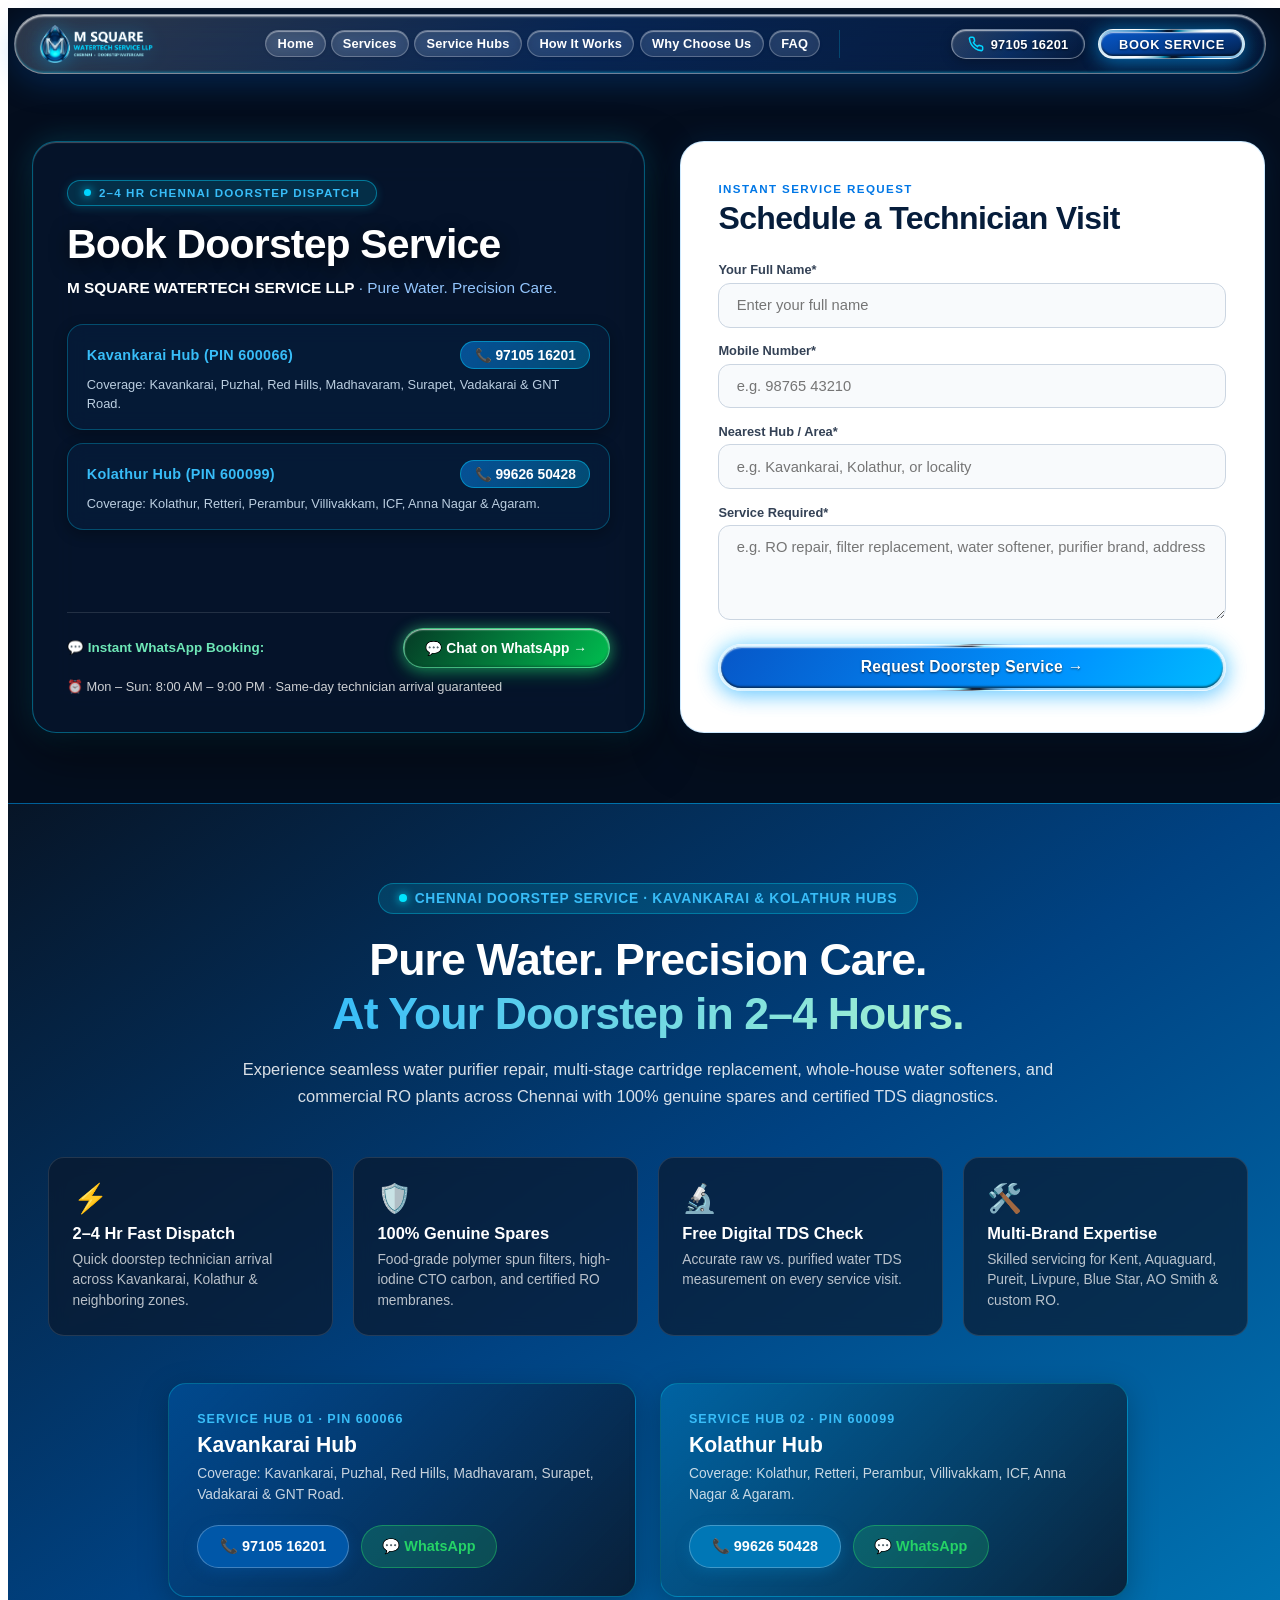
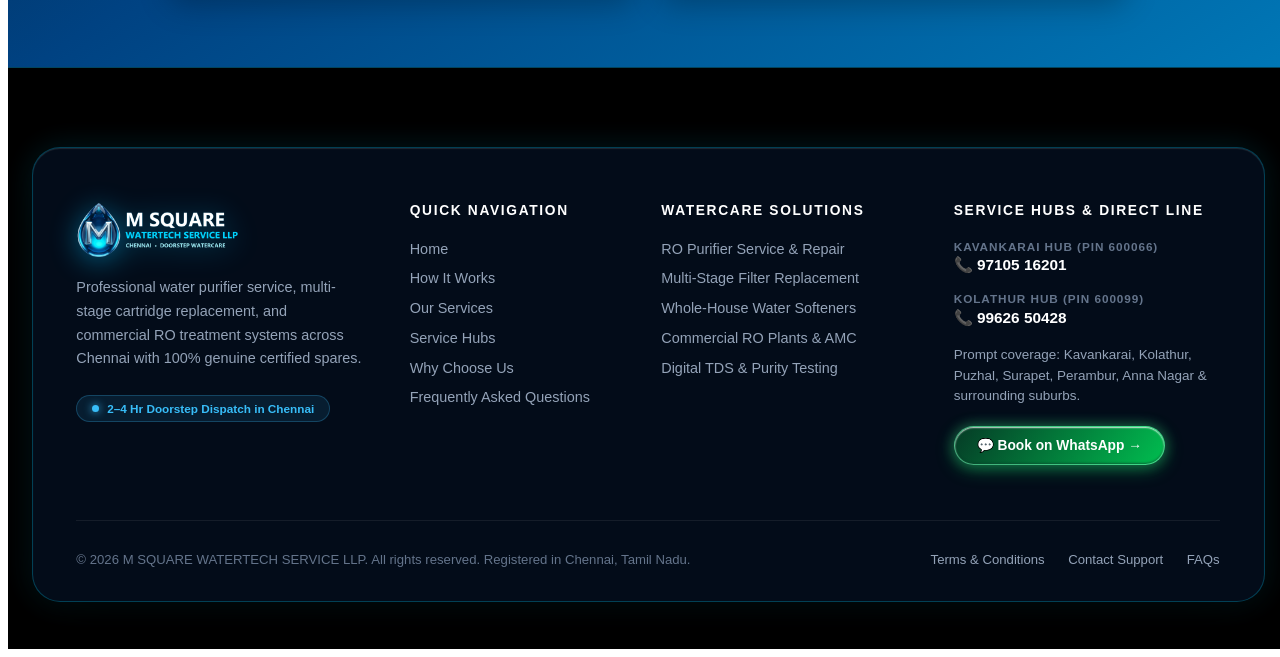
<file: contact.html>
<!DOCTYPE html><!-- Last Published: Tue Jun 30 2026 09:57:12 GMT+0000 (Coordinated Universal Time) --><html data-wf-domain="msquarewatertech.com" data-wf-page="645008656a042e1f54d2b81c" data-wf-site="645008656a042eb7d9d2b816" lang="en"><head><meta charset="utf-8"/><link href="https://cdn.prod.website-files.com" rel="preconnect" crossorigin="anonymous"/><title>Contact & Book Service | M SQUARE WATERTECH SERVICE LLP</title><meta content="Book expert water purifier repair, filter replacement, water softeners, and commercial treatment in Chennai. Kavankarai: 97105 16201, Kolathur: 99626 50428, WhatsApp: 919962650428." name="description"/><meta content="Contact & Book Service | M SQUARE WATERTECH SERVICE LLP" property="og:title"/><meta content="Book expert water purifier repair, filter replacement, water softeners, and commercial treatment in Chennai. Kavankarai: 97105 16201, Kolathur: 99626 50428, WhatsApp: 919962650428." property="og:description"/><meta content="assets/hero.jpg" property="og:image"/><meta content="Contact & Book Service | M SQUARE WATERTECH SERVICE LLP" name="twitter:title"/><meta content="Book expert water purifier repair, filter replacement, water softeners, and commercial treatment in Chennai. Kavankarai: 97105 16201, Kolathur: 99626 50428, WhatsApp: 919962650428." name="twitter:description"/><meta content="assets/hero.jpg" name="twitter:image"/><meta property="og:type" content="website"/><meta content="summary_large_image" name="twitter:card"/><meta content="width=device-width, initial-scale=1" name="viewport"/><link href="https://cdn.prod.website-files.com/645008656a042eb7d9d2b816/css/pani-source-dev.webflow.shared.8eaa2d05f.min.css" rel="stylesheet" type="text/css" integrity="sha384-jqotBf7Sfc0bRSVAPVM/8SV7ODmJ4if0Ket7LcudKyToJM+Xk2HHeWK3FF9t19sH" crossorigin="anonymous"/><script type="text/javascript">!function(o,c){var n=c.documentElement,t=" w-mod-";n.className+=t+"js",("ontouchstart"in o||o.DocumentTouch&&c instanceof DocumentTouch)&&(n.className+=t+"touch")}(window,document);</script><link href="https://cdn.prod.website-files.com/645008656a042eb7d9d2b816/645008656a042eeb94d2b8b6_icon-sm.jpg" rel="shortcut icon" type="image/x-icon"/><link href="https://cdn.prod.website-files.com/645008656a042eb7d9d2b816/645008656a042e1af1d2b8b7_icon-lg.jpg" rel="apple-touch-icon"/><meta name="keywords" content="water purifier service Chennai, RO repair Kavankarai, RO service Kolathur, water softener Chennai, filter cartridge replacement, domestic RO maintenance, commercial RO plant Chennai, iron removal filter, UF UV water purifier, M SQUARE WATERTECH SERVICE LLP"><style>

.msquare-logo-img { width: 8.5rem !important; height: auto !important; max-height: 2.6rem; }

.msquare-logo-img-f { width: 9rem !important; height: auto !important; max-height: 2.8rem; }

</style>


<style id="msquare-brand-global">
/* ═══════════════════════════════════════════════════════════════
   M SQUARE WATERTECH SERVICE LLP — Refined Brand Palette & Typography
   Primary:   #0057a8  (Deep Ocean Blue)
   Accent:    #00b4d8  (Aqua Teal)
   Dark:      #0a1628  (Midnight Navy)
   Light BG:  #f0f7fd  (Soft Ice Blue)
   CTA:       #0093fe  (Electric Blue)
   Success:   #059669  (Certified Emerald)
   ═══════════════════════════════════════════════════════════════ */

:root {
  --ms-primary:     #0057a8;
  --ms-accent:      #00b4d8;
  --ms-dark:        #0a1628;
  --ms-light-bg:    #f0f7fd;
  --ms-cta:         #0093fe;
  --ms-white:       #ffffff;
  --ms-text:        #1e293b;
  --ms-muted:       rgba(30, 41, 59, 0.7);
  --ms-border:      rgba(0, 87, 168, 0.14);
  --ms-grad:        linear-gradient(145deg, #0a1628 0%, #0057a8 55%, #00b4d8 100%);
  --ms-cta-grad:    linear-gradient(135deg, #0057a8 0%, #0093fe 100%);
}

/* ── Global Font Smoothing ── */
body {
  color: var(--ms-text);
  font-family: -apple-system, BlinkMacSystemFont, "Segoe UI", Roboto, "Helvetica Neue", Arial, sans-serif;
  overflow-x: hidden;
}

/* ── Navbar ── */
.nav-bar {
  background: rgba(255, 255, 255, 0.96) !important;
  backdrop-filter: blur(20px) !important;
  -webkit-backdrop-filter: blur(20px) !important;
  border-bottom: 1px solid rgba(0, 87, 168, 0.12) !important;
  box-shadow: 0 4px 20px rgba(0, 87, 168, 0.06) !important;
}

.nav-link .btn-text,
.nav-link .btn-text-ab {
  color: var(--ms-dark) !important;
  font-weight: 600 !important;
  font-size: 0.94rem !important;
  letter-spacing: -0.01em !important;
}

.nav-link:hover .btn-text,
.nav-link.w--current .btn-text {
  color: var(--ms-primary) !important;
}

/* ── Primary CTA Button ── */
.btn-primary.bg-blue,
.btn-primary {
  background: var(--ms-cta-grad) !important;
  box-shadow: 0 4px 14px rgba(0, 147, 254, 0.35) !important;
  border-radius: 100px !important;
  transition: transform 0.2s ease, box-shadow 0.2s ease !important;
}

.btn-primary:hover {
  transform: translateY(-2px) !important;
  box-shadow: 0 6px 20px rgba(0, 147, 254, 0.45) !important;
}

/* ── Headings on Light Backgrounds ── */
.heading-large,
.heading-xlarge,
.heading-medium,
.heading-small,
.heading-x-small {
  color: var(--ms-dark);
  font-weight: 700;
  letter-spacing: -0.02em;
}

/* ── CRITICAL FIX: Headings on Dark / Blue Backgrounds MUST be Crisp White ── */
.bg-blue .heading-xlarge,
.bg-blue .heading-large,
.bg-blue .heading-medium,
.bg-blue .heading-small,
.bg-blue .heading-x-small,
.bg-blue .span-text,
.bg-grad .heading-xlarge,
.bg-grad .heading-large,
.bg-grad .heading-medium,
.bg-grad .heading-small,
.bg-grad .span-text,
.hero-parent.dark .heading-large,
.hero-parent.dark .heading-medium,
.hero-parent.dark .span-text,
.dark .heading-large,
.dark .heading-medium,
.dark .span-text,
.hero-parent .heading-large.text-white,
.hero-parent .heading-medium.text-white,
.text-white,
.text-white * {
  color: #ffffff !important;
}

.bg-blue .fade,
.bg-grad .fade,
.hero-parent.dark .fade {
  color: rgba(255, 255, 255, 0.88) !important;
}

/* ── Headings inside white cards ── */
.bg-white .heading-large,
.bg-white .heading-medium,
.bg-white .heading-small,
.bg-white .heading-x-small,
.card-info .heading-medium,
.card-info .heading-small,
.card-info-slide .heading-x-small,
.water-care-card .card-title,
.water-care-card .card-subtitle {
  color: var(--ms-dark) !important;
}

.bg-white .fade,
.card-info .fade,
.card-info-slide .fade {
  color: rgba(30, 41, 59, 0.75) !important;
}

/* ── Hero / Background Gradient overrides ── */
.bg-grad {
  background: var(--ms-grad) !important;
}

.bg-blue {
  background: linear-gradient(160deg, #0a1628 0%, #0057a8 60%, #0077b6 100%) !important;
}

.hero-parent.dark {
  background: #0a1628 !important;
}

/* ── Super Text Marquee Gradients ── */
.super-text-grad {
  background: linear-gradient(180deg, rgba(255, 255, 255, 0.85) 0%, rgba(255, 255, 255, 0.05) 100%) !important;
  -webkit-background-clip: text !important;
  -webkit-text-fill-color: transparent !important;
  font-weight: 900 !important;
  letter-spacing: 0.06em !important;
}

.super-text-grad-blue {
  background: linear-gradient(180deg, rgba(0, 180, 216, 0.9) 0%, rgba(0, 87, 168, 0.1) 100%) !important;
  -webkit-background-clip: text !important;
  -webkit-text-fill-color: transparent !important;
  font-weight: 900 !important;
  letter-spacing: 0.06em !important;
}

/* ── Footer ── */
.footer {
  background: #08111e !important;
  border-top: 2px solid rgba(0, 180, 216, 0.25) !important;
  padding-top: 4rem !important;
  padding-bottom: 2.5rem !important;
}

.footer .msquare-logo-img-f {
  max-width: 160px !important;
  height: auto !important;
}

.footer .nav-link-f.large div {
  color: rgba(255, 255, 255, 0.85) !important;
  transition: color 0.2s ease !important;
}

.footer .nav-link-f.large:hover div {
  color: var(--ms-accent) !important;
}

.footer .flex-split.text-white {
  border-top: 1px solid rgba(255, 255, 255, 0.1) !important;
  padding-top: 1.5rem !important;
  margin-top: 2rem !important;
}

/* ── Service Hubs Info Cards ── */
.info-card.bg-blue-shade {
  background: linear-gradient(135deg, #0057a8 0%, #0077b6 100%) !important;
  border-radius: 20px !important;
  border: 1px solid rgba(255, 255, 255, 0.15) !important;
}

.info-card.bg-green {
  background: linear-gradient(135deg, #065f46 0%, #059669 100%) !important;
  border-radius: 20px !important;
}

.info-card.bg-shade {
  background: linear-gradient(135deg, #0a1628 0%, #1e293b 100%) !important;
  border-radius: 20px !important;
}

.info-card.bg-white {
  background: #ffffff !important;
  border-radius: 20px !important;
  box-shadow: 0 8px 30px rgba(0, 0, 0, 0.06) !important;
}

/* ── Section Alignment & Container Spacing ── */
.container {
  max-width: 1240px !important;
  padding-left: clamp(1.2rem, 4vw, 3rem) !important;
  padding-right: clamp(1.2rem, 4vw, 3rem) !important;
}

.section {
  padding-top: clamp(3.5rem, 6vw, 6rem) !important;
  padding-bottom: clamp(3.5rem, 6vw, 6rem) !important;
}

/* ── FAQ Accordion Alignment ── */
.tab-wrap {
  border-bottom: 1px solid rgba(0, 87, 168, 0.12) !important;
  transition: all 0.25s ease !important;
}

.tab-parent:hover {
  color: var(--ms-primary) !important;
}

/* ── Form Inputs ── */
.text-field.dark,
.textarea {
  border: 1.5px solid rgba(0, 180, 216, 0.3) !important;
  background: rgba(10, 22, 40, 0.75) !important;
  border-radius: 12px !important;
  color: #ffffff !important;
  padding: 0.9rem 1.2rem !important;
}

.text-field.dark:focus,
.textarea:focus {
  border-color: var(--ms-accent) !important;
  box-shadow: 0 0 0 3px rgba(0, 180, 216, 0.25) !important;
  outline: none !important;
}

/* ── Responsive Polish ── */
@media (max-width: 991px) {
  .w-layout-grid._3-col-grid {
    grid-template-columns: 1fr !important;
    gap: 2rem !important;
  }
  .w-layout-grid._2-col-grid-alt {
    grid-template-columns: 1fr !important;
    gap: 2rem !important;
  }
}

@media (max-width: 767px) {
  .nav-bar {
    padding: 0.75rem 1rem !important;
  }
  .footer-grid {
    grid-template-columns: 1fr !important;
    gap: 2rem !important;
  }
  .flex-split.text-white {
    flex-direction: column !important;
    gap: 1rem !important;
    text-align: center !important;
  }
}
</style>

<link rel="stylesheet" href="msq-design.css" type="text/css"/>
<link rel="stylesheet" href="msq-navbar-hero.css"/>
<link rel="stylesheet" href="msq-contact.css"/>
</head><body>
<!-- M SQUARE BRANDED BLUE SCREEN LOADER -->
<div id="msq-page-loader" class="msq-page-loader">
  <div class="msq-loader-inner">
    <div class="msq-loader-logo-wrap">
      <img src="msq-emblem-3d.png" alt="M SQUARE" class="msq-loader-emblem-img">
    </div>
    <div class="msq-loader-text-group">
      <h1 class="msq-loader-brand-title">M SQUARE</h1>
      <div class="msq-loader-brand-sub">WATERTECH SERVICE LLP</div>
      <div class="msq-loader-tag">CHENNAI &middot; DOORSTEP WATERCARE</div>
    </div>
    <div class="msq-loader-bar-wrap">
      <div class="msq-loader-bar-fill"></div>
    </div>
  </div>
</div>
<script id="msq-loader-script">
(function() {
  function dismissLoader() {
    var loader = document.getElementById('msq-page-loader');
    if (loader && !loader.classList.contains('msq-loader-hidden')) {
      loader.classList.add('msq-loader-hidden');
      setTimeout(function() {
        if (loader && loader.parentNode) loader.parentNode.removeChild(loader);
      }, 600);
    }
  }
  if (document.readyState === 'complete' || document.readyState === 'interactive') {
    setTimeout(dismissLoader, 650);
  } else {
    window.addEventListener('DOMContentLoaded', function() { setTimeout(dismissLoader, 650); });
    window.addEventListener('load', function() { setTimeout(dismissLoader, 650); });
    setTimeout(dismissLoader, 900);
  }
})();
</script>
<div class="styles w-embed"><style> 

  html { font-size: calc(0.625rem + 0.41666666666666663vw); }

  @media screen and (max-width:1920px) { html { font-size: calc(0.625rem + 0.41666666666666674vw); } }

  @media screen and (max-width:1440px) { html { font-size: calc(0.8126951092611863rem + 0.20811654526534862vw); } }

  @media screen and (max-width:479px) { html { font-size: calc(0.7494769874476988rem + 0.8368200836820083vw); } 

} 



body {

	-webkit-font-smoothing: antialiased;

	-moz-osx-font-smoothing: grayscale;

}



::-webkit-scrollbar {

   width: 0px;

}



::-webkit-scrollbar-track {

   background: transparent;

}



.splide__pagination {

display: none;

}



.drag-parent {

pointer-events:none;

}



.overlay-grad {

pointer-events:none;

}



.slider-img {

pointer-events:none;

}



.img-parent.ab-menu {

pointer-events:none;

}



.info-parent {

pointer-events:none;

}



.super-text-grad {

background: linear-gradient(180deg, rgba(250,250,250,1) 0%, rgba(250,250,250,0) 100%);

-webkit-background-clip: text;

-webkit-text-fill-color: transparent;

}



.super-text-grad-blue {

background: linear-gradient(180deg, rgba(0,147,254,1) 0%, rgba(0,147,254,0) 100%);

-webkit-background-clip: text;

-webkit-text-fill-color: transparent;

}



.round {

-webkit-mask-image: -webkit-radial-gradient(white, black);

}

.btn-primary {

-webkit-mask-image: -webkit-radial-gradient(white, black);

}

</style>



<style>

@media screen and (min-width: 1919px) { 

}



@media only screen and (min-width: 992px) and (max-width: 1441px){



}

</style>



<style>

.pod-parent {

-webkit-perspective:<some value> !important; 

-webkit-backface-visibility:none !important;

 -webkit-transform-style: preserve !important;

    -webkit-transform: translate3d(0, 0, 0);

}

</style>
</div><div class="menu-parent"><div class="menu-wrap"><div class="inner-whipe-menu"></div><div class="parent menu"><div class="w-layout-grid menu-grid"><div id="w-node-_3d9518e4-e66d-617f-2e9f-fed39e23aa08-9e23aa04" class="menu-child"><div id="w-node-_3d9518e4-e66d-617f-2e9f-fed39e23aa09-9e23aa04" class="border-side-menu"></div><div class="menu-grand-child"><a data-w-id="3d9518e4-e66d-617f-2e9f-fed39e23aa0b" href="how-it-works.html" class="link-wrap one w-inline-block"><div class="nav-link-large"><div class="border-line-btm blue"></div><div class="btn-text">How It Works</div><div class="btn-text-ab">How It Works</div></div><div class="img-parent ab-menu round"><div id="w-node-_3d9518e4-e66d-617f-2e9f-fed39e23aa13-9e23aa04" class="img-child"><div class="video-bg w-embed"><video poster="assets/msq-filter-cartridges.jpg" class="lazy" playsinline autoplay muted loop style="width: 100%; height: 100%; object-fit: cover">

	<source src="assets/filter-ani.mp4" data-src="assets/filter-ani.mp4" type="video/mp4" class="thevideo" style="min-width: 100%; min-height: 100%">

</video></div></div></div></a><a data-w-id="3d9518e4-e66d-617f-2e9f-fed39e23aa15" href="pods.html" class="link-wrap two w-inline-block"><div class="nav-link-large"><div class="btn-text">Services</div><div class="btn-text-ab">Services</div><div class="border-line-btm blue"></div></div><div class="img-parent ab-menu round"><div id="w-node-_3d9518e4-e66d-617f-2e9f-fed39e23aa1d-9e23aa04" class="img-child"><div class="video-bg w-embed"><video poster="assets/msq-hero-banner.jpg" class="lazy" playsinline autoplay muted loop style="width: 100%; height: 100%; object-fit: cover">

	<source src="assets/bubbles.mp4" data-src="assets/bubbles.mp4" type="video/mp4" class="thevideo" style="min-width: 100%; min-height: 100%">

</video></div></div></div></a><a data-w-id="3d9518e4-e66d-617f-2e9f-fed39e23aa1f" href="sustainability.html" class="link-wrap three w-inline-block"><div class="nav-link-large"><div class="btn-text">Service Hubs</div><div class="btn-text-ab">Service Hubs</div><div class="border-line-btm blue"></div></div><div class="img-parent ab-menu round"><div id="w-node-_3d9518e4-e66d-617f-2e9f-fed39e23aa27-9e23aa04" class="img-child bg-grad"><img src="assets/app-hero.jpg" loading="lazy" sizes="100vw"  alt="" class="img-cover sm"/><div class="video-bg size blend w-embed"><video poster="https://cdn.prod.website-files.com/6426f64494011de4e04eb8d9/64456412e83dafb32c42cdf6_bubbles.jpg" class="lazy" playsinline autoplay loop muted style="width: 100%; height: 100%; object-fit: cover">

	<source src="assets/bubbles.mp4" data-src="assets/bubbles.mp4" type="video/mp4" class="thevideo" style="min-width: 100%; min-height: 100%">

</video></div></div></div></a><div class="hide-d-s-m"><a data-w-id="8505fd1d-58a5-1f0e-9da5-8eaf23a5d500" href="contact.html" class="btn-primary bg-blue w-inline-block"><img src="https://cdn.prod.website-files.com/645008656a042eb7d9d2b816/645008656a042eaadad2b82d_icon-sm.svg" loading="lazy" alt="" class="icon-sm"/><div class="div-hide z-index"><div class="btn-text">Book Service</div><div class="btn-text-ab">Book Service</div></div><div class="btn-bg"></div></a></div><a data-w-id="3d9518e4-e66d-617f-2e9f-fed39e23aa29" href="about.html" class="link-wrap four w-inline-block"><div class="nav-link-large"><div class="btn-text">Why Choose Us</div><div class="btn-text-ab">Why Choose Us</div><div class="border-line-btm blue"></div></div><div class="img-parent ab-menu round"><div id="w-node-_3d9518e4-e66d-617f-2e9f-fed39e23aa31-9e23aa04" class="img-child"><img src="assets/water-technician-service.jpg" loading="lazy" sizes="(max-width: 479px) 100vw, 49vw"  alt="" class="img-cover"/></div></div></a><div class="spacer-large"></div><div class="menu-grand-child _2nd"><a data-w-id="3d9518e4-e66d-617f-2e9f-fed39e23aa3a" href="faq.html" class="nav-link-f large black w-inline-block"><div class="btn-text fade">FAQs</div><div class="btn-text-ab fade">FAQs</div></a><a data-w-id="3d9518e4-e66d-617f-2e9f-fed39e23aa3f" href="contact.html" aria-current="page" class="nav-link-f large black w-inline-block w--current"><div class="btn-text fade">Contact</div><div class="btn-text-ab fade">Contact</div></a><a data-w-id="3d9518e4-e66d-617f-2e9f-fed39e23aa44" href="terms.html" class="nav-link-f large black w-inline-block"><div class="btn-text fade">Terms</div><div class="btn-text-ab fade">Terms</div></a></div></div><div class="spacer-large"></div><div class="fade menu">&copy; M SQUARE WATERTECH SERVICE LLP &middot; Kavankarai: 97105 16201 &middot; Kolathur: 99626 50428</div><div class="img-parent ab-menu round z-index"><div id="w-node-d2ea092f-badf-f38e-8fff-24a158b85e5c-9e23aa04" class="img-child"><img src="assets/water-technician-service.jpg" loading="lazy" sizes="(max-width: 479px) 100vw, (max-width: 767px) 48vw, 317px"  alt="" class="img-cover"/></div></div></div></div></div></div></div><!-- M SQUARE PREMIUM ROYAL BLUE GLASS NAVBAR -->
<nav class="msq-navbar" id="msqNavbar">
  <div class="msq-navbar-container">
    <!-- LEFT GROUP: Logo -->
    <div class="msq-nav-left">
      <a href="index.html" class="msq-nav-logo" aria-label="M SQUARE WATERTECH SERVICE LLP - Home">
        <img src="msquare-logo-3d.png" alt="M SQUARE WATERTECH SERVICE LLP" class="msq-logo-img" />
      </a>
    </div>

    <!-- CENTRE GROUP: 6 Nav Links -->
    <div class="msq-nav-centre">
      <a href="index.html" class="msq-link">Home</a>
      <a href="pods.html" class="msq-link">Services</a>
      <a href="sustainability.html" class="msq-link">Service Hubs</a>
      <a href="how-it-works.html" class="msq-link">How It Works</a>
      <a href="about.html" class="msq-link">Why Choose Us</a>
      <a href="faq.html" class="msq-link">FAQ</a>
    </div>

    <!-- RIGHT GROUP: Phone + Book Service + Mobile Menu Toggle -->
    <div class="msq-nav-right">
      <a href="tel:9710516201" class="msq-nav-phone" title="Call Dispatch Hotline: 97105 16201">
        <svg class="msq-phone-svg" width="16" height="16" viewBox="0 0 24 24" fill="none" stroke="currentColor" stroke-width="2.3" stroke-linecap="round" stroke-linejoin="round">
          <path d="M22 16.92v3a2 2 0 0 1-2.18 2 19.79 19.79 0 0 1-8.63-3.07 19.5 19.5 0 0 1-6-6 19.79 19.79 0 0 1-3.07-8.67A2 2 0 0 1 4.11 2h3a2 2 0 0 1 2 1.72 12.84 12.84 0 0 0 .7 2.81 2 2 0 0 1-.45 2.11L8.09 9.91a16 16 0 0 0 6 6l1.27-1.27a2 2 0 0 1 2.11-.45 12.84 12.84 0 0 0 2.81.7A2 2 0 0 1 22 16.92z"/>
        </svg>
        <span class="msq-phone-digits">97105 16201</span>
      </a>

      <a href="contact.html" class="msq-nav-cta" title="Book Doorstep Service">
        <span class="msq-cta-text">BOOK SERVICE</span>
      </a>

      <!-- Mobile Hamburger Button -->
      <button class="msq-hamburger" id="msqNavToggle" aria-label="Toggle Navigation Menu" aria-expanded="false">
        <span class="msq-ham-line"></span>
        <span class="msq-ham-line"></span>
        <span class="msq-ham-line"></span>
      </button>
    </div>
  </div>
</nav>

<!-- Mobile Navigation Drawer -->
<div class="msq-mobile-drawer" id="msqMobileDrawer">
  <div class="msq-drawer-backdrop" id="msqDrawerBackdrop"></div>
  <div class="msq-drawer-panel">
    <div class="msq-drawer-header">
      <img src="msquare-logo-3d.png" alt="M SQUARE" class="msq-drawer-logo"/>
      <button class="msq-drawer-close" id="msqDrawerClose" aria-label="Close Navigation Menu">&times;</button>
    </div>
    <div class="msq-drawer-links">
      <a href="index.html" class="msq-drawer-link">Home</a>
      <a href="pods.html" class="msq-drawer-link">Services</a>
      <a href="sustainability.html" class="msq-drawer-link">Service Hubs</a>
      <a href="how-it-works.html" class="msq-drawer-link">How It Works</a>
      <a href="about.html" class="msq-drawer-link">Why Choose Us</a>
      <a href="faq.html" class="msq-drawer-link">FAQ</a>
    </div>
    <div class="msq-drawer-actions">
      <a href="tel:9710516201" class="msq-drawer-phone">
        <span>📞 97105 16201 (Kavankarai)</span>
      </a>
      <a href="tel:9962650428" class="msq-drawer-phone">
        <span>📞 99626 50428 (Kolathur)</span>
      </a>
      <a href="contact.html" class="msq-drawer-cta">
        <span>BOOK SERVICE</span>
      </a>
    </div>
  </div>
</div><div class="pop-up-pre-order bg-grad"><div class="pre-order-parent"><h2 class="heading-large text-white" style="color:#ffffff !important;">Book Doorstep Service</h2><div class="spacer-small"></div><p class="text-width-pre fade" style="color:rgba(255,255,255,0.9) !important;">Book water purifier repair, filter replacement, water softeners, or commercial RO servicing across Kavankarai & Kolathur, Chennai. Call Kavankarai: 97105 16201 | Kolathur: 99626 50428</p><div class="form-pre w-form"><form id="wf-form-Waitlist" name="wf-form-Waitlist" data-name="Waitlist" method="get" class="form-full w-clearfix" data-wf-page-id="645008656a042e1f54d2b81c" data-wf-element-id="89fd67c9-be00-ecc7-3974-1cc0a5da866d"><input class="text-field dark w-input" maxlength="256" name="name-2" data-name="Name 2" placeholder="Name*" type="text" id="name-2" required=""/><input class="text-field dark w-input" maxlength="256" name="Area-Pre-Order-2" data-name="Area Pre Order 2" placeholder="Nearest Hub / Area (Kavankarai / Kolathur / Locality)*" type="text" id="Email-Pre-Order-2" required=""/><input type="submit" data-wait="Please wait..." class="submit-button-fill w-button" value="Request Service"/></form><div class="success-message w-form-done"><div>Thank you!</div></div><div class="error-message w-form-fail"><div>Something went wrong.</div></div></div><div data-w-id="89fd67c9-be00-ecc7-3974-1cc0a5da8677" class="plus-parent ab-tr roate"><img alt="" loading="lazy" src="https://cdn.prod.website-files.com/645008656a042eb7d9d2b816/645008656a042e1dd9d2b887_%2Bicon.svg"/></div></div><div class="video-bg size blend w-embed"><video poster="https://cdn.prod.website-files.com/6426f64494011de4e04eb8d9/64456412e83dafb32c42cdf6_bubbles.jpg" class="lazy" playsinline autoplay loop muted style="width: 100%; height: 100%; object-fit: cover">

	<source src="assets/bubbles.mp4" data-src="assets/bubbles.mp4" type="video/mp4" class="thevideo" style="min-width: 100%; min-height: 100%">

</video></div></div><header class="msq-contact-hero">
  <div class="msq-contact-container">
    <div class="msq-contact-grid">
      
      <!-- LEFT: BUBBLE INFO CARD -->
      <div class="msq-contact-info-card">
        <!-- Ambient Water Bubbles Video Background -->
        <div class="msq-contact-bubbles-bg">
          <video autoplay playsinline muted loop poster="https://cdn.prod.website-files.com/6426f64494011de4e04eb8d9/64456412e83dafb32c42cdf6_bubbles.jpg">
            <source src="assets/bubbles.mp4" type="video/mp4">
          </video>
        </div>

        <div class="msq-contact-info-content">
          <div>
            <div class="msq-contact-eyebrow">
              <span class="msq-contact-eyebrow-dot"></span>
              2–4 HR CHENNAI DOORSTEP DISPATCH
            </div>
            <h1 class="msq-contact-title">Book Doorstep Service</h1>
            <div class="msq-contact-brand-sub">
              <strong>M SQUARE WATERTECH SERVICE LLP</strong> &middot; Pure Water. Precision Care.
            </div>
          </div>

          <div class="msq-contact-hubs-wrap">
            <!-- Hub 1: Kavankarai -->
            <div class="msq-contact-hub-card">
              <div class="msq-contact-hub-top">
                <span class="msq-contact-hub-title">Kavankarai Hub (PIN 600066)</span>
                <a href="tel:9710516201" class="msq-contact-hub-phone">📞 97105 16201</a>
              </div>
              <p class="msq-contact-hub-areas">Coverage: Kavankarai, Puzhal, Red Hills, Madhavaram, Surapet, Vadakarai &amp; GNT Road.</p>
            </div>

            <!-- Hub 2: Kolathur -->
            <div class="msq-contact-hub-card">
              <div class="msq-contact-hub-top">
                <span class="msq-contact-hub-title">Kolathur Hub (PIN 600099)</span>
                <a href="tel:9962650428" class="msq-contact-hub-phone">📞 99626 50428</a>
              </div>
              <p class="msq-contact-hub-areas">Coverage: Kolathur, Retteri, Perambur, Villivakkam, ICF, Anna Nagar &amp; Agaram.</p>
            </div>
          </div>

          <div class="msq-contact-extras">
            <div class="msq-contact-wa-row">
              <span class="msq-contact-wa-label">💬 Instant WhatsApp Booking:</span>
              <a href="https://wa.me/919962650428?text=Hi%20M%20Square%2C%20I%20would%20like%20to%20book%20a%20doorstep%20water%20purifier%20service." target="_blank" class="msq-footer-wa-btn">💬 Chat on WhatsApp &rarr;</a>
            </div>
            <div class="msq-contact-timing">
              <span>⏰ Mon &ndash; Sun: 8:00 AM &ndash; 9:00 PM &middot; Same-day technician arrival guaranteed</span>
            </div>
          </div>
        </div>
      </div>

      <!-- RIGHT: FORM CARD -->
      <div class="msq-contact-form-card">
        <div class="msq-form-header">
          <div class="msq-form-eyebrow">INSTANT SERVICE REQUEST</div>
          <h2 class="msq-form-title">Schedule a Technician Visit</h2>
        </div>
        <form id="wf-form-Email-Form-Contact" name="wf-form-Email-Form-Contact" class="msq-contact-form" method="get">
          <div class="msq-form-group">
            <label for="First-Name">Your Full Name*</label>
            <input class="msq-form-input" maxlength="256" name="First-Name" placeholder="Enter your full name" type="text" id="First-Name" required=""/>
          </div>
          <div class="msq-form-group">
            <label for="Mobile-Number">Mobile Number*</label>
            <input class="msq-form-input" maxlength="256" name="Mobile" placeholder="e.g. 98765 43210" type="tel" id="Mobile-Number" required=""/>
          </div>
          <div class="msq-form-group">
            <label for="Area-Locality">Nearest Hub / Area*</label>
            <input class="msq-form-input" maxlength="256" name="Area" placeholder="e.g. Kavankarai, Kolathur, or locality" type="text" id="Area-Locality" required=""/>
          </div>
          <div class="msq-form-group">
            <label for="How-can-we-help-you">Service Required*</label>
            <textarea class="msq-form-textarea" maxlength="5000" name="How-can-we-help-you" placeholder="e.g. RO repair, filter replacement, water softener, purifier brand, address" id="How-can-we-help-you" required=""></textarea>
          </div>
          <button type="submit" class="msq-liquid-btn-primary msq-form-submit">
            <span>Request Doorstep Service &rarr;</span>
          </button>
        </form>
      </div>

    </div>
  </div>
</header>
<!-- M SQUARE PRE-FOOTER CTA SECTION -->
<section class="msquare-prefooter-cta" style="background: linear-gradient(145deg, #071527 0%, #004282 50%, #0077b6 100%); padding: 5rem 1.5rem 4.5rem; color: #ffffff; position: relative; overflow: hidden; border-top: 1px solid rgba(0, 180, 216, 0.25);">
  <!-- Subtle Background Water Bubble Ambience -->
  <div style="position: absolute; inset: 0; opacity: 0.22; pointer-events: none; z-index: 1;">
    <video autoplay playsinline muted loop style="width: 100%; height: 100%; object-fit: cover;">
      <source src="assets/bubbles.mp4" type="video/mp4">
    </video>
  </div>
  
  <div style="max-width: 1200px; margin: 0 auto; position: relative; z-index: 2;">
    <!-- Top Pill Badge & Headings -->
    <div style="text-align: center; max-width: 840px; margin: 0 auto 3rem;">
      <div style="display: inline-flex; align-items: center; gap: 8px; background: rgba(0, 180, 216, 0.18); border: 1px solid rgba(0, 180, 216, 0.45); padding: 7px 20px; border-radius: 999px; font-size: 0.88rem; font-weight: 700; color: #38bdf8; letter-spacing: 0.05em; text-transform: uppercase; margin-bottom: 1.25rem;">
        <span style="display: inline-block; width: 8px; height: 8px; border-radius: 50%; background: #00e5ff; box-shadow: 0 0 10px #00e5ff;"></span>
        Chennai Doorstep Service &middot; Kavankarai &amp; Kolathur Hubs
      </div>
      <h2 style="font-size: clamp(2rem, 4vw, 2.85rem); font-weight: 800; color: #ffffff; line-height: 1.2; margin: 0 0 1rem; letter-spacing: -0.02em;">
        Pure Water. Precision Care.<br><span style="background: linear-gradient(90deg, #38bdf8, #a7f3d0); -webkit-background-clip: text; -webkit-text-fill-color: transparent;">At Your Doorstep in 2–4 Hours.</span>
      </h2>
      <p style="font-size: 1.05rem; color: rgba(255, 255, 255, 0.85); line-height: 1.65; margin: 0;">
        Experience seamless water purifier repair, multi-stage cartridge replacement, whole-house water softeners, and commercial RO plants across Chennai with 100% genuine spares and certified TDS diagnostics.
      </p>
    </div>

    <!-- 4 Key Guarantee Feature Cards -->
    <div style="display: grid; grid-template-columns: repeat(auto-fit, minmax(230px, 1fr)); gap: 1.25rem; margin-bottom: 3rem;">
      <div style="background: rgba(10, 22, 40, 0.65); border: 1px solid rgba(255, 255, 255, 0.12); border-radius: 16px; padding: 1.5rem; backdrop-filter: blur(8px);">
        <div style="font-size: 1.8rem; margin-bottom: 0.6rem;">⚡</div>
        <h4 style="font-size: 1.05rem; font-weight: 700; color: #ffffff; margin: 0 0 0.4rem;">2–4 Hr Fast Dispatch</h4>
        <p style="font-size: 0.88rem; color: rgba(255, 255, 255, 0.72); margin: 0; line-height: 1.5;">Quick doorstep technician arrival across Kavankarai, Kolathur &amp; neighboring zones.</p>
      </div>

      <div style="background: rgba(10, 22, 40, 0.65); border: 1px solid rgba(255, 255, 255, 0.12); border-radius: 16px; padding: 1.5rem; backdrop-filter: blur(8px);">
        <div style="font-size: 1.8rem; margin-bottom: 0.6rem;">🛡️</div>
        <h4 style="font-size: 1.05rem; font-weight: 700; color: #ffffff; margin: 0 0 0.4rem;">100% Genuine Spares</h4>
        <p style="font-size: 0.88rem; color: rgba(255, 255, 255, 0.72); margin: 0; line-height: 1.5;">Food-grade polymer spun filters, high-iodine CTO carbon, and certified RO membranes.</p>
      </div>

      <div style="background: rgba(10, 22, 40, 0.65); border: 1px solid rgba(255, 255, 255, 0.12); border-radius: 16px; padding: 1.5rem; backdrop-filter: blur(8px);">
        <div style="font-size: 1.8rem; margin-bottom: 0.6rem;">🔬</div>
        <h4 style="font-size: 1.05rem; font-weight: 700; color: #ffffff; margin: 0 0 0.4rem;">Free Digital TDS Check</h4>
        <p style="font-size: 0.88rem; color: rgba(255, 255, 255, 0.72); margin: 0; line-height: 1.5;">Accurate raw vs. purified water TDS measurement on every service visit.</p>
      </div>

      <div style="background: rgba(10, 22, 40, 0.65); border: 1px solid rgba(255, 255, 255, 0.12); border-radius: 16px; padding: 1.5rem; backdrop-filter: blur(8px);">
        <div style="font-size: 1.8rem; margin-bottom: 0.6rem;">🛠️</div>
        <h4 style="font-size: 1.05rem; font-weight: 700; color: #ffffff; margin: 0 0 0.4rem;">Multi-Brand Expertise</h4>
        <p style="font-size: 0.88rem; color: rgba(255, 255, 255, 0.72); margin: 0; line-height: 1.5;">Skilled servicing for Kent, Aquaguard, Pureit, Livpure, Blue Star, AO Smith &amp; custom RO.</p>
      </div>
    </div>

    <!-- Hub Contact Action Cards -->
    <div style="display: grid; grid-template-columns: repeat(auto-fit, minmax(320px, 1fr)); gap: 1.5rem; max-width: 960px; margin: 0 auto;">
      <!-- Kavankarai Hub Card -->
      <div style="background: linear-gradient(135deg, rgba(0, 87, 168, 0.55) 0%, rgba(10, 22, 40, 0.85) 100%); border: 1.5px solid rgba(0, 180, 216, 0.4); border-radius: 18px; padding: 1.8rem; text-align: left; box-shadow: 0 8px 30px rgba(0, 0, 0, 0.25);">
        <div style="font-size: 0.8rem; text-transform: uppercase; color: #38bdf8; font-weight: 800; letter-spacing: 0.08em; margin-bottom: 0.4rem;">Service Hub 01 &middot; PIN 600066</div>
        <h3 style="font-size: 1.35rem; color: #ffffff; font-weight: 800; margin: 0 0 0.5rem;">Kavankarai Hub</h3>
        <p style="font-size: 0.88rem; color: rgba(255, 255, 255, 0.78); line-height: 1.5; margin: 0 0 1.25rem;">Coverage: Kavankarai, Puzhal, Red Hills, Madhavaram, Surapet, Vadakarai &amp; GNT Road.</p>
        <div style="display: flex; gap: 0.75rem; flex-wrap: wrap;">
          <a href="tel:9710516201" style="display: inline-flex; align-items: center; gap: 8px; background: #0057a8; color: #ffffff; padding: 0.75rem 1.4rem; border-radius: 999px; text-decoration: none; font-weight: 700; font-size: 0.92rem; border: 1px solid rgba(255, 255, 255, 0.25); box-shadow: 0 4px 14px rgba(0, 87, 168, 0.4);">
            📞 97105 16201
          </a>
          <a href="https://wa.me/919710516201?text=Hi%20M%20Square%20Kavankarai%20Hub%2C%20I%20need%20water%20purifier%20service." target="_blank" style="display: inline-flex; align-items: center; gap: 6px; background: rgba(37, 211, 102, 0.2); color: #25d366; padding: 0.75rem 1.3rem; border-radius: 999px; text-decoration: none; font-weight: 700; font-size: 0.92rem; border: 1px solid rgba(37, 211, 102, 0.45);">
            💬 WhatsApp
          </a>
        </div>
      </div>

      <!-- Kolathur Hub Card -->
      <div style="background: linear-gradient(135deg, rgba(0, 119, 182, 0.55) 0%, rgba(10, 22, 40, 0.85) 100%); border: 1.5px solid rgba(0, 180, 216, 0.4); border-radius: 18px; padding: 1.8rem; text-align: left; box-shadow: 0 8px 30px rgba(0, 0, 0, 0.25);">
        <div style="font-size: 0.8rem; text-transform: uppercase; color: #38bdf8; font-weight: 800; letter-spacing: 0.08em; margin-bottom: 0.4rem;">Service Hub 02 &middot; PIN 600099</div>
        <h3 style="font-size: 1.35rem; color: #ffffff; font-weight: 800; margin: 0 0 0.5rem;">Kolathur Hub</h3>
        <p style="font-size: 0.88rem; color: rgba(255, 255, 255, 0.78); line-height: 1.5; margin: 0 0 1.25rem;">Coverage: Kolathur, Retteri, Perambur, Villivakkam, ICF, Anna Nagar &amp; Agaram.</p>
        <div style="display: flex; gap: 0.75rem; flex-wrap: wrap;">
          <a href="tel:9962650428" style="display: inline-flex; align-items: center; gap: 8px; background: #0077b6; color: #ffffff; padding: 0.75rem 1.4rem; border-radius: 999px; text-decoration: none; font-weight: 700; font-size: 0.92rem; border: 1px solid rgba(255, 255, 255, 0.25); box-shadow: 0 4px 14px rgba(0, 119, 182, 0.4);">
            📞 99626 50428
          </a>
          <a href="https://wa.me/919962650428?text=Hi%20M%20Square%20Kolathur%20Hub%2C%20I%20need%20water%20purifier%20service." target="_blank" style="display: inline-flex; align-items: center; gap: 6px; background: rgba(37, 211, 102, 0.2); color: #25d366; padding: 0.75rem 1.3rem; border-radius: 999px; text-decoration: none; font-weight: 700; font-size: 0.92rem; border: 1px solid rgba(37, 211, 102, 0.45);">
            💬 WhatsApp
          </a>
        </div>
      </div>
    </div>
  </div>
</section>

<!-- ═══════════════════════════════════════════════════════════════════
     M SQUARE MASTER 4-COLUMN FOOTER
     ═══════════════════════════════════════════════════════════════════ -->
<footer class="msq-footer-master">
  <div class="msq-footer-container">
    <div class="msq-footer-grid">
      <!-- Col 1: Brand & Identity -->
      <div class="msq-footer-brand-col">
        <a href="index.html" class="msq-footer-logo-link" title="M SQUARE WATERTECH SERVICE LLP">
          <img src="msquare-logo-3d.png" alt="M SQUARE WATERTECH SERVICE LLP" class="msq-footer-logo-img">
        </a>
        <p class="msq-footer-brand-desc">
          Professional water purifier service, multi-stage cartridge replacement, and commercial RO treatment systems across Chennai with 100% genuine certified spares.
        </p>
        <div class="msq-footer-dispatch-pill">
          <span class="msq-footer-dispatch-dot"></span>
          2–4 Hr Doorstep Dispatch in Chennai
        </div>
      </div>

      <!-- Col 2: Quick Links -->
      <div class="msq-footer-col">
        <h4 class="msq-footer-heading">Quick Navigation</h4>
        <ul class="msq-footer-nav-list">
          <li><a href="index.html" class="msq-footer-nav-link">Home</a></li>
          <li><a href="how-it-works.html" class="msq-footer-nav-link">How It Works</a></li>
          <li><a href="pods.html" class="msq-footer-nav-link">Our Services</a></li>
          <li><a href="sustainability.html" class="msq-footer-nav-link">Service Hubs</a></li>
          <li><a href="about.html" class="msq-footer-nav-link">Why Choose Us</a></li>
          <li><a href="faq.html" class="msq-footer-nav-link">Frequently Asked Questions</a></li>
        </ul>
      </div>

      <!-- Col 3: Watercare Solutions -->
      <div class="msq-footer-col">
        <h4 class="msq-footer-heading">Watercare Solutions</h4>
        <ul class="msq-footer-nav-list">
          <li><a href="pods.html" class="msq-footer-nav-link">RO Purifier Service &amp; Repair</a></li>
          <li><a href="index.html#water-care" class="msq-footer-nav-link">Multi-Stage Filter Replacement</a></li>
          <li><a href="pods.html" class="msq-footer-nav-link">Whole-House Water Softeners</a></li>
          <li><a href="pods.html" class="msq-footer-nav-link">Commercial RO Plants &amp; AMC</a></li>
          <li><a href="how-it-works.html" class="msq-footer-nav-link">Digital TDS &amp; Purity Testing</a></li>
        </ul>
      </div>

      <!-- Col 4: Contact & Service Hubs -->
      <div class="msq-footer-col">
        <h4 class="msq-footer-heading">Service Hubs &amp; Direct Line</h4>
        <div class="msq-footer-contact-item">
          <span class="msq-footer-contact-lbl">Kavankarai Hub (PIN 600066)</span>
          <a href="tel:9710516201" class="msq-footer-contact-val">📞 97105 16201</a>
        </div>
        <div class="msq-footer-contact-item">
          <span class="msq-footer-contact-lbl">Kolathur Hub (PIN 600099)</span>
          <a href="tel:9962650428" class="msq-footer-contact-val">📞 99626 50428</a>
        </div>
        <p class="msq-footer-coverage-text">
          Prompt coverage: Kavankarai, Kolathur, Puzhal, Surapet, Perambur, Anna Nagar &amp; surrounding suburbs.
        </p>
        <a href="https://wa.me/919962650428" target="_blank" class="msq-footer-wa-btn">
          💬 Book on WhatsApp &rarr;
        </a>
      </div>
    </div>

    <!-- Bottom Copyright & Legal Links -->
    <div class="msq-footer-bottom">
      <div>&copy; 2026 M SQUARE WATERTECH SERVICE LLP. All rights reserved. Registered in Chennai, Tamil Nadu.</div>
      <div class="msq-footer-legal-links">
        <a href="terms.html" class="msq-footer-legal-link">Terms &amp; Conditions</a>
        <a href="contact.html" class="msq-footer-legal-link">Contact Support</a>
        <a href="faq.html" class="msq-footer-legal-link">FAQs</a>
      </div>
    </div>
  </div>
</footer><script src="https://d3e54v103j8qbb.cloudfront.net/js/jquery-3.5.1.min.dc5e7f18c8.js?site=645008656a042eb7d9d2b816" type="text/javascript" integrity="sha256-9/aliU8dGd2tb6OSsuzixeV4y/faTqgFtohetphbbj0=" crossorigin="anonymous"></script><script src="https://cdn.prod.website-files.com/645008656a042eb7d9d2b816/js/webflow.schunk.f2efb3c5440a81cf.js" type="text/javascript" integrity="sha384-VK02VJvMib7ytrF5M2joPWNtDQs366FZgEQ5B+Iwnjx0WBnwQXfootyziSYxdrmS" crossorigin="anonymous"></script><script src="https://cdn.prod.website-files.com/645008656a042eb7d9d2b816/js/webflow.schunk.d8b006a87280caf0.js" type="text/javascript" integrity="sha384-tZvsZalyuCxfZjnNfAO+Z823F1BdfY5MJLT+QWxGvBg1uKEfCsTqZrvk7lh3DiTs" crossorigin="anonymous"></script><script src="https://cdn.prod.website-files.com/645008656a042eb7d9d2b816/js/webflow.af6469bb.ea297b0c1889ee26.js" type="text/javascript" integrity="sha384-J3fu/qz9sZocIGpoQwU3cWvuCP9To0tCFzUf0Rlu4KFw+x77BkzT92vokWPMSJjR" crossorigin="anonymous"></script><script>

$(window).bind("pageshow", function(event) {

    if (event.originalEvent.persisted) {

        window.location.reload() 

    }

});

</script>

<script>

document.addEventListener("DOMContentLoaded", function() {

  var form = document.getElementById("wf-form-Email-Form-Contact");

  if (form) {

    form.addEventListener("submit", function(e) {

      e.preventDefault();

      var name = document.getElementById("First-Name").value;

      var phone = document.getElementById("Last-Name").value;

      var hub = document.getElementById("Email-3").value;

      var details = document.getElementById("How-can-we-help-you").value;

      

      var msg = "Hello M SQUARE WATERTECH SERVICE LLP,\n\n" +

                "I would like to book a doorstep service:\n" +

                "• Name: " + name + "\n" +

                "• Phone: " + phone + "\n" +

                "• Hub / Area: " + hub + "\n" +

                "• Service / Issue: " + details;

      

      var url = "https://wa.me/919962650428?text=" + encodeURIComponent(msg);

      window.open(url, "_blank");

      

      var done = document.querySelector(".w-form-done");

      if (done) {

        done.style.display = "block";

        form.style.display = "none";

      }

    });

  }

});

</script>

<script src="msq-motion.js"></script>
<script src="msq-fluted-glass-waves.js"></script>
</body></html>
</file>
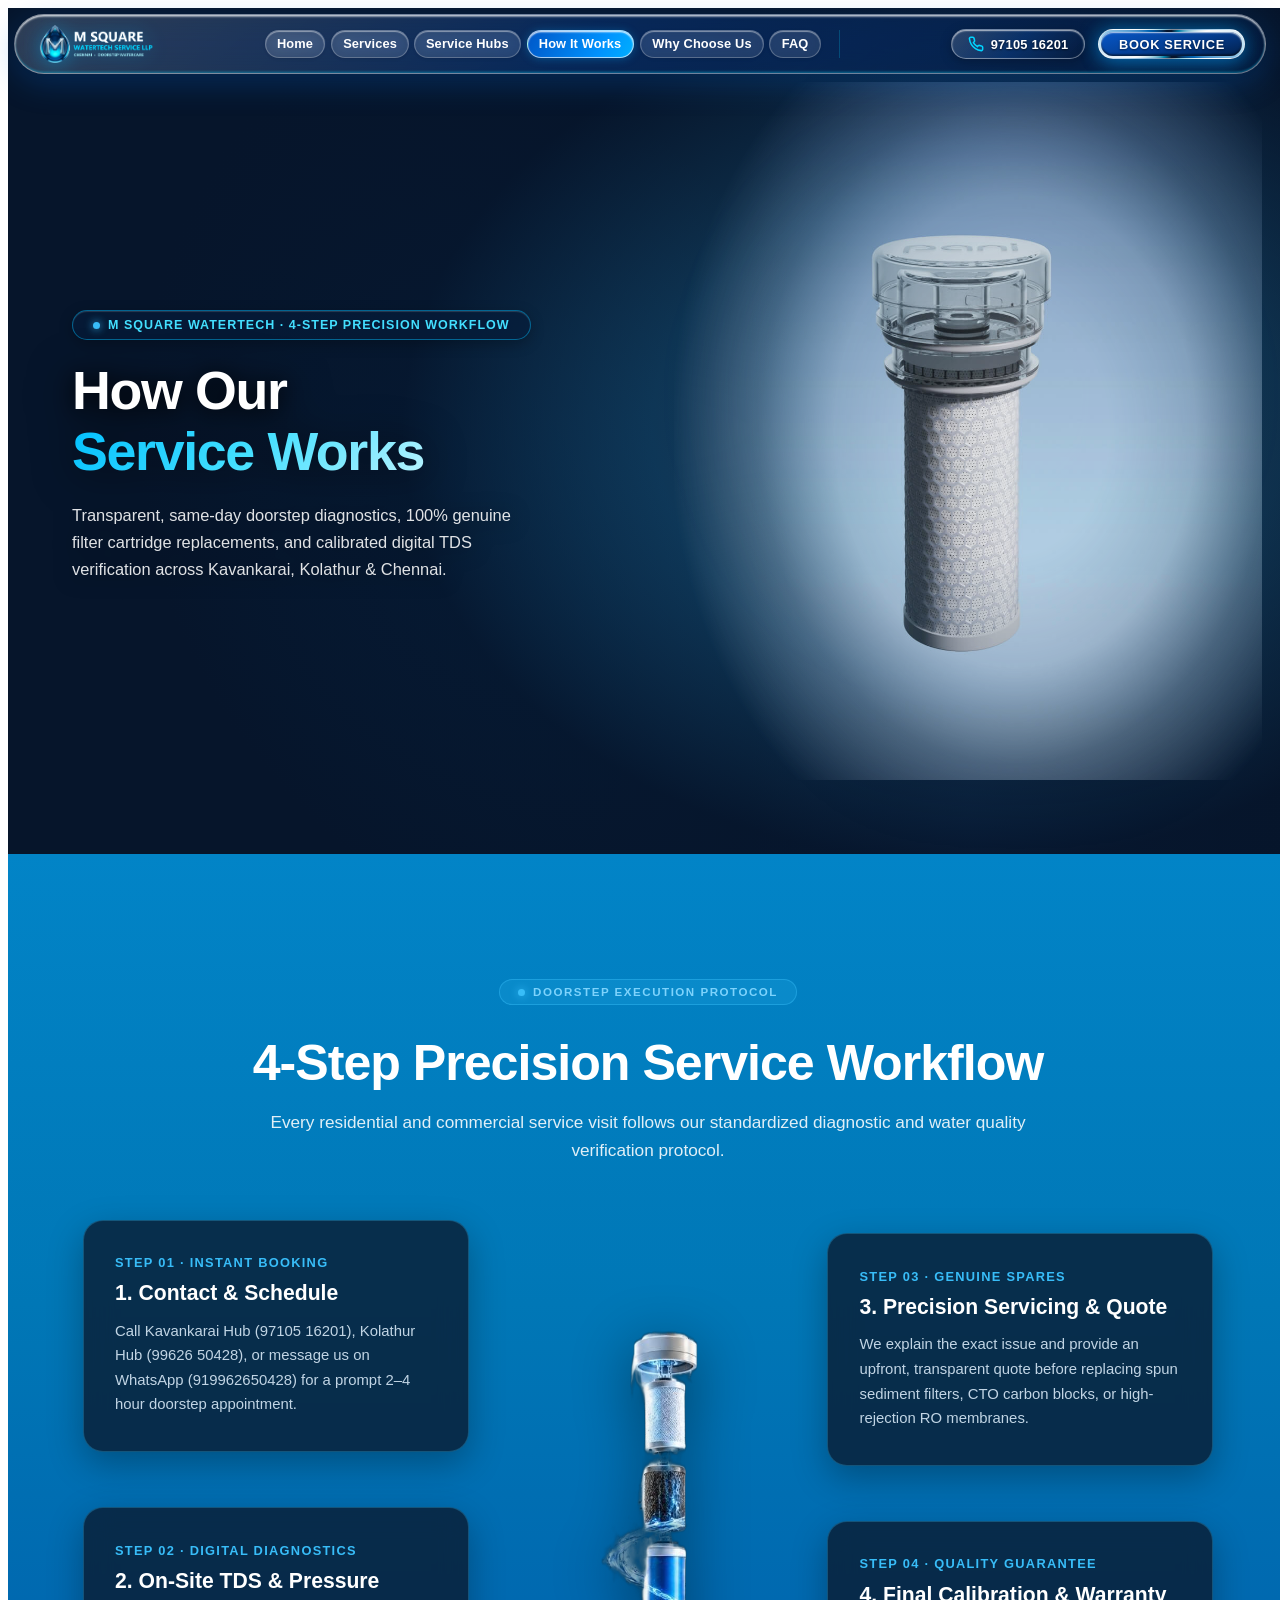
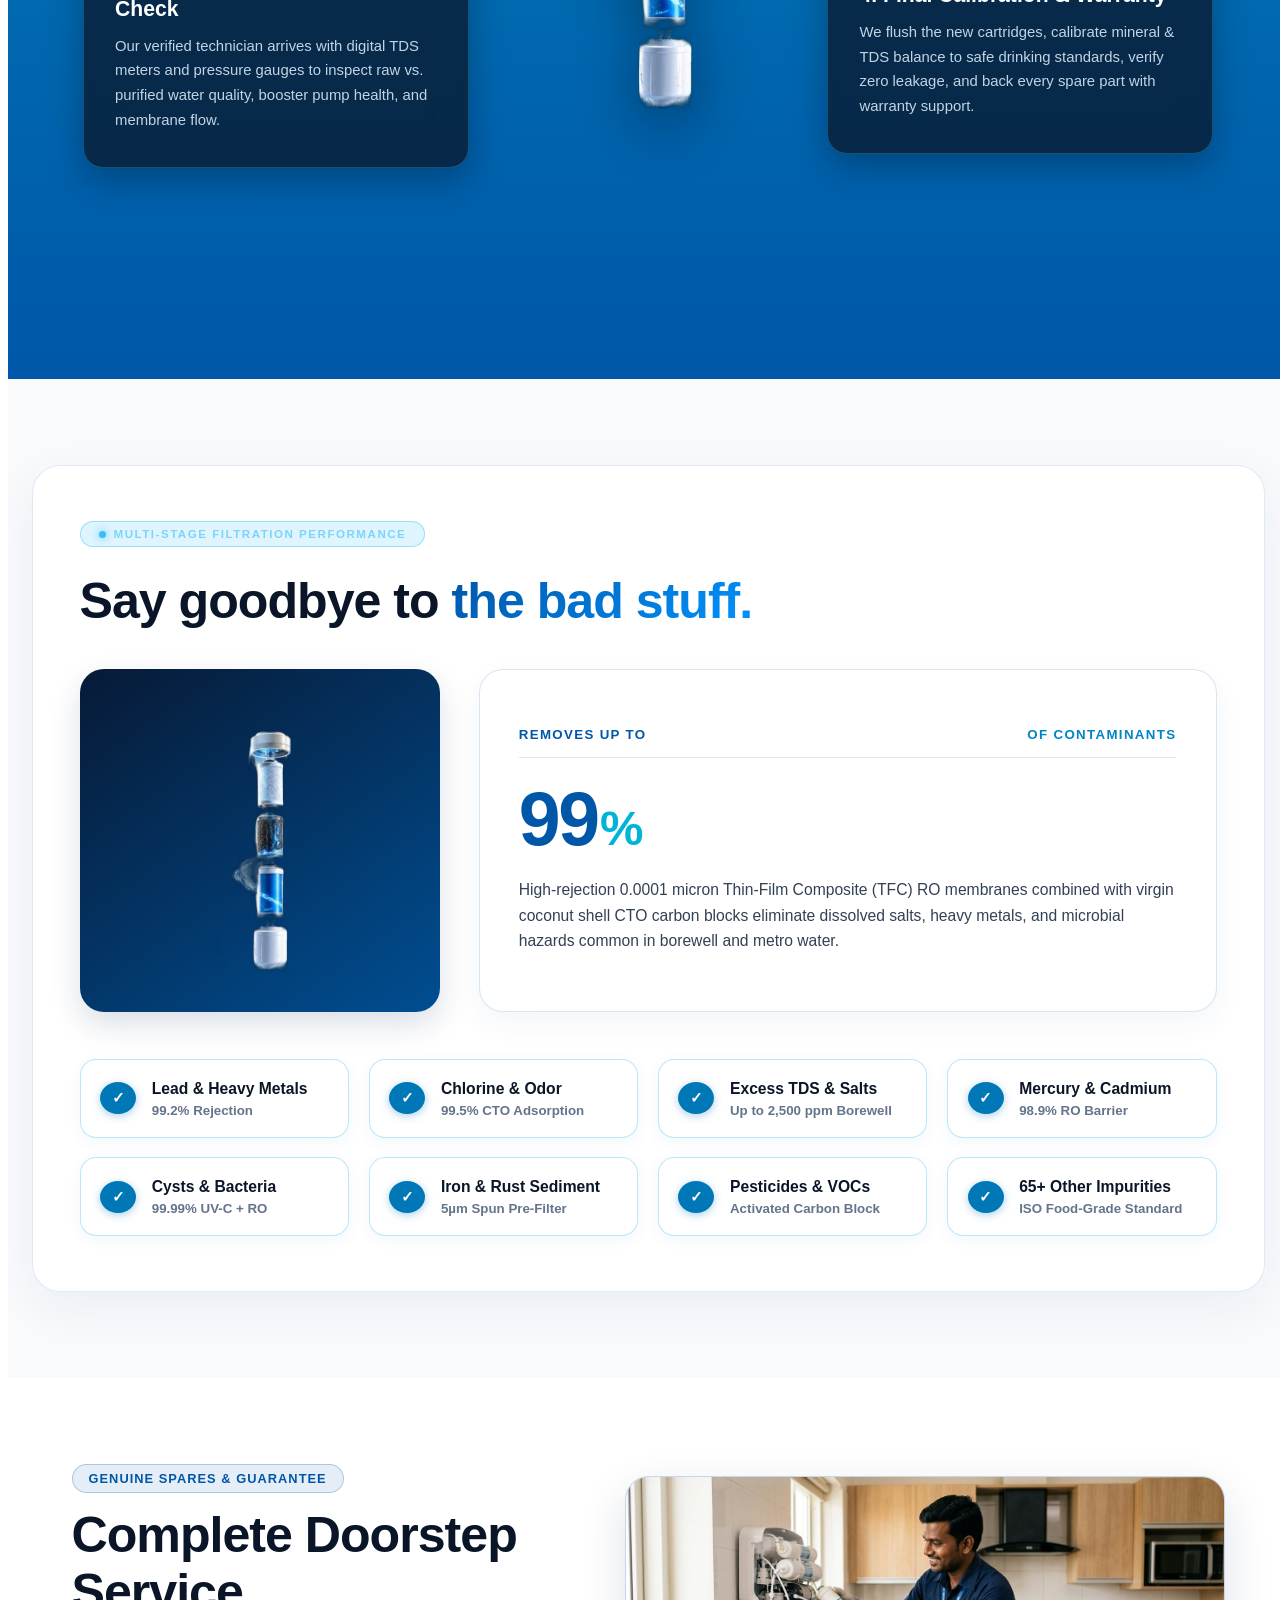
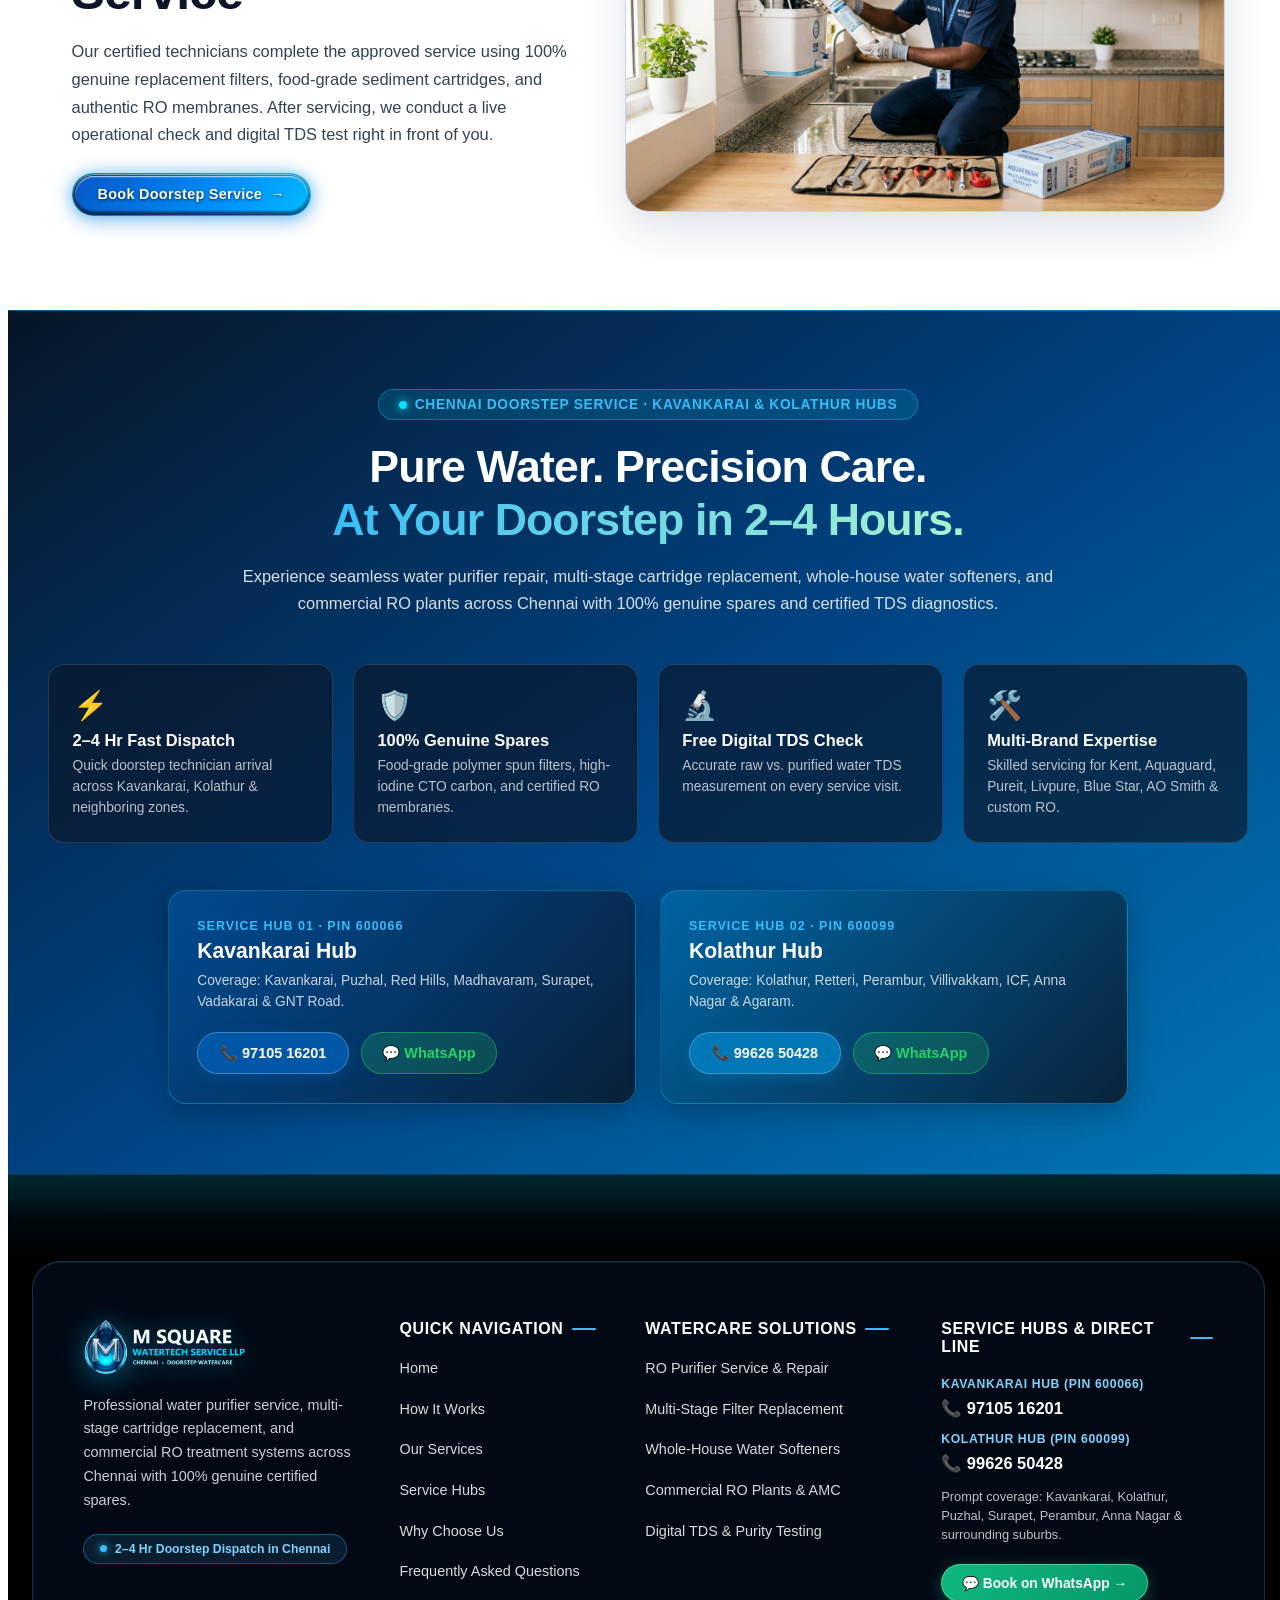
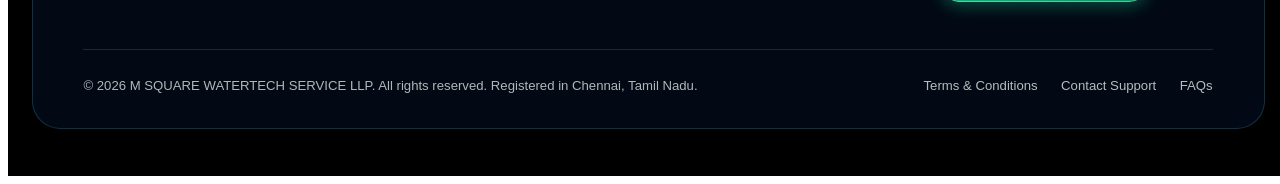
<file: how-it-works.html>
<!DOCTYPE html><!-- Last Published: Tue Jun 30 2026 09:57:12 GMT+0000 (Coordinated Universal Time) --><html data-wf-domain="msquarewatertech.com" data-wf-page="645008656a042e1edcd2b81e" data-wf-site="645008656a042eb7d9d2b816" lang="en"><head><meta charset="utf-8"/><link href="https://cdn.prod.website-files.com" rel="preconnect" crossorigin="anonymous"/><title>How It Works | M SQUARE WATERTECH SERVICE LLP</title><meta content="Our 4-step water purifier service workflow in Chennai: direct technical contact, prompt doorstep visit, upfront inspection & quote, and precision repair with genuine spares." name="description"/><meta content="How It Works | M SQUARE WATERTECH SERVICE LLP" property="og:title"/><meta content="Our 4-step water purifier service workflow in Chennai: direct technical contact, prompt doorstep visit, upfront inspection & quote, and precision repair with genuine spares." property="og:description"/><meta content="assets/hero.jpg" property="og:image"/><meta content="How It Works | M SQUARE WATERTECH SERVICE LLP" name="twitter:title"/><meta content="Our 4-step water purifier service workflow in Chennai: direct technical contact, prompt doorstep visit, upfront inspection & quote, and precision repair with genuine spares." name="twitter:description"/><meta content="assets/hero.jpg" name="twitter:image"/><meta property="og:type" content="website"/><meta content="summary_large_image" name="twitter:card"/><meta content="width=device-width, initial-scale=1" name="viewport"/><link href="https://cdn.prod.website-files.com/645008656a042eb7d9d2b816/css/pani-source-dev.webflow.shared.8eaa2d05f.min.css" rel="stylesheet" type="text/css" integrity="sha384-jqotBf7Sfc0bRSVAPVM/8SV7ODmJ4if0Ket7LcudKyToJM+Xk2HHeWK3FF9t19sH" crossorigin="anonymous"/><style>@media (min-width:992px) {html.w-mod-js:not(.w-mod-ix) [data-w-id="0f78ad80-08d7-14b8-d66f-19ebb9093c74"] {-webkit-transform:translate3d(0, -4rem, 0) scale3d(1, 1, 1) rotateX(0) rotateY(0) rotateZ(0) skew(0, 0);-moz-transform:translate3d(0, -4rem, 0) scale3d(1, 1, 1) rotateX(0) rotateY(0) rotateZ(0) skew(0, 0);-ms-transform:translate3d(0, -4rem, 0) scale3d(1, 1, 1) rotateX(0) rotateY(0) rotateZ(0) skew(0, 0);transform:translate3d(0, -4rem, 0) scale3d(1, 1, 1) rotateX(0) rotateY(0) rotateZ(0) skew(0, 0);}html.w-mod-js:not(.w-mod-ix) [data-w-id="0f78ad80-08d7-14b8-d66f-19ebb9093c6e"] {-webkit-transform:translate3d(-100%, 100%, 0) scale3d(1, 1, 1) rotateX(0) rotateY(0) rotateZ(0) skew(0, 0);-moz-transform:translate3d(-100%, 100%, 0) scale3d(1, 1, 1) rotateX(0) rotateY(0) rotateZ(0) skew(0, 0);-ms-transform:translate3d(-100%, 100%, 0) scale3d(1, 1, 1) rotateX(0) rotateY(0) rotateZ(0) skew(0, 0);transform:translate3d(-100%, 100%, 0) scale3d(1, 1, 1) rotateX(0) rotateY(0) rotateZ(0) skew(0, 0);}html.w-mod-js:not(.w-mod-ix) [data-w-id="0f78ad80-08d7-14b8-d66f-19ebb9093c6d"] {-webkit-transform:translate3d(0%, 0%, 0) scale3d(1, 1, 1) rotateX(0) rotateY(0) rotateZ(0) skew(0, 0);-moz-transform:translate3d(0%, 0%, 0) scale3d(1, 1, 1) rotateX(0) rotateY(0) rotateZ(0) skew(0, 0);-ms-transform:translate3d(0%, 0%, 0) scale3d(1, 1, 1) rotateX(0) rotateY(0) rotateZ(0) skew(0, 0);transform:translate3d(0%, 0%, 0) scale3d(1, 1, 1) rotateX(0) rotateY(0) rotateZ(0) skew(0, 0);}html.w-mod-js:not(.w-mod-ix) [data-w-id="0f78ad80-08d7-14b8-d66f-19ebb9093c70"] {-webkit-transform:translate3d(0, 0%, 0) scale3d(1, 1, 1) rotateX(0) rotateY(0) rotateZ(0) skew(0, 0);-moz-transform:translate3d(0, 0%, 0) scale3d(1, 1, 1) rotateX(0) rotateY(0) rotateZ(0) skew(0, 0);-ms-transform:translate3d(0, 0%, 0) scale3d(1, 1, 1) rotateX(0) rotateY(0) rotateZ(0) skew(0, 0);transform:translate3d(0, 0%, 0) scale3d(1, 1, 1) rotateX(0) rotateY(0) rotateZ(0) skew(0, 0);}}</style><script type="text/javascript">!function(o,c){var n=c.documentElement,t=" w-mod-";n.className+=t+"js",("ontouchstart"in o||o.DocumentTouch&&c instanceof DocumentTouch)&&(n.className+=t+"touch")}(window,document);</script><link href="https://cdn.prod.website-files.com/645008656a042eb7d9d2b816/645008656a042eeb94d2b8b6_icon-sm.jpg" rel="shortcut icon" type="image/x-icon"/><link href="https://cdn.prod.website-files.com/645008656a042eb7d9d2b816/645008656a042e1af1d2b8b7_icon-lg.jpg" rel="apple-touch-icon"/><meta name="keywords" content="water purifier service Chennai, RO repair Kavankarai, RO service Kolathur, water softener Chennai, filter cartridge replacement, domestic RO maintenance, commercial RO plant Chennai, iron removal filter, UF UV water purifier, M SQUARE WATERTECH SERVICE LLP"><style>

.msquare-logo-img { width: 8.5rem !important; height: auto !important; max-height: 2.6rem; }

.msquare-logo-img-f { width: 9rem !important; height: auto !important; max-height: 2.8rem; }

</style>


<style id="msquare-brand-global">
/* ═══════════════════════════════════════════════════════════════
   M SQUARE WATERTECH SERVICE LLP — Refined Brand Palette & Typography
   Primary:   #0057a8  (Deep Ocean Blue)
   Accent:    #00b4d8  (Aqua Teal)
   Dark:      #0a1628  (Midnight Navy)
   Light BG:  #f0f7fd  (Soft Ice Blue)
   CTA:       #0093fe  (Electric Blue)
   Success:   #059669  (Certified Emerald)
   ═══════════════════════════════════════════════════════════════ */

:root {
  --ms-primary:     #0057a8;
  --ms-accent:      #00b4d8;
  --ms-dark:        #0a1628;
  --ms-light-bg:    #f0f7fd;
  --ms-cta:         #0093fe;
  --ms-white:       #ffffff;
  --ms-text:        #1e293b;
  --ms-muted:       rgba(30, 41, 59, 0.7);
  --ms-border:      rgba(0, 87, 168, 0.14);
  --ms-grad:        linear-gradient(145deg, #0a1628 0%, #0057a8 55%, #00b4d8 100%);
  --ms-cta-grad:    linear-gradient(135deg, #0057a8 0%, #0093fe 100%);
}

/* ── Global Font Smoothing ── */
body {
  color: var(--ms-text);
  font-family: -apple-system, BlinkMacSystemFont, "Segoe UI", Roboto, "Helvetica Neue", Arial, sans-serif;
  overflow-x: hidden;
}

/* ── Navbar ── */
.nav-bar {
  background: rgba(255, 255, 255, 0.96) !important;
  backdrop-filter: blur(20px) !important;
  -webkit-backdrop-filter: blur(20px) !important;
  border-bottom: 1px solid rgba(0, 87, 168, 0.12) !important;
  box-shadow: 0 4px 20px rgba(0, 87, 168, 0.06) !important;
}

.nav-link .btn-text,
.nav-link .btn-text-ab {
  color: var(--ms-dark) !important;
  font-weight: 600 !important;
  font-size: 0.94rem !important;
  letter-spacing: -0.01em !important;
}

.nav-link:hover .btn-text,
.nav-link.w--current .btn-text {
  color: var(--ms-primary) !important;
}

/* ── Primary CTA Button ── */
.btn-primary.bg-blue,
.btn-primary {
  background: var(--ms-cta-grad) !important;
  box-shadow: 0 4px 14px rgba(0, 147, 254, 0.35) !important;
  border-radius: 100px !important;
  transition: transform 0.2s ease, box-shadow 0.2s ease !important;
}

.btn-primary:hover {
  transform: translateY(-2px) !important;
  box-shadow: 0 6px 20px rgba(0, 147, 254, 0.45) !important;
}

/* ── Headings on Light Backgrounds ── */
.heading-large,
.heading-xlarge,
.heading-medium,
.heading-small,
.heading-x-small {
  color: var(--ms-dark);
  font-weight: 700;
  letter-spacing: -0.02em;
}

/* ── CRITICAL FIX: Headings on Dark / Blue Backgrounds MUST be Crisp White ── */
.bg-blue .heading-xlarge,
.bg-blue .heading-large,
.bg-blue .heading-medium,
.bg-blue .heading-small,
.bg-blue .heading-x-small,
.bg-blue .span-text,
.bg-grad .heading-xlarge,
.bg-grad .heading-large,
.bg-grad .heading-medium,
.bg-grad .heading-small,
.bg-grad .span-text,
.hero-parent.dark .heading-large,
.hero-parent.dark .heading-medium,
.hero-parent.dark .span-text,
.dark .heading-large,
.dark .heading-medium,
.dark .span-text,
.hero-parent .heading-large.text-white,
.hero-parent .heading-medium.text-white,
.text-white,
.text-white * {
  color: #ffffff !important;
}

.bg-blue .fade,
.bg-grad .fade,
.hero-parent.dark .fade {
  color: rgba(255, 255, 255, 0.88) !important;
}

/* ── Headings inside white cards ── */
.bg-white .heading-large,
.bg-white .heading-medium,
.bg-white .heading-small,
.bg-white .heading-x-small,
.card-info .heading-medium,
.card-info .heading-small,
.card-info-slide .heading-x-small,
.water-care-card .card-title,
.water-care-card .card-subtitle {
  color: var(--ms-dark) !important;
}

.bg-white .fade,
.card-info .fade,
.card-info-slide .fade {
  color: rgba(30, 41, 59, 0.75) !important;
}

/* ── Hero / Background Gradient overrides ── */
.bg-grad {
  background: var(--ms-grad) !important;
}

.bg-blue {
  background: linear-gradient(160deg, #0a1628 0%, #0057a8 60%, #0077b6 100%) !important;
}

.hero-parent.dark {
  background: #0a1628 !important;
}

/* ── Super Text Marquee Gradients ── */
.super-text-grad {
  background: linear-gradient(180deg, rgba(255, 255, 255, 0.85) 0%, rgba(255, 255, 255, 0.05) 100%) !important;
  -webkit-background-clip: text !important;
  -webkit-text-fill-color: transparent !important;
  font-weight: 900 !important;
  letter-spacing: 0.06em !important;
}

.super-text-grad-blue {
  background: linear-gradient(180deg, rgba(0, 180, 216, 0.9) 0%, rgba(0, 87, 168, 0.1) 100%) !important;
  -webkit-background-clip: text !important;
  -webkit-text-fill-color: transparent !important;
  font-weight: 900 !important;
  letter-spacing: 0.06em !important;
}

/* ── Footer ── */
.footer {
  background: #08111e !important;
  border-top: 2px solid rgba(0, 180, 216, 0.25) !important;
  padding-top: 4rem !important;
  padding-bottom: 2.5rem !important;
}

.footer .msquare-logo-img-f {
  max-width: 160px !important;
  height: auto !important;
}

.footer .nav-link-f.large div {
  color: rgba(255, 255, 255, 0.85) !important;
  transition: color 0.2s ease !important;
}

.footer .nav-link-f.large:hover div {
  color: var(--ms-accent) !important;
}

.footer .flex-split.text-white {
  border-top: 1px solid rgba(255, 255, 255, 0.1) !important;
  padding-top: 1.5rem !important;
  margin-top: 2rem !important;
}

/* ── Service Hubs Info Cards ── */
.info-card.bg-blue-shade {
  background: linear-gradient(135deg, #0057a8 0%, #0077b6 100%) !important;
  border-radius: 20px !important;
  border: 1px solid rgba(255, 255, 255, 0.15) !important;
}

.info-card.bg-green {
  background: linear-gradient(135deg, #065f46 0%, #059669 100%) !important;
  border-radius: 20px !important;
}

.info-card.bg-shade {
  background: linear-gradient(135deg, #0a1628 0%, #1e293b 100%) !important;
  border-radius: 20px !important;
}

.info-card.bg-white {
  background: #ffffff !important;
  border-radius: 20px !important;
  box-shadow: 0 8px 30px rgba(0, 0, 0, 0.06) !important;
}

/* ── Section Alignment & Container Spacing ── */
.container {
  max-width: 1240px !important;
  padding-left: clamp(1.2rem, 4vw, 3rem) !important;
  padding-right: clamp(1.2rem, 4vw, 3rem) !important;
}

.section {
  padding-top: clamp(3.5rem, 6vw, 6rem) !important;
  padding-bottom: clamp(3.5rem, 6vw, 6rem) !important;
}

/* ── FAQ Accordion Alignment ── */
.tab-wrap {
  border-bottom: 1px solid rgba(0, 87, 168, 0.12) !important;
  transition: all 0.25s ease !important;
}

.tab-parent:hover {
  color: var(--ms-primary) !important;
}

/* ── Form Inputs ── */
.text-field.dark,
.textarea {
  border: 1.5px solid rgba(0, 180, 216, 0.3) !important;
  background: rgba(10, 22, 40, 0.75) !important;
  border-radius: 12px !important;
  color: #ffffff !important;
  padding: 0.9rem 1.2rem !important;
}

.text-field.dark:focus,
.textarea:focus {
  border-color: var(--ms-accent) !important;
  box-shadow: 0 0 0 3px rgba(0, 180, 216, 0.25) !important;
  outline: none !important;
}

/* ── Responsive Polish ── */
@media (max-width: 991px) {
  .w-layout-grid._3-col-grid {
    grid-template-columns: 1fr !important;
    gap: 2rem !important;
  }
  .w-layout-grid._2-col-grid-alt {
    grid-template-columns: 1fr !important;
    gap: 2rem !important;
  }
}

@media (max-width: 767px) {
  .nav-bar {
    padding: 0.75rem 1rem !important;
  }
  .footer-grid {
    grid-template-columns: 1fr !important;
    gap: 2rem !important;
  }
  .flex-split.text-white {
    flex-direction: column !important;
    gap: 1rem !important;
    text-align: center !important;
  }
}
</style>

<link rel="stylesheet" href="msq-design.css" type="text/css"/>
<link rel="stylesheet" href="msq-navbar-hero.css"/>
<link rel="stylesheet" href="msq-hiw.css"/>
</head><body>
<!-- M SQUARE BRANDED BLUE SCREEN LOADER -->
<div id="msq-page-loader" class="msq-page-loader">
  <div class="msq-loader-inner">
    <div class="msq-loader-logo-wrap">
      <img src="msq-emblem-3d.png" alt="M SQUARE" class="msq-loader-emblem-img">
    </div>
    <div class="msq-loader-text-group">
      <h1 class="msq-loader-brand-title">M SQUARE</h1>
      <div class="msq-loader-brand-sub">WATERTECH SERVICE LLP</div>
      <div class="msq-loader-tag">CHENNAI &middot; DOORSTEP WATERCARE</div>
    </div>
    <div class="msq-loader-bar-wrap">
      <div class="msq-loader-bar-fill"></div>
    </div>
  </div>
</div>
<script id="msq-loader-script">
(function() {
  function dismissLoader() {
    var loader = document.getElementById('msq-page-loader');
    if (loader && !loader.classList.contains('msq-loader-hidden')) {
      loader.classList.add('msq-loader-hidden');
      setTimeout(function() {
        if (loader && loader.parentNode) loader.parentNode.removeChild(loader);
      }, 600);
    }
  }
  if (document.readyState === 'complete' || document.readyState === 'interactive') {
    setTimeout(dismissLoader, 650);
  } else {
    window.addEventListener('DOMContentLoaded', function() { setTimeout(dismissLoader, 650); });
    window.addEventListener('load', function() { setTimeout(dismissLoader, 650); });
    setTimeout(dismissLoader, 900);
  }
})();
</script>
<div class="styles w-embed"><style> 

  html { font-size: calc(0.625rem + 0.41666666666666663vw); }

  @media screen and (max-width:1920px) { html { font-size: calc(0.625rem + 0.41666666666666674vw); } }

  @media screen and (max-width:1440px) { html { font-size: calc(0.8126951092611863rem + 0.20811654526534862vw); } }

  @media screen and (max-width:479px) { html { font-size: calc(0.7494769874476988rem + 0.8368200836820083vw); } 

} 



body {

	-webkit-font-smoothing: antialiased;

	-moz-osx-font-smoothing: grayscale;

}



::-webkit-scrollbar {

   width: 0px;

}



::-webkit-scrollbar-track {

   background: transparent;

}



.splide__pagination {

display: none;

}



.drag-parent {

pointer-events:none;

}



.overlay-grad {

pointer-events:none;

}



.slider-img {

pointer-events:none;

}



.img-parent.ab-menu {

pointer-events:none;

}



.info-parent {

pointer-events:none;

}

.point-img-ab {

pointer-events:none;

}



.super-text-grad {

background: linear-gradient(180deg, rgba(250,250,250,1) 0%, rgba(250,250,250,0) 100%);

-webkit-background-clip: text;

-webkit-text-fill-color: transparent;

}



.super-text-grad-blue {

background: linear-gradient(180deg, rgba(0,147,254,1) 0%, rgba(0,147,254,0) 100%);

-webkit-background-clip: text;

-webkit-text-fill-color: transparent;

}



.round {

-webkit-mask-image: -webkit-radial-gradient(white, black);

}

.btn-primary {

-webkit-mask-image: -webkit-radial-gradient(white, black);

}

</style>



<style>

@media screen and (min-width: 1919px) { 

}



@media only screen and (min-width: 992px) and (max-width: 1441px){

.img-in {

height:85%;

}



}

</style>



<style>

.pod-parent {

-webkit-perspective:<some value> !important; 

-webkit-backface-visibility:none !important;

 -webkit-transform-style: preserve !important;

    -webkit-transform: translate3d(0, 0, 0);

}

</style>
</div><div class="menu-parent"><div class="menu-wrap"><div class="inner-whipe-menu"></div><div class="parent menu"><div class="w-layout-grid menu-grid"><div id="w-node-_3d9518e4-e66d-617f-2e9f-fed39e23aa08-9e23aa04" class="menu-child"><div id="w-node-_3d9518e4-e66d-617f-2e9f-fed39e23aa09-9e23aa04" class="border-side-menu"></div><div class="menu-grand-child"><a data-w-id="3d9518e4-e66d-617f-2e9f-fed39e23aa0b" href="how-it-works.html" aria-current="page" class="link-wrap one w-inline-block w--current"><div class="nav-link-large"><div class="border-line-btm blue"></div><div class="btn-text">How It Works</div><div class="btn-text-ab">How It Works</div></div><div class="img-parent ab-menu round"><div id="w-node-_3d9518e4-e66d-617f-2e9f-fed39e23aa13-9e23aa04" class="img-child"><div class="video-bg w-embed"><video poster="assets/water-column-transparent.png" class="lazy" playsinline autoplay muted loop style="width: 100%; height: 100%; object-fit: cover">

	<source src="assets/filter-ani.mp4" data-src="assets/filter-ani.mp4" type="video/mp4" class="thevideo" style="min-width: 100%; min-height: 100%">

</video></div></div></div></a><a data-w-id="3d9518e4-e66d-617f-2e9f-fed39e23aa15" href="pods.html" class="link-wrap two w-inline-block"><div class="nav-link-large"><div class="btn-text">Services</div><div class="btn-text-ab">Services</div><div class="border-line-btm blue"></div></div><div class="img-parent ab-menu round"><div id="w-node-_3d9518e4-e66d-617f-2e9f-fed39e23aa1d-9e23aa04" class="img-child"><div class="video-bg w-embed"><video poster="assets/msq-hero-banner.jpg" class="lazy" playsinline autoplay muted loop style="width: 100%; height: 100%; object-fit: cover">

	<source src="assets/filter-ani.mp4" data-src="assets/filter-ani.mp4" type="video/mp4" class="thevideo" style="min-width: 100%; min-height: 100%">

</video></div></div></div></a><a data-w-id="3d9518e4-e66d-617f-2e9f-fed39e23aa1f" href="sustainability.html" class="link-wrap three w-inline-block"><div class="nav-link-large"><div class="btn-text">Service Hubs</div><div class="btn-text-ab">Service Hubs</div><div class="border-line-btm blue"></div></div><div class="img-parent ab-menu round"><div id="w-node-_3d9518e4-e66d-617f-2e9f-fed39e23aa27-9e23aa04" class="img-child bg-grad"><img src="assets/app-hero.jpg" loading="lazy" sizes="100vw"  alt="" class="img-cover sm"/><div class="video-bg size blend w-embed"><video poster="https://cdn.prod.website-files.com/6426f64494011de4e04eb8d9/64456412e83dafb32c42cdf6_bubbles.jpg" class="lazy" playsinline autoplay loop muted style="width: 100%; height: 100%; object-fit: cover">

	<source src="assets/bubbles.mp4" data-src="assets/bubbles.mp4" type="video/mp4" class="thevideo" style="min-width: 100%; min-height: 100%">

</video></div></div></div></a><div class="hide-d-s-m"><a data-w-id="8505fd1d-58a5-1f0e-9da5-8eaf23a5d500" href="contact.html" class="btn-primary bg-blue w-inline-block"><img src="https://cdn.prod.website-files.com/645008656a042eb7d9d2b816/645008656a042eaadad2b82d_icon-sm.svg" loading="lazy" alt="" class="icon-sm"/><div class="div-hide z-index"><div class="btn-text">Book Service</div><div class="btn-text-ab">Book Service</div></div><div class="btn-bg"></div></a></div><a data-w-id="3d9518e4-e66d-617f-2e9f-fed39e23aa29" href="about.html" class="link-wrap four w-inline-block"><div class="nav-link-large"><div class="btn-text">Why Choose Us</div><div class="btn-text-ab">Why Choose Us</div><div class="border-line-btm blue"></div></div><div class="img-parent ab-menu round"><div id="w-node-_3d9518e4-e66d-617f-2e9f-fed39e23aa31-9e23aa04" class="img-child"><img src="assets/water-technician-service.jpg" loading="lazy" sizes="(max-width: 479px) 100vw, 49vw"  alt="" class="img-cover"/></div></div></a><div class="spacer-large"></div><div class="menu-grand-child _2nd"><a data-w-id="3d9518e4-e66d-617f-2e9f-fed39e23aa3a" href="faq.html" class="nav-link-f large black w-inline-block"><div class="btn-text fade">FAQs</div><div class="btn-text-ab fade">FAQs</div></a><a data-w-id="3d9518e4-e66d-617f-2e9f-fed39e23aa3f" href="contact.html" class="nav-link-f large black w-inline-block"><div class="btn-text fade">Contact</div><div class="btn-text-ab fade">Contact</div></a><a data-w-id="3d9518e4-e66d-617f-2e9f-fed39e23aa44" href="terms.html" class="nav-link-f large black w-inline-block"><div class="btn-text fade">Terms</div><div class="btn-text-ab fade">Terms</div></a></div></div><div class="spacer-large"></div><div class="fade menu">&copy; M SQUARE WATERTECH SERVICE LLP &middot; Kavankarai: 97105 16201 &middot; Kolathur: 99626 50428</div><div class="img-parent ab-menu round z-index"><div id="w-node-d2ea092f-badf-f38e-8fff-24a158b85e5c-9e23aa04" class="img-child"><img src="assets/water-technician-service.jpg" loading="lazy" sizes="(max-width: 479px) 100vw, (max-width: 767px) 48vw, 317px"  alt="" class="img-cover"/></div></div></div></div></div></div></div><!-- M SQUARE PREMIUM ROYAL BLUE GLASS NAVBAR -->
<nav class="msq-navbar" id="msqNavbar">
  <div class="msq-navbar-container">
    <!-- LEFT GROUP: Logo -->
    <div class="msq-nav-left">
      <a href="index.html" class="msq-nav-logo" aria-label="M SQUARE WATERTECH SERVICE LLP - Home">
        <img src="msquare-logo-3d.png" alt="M SQUARE WATERTECH SERVICE LLP" class="msq-logo-img" />
      </a>
    </div>

    <!-- CENTRE GROUP: 6 Nav Links -->
    <div class="msq-nav-centre">
      <a href="index.html" class="msq-link">Home</a>
      <a href="pods.html" class="msq-link">Services</a>
      <a href="sustainability.html" class="msq-link">Service Hubs</a>
      <a href="how-it-works.html" class="msq-link is-active">How It Works</a>
      <a href="about.html" class="msq-link">Why Choose Us</a>
      <a href="faq.html" class="msq-link">FAQ</a>
    </div>

    <!-- RIGHT GROUP: Phone + Book Service + Mobile Menu Toggle -->
    <div class="msq-nav-right">
      <a href="tel:9710516201" class="msq-nav-phone" title="Call Dispatch Hotline: 97105 16201">
        <svg class="msq-phone-svg" width="16" height="16" viewBox="0 0 24 24" fill="none" stroke="currentColor" stroke-width="2.3" stroke-linecap="round" stroke-linejoin="round">
          <path d="M22 16.92v3a2 2 0 0 1-2.18 2 19.79 19.79 0 0 1-8.63-3.07 19.5 19.5 0 0 1-6-6 19.79 19.79 0 0 1-3.07-8.67A2 2 0 0 1 4.11 2h3a2 2 0 0 1 2 1.72 12.84 12.84 0 0 0 .7 2.81 2 2 0 0 1-.45 2.11L8.09 9.91a16 16 0 0 0 6 6l1.27-1.27a2 2 0 0 1 2.11-.45 12.84 12.84 0 0 0 2.81.7A2 2 0 0 1 22 16.92z"/>
        </svg>
        <span class="msq-phone-digits">97105 16201</span>
      </a>

      <a href="contact.html" class="msq-nav-cta" title="Book Doorstep Service">
        <span class="msq-cta-text">BOOK SERVICE</span>
      </a>

      <!-- Mobile Hamburger Button -->
      <button class="msq-hamburger" id="msqNavToggle" aria-label="Toggle Navigation Menu" aria-expanded="false">
        <span class="msq-ham-line"></span>
        <span class="msq-ham-line"></span>
        <span class="msq-ham-line"></span>
      </button>
    </div>
  </div>
</nav>

<!-- Mobile Navigation Drawer -->
<div class="msq-mobile-drawer" id="msqMobileDrawer">
  <div class="msq-drawer-backdrop" id="msqDrawerBackdrop"></div>
  <div class="msq-drawer-panel">
    <div class="msq-drawer-header">
      <img src="msquare-logo-3d.png" alt="M SQUARE" class="msq-drawer-logo"/>
      <button class="msq-drawer-close" id="msqDrawerClose" aria-label="Close Navigation Menu">&times;</button>
    </div>
    <div class="msq-drawer-links">
      <a href="index.html" class="msq-drawer-link">Home</a>
      <a href="pods.html" class="msq-drawer-link">Services</a>
      <a href="sustainability.html" class="msq-drawer-link">Service Hubs</a>
      <a href="how-it-works.html" class="msq-drawer-link is-active">How It Works</a>
      <a href="about.html" class="msq-drawer-link">Why Choose Us</a>
      <a href="faq.html" class="msq-drawer-link">FAQ</a>
    </div>
    <div class="msq-drawer-actions">
      <a href="tel:9710516201" class="msq-drawer-phone">
        <span>📞 97105 16201 (Kavankarai)</span>
      </a>
      <a href="tel:9962650428" class="msq-drawer-phone">
        <span>📞 99626 50428 (Kolathur)</span>
      </a>
      <a href="contact.html" class="msq-drawer-cta">
        <span>BOOK SERVICE</span>
      </a>
    </div>
  </div>
</div><div class="pop-up-pre-order bg-grad"><div class="pre-order-parent"><h2 class="heading-large">Book Doorstep Service</h2><div class="spacer-small"></div><p class="text-width-pre fade">Book water purifier repair, filter replacement, water softeners, or commercial RO servicing across Kavankarai & Kolathur, Chennai. Call Kavankarai: 97105 16201 | Kolathur: 99626 50428</p><div class="form-pre w-form"><form id="wf-form-Waitlist" name="wf-form-Waitlist" data-name="Waitlist" method="get" class="form-full w-clearfix" data-wf-page-id="645008656a042e1edcd2b81e" data-wf-element-id="89fd67c9-be00-ecc7-3974-1cc0a5da866d"><input class="text-field dark w-input" maxlength="256" name="name-2" data-name="Name 2" placeholder="Name*" type="text" id="name-2" required=""/><input class="text-field dark w-input" maxlength="256" name="Email-Pre-Order-2" data-name="Email Pre Order 2" placeholder="Email*" type="email" id="Email-Pre-Order-2" required=""/><input type="submit" data-wait="Please wait..." class="submit-button-fill w-button" value="Request Service"/></form><div class="success-message w-form-done"><div>Thank you!</div></div><div class="error-message w-form-fail"><div>Something went wrong.</div></div></div><div data-w-id="89fd67c9-be00-ecc7-3974-1cc0a5da8677" class="plus-parent ab-tr roate"><img alt="" loading="lazy" src="https://cdn.prod.website-files.com/645008656a042eb7d9d2b816/645008656a042e1dd9d2b887_%2Bicon.svg"/></div></div><div class="video-bg size blend w-embed"><video poster="https://cdn.prod.website-files.com/6426f64494011de4e04eb8d9/64456412e83dafb32c42cdf6_bubbles.jpg" class="lazy" playsinline autoplay loop muted style="width: 100%; height: 100%; object-fit: cover">

	<source src="assets/bubbles.mp4" data-src="assets/bubbles.mp4" type="video/mp4" class="thevideo" style="min-width: 100%; min-height: 100%">

</video></div></div><div data-w-id="0bf2d9c2-e45f-c1b0-4c69-852163686f54" class="bg-grad">
  <header data-w-id="83eb865b-27ad-52f7-3c78-8a19a3008968" class="hero-parent dark msq-hiw-hero">
    <div class="msq-hiw-hero-ambient-glow" aria-hidden="true"></div>
    <div class="img-parent msq-hiw-hero-media">
      <div class="video-bg size blend w-embed">
        <video poster="assets/filter-ani.jpg" playsinline autoplay loop muted>
          <source src="assets/filter-ani.mp4" type="video/mp4">
        </video>
      </div>
    </div>
    <div class="hero-title-parent top" style="position:relative; z-index:5;">
      <div class="msq-hiw-eyebrow"><span class="msq-hiw-eyebrow-dot"></span>M SQUARE WATERTECH &middot; 4-STEP PRECISION WORKFLOW</div>
      <h1 class="msq-hiw-hero-title">
        How Our <span class="title-cyan">Service Works</span>
      </h1>
      <p class="msq-hiw-hero-desc">Transparent, same-day doorstep diagnostics, 100% genuine filter cartridge replacements, and calibrated digital TDS verification across Kavankarai, Kolathur &amp; Chennai.</p>
    </div>
  </header>
</div>

<!-- 4-STEP PRECISION SERVICE WORKFLOW SECTION -->
<section class="msq-workflow-section">
  <div class="msq-workflow-wrap">
    <div class="msq-workflow-header">
      <div class="msq-hiw-eyebrow" style="background:rgba(56, 189, 248, 0.15);border-color:rgba(56, 189, 248, 0.4);color:#7dd3fc;"><span class="msq-hiw-eyebrow-dot"></span>DOORSTEP EXECUTION PROTOCOL</div>
      <h2>4-Step Precision Service Workflow</h2>
      <p>Every residential and commercial service visit follows our standardized diagnostic and water quality verification protocol.</p>
    </div>
    <div class="msq-workflow-grid">
      <div class="msq-workflow-col">
        <div class="msq-step-card">
          <div class="msq-step-num">STEP 01 &middot; INSTANT BOOKING</div>
          <h3>1. Contact &amp; Schedule</h3>
          <p>Call Kavankarai Hub (97105 16201), Kolathur Hub (99626 50428), or message us on WhatsApp (919962650428) for a prompt 2–4 hour doorstep appointment.</p>
        </div>
        <div class="msq-step-card">
          <div class="msq-step-num">STEP 02 &middot; DIGITAL DIAGNOSTICS</div>
          <h3>2. On-Site TDS &amp; Pressure Check</h3>
          <p>Our verified technician arrives with digital TDS meters and pressure gauges to inspect raw vs. purified water quality, booster pump health, and membrane flow.</p>
        </div>
      </div>

      <div class="msq-workflow-center">
        <img src="assets/water-column-transparent.png" loading="lazy" alt="Multi-Stage RO Purification Column"/>
      </div>

      <div class="msq-workflow-col">
        <div class="msq-step-card">
          <div class="msq-step-num">STEP 03 &middot; GENUINE SPARES</div>
          <h3>3. Precision Servicing &amp; Quote</h3>
          <p>We explain the exact issue and provide an upfront, transparent quote before replacing spun sediment filters, CTO carbon blocks, or high-rejection RO membranes.</p>
        </div>
        <div class="msq-step-card">
          <div class="msq-step-num">STEP 04 &middot; QUALITY GUARANTEE</div>
          <h3>4. Final Calibration &amp; Warranty</h3>
          <p>We flush the new cartridges, calibrate mineral &amp; TDS balance to safe drinking standards, verify zero leakage, and back every spare part with warranty support.</p>
        </div>
      </div>
    </div>
  </div>
</section>

<!-- CONTAMINANT REMOVAL SECTION -->
<section class="msq-contaminant-section">
  <div class="msq-contaminant-card-wrap">
    <div style="text-align: left; margin-bottom: 2.5rem;">
      <div class="msq-hiw-eyebrow" style="background:rgba(0,87,168,0.1);border-color:rgba(0,87,168,0.25);color:#0057a8;"><span class="msq-hiw-eyebrow-dot" style="background:#0057a8;"></span>MULTI-STAGE FILTRATION PERFORMANCE</div>
      <h2 style="font-size: clamp(2.2rem, 4vw, 3.2rem); font-weight: 900; color: #0a1628; margin: 0.5rem 0 0; letter-spacing: -0.02em;">
        Say goodbye to <span style="background: linear-gradient(135deg, #0057a8 0%, #0093fe 100%); -webkit-background-clip: text; -webkit-text-fill-color: transparent;">the bad stuff.</span>
      </h2>
    </div>

    <div class="msq-contaminant-top-row">
      <div class="msq-contaminant-stage-card">
        <img src="assets/water-column-transparent.png" loading="lazy" alt="RO Filtration Stage"/>
      </div>
      <div class="msq-contaminant-99-card">
        <div style="display: flex; justify-content: space-between; border-bottom: 1px solid rgba(0,87,168,0.15); padding-bottom: 1rem; margin-bottom: 1.5rem;">
          <div style="font-weight: 800; color: #0057a8; text-transform: uppercase; letter-spacing: 0.1em; font-size: 0.85rem;">Removes up to</div>
          <div style="font-weight: 800; color: #0284c7; text-transform: uppercase; letter-spacing: 0.1em; font-size: 0.85rem;">Of contaminants</div>
        </div>
        <div style="font-size: clamp(3.5rem, 6vw, 4.8rem); font-weight: 900; color: #0057a8; line-height: 1; letter-spacing: -0.03em;">
          99<span style="color: #00b4d8; font-size: 0.65em; margin-left: 2px;">%</span>
        </div>
        <p style="font-size: 1rem; color: #334155; line-height: 1.65; margin: 1.25rem 0 0;">
          High-rejection 0.0001 micron Thin-Film Composite (TFC) RO membranes combined with virgin coconut shell CTO carbon blocks eliminate dissolved salts, heavy metals, and microbial hazards common in borewell and metro water.
        </p>
      </div>
    </div>

    <div class="msq-contaminant-grid">
      <div class="msq-contaminant-card">
        <div class="msq-contaminant-check">✓</div>
        <div class="msq-contaminant-info"><h4>Lead &amp; Heavy Metals</h4><span>99.2% Rejection</span></div>
      </div>
      <div class="msq-contaminant-card">
        <div class="msq-contaminant-check">✓</div>
        <div class="msq-contaminant-info"><h4>Chlorine &amp; Odor</h4><span>99.5% CTO Adsorption</span></div>
      </div>
      <div class="msq-contaminant-card">
        <div class="msq-contaminant-check">✓</div>
        <div class="msq-contaminant-info"><h4>Excess TDS &amp; Salts</h4><span>Up to 2,500 ppm Borewell</span></div>
      </div>
      <div class="msq-contaminant-card">
        <div class="msq-contaminant-check">✓</div>
        <div class="msq-contaminant-info"><h4>Mercury &amp; Cadmium</h4><span>98.9% RO Barrier</span></div>
      </div>
      <div class="msq-contaminant-card">
        <div class="msq-contaminant-check">✓</div>
        <div class="msq-contaminant-info"><h4>Cysts &amp; Bacteria</h4><span>99.99% UV-C + RO</span></div>
      </div>
      <div class="msq-contaminant-card">
        <div class="msq-contaminant-check">✓</div>
        <div class="msq-contaminant-info"><h4>Iron &amp; Rust Sediment</h4><span>5µm Spun Pre-Filter</span></div>
      </div>
      <div class="msq-contaminant-card">
        <div class="msq-contaminant-check">✓</div>
        <div class="msq-contaminant-info"><h4>Pesticides &amp; VOCs</h4><span>Activated Carbon Block</span></div>
      </div>
      <div class="msq-contaminant-card">
        <div class="msq-contaminant-check">✓</div>
        <div class="msq-contaminant-info"><h4>65+ Other Impurities</h4><span>ISO Food-Grade Standard</span></div>
      </div>
    </div>
  </div>
</section>

<!-- COMPLETE DOORSTEP SERVICE SECTION -->
<section class="msq-doorstep-section">
  <div class="msq-doorstep-grid">
    <div class="msq-doorstep-text">
      <div class="tag">Genuine Spares &amp; Guarantee</div>
      <h2>Complete Doorstep Service</h2>
      <p>Our certified technicians complete the approved service using 100% genuine replacement filters, food-grade sediment cartridges, and authentic RO membranes. After servicing, we conduct a live operational check and digital TDS test right in front of you.</p>
      <a href="contact.html" class="msq-hiw-btn-primary" title="Book Doorstep Service Technician"><span>Book Doorstep Service</span> <span class="msq-btn-arrow">&rarr;</span></a>
    </div>
    <div class="msq-doorstep-img-wrap">
      <img src="assets/water-technician-service.jpg" loading="eager" alt="M SQUARE Certified Doorstep Technician" />
    </div>
  </div>
</section><!-- M SQUARE PRE-FOOTER CTA SECTION -->
<section class="msquare-prefooter-cta" style="background: linear-gradient(145deg, #071527 0%, #004282 50%, #0077b6 100%); padding: 5rem 1.5rem 4.5rem; color: #ffffff; position: relative; overflow: hidden; border-top: 1px solid rgba(0, 180, 216, 0.25);">
  <!-- Subtle Background Water Bubble Ambience -->
  <div style="position: absolute; inset: 0; opacity: 0.22; pointer-events: none; z-index: 1;">
    <video autoplay playsinline muted loop style="width: 100%; height: 100%; object-fit: cover;">
      <source src="assets/bubbles.mp4" type="video/mp4">
    </video>
  </div>
  
  <div style="max-width: 1200px; margin: 0 auto; position: relative; z-index: 2;">
    <!-- Top Pill Badge & Headings -->
    <div style="text-align: center; max-width: 840px; margin: 0 auto 3rem;">
      <div style="display: inline-flex; align-items: center; gap: 8px; background: rgba(0, 180, 216, 0.18); border: 1px solid rgba(0, 180, 216, 0.45); padding: 7px 20px; border-radius: 999px; font-size: 0.88rem; font-weight: 700; color: #38bdf8; letter-spacing: 0.05em; text-transform: uppercase; margin-bottom: 1.25rem;">
        <span style="display: inline-block; width: 8px; height: 8px; border-radius: 50%; background: #00e5ff; box-shadow: 0 0 10px #00e5ff;"></span>
        Chennai Doorstep Service &middot; Kavankarai &amp; Kolathur Hubs
      </div>
      <h2 style="font-size: clamp(2rem, 4vw, 2.85rem); font-weight: 800; color: #ffffff; line-height: 1.2; margin: 0 0 1rem; letter-spacing: -0.02em;">
        Pure Water. Precision Care.<br><span style="background: linear-gradient(90deg, #38bdf8, #a7f3d0); -webkit-background-clip: text; -webkit-text-fill-color: transparent;">At Your Doorstep in 2–4 Hours.</span>
      </h2>
      <p style="font-size: 1.05rem; color: rgba(255, 255, 255, 0.85); line-height: 1.65; margin: 0;">
        Experience seamless water purifier repair, multi-stage cartridge replacement, whole-house water softeners, and commercial RO plants across Chennai with 100% genuine spares and certified TDS diagnostics.
      </p>
    </div>

    <!-- 4 Key Guarantee Feature Cards -->
    <div class="msq-hiw-guarantees">
      <div style="background: rgba(10, 22, 40, 0.65); border: 1px solid rgba(255, 255, 255, 0.12); border-radius: 16px; padding: 1.5rem; backdrop-filter: blur(8px);">
        <div style="font-size: 1.8rem; margin-bottom: 0.6rem;">⚡</div>
        <h4 style="font-size: 1.05rem; font-weight: 700; color: #ffffff; margin: 0 0 0.4rem;">2–4 Hr Fast Dispatch</h4>
        <p style="font-size: 0.88rem; color: rgba(255, 255, 255, 0.72); margin: 0; line-height: 1.5;">Quick doorstep technician arrival across Kavankarai, Kolathur &amp; neighboring zones.</p>
      </div>

      <div style="background: rgba(10, 22, 40, 0.65); border: 1px solid rgba(255, 255, 255, 0.12); border-radius: 16px; padding: 1.5rem; backdrop-filter: blur(8px);">
        <div style="font-size: 1.8rem; margin-bottom: 0.6rem;">🛡️</div>
        <h4 style="font-size: 1.05rem; font-weight: 700; color: #ffffff; margin: 0 0 0.4rem;">100% Genuine Spares</h4>
        <p style="font-size: 0.88rem; color: rgba(255, 255, 255, 0.72); margin: 0; line-height: 1.5;">Food-grade polymer spun filters, high-iodine CTO carbon, and certified RO membranes.</p>
      </div>

      <div style="background: rgba(10, 22, 40, 0.65); border: 1px solid rgba(255, 255, 255, 0.12); border-radius: 16px; padding: 1.5rem; backdrop-filter: blur(8px);">
        <div style="font-size: 1.8rem; margin-bottom: 0.6rem;">🔬</div>
        <h4 style="font-size: 1.05rem; font-weight: 700; color: #ffffff; margin: 0 0 0.4rem;">Free Digital TDS Check</h4>
        <p style="font-size: 0.88rem; color: rgba(255, 255, 255, 0.72); margin: 0; line-height: 1.5;">Accurate raw vs. purified water TDS measurement on every service visit.</p>
      </div>

      <div style="background: rgba(10, 22, 40, 0.65); border: 1px solid rgba(255, 255, 255, 0.12); border-radius: 16px; padding: 1.5rem; backdrop-filter: blur(8px);">
        <div style="font-size: 1.8rem; margin-bottom: 0.6rem;">🛠️</div>
        <h4 style="font-size: 1.05rem; font-weight: 700; color: #ffffff; margin: 0 0 0.4rem;">Multi-Brand Expertise</h4>
        <p style="font-size: 0.88rem; color: rgba(255, 255, 255, 0.72); margin: 0; line-height: 1.5;">Skilled servicing for Kent, Aquaguard, Pureit, Livpure, Blue Star, AO Smith &amp; custom RO.</p>
      </div>
    </div>

    <!-- Hub Contact Action Cards -->
    <div class="msq-hiw-hubs">
      <!-- Kavankarai Hub Card -->
      <div style="background: linear-gradient(135deg, rgba(0, 87, 168, 0.55) 0%, rgba(10, 22, 40, 0.85) 100%); border: 1.5px solid rgba(0, 180, 216, 0.4); border-radius: 18px; padding: 1.8rem; text-align: left; box-shadow: 0 8px 30px rgba(0, 0, 0, 0.25);">
        <div style="font-size: 0.8rem; text-transform: uppercase; color: #38bdf8; font-weight: 800; letter-spacing: 0.08em; margin-bottom: 0.4rem;">Service Hub 01 &middot; PIN 600066</div>
        <h3 style="font-size: 1.35rem; color: #ffffff; font-weight: 800; margin: 0 0 0.5rem;">Kavankarai Hub</h3>
        <p style="font-size: 0.88rem; color: rgba(255, 255, 255, 0.78); line-height: 1.5; margin: 0 0 1.25rem;">Coverage: Kavankarai, Puzhal, Red Hills, Madhavaram, Surapet, Vadakarai &amp; GNT Road.</p>
        <div style="display: flex; gap: 0.75rem; flex-wrap: wrap;">
          <a href="tel:9710516201" style="display: inline-flex; align-items: center; gap: 8px; background: #0057a8; color: #ffffff; padding: 0.75rem 1.4rem; border-radius: 999px; text-decoration: none; font-weight: 700; font-size: 0.92rem; border: 1px solid rgba(255, 255, 255, 0.25); box-shadow: 0 4px 14px rgba(0, 87, 168, 0.4);">
            📞 97105 16201
          </a>
          <a href="https://wa.me/919710516201?text=Hi%20M%20Square%20Kavankarai%20Hub%2C%20I%20need%20water%20purifier%20service." target="_blank" style="display: inline-flex; align-items: center; gap: 6px; background: rgba(37, 211, 102, 0.2); color: #25d366; padding: 0.75rem 1.3rem; border-radius: 999px; text-decoration: none; font-weight: 700; font-size: 0.92rem; border: 1px solid rgba(37, 211, 102, 0.45);">
            💬 WhatsApp
          </a>
        </div>
      </div>

      <!-- Kolathur Hub Card -->
      <div style="background: linear-gradient(135deg, rgba(0, 119, 182, 0.55) 0%, rgba(10, 22, 40, 0.85) 100%); border: 1.5px solid rgba(0, 180, 216, 0.4); border-radius: 18px; padding: 1.8rem; text-align: left; box-shadow: 0 8px 30px rgba(0, 0, 0, 0.25);">
        <div style="font-size: 0.8rem; text-transform: uppercase; color: #38bdf8; font-weight: 800; letter-spacing: 0.08em; margin-bottom: 0.4rem;">Service Hub 02 &middot; PIN 600099</div>
        <h3 style="font-size: 1.35rem; color: #ffffff; font-weight: 800; margin: 0 0 0.5rem;">Kolathur Hub</h3>
        <p style="font-size: 0.88rem; color: rgba(255, 255, 255, 0.78); line-height: 1.5; margin: 0 0 1.25rem;">Coverage: Kolathur, Retteri, Perambur, Villivakkam, ICF, Anna Nagar &amp; Agaram.</p>
        <div style="display: flex; gap: 0.75rem; flex-wrap: wrap;">
          <a href="tel:9962650428" style="display: inline-flex; align-items: center; gap: 8px; background: #0077b6; color: #ffffff; padding: 0.75rem 1.4rem; border-radius: 999px; text-decoration: none; font-weight: 700; font-size: 0.92rem; border: 1px solid rgba(255, 255, 255, 0.25); box-shadow: 0 4px 14px rgba(0, 119, 182, 0.4);">
            📞 99626 50428
          </a>
          <a href="https://wa.me/919962650428?text=Hi%20M%20Square%20Kolathur%20Hub%2C%20I%20need%20water%20purifier%20service." target="_blank" style="display: inline-flex; align-items: center; gap: 6px; background: rgba(37, 211, 102, 0.2); color: #25d366; padding: 0.75rem 1.3rem; border-radius: 999px; text-decoration: none; font-weight: 700; font-size: 0.92rem; border: 1px solid rgba(37, 211, 102, 0.45);">
            💬 WhatsApp
          </a>
        </div>
      </div>
    </div>
  </div>
</section>

<!-- ═══════════════════════════════════════════════════════════════════
     M SQUARE MASTER 4-COLUMN FOOTER
     ═══════════════════════════════════════════════════════════════════ -->
<footer class="msq-footer-master">
  <div class="msq-footer-container">
    <div class="msq-footer-grid">
      <!-- Col 1: Brand & Identity -->
      <div class="msq-footer-brand-col">
        <a href="index.html" class="msq-footer-logo-link" title="M SQUARE WATERTECH SERVICE LLP">
          <img src="msquare-logo-3d.png" alt="M SQUARE WATERTECH SERVICE LLP" class="msq-footer-logo-img">
        </a>
        <p class="msq-footer-brand-desc">
          Professional water purifier service, multi-stage cartridge replacement, and commercial RO treatment systems across Chennai with 100% genuine certified spares.
        </p>
        <div class="msq-footer-dispatch-pill">
          <span class="msq-footer-dispatch-dot"></span>
          2–4 Hr Doorstep Dispatch in Chennai
        </div>
      </div>

      <!-- Col 2: Quick Links -->
      <div class="msq-footer-col">
        <h4 class="msq-footer-heading">Quick Navigation</h4>
        <ul class="msq-footer-nav-list">
          <li><a href="index.html" class="msq-footer-nav-link">Home</a></li>
          <li><a href="how-it-works.html" class="msq-footer-nav-link">How It Works</a></li>
          <li><a href="pods.html" class="msq-footer-nav-link">Our Services</a></li>
          <li><a href="sustainability.html" class="msq-footer-nav-link">Service Hubs</a></li>
          <li><a href="about.html" class="msq-footer-nav-link">Why Choose Us</a></li>
          <li><a href="faq.html" class="msq-footer-nav-link">Frequently Asked Questions</a></li>
        </ul>
      </div>

      <!-- Col 3: Watercare Solutions -->
      <div class="msq-footer-col">
        <h4 class="msq-footer-heading">Watercare Solutions</h4>
        <ul class="msq-footer-nav-list">
          <li><a href="pods.html" class="msq-footer-nav-link">RO Purifier Service &amp; Repair</a></li>
          <li><a href="index.html#water-care" class="msq-footer-nav-link">Multi-Stage Filter Replacement</a></li>
          <li><a href="pods.html" class="msq-footer-nav-link">Whole-House Water Softeners</a></li>
          <li><a href="pods.html" class="msq-footer-nav-link">Commercial RO Plants &amp; AMC</a></li>
          <li><a href="how-it-works.html" class="msq-footer-nav-link">Digital TDS &amp; Purity Testing</a></li>
        </ul>
      </div>

      <!-- Col 4: Contact & Service Hubs -->
      <div class="msq-footer-col">
        <h4 class="msq-footer-heading">Service Hubs &amp; Direct Line</h4>
        <div class="msq-footer-contact-item">
          <span class="msq-footer-contact-lbl">Kavankarai Hub (PIN 600066)</span>
          <a href="tel:9710516201" class="msq-footer-contact-val">📞 97105 16201</a>
        </div>
        <div class="msq-footer-contact-item">
          <span class="msq-footer-contact-lbl">Kolathur Hub (PIN 600099)</span>
          <a href="tel:9962650428" class="msq-footer-contact-val">📞 99626 50428</a>
        </div>
        <p class="msq-footer-coverage-text">
          Prompt coverage: Kavankarai, Kolathur, Puzhal, Surapet, Perambur, Anna Nagar &amp; surrounding suburbs.
        </p>
        <a href="https://wa.me/919962650428" target="_blank" class="msq-footer-wa-btn">
          💬 Book on WhatsApp &rarr;
        </a>
      </div>
    </div>

    <!-- Bottom Copyright & Legal Links -->
    <div class="msq-footer-bottom">
      <div>&copy; 2026 M SQUARE WATERTECH SERVICE LLP. All rights reserved. Registered in Chennai, Tamil Nadu.</div>
      <div class="msq-footer-legal-links">
        <a href="terms.html" class="msq-footer-legal-link">Terms &amp; Conditions</a>
        <a href="contact.html" class="msq-footer-legal-link">Contact Support</a>
        <a href="faq.html" class="msq-footer-legal-link">FAQs</a>
      </div>
    </div>
  </div>
</footer><script src="https://d3e54v103j8qbb.cloudfront.net/js/jquery-3.5.1.min.dc5e7f18c8.js?site=645008656a042eb7d9d2b816" type="text/javascript" integrity="sha256-9/aliU8dGd2tb6OSsuzixeV4y/faTqgFtohetphbbj0=" crossorigin="anonymous"></script><script src="https://cdn.prod.website-files.com/645008656a042eb7d9d2b816/js/webflow.schunk.f2efb3c5440a81cf.js" type="text/javascript" integrity="sha384-VK02VJvMib7ytrF5M2joPWNtDQs366FZgEQ5B+Iwnjx0WBnwQXfootyziSYxdrmS" crossorigin="anonymous"></script><script src="https://cdn.prod.website-files.com/645008656a042eb7d9d2b816/js/webflow.schunk.d8b006a87280caf0.js" type="text/javascript" integrity="sha384-tZvsZalyuCxfZjnNfAO+Z823F1BdfY5MJLT+QWxGvBg1uKEfCsTqZrvk7lh3DiTs" crossorigin="anonymous"></script><script src="https://cdn.prod.website-files.com/645008656a042eb7d9d2b816/js/webflow.af6469bb.ea297b0c1889ee26.js" type="text/javascript" integrity="sha384-J3fu/qz9sZocIGpoQwU3cWvuCP9To0tCFzUf0Rlu4KFw+x77BkzT92vokWPMSJjR" crossorigin="anonymous"></script><script>

$(window).bind("pageshow", function(event) {

    if (event.originalEvent.persisted) {

        window.location.reload() 

    }

});

</script><script>

document.addEventListener("DOMContentLoaded", function() {

  let lazyVideos = [].slice.call(document.querySelectorAll("video.lazy"));



  if ("IntersectionObserver" in window) {

    let lazyVideoObserver = new IntersectionObserver(function(entries, observer) {

      entries.forEach(function(video) {

        if (video.isIntersecting) {

          for (let source in video.target.children) {

            let videoSource = video.target.children[source];

            if (typeof videoSource.tagName === "string" && videoSource.tagName === "SOURCE") {

              if (videoSource.dataset && videoSource.dataset.src) {

                videoSource.src = videoSource.dataset.src;

              }

            }

          }



          video.target.load();

          var p = video.target.play();

          if (p !== undefined) { p.catch(function() {}); }

          video.target.classList.remove("lazy");

          lazyVideoObserver.unobserve(video.target);

        }

      });

    });



    lazyVideos.forEach(function(lazyVideo) {

      lazyVideoObserver.observe(lazyVideo);

    });

  }

});

</script>



<script>
// Safe video and scroll initialization
</script>



<script src="msq-motion.js"></script>
<script src="msq-fluted-glass-waves.js"></script>
</body></html>
</file>
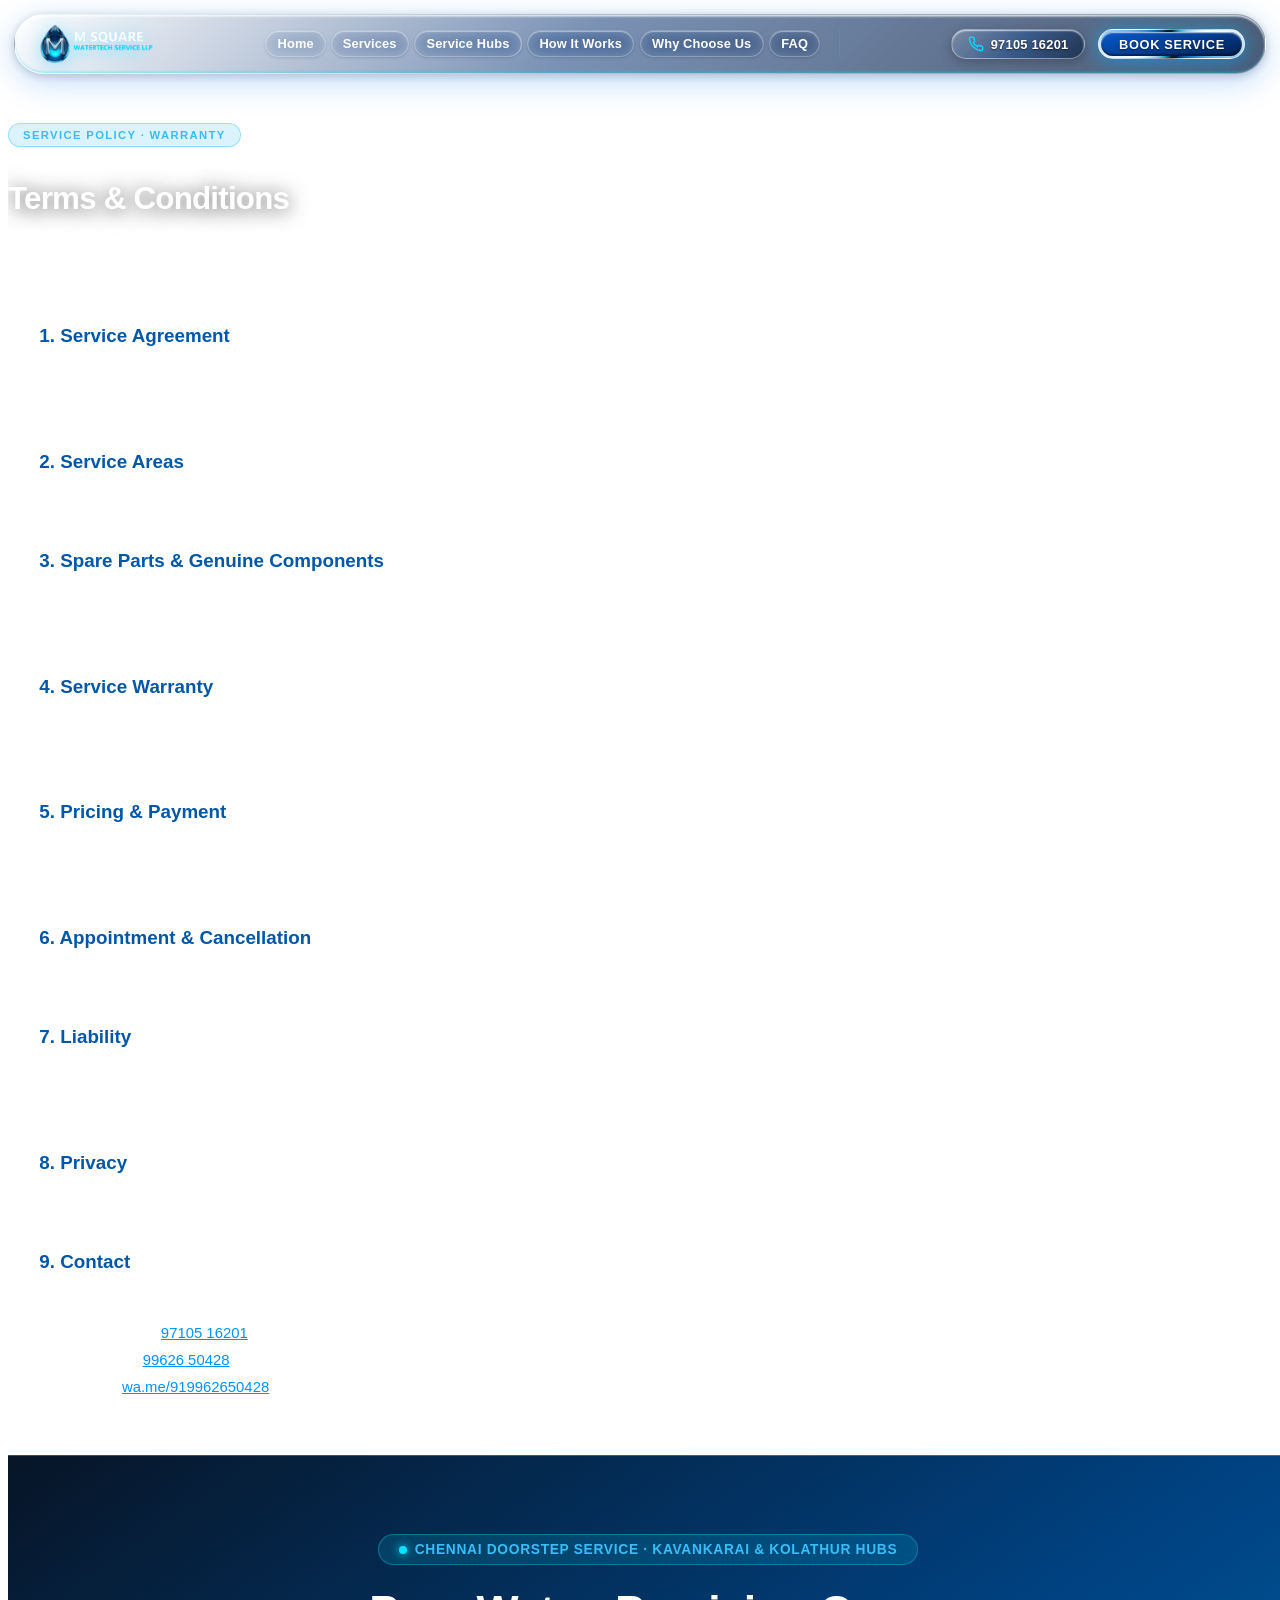
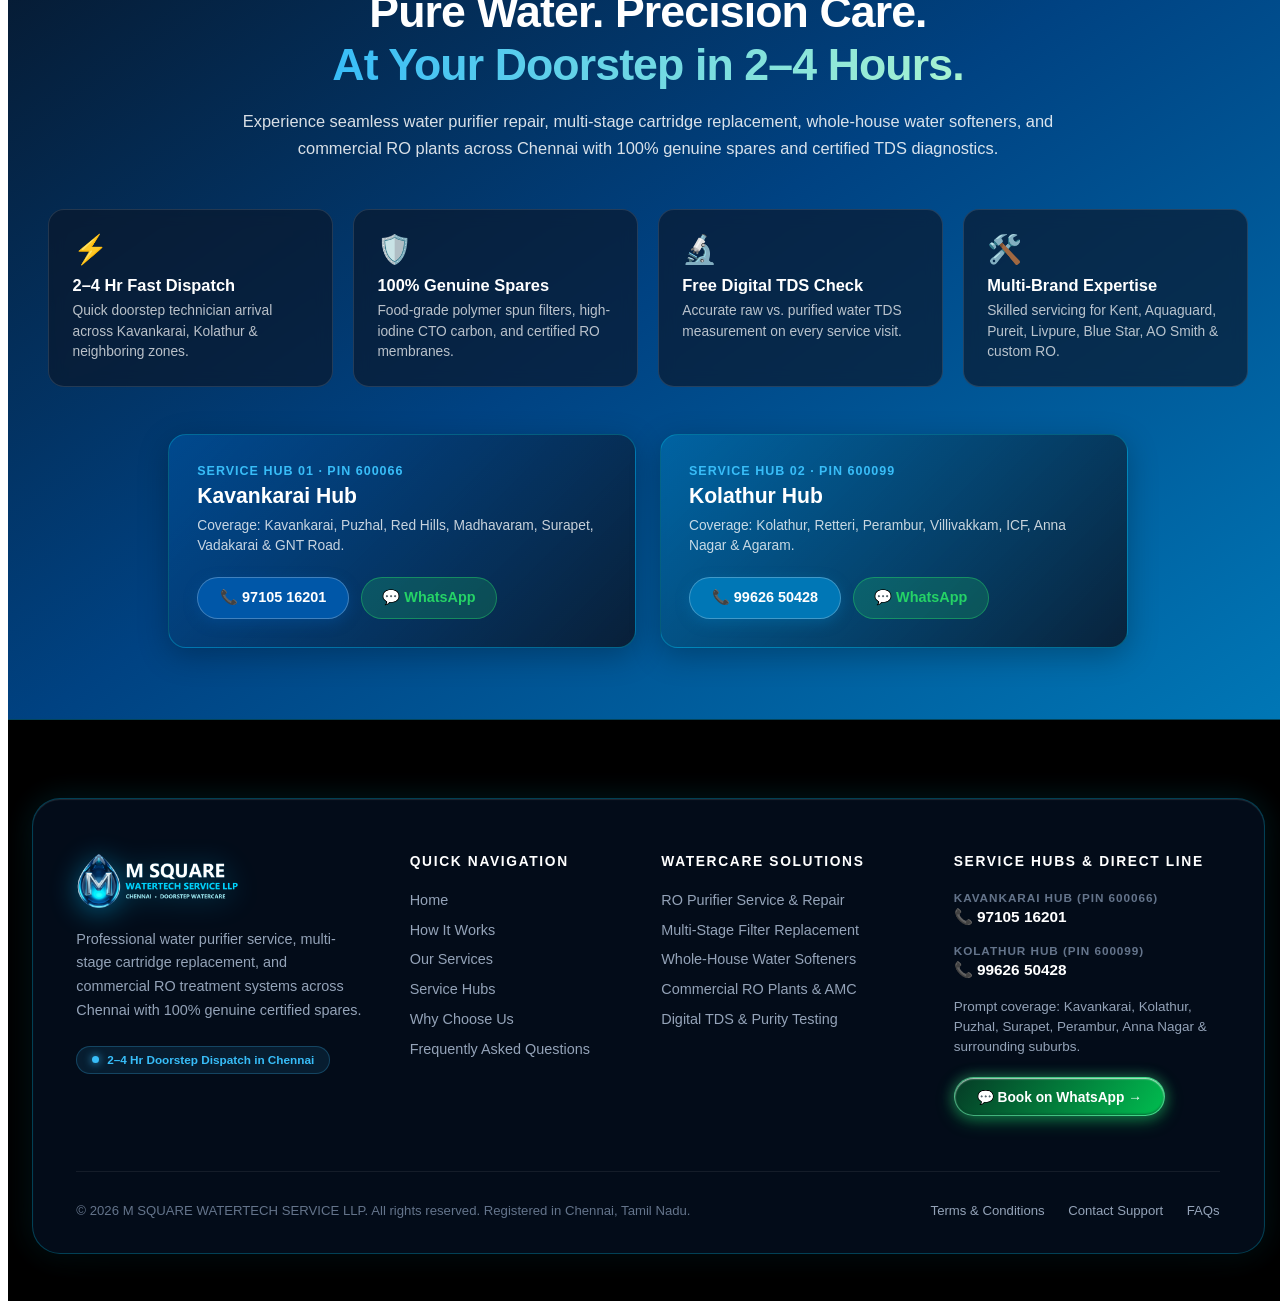
<file: terms.html>
<!DOCTYPE html><!-- Last Published: Tue Jun 30 2026 09:57:12 GMT+0000 (Coordinated Universal Time) --><html data-wf-domain="msquarewatertech.com" data-wf-page="645008656a042ed847d2b823" data-wf-site="645008656a042eb7d9d2b816" lang="en"><head><meta charset="utf-8"/><link href="https://cdn.prod.website-files.com" rel="preconnect" crossorigin="anonymous"/><title>Terms of Service | M SQUARE WATERTECH SERVICE LLP</title><meta content="Terms and conditions for water purifier service, maintenance, filter replacement, and water treatment equipment by M SQUARE WATERTECH SERVICE LLP." name="description"/><meta content="Terms of Service | M SQUARE WATERTECH SERVICE LLP" property="og:title"/><meta content="Terms and conditions for water purifier service, maintenance, filter replacement, and water treatment equipment by M SQUARE WATERTECH SERVICE LLP." property="og:description"/><meta content="assets/hero.jpg" property="og:image"/><meta content="Terms of Service | M SQUARE WATERTECH SERVICE LLP" name="twitter:title"/><meta content="Terms and conditions for water purifier service, maintenance, filter replacement, and water treatment equipment by M SQUARE WATERTECH SERVICE LLP." name="twitter:description"/><meta content="assets/hero.jpg" name="twitter:image"/><meta property="og:type" content="website"/><meta content="summary_large_image" name="twitter:card"/><meta content="width=device-width, initial-scale=1" name="viewport"/><link href="https://cdn.prod.website-files.com/645008656a042eb7d9d2b816/css/pani-source-dev.webflow.shared.8eaa2d05f.min.css" rel="stylesheet" type="text/css" integrity="sha384-jqotBf7Sfc0bRSVAPVM/8SV7ODmJ4if0Ket7LcudKyToJM+Xk2HHeWK3FF9t19sH" crossorigin="anonymous"/><script type="text/javascript">!function(o,c){var n=c.documentElement,t=" w-mod-";n.className+=t+"js",("ontouchstart"in o||o.DocumentTouch&&c instanceof DocumentTouch)&&(n.className+=t+"touch")}(window,document);</script><link href="https://cdn.prod.website-files.com/645008656a042eb7d9d2b816/645008656a042eeb94d2b8b6_icon-sm.jpg" rel="shortcut icon" type="image/x-icon"/><link href="https://cdn.prod.website-files.com/645008656a042eb7d9d2b816/645008656a042e1af1d2b8b7_icon-lg.jpg" rel="apple-touch-icon"/><meta name="keywords" content="water purifier service Chennai, RO repair Kavankarai, RO service Kolathur, water softener Chennai, filter cartridge replacement, domestic RO maintenance, commercial RO plant Chennai, iron removal filter, UF UV water purifier, M SQUARE WATERTECH SERVICE LLP"><style>

.msquare-logo-img { width: 8.5rem !important; height: auto !important; max-height: 2.6rem; }

.msquare-logo-img-f { width: 9rem !important; height: auto !important; max-height: 2.8rem; }

</style>


<style id="msquare-brand-global">
/* ═══════════════════════════════════════════════════════════════
   M SQUARE WATERTECH SERVICE LLP — Refined Brand Palette & Typography
   Primary:   #0057a8  (Deep Ocean Blue)
   Accent:    #00b4d8  (Aqua Teal)
   Dark:      #0a1628  (Midnight Navy)
   Light BG:  #f0f7fd  (Soft Ice Blue)
   CTA:       #0093fe  (Electric Blue)
   Success:   #059669  (Certified Emerald)
   ═══════════════════════════════════════════════════════════════ */

:root {
  --ms-primary:     #0057a8;
  --ms-accent:      #00b4d8;
  --ms-dark:        #0a1628;
  --ms-light-bg:    #f0f7fd;
  --ms-cta:         #0093fe;
  --ms-white:       #ffffff;
  --ms-text:        #1e293b;
  --ms-muted:       rgba(30, 41, 59, 0.7);
  --ms-border:      rgba(0, 87, 168, 0.14);
  --ms-grad:        linear-gradient(145deg, #0a1628 0%, #0057a8 55%, #00b4d8 100%);
  --ms-cta-grad:    linear-gradient(135deg, #0057a8 0%, #0093fe 100%);
}

/* ── Global Font Smoothing ── */
body {
  color: var(--ms-text);
  font-family: -apple-system, BlinkMacSystemFont, "Segoe UI", Roboto, "Helvetica Neue", Arial, sans-serif;
  overflow-x: hidden;
}

/* ── Navbar ── */
.nav-bar {
  background: rgba(255, 255, 255, 0.96) !important;
  backdrop-filter: blur(20px) !important;
  -webkit-backdrop-filter: blur(20px) !important;
  border-bottom: 1px solid rgba(0, 87, 168, 0.12) !important;
  box-shadow: 0 4px 20px rgba(0, 87, 168, 0.06) !important;
}

.nav-link .btn-text,
.nav-link .btn-text-ab {
  color: var(--ms-dark) !important;
  font-weight: 600 !important;
  font-size: 0.94rem !important;
  letter-spacing: -0.01em !important;
}

.nav-link:hover .btn-text,
.nav-link.w--current .btn-text {
  color: var(--ms-primary) !important;
}

/* ── Primary CTA Button ── */
.btn-primary.bg-blue,
.btn-primary {
  background: var(--ms-cta-grad) !important;
  box-shadow: 0 4px 14px rgba(0, 147, 254, 0.35) !important;
  border-radius: 100px !important;
  transition: transform 0.2s ease, box-shadow 0.2s ease !important;
}

.btn-primary:hover {
  transform: translateY(-2px) !important;
  box-shadow: 0 6px 20px rgba(0, 147, 254, 0.45) !important;
}

/* ── Headings on Light Backgrounds ── */
.heading-large,
.heading-xlarge,
.heading-medium,
.heading-small,
.heading-x-small {
  color: var(--ms-dark);
  font-weight: 700;
  letter-spacing: -0.02em;
}

/* ── CRITICAL FIX: Headings on Dark / Blue Backgrounds MUST be Crisp White ── */
.bg-blue .heading-xlarge,
.bg-blue .heading-large,
.bg-blue .heading-medium,
.bg-blue .heading-small,
.bg-blue .heading-x-small,
.bg-blue .span-text,
.bg-grad .heading-xlarge,
.bg-grad .heading-large,
.bg-grad .heading-medium,
.bg-grad .heading-small,
.bg-grad .span-text,
.hero-parent.dark .heading-large,
.hero-parent.dark .heading-medium,
.hero-parent.dark .span-text,
.dark .heading-large,
.dark .heading-medium,
.dark .span-text,
.hero-parent .heading-large.text-white,
.hero-parent .heading-medium.text-white,
.text-white,
.text-white * {
  color: #ffffff !important;
}

.bg-blue .fade,
.bg-grad .fade,
.hero-parent.dark .fade {
  color: rgba(255, 255, 255, 0.88) !important;
}

/* ── Headings inside white cards ── */
.bg-white .heading-large,
.bg-white .heading-medium,
.bg-white .heading-small,
.bg-white .heading-x-small,
.card-info .heading-medium,
.card-info .heading-small,
.card-info-slide .heading-x-small,
.water-care-card .card-title,
.water-care-card .card-subtitle {
  color: var(--ms-dark) !important;
}

.bg-white .fade,
.card-info .fade,
.card-info-slide .fade {
  color: rgba(30, 41, 59, 0.75) !important;
}

/* ── Hero / Background Gradient overrides ── */
.bg-grad {
  background: var(--ms-grad) !important;
}

.bg-blue {
  background: linear-gradient(160deg, #0a1628 0%, #0057a8 60%, #0077b6 100%) !important;
}

.hero-parent.dark {
  background: #0a1628 !important;
}

/* ── Super Text Marquee Gradients ── */
.super-text-grad {
  background: linear-gradient(180deg, rgba(255, 255, 255, 0.85) 0%, rgba(255, 255, 255, 0.05) 100%) !important;
  -webkit-background-clip: text !important;
  -webkit-text-fill-color: transparent !important;
  font-weight: 900 !important;
  letter-spacing: 0.06em !important;
}

.super-text-grad-blue {
  background: linear-gradient(180deg, rgba(0, 180, 216, 0.9) 0%, rgba(0, 87, 168, 0.1) 100%) !important;
  -webkit-background-clip: text !important;
  -webkit-text-fill-color: transparent !important;
  font-weight: 900 !important;
  letter-spacing: 0.06em !important;
}

/* ── Footer ── */
.footer {
  background: #08111e !important;
  border-top: 2px solid rgba(0, 180, 216, 0.25) !important;
  padding-top: 4rem !important;
  padding-bottom: 2.5rem !important;
}

.footer .msquare-logo-img-f {
  max-width: 160px !important;
  height: auto !important;
}

.footer .nav-link-f.large div {
  color: rgba(255, 255, 255, 0.85) !important;
  transition: color 0.2s ease !important;
}

.footer .nav-link-f.large:hover div {
  color: var(--ms-accent) !important;
}

.footer .flex-split.text-white {
  border-top: 1px solid rgba(255, 255, 255, 0.1) !important;
  padding-top: 1.5rem !important;
  margin-top: 2rem !important;
}

/* ── Service Hubs Info Cards ── */
.info-card.bg-blue-shade {
  background: linear-gradient(135deg, #0057a8 0%, #0077b6 100%) !important;
  border-radius: 20px !important;
  border: 1px solid rgba(255, 255, 255, 0.15) !important;
}

.info-card.bg-green {
  background: linear-gradient(135deg, #065f46 0%, #059669 100%) !important;
  border-radius: 20px !important;
}

.info-card.bg-shade {
  background: linear-gradient(135deg, #0a1628 0%, #1e293b 100%) !important;
  border-radius: 20px !important;
}

.info-card.bg-white {
  background: #ffffff !important;
  border-radius: 20px !important;
  box-shadow: 0 8px 30px rgba(0, 0, 0, 0.06) !important;
}

/* ── Section Alignment & Container Spacing ── */
.container {
  max-width: 1240px !important;
  padding-left: clamp(1.2rem, 4vw, 3rem) !important;
  padding-right: clamp(1.2rem, 4vw, 3rem) !important;
}

.section {
  padding-top: clamp(3.5rem, 6vw, 6rem) !important;
  padding-bottom: clamp(3.5rem, 6vw, 6rem) !important;
}

/* ── FAQ Accordion Alignment ── */
.tab-wrap {
  border-bottom: 1px solid rgba(0, 87, 168, 0.12) !important;
  transition: all 0.25s ease !important;
}

.tab-parent:hover {
  color: var(--ms-primary) !important;
}

/* ── Form Inputs ── */
.text-field.dark,
.textarea {
  border: 1.5px solid rgba(0, 180, 216, 0.3) !important;
  background: rgba(10, 22, 40, 0.75) !important;
  border-radius: 12px !important;
  color: #ffffff !important;
  padding: 0.9rem 1.2rem !important;
}

.text-field.dark:focus,
.textarea:focus {
  border-color: var(--ms-accent) !important;
  box-shadow: 0 0 0 3px rgba(0, 180, 216, 0.25) !important;
  outline: none !important;
}

/* ── Responsive Polish ── */
@media (max-width: 991px) {
  .w-layout-grid._3-col-grid {
    grid-template-columns: 1fr !important;
    gap: 2rem !important;
  }
  .w-layout-grid._2-col-grid-alt {
    grid-template-columns: 1fr !important;
    gap: 2rem !important;
  }
}

@media (max-width: 767px) {
  .nav-bar {
    padding: 0.75rem 1rem !important;
  }
  .footer-grid {
    grid-template-columns: 1fr !important;
    gap: 2rem !important;
  }
  .flex-split.text-white {
    flex-direction: column !important;
    gap: 1rem !important;
    text-align: center !important;
  }
}
</style>

<link rel="stylesheet" href="msq-design.css" type="text/css"/>
<link rel="stylesheet" href="msq-navbar-hero.css"/>
</head><body>
<!-- M SQUARE BRANDED BLUE SCREEN LOADER -->
<div id="msq-page-loader" class="msq-page-loader">
  <div class="msq-loader-inner">
    <div class="msq-loader-logo-wrap">
      <img src="msq-emblem-3d.png" alt="M SQUARE" class="msq-loader-emblem-img">
    </div>
    <div class="msq-loader-text-group">
      <h1 class="msq-loader-brand-title">M SQUARE</h1>
      <div class="msq-loader-brand-sub">WATERTECH SERVICE LLP</div>
      <div class="msq-loader-tag">CHENNAI &middot; DOORSTEP WATERCARE</div>
    </div>
    <div class="msq-loader-bar-wrap">
      <div class="msq-loader-bar-fill"></div>
    </div>
  </div>
</div>
<script id="msq-loader-script">
(function() {
  function dismissLoader() {
    var loader = document.getElementById('msq-page-loader');
    if (loader && !loader.classList.contains('msq-loader-hidden')) {
      loader.classList.add('msq-loader-hidden');
      setTimeout(function() {
        if (loader && loader.parentNode) loader.parentNode.removeChild(loader);
      }, 600);
    }
  }
  if (document.readyState === 'complete' || document.readyState === 'interactive') {
    setTimeout(dismissLoader, 650);
  } else {
    window.addEventListener('DOMContentLoaded', function() { setTimeout(dismissLoader, 650); });
    window.addEventListener('load', function() { setTimeout(dismissLoader, 650); });
    setTimeout(dismissLoader, 900);
  }
})();
</script>
<div class="styles w-embed"><style> 

  html { font-size: calc(0.625rem + 0.41666666666666663vw); }

  @media screen and (max-width:1920px) { html { font-size: calc(0.625rem + 0.41666666666666674vw); } }

  @media screen and (max-width:1440px) { html { font-size: calc(0.8126951092611863rem + 0.20811654526534862vw); } }

  @media screen and (max-width:479px) { html { font-size: calc(0.7494769874476988rem + 0.8368200836820083vw); } 

} 



body {

	-webkit-font-smoothing: antialiased;

	-moz-osx-font-smoothing: grayscale;

}



::-webkit-scrollbar {

   width: 0px;

}



::-webkit-scrollbar-track {

   background: transparent;

}



.splide__pagination {

display: none;

}



.drag-parent {

pointer-events:none;

}



.overlay-grad {

pointer-events:none;

}



.slider-img {

pointer-events:none;

}



.img-parent.ab-menu {

pointer-events:none;

}



.info-parent {

pointer-events:none;

}



.super-text-grad {

background: linear-gradient(180deg, rgba(250,250,250,1) 0%, rgba(250,250,250,0) 100%);

-webkit-background-clip: text;

-webkit-text-fill-color: transparent;

}



.super-text-grad-blue {

background: linear-gradient(180deg, rgba(0,147,254,1) 0%, rgba(0,147,254,0) 100%);

-webkit-background-clip: text;

-webkit-text-fill-color: transparent;

}



.round {

-webkit-mask-image: -webkit-radial-gradient(white, black);

}

.btn-primary {

-webkit-mask-image: -webkit-radial-gradient(white, black);

}

</style>



<style>

@media screen and (min-width: 1919px) { 

}



@media only screen and (min-width: 992px) and (max-width: 1441px){



}

</style>



<style>

.pod-parent {

-webkit-perspective:<some value> !important; 

-webkit-backface-visibility:none !important;

 -webkit-transform-style: preserve !important;

    -webkit-transform: translate3d(0, 0, 0);

}

</style>
</div><div class="menu-parent"><div class="menu-wrap"><div class="inner-whipe-menu"></div><div class="parent menu"><div class="w-layout-grid menu-grid"><div id="w-node-_3d9518e4-e66d-617f-2e9f-fed39e23aa08-9e23aa04" class="menu-child"><div id="w-node-_3d9518e4-e66d-617f-2e9f-fed39e23aa09-9e23aa04" class="border-side-menu"></div><div class="menu-grand-child"><a data-w-id="3d9518e4-e66d-617f-2e9f-fed39e23aa0b" href="how-it-works.html" class="link-wrap one w-inline-block"><div class="nav-link-large"><div class="border-line-btm blue"></div><div class="btn-text">How It Works</div><div class="btn-text-ab">How It Works</div></div><div class="img-parent ab-menu round"><div id="w-node-_3d9518e4-e66d-617f-2e9f-fed39e23aa13-9e23aa04" class="img-child"><div class="video-bg w-embed"><video poster="assets/msq-filter-cartridges.jpg" class="lazy" playsinline autoplay muted loop style="width: 100%; height: 100%; object-fit: cover">

	<source src="assets/filter-ani.mp4" data-src="assets/filter-ani.mp4" type="video/mp4" class="thevideo" style="min-width: 100%; min-height: 100%">

</video></div></div></div></a><a data-w-id="3d9518e4-e66d-617f-2e9f-fed39e23aa15" href="pods.html" class="link-wrap two w-inline-block"><div class="nav-link-large"><div class="btn-text">Services</div><div class="btn-text-ab">Services</div><div class="border-line-btm blue"></div></div><div class="img-parent ab-menu round"><div id="w-node-_3d9518e4-e66d-617f-2e9f-fed39e23aa1d-9e23aa04" class="img-child"><div class="video-bg w-embed"><video poster="assets/msq-hero-banner.jpg" class="lazy" playsinline autoplay muted loop style="width: 100%; height: 100%; object-fit: cover">

	<source src="assets/bubbles.mp4" data-src="assets/bubbles.mp4" type="video/mp4" class="thevideo" style="min-width: 100%; min-height: 100%">

</video></div></div></div></a><a data-w-id="3d9518e4-e66d-617f-2e9f-fed39e23aa1f" href="sustainability.html" class="link-wrap three w-inline-block"><div class="nav-link-large"><div class="btn-text">Service Hubs</div><div class="btn-text-ab">Service Hubs</div><div class="border-line-btm blue"></div></div><div class="img-parent ab-menu round"><div id="w-node-_3d9518e4-e66d-617f-2e9f-fed39e23aa27-9e23aa04" class="img-child bg-grad"><img src="assets/app-hero.jpg" loading="lazy" sizes="100vw"  alt="" class="img-cover sm"/><div class="video-bg size blend w-embed"><video poster="https://cdn.prod.website-files.com/6426f64494011de4e04eb8d9/64456412e83dafb32c42cdf6_bubbles.jpg" class="lazy" playsinline autoplay loop muted style="width: 100%; height: 100%; object-fit: cover">

	<source src="assets/bubbles.mp4" data-src="assets/bubbles.mp4" type="video/mp4" class="thevideo" style="min-width: 100%; min-height: 100%">

</video></div></div></div></a><div class="hide-d-s-m"><a data-w-id="8505fd1d-58a5-1f0e-9da5-8eaf23a5d500" href="contact.html" class="btn-primary bg-blue w-inline-block"><img src="https://cdn.prod.website-files.com/645008656a042eb7d9d2b816/645008656a042eaadad2b82d_icon-sm.svg" loading="lazy" alt="" class="icon-sm"/><div class="div-hide z-index"><div class="btn-text">Book Service</div><div class="btn-text-ab">Book Service</div></div><div class="btn-bg"></div></a></div><a data-w-id="3d9518e4-e66d-617f-2e9f-fed39e23aa29" href="about.html" class="link-wrap four w-inline-block"><div class="nav-link-large"><div class="btn-text">Why Choose Us</div><div class="btn-text-ab">Why Choose Us</div><div class="border-line-btm blue"></div></div><div class="img-parent ab-menu round"><div id="w-node-_3d9518e4-e66d-617f-2e9f-fed39e23aa31-9e23aa04" class="img-child"><img src="assets/water-technician-service.jpg" loading="lazy" sizes="(max-width: 479px) 100vw, 49vw"  alt="" class="img-cover"/></div></div></a><div class="spacer-large"></div><div class="menu-grand-child _2nd"><a data-w-id="3d9518e4-e66d-617f-2e9f-fed39e23aa3a" href="faq.html" class="nav-link-f large black w-inline-block"><div class="btn-text fade">FAQs</div><div class="btn-text-ab fade">FAQs</div></a><a data-w-id="3d9518e4-e66d-617f-2e9f-fed39e23aa3f" href="contact.html" class="nav-link-f large black w-inline-block"><div class="btn-text fade">Contact</div><div class="btn-text-ab fade">Contact</div></a><a data-w-id="3d9518e4-e66d-617f-2e9f-fed39e23aa44" href="terms.html" aria-current="page" class="nav-link-f large black w-inline-block w--current"><div class="btn-text fade">Terms</div><div class="btn-text-ab fade">Terms</div></a></div></div><div class="spacer-large"></div><div class="fade menu">&copy; M SQUARE WATERTECH SERVICE LLP &middot; Kavankarai: 97105 16201 &middot; Kolathur: 99626 50428</div><div class="img-parent ab-menu round z-index"><div id="w-node-d2ea092f-badf-f38e-8fff-24a158b85e5c-9e23aa04" class="img-child"><img src="assets/water-technician-service.jpg" loading="lazy" sizes="(max-width: 479px) 100vw, (max-width: 767px) 48vw, 317px"  alt="" class="img-cover"/></div></div></div></div></div></div></div><!-- M SQUARE PREMIUM ROYAL BLUE GLASS NAVBAR -->
<nav class="msq-navbar" id="msqNavbar">
  <div class="msq-navbar-container">
    <!-- LEFT GROUP: Logo -->
    <div class="msq-nav-left">
      <a href="index.html" class="msq-nav-logo" aria-label="M SQUARE WATERTECH SERVICE LLP - Home">
        <img src="msquare-logo-3d.png" alt="M SQUARE WATERTECH SERVICE LLP" class="msq-logo-img" />
      </a>
    </div>

    <!-- CENTRE GROUP: 6 Nav Links -->
    <div class="msq-nav-centre">
      <a href="index.html" class="msq-link">Home</a>
      <a href="pods.html" class="msq-link">Services</a>
      <a href="sustainability.html" class="msq-link">Service Hubs</a>
      <a href="how-it-works.html" class="msq-link">How It Works</a>
      <a href="about.html" class="msq-link">Why Choose Us</a>
      <a href="faq.html" class="msq-link">FAQ</a>
    </div>

    <!-- RIGHT GROUP: Phone + Book Service + Mobile Menu Toggle -->
    <div class="msq-nav-right">
      <a href="tel:9710516201" class="msq-nav-phone" title="Call Dispatch Hotline: 97105 16201">
        <svg class="msq-phone-svg" width="16" height="16" viewBox="0 0 24 24" fill="none" stroke="currentColor" stroke-width="2.3" stroke-linecap="round" stroke-linejoin="round">
          <path d="M22 16.92v3a2 2 0 0 1-2.18 2 19.79 19.79 0 0 1-8.63-3.07 19.5 19.5 0 0 1-6-6 19.79 19.79 0 0 1-3.07-8.67A2 2 0 0 1 4.11 2h3a2 2 0 0 1 2 1.72 12.84 12.84 0 0 0 .7 2.81 2 2 0 0 1-.45 2.11L8.09 9.91a16 16 0 0 0 6 6l1.27-1.27a2 2 0 0 1 2.11-.45 12.84 12.84 0 0 0 2.81.7A2 2 0 0 1 22 16.92z"/>
        </svg>
        <span class="msq-phone-digits">97105 16201</span>
      </a>

      <a href="contact.html" class="msq-nav-cta" title="Book Doorstep Service">
        <span class="msq-cta-text">BOOK SERVICE</span>
      </a>

      <!-- Mobile Hamburger Button -->
      <button class="msq-hamburger" id="msqNavToggle" aria-label="Toggle Navigation Menu" aria-expanded="false">
        <span class="msq-ham-line"></span>
        <span class="msq-ham-line"></span>
        <span class="msq-ham-line"></span>
      </button>
    </div>
  </div>
</nav>

<!-- Mobile Navigation Drawer -->
<div class="msq-mobile-drawer" id="msqMobileDrawer">
  <div class="msq-drawer-backdrop" id="msqDrawerBackdrop"></div>
  <div class="msq-drawer-panel">
    <div class="msq-drawer-header">
      <img src="msquare-logo-3d.png" alt="M SQUARE" class="msq-drawer-logo"/>
      <button class="msq-drawer-close" id="msqDrawerClose" aria-label="Close Navigation Menu">&times;</button>
    </div>
    <div class="msq-drawer-links">
      <a href="index.html" class="msq-drawer-link">Home</a>
      <a href="pods.html" class="msq-drawer-link">Services</a>
      <a href="sustainability.html" class="msq-drawer-link">Service Hubs</a>
      <a href="how-it-works.html" class="msq-drawer-link">How It Works</a>
      <a href="about.html" class="msq-drawer-link">Why Choose Us</a>
      <a href="faq.html" class="msq-drawer-link">FAQ</a>
    </div>
    <div class="msq-drawer-actions">
      <a href="tel:9710516201" class="msq-drawer-phone">
        <span>📞 97105 16201 (Kavankarai)</span>
      </a>
      <a href="tel:9962650428" class="msq-drawer-phone">
        <span>📞 99626 50428 (Kolathur)</span>
      </a>
      <a href="contact.html" class="msq-drawer-cta">
        <span>BOOK SERVICE</span>
      </a>
    </div>
  </div>
</div><header data-w-id="83eb865b-27ad-52f7-3c78-8a19a3008968" class="hero-parent no-hide-auto"><div class="page-wrap auto"><div class="w-layout-grid grid-other auto"><div id="w-node-_4424a24b-c63a-0f80-809e-d44e0f011db6-90d2b81d" class="parent flex-split-v stick"><div style="position:absolute;inset:0;opacity:0.25;pointer-events:none;z-index:0;"><video autoplay playsinline muted loop style="width:100%;height:100%;object-fit:cover;"><source src="assets/bubbles.mp4" type="video/mp4"></video></div><div style="position:relative;z-index:2;"><div style="display:inline-flex;align-items:center;gap:6px;background:rgba(56,189,248,0.18);border:1px solid rgba(56,189,248,0.4);color:#38bdf8;font-size:0.72rem;font-weight:800;letter-spacing:0.12em;text-transform:uppercase;padding:0.3rem 0.9rem;border-radius:999px;margin-bottom:0.85rem;">SERVICE POLICY &middot; WARRANTY</div><h1 class="heading-large text-white" style="color:#ffffff !important;"><span class="span-text intro-one" style="color:#ffffff !important;">Terms &amp; Conditions</span></h1><div class="spacer-small"></div><div class="fade" style="color:rgba(255,255,255,0.92) !important;font-size:1.05rem;line-height:1.6;">M SQUARE WATERTECH SERVICE LLP &middot; Official Doorstep Service &amp; Genuine Spares Policy.</div><div class="spacer-medium"></div></div><div style="height:0%" class="border-side"></div></div><div id="w-node-acf3f1d1-a9f2-aef7-914c-b35cb3ce4db4-90d2b81d" class="parent pad-left btm" style="padding:2.5rem 2rem;line-height:1.8;font-size:0.95rem;color:rgba(10,22,40,0.82);">
<h2 style="font-size:1.2rem;font-weight:700;color:#0057a8;margin-bottom:0.5rem;">1. Service Agreement</h2>
<p>By booking any service or requesting a visit from M SQUARE WATERTECH SERVICE LLP, you agree to these terms. Services are provided at agreed rates and subject to site inspection.</p>

<h2 style="font-size:1.2rem;font-weight:700;color:#0057a8;margin:1.5rem 0 0.5rem;">2. Service Areas</h2>
<p>We serve Kavankarai (PIN 600066) and Kolathur (PIN 600099) and surrounding localities in North Chennai, Tamil Nadu. Service coverage is subject to technician availability.</p>

<h2 style="font-size:1.2rem;font-weight:700;color:#0057a8;margin:1.5rem 0 0.5rem;">3. Spare Parts &amp; Genuine Components</h2>
<p>All replacement filter cartridges, RO membranes, booster pumps, and UV lamps used are 100% genuine food-grade certified components. We do not use counterfeit or substandard parts.</p>

<h2 style="font-size:1.2rem;font-weight:700;color:#0057a8;margin:1.5rem 0 0.5rem;">4. Service Warranty</h2>
<p>Replacement parts are covered by a service warranty as specified at the time of service. The warranty covers component defects under normal usage and does not apply to misuse, power fluctuations, or physical damage.</p>

<h2 style="font-size:1.2rem;font-weight:700;color:#0057a8;margin:1.5rem 0 0.5rem;">5. Pricing &amp; Payment</h2>
<p>Service charges are communicated upfront before work begins. Final pricing may vary based on the actual parts required after diagnosis. Payments are accepted in cash or UPI at the time of service completion.</p>

<h2 style="font-size:1.2rem;font-weight:700;color:#0057a8;margin:1.5rem 0 0.5rem;">6. Appointment &amp; Cancellation</h2>
<p>Doorstep appointments can be booked via phone or WhatsApp. Cancellations should be notified at least 2 hours before the scheduled visit to avoid a nominal visit fee.</p>

<h2 style="font-size:1.2rem;font-weight:700;color:#0057a8;margin:1.5rem 0 0.5rem;">7. Liability</h2>
<p>M SQUARE WATERTECH SERVICE LLP is not liable for pre-existing damage to water purifiers, plumbing, or infrastructure. Our liability is limited to the specific service performed during the visit.</p>

<h2 style="font-size:1.2rem;font-weight:700;color:#0057a8;margin:1.5rem 0 0.5rem;">8. Privacy</h2>
<p>Customer information (name, address, contact number) is used solely for service scheduling and follow-up. We do not share or sell your data to third parties.</p>

<h2 style="font-size:1.2rem;font-weight:700;color:#0057a8;margin:1.5rem 0 0.5rem;">9. Contact</h2>
<p>For any queries or disputes, contact us at:<br/>
<strong>Kavankarai Hub:</strong> <a href="tel:9710516201" style="color:#0093fe;">97105 16201</a><br/>
<strong>Kolathur Hub:</strong> <a href="tel:9962650428" style="color:#0093fe;">99626 50428</a><br/>
<strong>WhatsApp:</strong> <a href="https://wa.me/919962650428" target="_blank" style="color:#0093fe;">wa.me/919962650428</a></p>
</div></div></div></header><div class="pop-up-pre-order bg-grad"><div class="pre-order-parent"><h2 class="heading-large">Book Doorstep Service</h2><div class="spacer-small"></div><p class="text-width-pre fade">Book water purifier repair, filter replacement, water softeners, or commercial RO servicing across Kavankarai & Kolathur, Chennai. Call Kavankarai: 97105 16201 | Kolathur: 99626 50428</p><div class="form-pre w-form"><form id="wf-form-Waitlist" name="wf-form-Waitlist" data-name="Waitlist" method="get" class="form-full w-clearfix" data-wf-page-id="645008656a042ed847d2b823" data-wf-element-id="89fd67c9-be00-ecc7-3974-1cc0a5da866d"><input class="text-field dark w-input" maxlength="256" name="name-2" data-name="Name 2" placeholder="Name*" type="text" id="name-2" required=""/><input class="text-field dark w-input" maxlength="256" name="Email-Pre-Order-2" data-name="Email Pre Order 2" placeholder="Email*" type="email" id="Email-Pre-Order-2" required=""/><input type="submit" data-wait="Please wait..." class="submit-button-fill w-button" value="Request Service"/></form><div class="success-message w-form-done"><div>Thank you!</div></div><div class="error-message w-form-fail"><div>Something went wrong.</div></div></div><div data-w-id="89fd67c9-be00-ecc7-3974-1cc0a5da8677" class="plus-parent ab-tr roate"><img alt="" loading="lazy" src="https://cdn.prod.website-files.com/645008656a042eb7d9d2b816/645008656a042e1dd9d2b887_%2Bicon.svg"/></div></div><div class="video-bg size blend w-embed"><video poster="https://cdn.prod.website-files.com/6426f64494011de4e04eb8d9/64456412e83dafb32c42cdf6_bubbles.jpg" class="lazy" playsinline autoplay loop muted style="width: 100%; height: 100%; object-fit: cover">

	<source src="assets/bubbles.mp4" data-src="assets/bubbles.mp4" type="video/mp4" class="thevideo" style="min-width: 100%; min-height: 100%">

</video></div></div>
<!-- M SQUARE PRE-FOOTER CTA SECTION -->
<section class="msquare-prefooter-cta" style="background: linear-gradient(145deg, #071527 0%, #004282 50%, #0077b6 100%); padding: 5rem 1.5rem 4.5rem; color: #ffffff; position: relative; overflow: hidden; border-top: 1px solid rgba(0, 180, 216, 0.25);">
  <!-- Subtle Background Water Bubble Ambience -->
  <div style="position: absolute; inset: 0; opacity: 0.22; pointer-events: none; z-index: 1;">
    <video autoplay playsinline muted loop style="width: 100%; height: 100%; object-fit: cover;">
      <source src="assets/bubbles.mp4" type="video/mp4">
    </video>
  </div>
  
  <div style="max-width: 1200px; margin: 0 auto; position: relative; z-index: 2;">
    <!-- Top Pill Badge & Headings -->
    <div style="text-align: center; max-width: 840px; margin: 0 auto 3rem;">
      <div style="display: inline-flex; align-items: center; gap: 8px; background: rgba(0, 180, 216, 0.18); border: 1px solid rgba(0, 180, 216, 0.45); padding: 7px 20px; border-radius: 999px; font-size: 0.88rem; font-weight: 700; color: #38bdf8; letter-spacing: 0.05em; text-transform: uppercase; margin-bottom: 1.25rem;">
        <span style="display: inline-block; width: 8px; height: 8px; border-radius: 50%; background: #00e5ff; box-shadow: 0 0 10px #00e5ff;"></span>
        Chennai Doorstep Service &middot; Kavankarai &amp; Kolathur Hubs
      </div>
      <h2 style="font-size: clamp(2rem, 4vw, 2.85rem); font-weight: 800; color: #ffffff; line-height: 1.2; margin: 0 0 1rem; letter-spacing: -0.02em;">
        Pure Water. Precision Care.<br><span style="background: linear-gradient(90deg, #38bdf8, #a7f3d0); -webkit-background-clip: text; -webkit-text-fill-color: transparent;">At Your Doorstep in 2–4 Hours.</span>
      </h2>
      <p style="font-size: 1.05rem; color: rgba(255, 255, 255, 0.85); line-height: 1.65; margin: 0;">
        Experience seamless water purifier repair, multi-stage cartridge replacement, whole-house water softeners, and commercial RO plants across Chennai with 100% genuine spares and certified TDS diagnostics.
      </p>
    </div>

    <!-- 4 Key Guarantee Feature Cards -->
    <div style="display: grid; grid-template-columns: repeat(auto-fit, minmax(230px, 1fr)); gap: 1.25rem; margin-bottom: 3rem;">
      <div style="background: rgba(10, 22, 40, 0.65); border: 1px solid rgba(255, 255, 255, 0.12); border-radius: 16px; padding: 1.5rem; backdrop-filter: blur(8px);">
        <div style="font-size: 1.8rem; margin-bottom: 0.6rem;">⚡</div>
        <h4 style="font-size: 1.05rem; font-weight: 700; color: #ffffff; margin: 0 0 0.4rem;">2–4 Hr Fast Dispatch</h4>
        <p style="font-size: 0.88rem; color: rgba(255, 255, 255, 0.72); margin: 0; line-height: 1.5;">Quick doorstep technician arrival across Kavankarai, Kolathur &amp; neighboring zones.</p>
      </div>

      <div style="background: rgba(10, 22, 40, 0.65); border: 1px solid rgba(255, 255, 255, 0.12); border-radius: 16px; padding: 1.5rem; backdrop-filter: blur(8px);">
        <div style="font-size: 1.8rem; margin-bottom: 0.6rem;">🛡️</div>
        <h4 style="font-size: 1.05rem; font-weight: 700; color: #ffffff; margin: 0 0 0.4rem;">100% Genuine Spares</h4>
        <p style="font-size: 0.88rem; color: rgba(255, 255, 255, 0.72); margin: 0; line-height: 1.5;">Food-grade polymer spun filters, high-iodine CTO carbon, and certified RO membranes.</p>
      </div>

      <div style="background: rgba(10, 22, 40, 0.65); border: 1px solid rgba(255, 255, 255, 0.12); border-radius: 16px; padding: 1.5rem; backdrop-filter: blur(8px);">
        <div style="font-size: 1.8rem; margin-bottom: 0.6rem;">🔬</div>
        <h4 style="font-size: 1.05rem; font-weight: 700; color: #ffffff; margin: 0 0 0.4rem;">Free Digital TDS Check</h4>
        <p style="font-size: 0.88rem; color: rgba(255, 255, 255, 0.72); margin: 0; line-height: 1.5;">Accurate raw vs. purified water TDS measurement on every service visit.</p>
      </div>

      <div style="background: rgba(10, 22, 40, 0.65); border: 1px solid rgba(255, 255, 255, 0.12); border-radius: 16px; padding: 1.5rem; backdrop-filter: blur(8px);">
        <div style="font-size: 1.8rem; margin-bottom: 0.6rem;">🛠️</div>
        <h4 style="font-size: 1.05rem; font-weight: 700; color: #ffffff; margin: 0 0 0.4rem;">Multi-Brand Expertise</h4>
        <p style="font-size: 0.88rem; color: rgba(255, 255, 255, 0.72); margin: 0; line-height: 1.5;">Skilled servicing for Kent, Aquaguard, Pureit, Livpure, Blue Star, AO Smith &amp; custom RO.</p>
      </div>
    </div>

    <!-- Hub Contact Action Cards -->
    <div style="display: grid; grid-template-columns: repeat(auto-fit, minmax(320px, 1fr)); gap: 1.5rem; max-width: 960px; margin: 0 auto;">
      <!-- Kavankarai Hub Card -->
      <div style="background: linear-gradient(135deg, rgba(0, 87, 168, 0.55) 0%, rgba(10, 22, 40, 0.85) 100%); border: 1.5px solid rgba(0, 180, 216, 0.4); border-radius: 18px; padding: 1.8rem; text-align: left; box-shadow: 0 8px 30px rgba(0, 0, 0, 0.25);">
        <div style="font-size: 0.8rem; text-transform: uppercase; color: #38bdf8; font-weight: 800; letter-spacing: 0.08em; margin-bottom: 0.4rem;">Service Hub 01 &middot; PIN 600066</div>
        <h3 style="font-size: 1.35rem; color: #ffffff; font-weight: 800; margin: 0 0 0.5rem;">Kavankarai Hub</h3>
        <p style="font-size: 0.88rem; color: rgba(255, 255, 255, 0.78); line-height: 1.5; margin: 0 0 1.25rem;">Coverage: Kavankarai, Puzhal, Red Hills, Madhavaram, Surapet, Vadakarai &amp; GNT Road.</p>
        <div style="display: flex; gap: 0.75rem; flex-wrap: wrap;">
          <a href="tel:9710516201" style="display: inline-flex; align-items: center; gap: 8px; background: #0057a8; color: #ffffff; padding: 0.75rem 1.4rem; border-radius: 999px; text-decoration: none; font-weight: 700; font-size: 0.92rem; border: 1px solid rgba(255, 255, 255, 0.25); box-shadow: 0 4px 14px rgba(0, 87, 168, 0.4);">
            📞 97105 16201
          </a>
          <a href="https://wa.me/919710516201?text=Hi%20M%20Square%20Kavankarai%20Hub%2C%20I%20need%20water%20purifier%20service." target="_blank" style="display: inline-flex; align-items: center; gap: 6px; background: rgba(37, 211, 102, 0.2); color: #25d366; padding: 0.75rem 1.3rem; border-radius: 999px; text-decoration: none; font-weight: 700; font-size: 0.92rem; border: 1px solid rgba(37, 211, 102, 0.45);">
            💬 WhatsApp
          </a>
        </div>
      </div>

      <!-- Kolathur Hub Card -->
      <div style="background: linear-gradient(135deg, rgba(0, 119, 182, 0.55) 0%, rgba(10, 22, 40, 0.85) 100%); border: 1.5px solid rgba(0, 180, 216, 0.4); border-radius: 18px; padding: 1.8rem; text-align: left; box-shadow: 0 8px 30px rgba(0, 0, 0, 0.25);">
        <div style="font-size: 0.8rem; text-transform: uppercase; color: #38bdf8; font-weight: 800; letter-spacing: 0.08em; margin-bottom: 0.4rem;">Service Hub 02 &middot; PIN 600099</div>
        <h3 style="font-size: 1.35rem; color: #ffffff; font-weight: 800; margin: 0 0 0.5rem;">Kolathur Hub</h3>
        <p style="font-size: 0.88rem; color: rgba(255, 255, 255, 0.78); line-height: 1.5; margin: 0 0 1.25rem;">Coverage: Kolathur, Retteri, Perambur, Villivakkam, ICF, Anna Nagar &amp; Agaram.</p>
        <div style="display: flex; gap: 0.75rem; flex-wrap: wrap;">
          <a href="tel:9962650428" style="display: inline-flex; align-items: center; gap: 8px; background: #0077b6; color: #ffffff; padding: 0.75rem 1.4rem; border-radius: 999px; text-decoration: none; font-weight: 700; font-size: 0.92rem; border: 1px solid rgba(255, 255, 255, 0.25); box-shadow: 0 4px 14px rgba(0, 119, 182, 0.4);">
            📞 99626 50428
          </a>
          <a href="https://wa.me/919962650428?text=Hi%20M%20Square%20Kolathur%20Hub%2C%20I%20need%20water%20purifier%20service." target="_blank" style="display: inline-flex; align-items: center; gap: 6px; background: rgba(37, 211, 102, 0.2); color: #25d366; padding: 0.75rem 1.3rem; border-radius: 999px; text-decoration: none; font-weight: 700; font-size: 0.92rem; border: 1px solid rgba(37, 211, 102, 0.45);">
            💬 WhatsApp
          </a>
        </div>
      </div>
    </div>
  </div>
</section>

<!-- ═══════════════════════════════════════════════════════════════════
     M SQUARE MASTER 4-COLUMN FOOTER
     ═══════════════════════════════════════════════════════════════════ -->
<footer class="msq-footer-master">
  <div class="msq-footer-container">
    <div class="msq-footer-grid">
      <!-- Col 1: Brand & Identity -->
      <div class="msq-footer-brand-col">
        <a href="index.html" class="msq-footer-logo-link" title="M SQUARE WATERTECH SERVICE LLP">
          <img src="msquare-logo-3d.png" alt="M SQUARE WATERTECH SERVICE LLP" class="msq-footer-logo-img">
        </a>
        <p class="msq-footer-brand-desc">
          Professional water purifier service, multi-stage cartridge replacement, and commercial RO treatment systems across Chennai with 100% genuine certified spares.
        </p>
        <div class="msq-footer-dispatch-pill">
          <span class="msq-footer-dispatch-dot"></span>
          2–4 Hr Doorstep Dispatch in Chennai
        </div>
      </div>

      <!-- Col 2: Quick Links -->
      <div class="msq-footer-col">
        <h4 class="msq-footer-heading">Quick Navigation</h4>
        <ul class="msq-footer-nav-list">
          <li><a href="index.html" class="msq-footer-nav-link">Home</a></li>
          <li><a href="how-it-works.html" class="msq-footer-nav-link">How It Works</a></li>
          <li><a href="pods.html" class="msq-footer-nav-link">Our Services</a></li>
          <li><a href="sustainability.html" class="msq-footer-nav-link">Service Hubs</a></li>
          <li><a href="about.html" class="msq-footer-nav-link">Why Choose Us</a></li>
          <li><a href="faq.html" class="msq-footer-nav-link">Frequently Asked Questions</a></li>
        </ul>
      </div>

      <!-- Col 3: Watercare Solutions -->
      <div class="msq-footer-col">
        <h4 class="msq-footer-heading">Watercare Solutions</h4>
        <ul class="msq-footer-nav-list">
          <li><a href="pods.html" class="msq-footer-nav-link">RO Purifier Service &amp; Repair</a></li>
          <li><a href="index.html#water-care" class="msq-footer-nav-link">Multi-Stage Filter Replacement</a></li>
          <li><a href="pods.html" class="msq-footer-nav-link">Whole-House Water Softeners</a></li>
          <li><a href="pods.html" class="msq-footer-nav-link">Commercial RO Plants &amp; AMC</a></li>
          <li><a href="how-it-works.html" class="msq-footer-nav-link">Digital TDS &amp; Purity Testing</a></li>
        </ul>
      </div>

      <!-- Col 4: Contact & Service Hubs -->
      <div class="msq-footer-col">
        <h4 class="msq-footer-heading">Service Hubs &amp; Direct Line</h4>
        <div class="msq-footer-contact-item">
          <span class="msq-footer-contact-lbl">Kavankarai Hub (PIN 600066)</span>
          <a href="tel:9710516201" class="msq-footer-contact-val">📞 97105 16201</a>
        </div>
        <div class="msq-footer-contact-item">
          <span class="msq-footer-contact-lbl">Kolathur Hub (PIN 600099)</span>
          <a href="tel:9962650428" class="msq-footer-contact-val">📞 99626 50428</a>
        </div>
        <p class="msq-footer-coverage-text">
          Prompt coverage: Kavankarai, Kolathur, Puzhal, Surapet, Perambur, Anna Nagar &amp; surrounding suburbs.
        </p>
        <a href="https://wa.me/919962650428" target="_blank" class="msq-footer-wa-btn">
          💬 Book on WhatsApp &rarr;
        </a>
      </div>
    </div>

    <!-- Bottom Copyright & Legal Links -->
    <div class="msq-footer-bottom">
      <div>&copy; 2026 M SQUARE WATERTECH SERVICE LLP. All rights reserved. Registered in Chennai, Tamil Nadu.</div>
      <div class="msq-footer-legal-links">
        <a href="terms.html" class="msq-footer-legal-link">Terms &amp; Conditions</a>
        <a href="contact.html" class="msq-footer-legal-link">Contact Support</a>
        <a href="faq.html" class="msq-footer-legal-link">FAQs</a>
      </div>
    </div>
  </div>
</footer><script src="https://d3e54v103j8qbb.cloudfront.net/js/jquery-3.5.1.min.dc5e7f18c8.js?site=645008656a042eb7d9d2b816" type="text/javascript" integrity="sha256-9/aliU8dGd2tb6OSsuzixeV4y/faTqgFtohetphbbj0=" crossorigin="anonymous"></script><script src="https://cdn.prod.website-files.com/645008656a042eb7d9d2b816/js/webflow.schunk.f2efb3c5440a81cf.js" type="text/javascript" integrity="sha384-VK02VJvMib7ytrF5M2joPWNtDQs366FZgEQ5B+Iwnjx0WBnwQXfootyziSYxdrmS" crossorigin="anonymous"></script><script src="https://cdn.prod.website-files.com/645008656a042eb7d9d2b816/js/webflow.schunk.d8b006a87280caf0.js" type="text/javascript" integrity="sha384-tZvsZalyuCxfZjnNfAO+Z823F1BdfY5MJLT+QWxGvBg1uKEfCsTqZrvk7lh3DiTs" crossorigin="anonymous"></script><script src="https://cdn.prod.website-files.com/645008656a042eb7d9d2b816/js/webflow.483d035b.6a4a19fbed5168aa.js" type="text/javascript" integrity="sha384-TeAuISxGgzlTqhnhO2jhFIw/e/IJKF7K14kNhp3onUFcl17qHs6dqXpFletSQ8jb" crossorigin="anonymous"></script><script>

$(window).bind("pageshow", function(event) {

    if (event.originalEvent.persisted) {

        window.location.reload() 

    }

});

</script><script src="msq-motion.js"></script>
<script src="msq-fluted-glass-waves.js"></script>
</body></html>
</file>
<file: msq-design.css>
/* ═══════════════════════════════════════════════════════════════
   M SQUARE WATERTECH SERVICE LLP — MASTER LUXURY DESIGN SYSTEM
   Version: 7.0 (Latest 2026 Interactive Web Animations & Components)
   Zero clunky boxes · Background video/image 100% preserved
   Hardware-accelerated 60/120fps animations · Apple/Linear quality
   ═══════════════════════════════════════════════════════════════ */

/* ── 1. GLOBAL DESIGN TOKENS ── */
:root {
  --ms-navy:         #050d1a;
  --ms-navy-card:    rgba(6, 16, 32, 0.72);
  --ms-deep-blue:    #002e6e;
  --ms-primary-blue: #0057a8;
  --ms-electric-blue:#0093fe;
  --ms-cyan:         #00d4ff;
  --ms-aqua:         #38bdf8;
  --ms-mint:         #a7f3d0;
  --ms-emerald:      #10b981;
  --ms-text-dark:    #0f172a;
  --ms-text-body:    #334155;
  --ms-text-muted:   #64748b;
  --ms-border-subtle:rgba(0, 87, 168, 0.12);
  --ms-border-glow:  rgba(56, 189, 248, 0.35);
  --ms-grad-ocean:   linear-gradient(145deg, #050d1a 0%, #003875 55%, #0057a8 100%);
  --ms-grad-cta:     linear-gradient(135deg, #0077e6 0%, #00c6ff 100%);
  --ms-grad-accent:  linear-gradient(135deg, #38bdf8 0%, #a7f3d0 50%, #38bdf8 100%);
}

/* ── 2. KEYFRAME ANIMATIONS ── */
@keyframes msqPulseGlow {
  0% {
    transform: scale(0.95);
    box-shadow: 0 0 0 0 rgba(0, 229, 255, 0.8);
  }
  70% {
    transform: scale(1.05);
    box-shadow: 0 0 0 10px rgba(0, 229, 255, 0);
  }
  100% {
    transform: scale(0.95);
    box-shadow: 0 0 0 0 rgba(0, 229, 255, 0);
  }
}

@keyframes msqShimmerSweep {
  0% {
    transform: translateX(-160%) skewX(-22deg);
  }
  100% {
    transform: translateX(160%) skewX(-22deg);
  }
}

@keyframes msqGradientFlow {
  0% {
    background-position: 0% 50%;
  }
  50% {
    background-position: 100% 50%;
  }
  100% {
    background-position: 0% 50%;
  }
}

@keyframes msqFloatSlow {
  0%, 100% {
    transform: translateY(0);
  }
  50% {
    transform: translateY(-5px);
  }
}

@keyframes msqHeroFadeUp {
  from {
    opacity: 0;
    transform: translateY(22px);
  }
  to {
    opacity: 1;
    transform: translateY(0);
  }
}


@keyframes msqOscillateLight {
  0%, 100% {
    transform: translateY(0) scale(1);
  }
  50% {
    transform: translateY(-6px) scale(1.008);
  }
}

@keyframes msqHorizonOscillate {
  0% {
    background-position: 0% 50%;
    opacity: 0.65;
  }
  50% {
    background-position: 100% 50%;
    opacity: 0.95;
  }
  100% {
    background-position: 0% 50%;
    opacity: 0.65;
  }
}

@keyframes msqAmbientMeshGlow {
  0% {
    transform: scale(1) translate(0, 0);
    opacity: 0.45;
  }
  50% {
    transform: scale(1.08) translate(10px, -10px);
    opacity: 0.75;
  }
  100% {
    transform: scale(1) translate(0, 0);
    opacity: 0.45;
  }
}

@keyframes msqHorizonBeamGlow {
  0%, 100% {
    opacity: 0.4;
    filter: drop-shadow(0 0 6px rgba(0, 212, 255, 0.4));
  }
  50% {
    opacity: 0.95;
    filter: drop-shadow(0 0 16px rgba(0, 212, 255, 0.85));
  }
}

@keyframes msqBadgeGlow {
  0%, 100% {
    border-color: rgba(56, 189, 248, 0.35);
    box-shadow: 0 4px 16px rgba(0, 180, 216, 0.15);
  }
  50% {
    border-color: rgba(0, 229, 255, 0.65);
    box-shadow: 0 4px 22px rgba(0, 229, 255, 0.3);
  }
}

/* ── 3. BASE TYPOGRAPHY & SMOOTH PERFORMANCE ── */
html {
  /* Natural hardware-accelerated scrolling without artificial interpolation lag */
  -webkit-overflow-scrolling: touch;
}

body {
  font-family: -apple-system, BlinkMacSystemFont, "SF Pro Display", "Segoe UI", Roboto, "Helvetica Neue", sans-serif !important;
  color: var(--ms-text-body) !important;
  -webkit-font-smoothing: antialiased !important;
  -moz-osx-font-smoothing: grayscale !important;
  text-rendering: optimizeLegibility !important;
  overflow-x: hidden !important;
  background-color: #ffffff;
}

/* Ensure ALL sections and cards are immediately 100% visible — NO LAG, DELAY OR STUTTER */
.msq-services-section,
.showcase-section,
.water-care-section,
.msq-process-section,
.msq-testing-section,
.msq-coverage-section,
.msquare-prefooter-cta,
.msq-service-card,
.msq-process-card,
.parent.info,
.scroll-item-parent,
.scroll-item-child,
.info-bar,
.tab-wrap,
.fade,
.card-info,
[data-w-id]:not(.plus-parent):not(.menu-grand-child a) {
  opacity: 1 !important;
  visibility: visible !important;
}

/* Fix any stuck Webflow IX2 elements across ALL pages */
.span-text,
.span-text.intro-one, .span-text.intro-two,
.span-text.intro-three, .span-text.intro-four,
.span-text.intro-five, .span-text.intro-six,
.span-text.one, .span-text.two,
.span-text.three, .span-text.four,
[data-w-id] .span-text,
.hero-parent .span-text,
.section .span-text {
  opacity: 1 !important;
  transform: none !important;
  -webkit-transform: none !important;
  display: inline !important;
}

div[style*="opacity:0"]:not(.intro-overlay):not(.logo-intro):not(.msq-page-loader),
.inline[style*="opacity:0"],
.card-info-slide[style*="opacity:0"],
._3-col-grid .parent[style*="opacity:0"] {
  opacity: 1 !important;
  transform: none !important;
  -webkit-transform: none !important;
}

/* ═══════════════════════════════════════════════════════════════
   4. LUXURY FLOATING GLASS CAPSULE NAVBAR (2026 TRENDING DESIGN)
   Linear / Apple / Insta-trending Ultra-Premium Island Architecture
   ═══════════════════════════════════════════════════════════════ */
.nav-bar {
  position: fixed !important;
  top: 14px !important;
  left: 50% !important;
  transform: translateX(-50%) !important;
  width: min(1360px, calc(100% - 28px)) !important;
  height: 66px !important;
  background: rgba(255, 255, 255, 0.88) !important;
  backdrop-filter: blur(28px) saturate(190%) !important;
  -webkit-backdrop-filter: blur(28px) saturate(190%) !important;
  border: 1px solid rgba(0, 119, 238, 0.16) !important;
  border-radius: 999px !important;
  box-shadow: 
    0 16px 40px -12px rgba(5, 20, 50, 0.12),
    0 0 0 1px rgba(255, 255, 255, 0.85) inset,
    0 2px 4px rgba(0, 0, 0, 0.03) !important;
  padding: 0 1.25rem 0 1.5rem !important;
  display: flex !important;
  align-items: center !important;
  justify-content: space-between !important;
  z-index: 99999 !important;
  transition: all 0.35s cubic-bezier(0.16, 1, 0.3, 1) !important;
}

/* Subtle glowing horizon beam highlight along bottom of capsule */
.nav-bar::after {
  content: "" !important;
  position: absolute !important;
  bottom: -1px !important;
  left: 15% !important;
  right: 15% !important;
  height: 1.5px !important;
  background: linear-gradient(90deg, transparent, rgba(0, 212, 255, 0.7), rgba(0, 87, 168, 0.5), transparent) !important;
  pointer-events: none !important;
  border-radius: 999px !important;
}

/* Scrolled state */
body.scrolled .nav-bar,
.nav-bar.is-scrolled {
  top: 8px !important;
  height: 60px !important;
  background: rgba(255, 255, 255, 0.95) !important;
  box-shadow: 
    0 20px 48px -10px rgba(0, 40, 90, 0.16),
    0 0 0 1px rgba(255, 255, 255, 0.95) inset !important;
}

/* Brand Area */
.nav-bar .home {
  display: flex !important;
  align-items: center !important;
  gap: 0.85rem !important;
  text-decoration: none !important;
  flex-shrink: 0 !important;
  position: relative !important;
}

.msquare-logo-img {
  width: auto !important;
  height: 38px !important;
  max-height: 38px !important;
  filter: drop-shadow(0 2px 8px rgba(0, 85, 255, 0.15)) !important;
  transition: transform 0.3s cubic-bezier(0.16, 1, 0.3, 1), filter 0.3s ease !important;
}

.nav-bar .home:hover .msquare-logo-img {
  transform: scale(1.03) translateY(-1px) !important;
  filter: drop-shadow(0 4px 16px rgba(0, 147, 254, 0.35)) !important;
}

/* Live Dispatch Status Chip next to Logo */
.msq-nav-live-chip {
  display: inline-flex !important;
  align-items: center !important;
  gap: 6px !important;
  background: rgba(0, 147, 254, 0.08) !important;
  border: 1px solid rgba(0, 147, 254, 0.2) !important;
  border-radius: 999px !important;
  padding: 3px 10px !important;
  font-size: 0.68rem !important;
  font-weight: 800 !important;
  letter-spacing: 0.08em !important;
  color: #0066cc !important;
  text-transform: uppercase !important;
  white-space: nowrap !important;
}

.msq-nav-pulse-dot {
  width: 6px !important;
  height: 6px !important;
  border-radius: 50% !important;
  background: #10b981 !important;
  box-shadow: 0 0 8px #10b981 !important;
  animation: msqPulseGlow 2s infinite !important;
  display: inline-block !important;
}

/* Nav Links Inner Capsule */
.nav-link-parent {
  display: flex !important;
  align-items: center !important;
  background: rgba(241, 245, 249, 0.75) !important;
  border: 1px solid rgba(0, 119, 238, 0.09) !important;
  border-radius: 999px !important;
  padding: 4px 6px !important;
  backdrop-filter: blur(8px) !important;
  margin: 0 0.85rem !important;
}

.nav-link-child {
  display: flex !important;
  align-items: center !important;
  gap: 2px !important;
}

/* Individual Link */
.nav-bar .nav-link {
  position: relative !important;
  display: inline-flex !important;
  align-items: center !important;
  justify-content: center !important;
  padding: 0.42rem 0.95rem !important;
  border-radius: 999px !important;
  text-decoration: none !important;
  color: #1e293b !important;
  font-weight: 600 !important;
  font-size: 0.88rem !important;
  letter-spacing: -0.01em !important;
  transition: all 0.25s cubic-bezier(0.16, 1, 0.3, 1) !important;
}

.nav-bar .nav-link .btn-text,
.nav-bar .nav-link .btn-text-ab {
  font-size: 0.88rem !important;
  font-weight: 600 !important;
  letter-spacing: -0.01em !important;
  transition: color 0.2s ease !important;
}

.nav-bar .nav-link:hover {
  background: rgba(0, 119, 238, 0.08) !important;
  color: #0057a8 !important;
  transform: translateY(-1px) !important;
}

/* Active Page Indicator */
.nav-bar .nav-link.w--current {
  background: #ffffff !important;
  color: #0057a8 !important;
  font-weight: 700 !important;
  box-shadow: 0 2px 10px rgba(0, 87, 168, 0.12), 0 0 0 1px rgba(0, 119, 238, 0.16) !important;
}

.nav-bar .nav-link.w--current .btn-text {
  color: #0057a8 !important;
  font-weight: 700 !important;
}

.nav-bar .nav-link.w--current::before {
  content: "" !important;
  display: inline-block !important;
  width: 5px !important;
  height: 5px !important;
  border-radius: 50% !important;
  background: #00a3ff !important;
  box-shadow: 0 0 8px #00d4ff !important;
  margin-right: 6px !important;
}

/* Right Actions Container */
.nav-bar .parent.flex-cc.flip {
  display: flex !important;
  align-items: center !important;
  gap: 0.65rem !important;
}

/* Direct Phone Call Button in Nav */
.msq-nav-phone-pill {
  display: inline-flex !important;
  align-items: center !important;
  gap: 6px !important;
  padding: 0.48rem 0.95rem !important;
  border-radius: 999px !important;
  background: rgba(0, 147, 254, 0.07) !important;
  border: 1px solid rgba(0, 147, 254, 0.24) !important;
  color: #0057a8 !important;
  font-weight: 700 !important;
  font-size: 0.82rem !important;
  letter-spacing: 0.01em !important;
  text-decoration: none !important;
  transition: all 0.25s ease !important;
  white-space: nowrap !important;
}

.msq-nav-phone-pill:hover {
  background: rgba(0, 147, 254, 0.15) !important;
  border-color: #0093fe !important;
  transform: translateY(-1px) !important;
  box-shadow: 0 4px 14px rgba(0, 147, 254, 0.2) !important;
  color: #003e80 !important;
}

/* Primary Booking Pill Button */
.nav-bar .btn-primary.bg-blue {
  display: inline-flex !important;
  align-items: center !important;
  justify-content: center !important;
  gap: 6px !important;
  padding: 0.52rem 1.35rem !important;
  border-radius: 999px !important;
  background: linear-gradient(135deg, #0057a8 0%, #0093fe 60%, #00d4ff 100%) !important;
  color: #ffffff !important;
  font-size: 0.86rem !important;
  font-weight: 700 !important;
  letter-spacing: 0.01em !important;
  text-decoration: none !important;
  border: none !important;
  box-shadow: 0 6px 20px rgba(0, 119, 238, 0.35) !important;
  transition: all 0.3s cubic-bezier(0.16, 1, 0.3, 1) !important;
  position: relative !important;
  overflow: hidden !important;
}

.nav-bar .btn-primary.bg-blue:hover {
  transform: translateY(-2px) scale(1.02) !important;
  box-shadow: 0 10px 28px rgba(0, 119, 238, 0.5) !important;
}

/* Mobile & Tablet Responsiveness */
@media screen and (max-width: 1080px) {
  .msq-nav-live-chip {
    display: none !important;
  }
}

@media screen and (max-width: 991px) {
  .nav-bar {
    top: 8px !important;
    width: calc(100% - 20px) !important;
    height: 58px !important;
    padding: 0 0.9rem !important;
    border-radius: 20px !important;
  }
  .nav-link-parent {
    display: none !important;
  }
  .msquare-logo-img {
    height: 30px !important;
    max-height: 30px !important;
  }
  .msq-nav-phone-pill {
    padding: 0.38rem 0.75rem !important;
    font-size: 0.76rem !important;
  }
  .nav-bar .btn-primary.bg-blue {
    padding: 0.45rem 1rem !important;
    font-size: 0.8rem !important;
  }
}

@media screen and (max-width: 540px) {
  .msq-nav-phone-pill {
    display: none !important;
  }
}

/* Bulletproof Mobile Drawer Toggle */
.msq-menu-open .menu-parent {
  display: block !important;
  opacity: 1 !important;
  visibility: visible !important;
  pointer-events: auto !important;
  transform: translate3d(0, 0, 0) !important;
  z-index: 99998 !important;
  transition: opacity 0.35s ease, transform 0.35s cubic-bezier(0.16, 1, 0.3, 1) !important;
}

.msq-menu-open .menu-bar.top {
  transform: translateY(4px) rotate(45deg) !important;
}

.msq-menu-open .menu-bar.bottom {
  transform: translateY(-4px) rotate(-45deg) !important;
}

/* Smooth Scroll-Linked Section Reveal Classes */
.msq-reveal-target {
  transition: opacity 0.75s cubic-bezier(0.16, 1, 0.3, 1), transform 0.75s cubic-bezier(0.16, 1, 0.3, 1) !important;
  will-change: opacity, transform !important;
}

/* Glowing Horizon Separator Beam */
.msq-horizon-divider {
  position: relative !important;
  width: 100% !important;
  height: 1.5px !important;
  background: linear-gradient(90deg, transparent 0%, rgba(0, 147, 254, 0.15) 20%, rgba(0, 212, 255, 0.85) 50%, rgba(0, 147, 254, 0.15) 80%, transparent 100%) !important;
  box-shadow: 0 0 16px rgba(0, 212, 255, 0.45) !important;
  margin: 3rem 0 !important;
  animation: msqHorizonBeamGlow 6s ease-in-out infinite !important;
  pointer-events: none !important;
}

/* ═══════════════════════════════════════════════════════════════
   5. HERO: INDEX.HTML (KITCHEN PURIFIER SEAMLESS INTEGRATION)
   Zero clunky boxes · Full background immersion · Luxury typography
   ═══════════════════════════════════════════════════════════════ */
header.hero-parent:not(.bg-blue):not(.dark):not(.large):not(.no-hide-auto):not(.msq-about-hero) {
  position: relative !important;
  width: 100% !important;
  height: 100vh !important;
  min-height: 720px !important;
  display: flex !important;
  align-items: center !important;
  justify-content: flex-start !important;
  overflow: hidden !important;
  padding: 0 !important;
}

header.hero-parent:not(.bg-blue):not(.dark):not(.large):not(.no-hide-auto) .img-parent {
  position: absolute !important;
  inset: 0 !important;
  width: 100% !important;
  height: 100% !important;
  z-index: 1 !important;
}

header.hero-parent:not(.bg-blue):not(.dark):not(.large):not(.no-hide-auto) .img-child.hero {
  position: absolute !important;
  inset: 0 !important;
  width: 100% !important;
  height: 100% !important;
}

header.hero-parent:not(.bg-blue):not(.dark):not(.large):not(.no-hide-auto) .img-child.hero img {
  width: 100% !important;
  height: 100% !important;
  object-fit: cover !important;
  object-position: center right !important;
}

/* Subtle cinematic gradient wash so text is crisp without ANY box */
header.hero-parent:not(.bg-blue):not(.dark):not(.large):not(.no-hide-auto) .overlay-grad.btm {
  position: absolute !important;
  inset: 0 !important;
  width: 100% !important;
  height: 100% !important;
  background: linear-gradient(90deg, rgba(5, 13, 26, 0.94) 0%, rgba(5, 13, 26, 0.72) 42%, rgba(5, 13, 26, 0.2) 75%, transparent 100%) !important;
  z-index: 2 !important;
  pointer-events: none !important;
}

/* Floating editorial text directly on the canvas — NO BOX */
header.hero-parent:not(.bg-blue):not(.dark):not(.large):not(.no-hide-auto) > .hero-title-parent {
  position: relative !important;
  z-index: 10 !important;
  width: 100% !important;
  max-width: 740px !important;
  margin-left: max(5vw, 2.5rem) !important;
  padding: 0 !important;
  background: transparent !important;
  backdrop-filter: none !important;
  -webkit-backdrop-filter: none !important;
  border: none !important;
  border-radius: 0 !important;
  box-shadow: none !important;
  display: flex !important;
  flex-direction: column !important;
  align-items: flex-start !important;
  text-align: left !important;
  animation: msqHeroFadeUp 0.8s cubic-bezier(0.16, 1, 0.3, 1) both !important;
}

.msq-home-hero-badge {
  display: inline-flex !important;
  align-items: center !important;
  gap: 8px !important;
  background: rgba(0, 180, 216, 0.16) !important;
  border: 1px solid rgba(56, 189, 248, 0.42) !important;
  border-radius: 999px !important;
  padding: 6px 18px !important;
  color: #7dd3fc !important;
  font-size: 0.78rem !important;
  font-weight: 800 !important;
  letter-spacing: 0.12em !important;
  text-transform: uppercase !important;
  margin-bottom: 1.2rem !important;
  animation: msqFloatSlow 4s ease-in-out infinite, msqBadgeGlow 3s infinite !important;
  box-shadow: 0 4px 16px rgba(0, 180, 216, 0.18) !important;
}

.msq-home-hero-badge-dot {
  width: 7px !important;
  height: 7px !important;
  border-radius: 50% !important;
  background: #00e5ff !important;
  box-shadow: 0 0 10px #00e5ff !important;
  flex-shrink: 0 !important;
  animation: msqPulseGlow 2s infinite !important;
}

header.hero-parent:not(.bg-blue):not(.dark):not(.large):not(.no-hide-auto) > .hero-title-parent h1.heading-large {
  font-size: clamp(2.8rem, 5.2vw, 4.4rem) !important;
  font-weight: 900 !important;
  line-height: 1.08 !important;
  letter-spacing: -0.035em !important;
  color: #ffffff !important;
  margin: 0 0 0.85rem 0 !important;
  text-shadow: 0 4px 30px rgba(0, 0, 0, 0.35) !important;
}

header.hero-parent:not(.bg-blue):not(.dark):not(.large):not(.no-hide-auto) > .hero-title-parent h1 .span-text.intro-three,
header.hero-parent:not(.bg-blue):not(.dark):not(.large):not(.no-hide-auto) > .hero-title-parent h1 .span-text.intro-four {
  background: var(--ms-grad-accent) !important;
  background-size: 200% auto !important;
  animation: msqGradientFlow 6s ease infinite !important;
  -webkit-background-clip: text !important;
  -webkit-text-fill-color: transparent !important;
  background-clip: text !important;
}

header.hero-parent:not(.bg-blue):not(.dark):not(.large):not(.no-hide-auto) > .hero-title-parent p.fade.intro {
  font-size: clamp(1.05rem, 1.35vw, 1.2rem) !important;
  line-height: 1.65 !important;
  color: rgba(226, 242, 255, 0.92) !important;
  max-width: 580px !important;
  margin: 0 0 2rem 0 !important;
  opacity: 1 !important;
  text-shadow: 0 2px 14px rgba(0, 0, 0, 0.3) !important;
}

.msq-home-hero-actions {
  display: flex !important;
  align-items: center !important;
  gap: 0.85rem !important;
  flex-wrap: wrap !important;
}

.msq-home-pill-primary {
  display: inline-flex !important;
  align-items: center !important;
  gap: 8px !important;
  background: var(--ms-grad-cta) !important;
  color: #ffffff !important;
  font-size: 0.95rem !important;
  font-weight: 700 !important;
  padding: 14px 32px !important;
  border-radius: 999px !important;
  text-decoration: none !important;
  box-shadow: 0 10px 28px rgba(0, 119, 230, 0.45) !important;
  transition: transform 0.25s cubic-bezier(0.16, 1, 0.3, 1), box-shadow 0.25s ease !important;
  position: relative !important;
  overflow: hidden !important;
}

.msq-home-pill-primary::after {
  content: "" !important;
  position: absolute !important;
  top: 0 !important;
  left: 0 !important;
  width: 50% !important;
  height: 100% !important;
  background: linear-gradient(90deg, transparent, rgba(255, 255, 255, 0.35), transparent) !important;
  transform: translateX(-160%) skewX(-22deg) !important;
  animation: msqShimmerSweep 4.5s ease-in-out infinite !important;
}

.msq-home-pill-primary:hover {
  transform: translateY(-3px) scale(1.02) !important;
  box-shadow: 0 16px 36px rgba(0, 119, 230, 0.6) !important;
}

.msq-home-pill-call {
  display: inline-flex !important;
  align-items: center !important;
  gap: 8px !important;
  background: rgba(255, 255, 255, 0.1) !important;
  border: 1.5px solid rgba(255, 255, 255, 0.25) !important;
  color: #ffffff !important;
  font-size: 0.88rem !important;
  font-weight: 600 !important;
  padding: 13px 22px !important;
  border-radius: 999px !important;
  text-decoration: none !important;
  backdrop-filter: blur(14px) !important;
  -webkit-backdrop-filter: blur(14px) !important;
  transition: all 0.25s cubic-bezier(0.16, 1, 0.3, 1) !important;
}

.msq-home-pill-call:hover {
  background: rgba(56, 189, 248, 0.22) !important;
  border-color: #38bdf8 !important;
  transform: translateY(-2px) scale(1.015) !important;
  box-shadow: 0 8px 24px rgba(56, 189, 248, 0.25) !important;
}

/* ═══════════════════════════════════════════════════════════════
   6. HERO: PODS.HTML (ARCHITECTURAL 2-COLUMN LUXURY SHOWCASE)
   Seamless canvas matching video · Zero clunky dark boxes
   Left: High-contrast editorial typography · Right: 3D rotating pod
   ═══════════════════════════════════════════════════════════════ */
.hero-parent.bg-blue {
  position: relative !important;
  width: 100% !important;
  min-height: 94vh !important;
  background: linear-gradient(135deg, #fffdfa 0%, #fefadf 45%, #f5efe3 100%) !important;
  display: grid !important;
  grid-template-columns: 1.1fr 0.9fr !important;
  align-items: center !important;
  padding: 6.5rem 5vw 3rem 6vw !important;
  gap: 2.5rem !important;
  overflow: hidden !important;
}

/* Left Column: Content (Zero clunky dark box!) */
.hero-parent.bg-blue > .hero-title-parent {
  position: relative !important;
  z-index: 10 !important;
  width: 100% !important;
  max-width: 640px !important;
  margin: 0 !important;
  padding: 0 !important;
  background: transparent !important;
  backdrop-filter: none !important;
  -webkit-backdrop-filter: none !important;
  border: none !important;
  border-radius: 0 !important;
  box-shadow: none !important;
  display: flex !important;
  flex-direction: column !important;
  align-items: flex-start !important;
  text-align: left !important;
  animation: msqHeroFadeUp 0.8s cubic-bezier(0.16, 1, 0.3, 1) both !important;
}

/* Eyebrow Badge */
.hero-parent.bg-blue .msq-hero-eyebrow {
  display: inline-flex !important;
  align-items: center !important;
  gap: 8px !important;
  background: rgba(0, 87, 168, 0.08) !important;
  border: 1px solid rgba(0, 87, 168, 0.22) !important;
  border-radius: 999px !important;
  padding: 6px 18px !important;
  color: var(--ms-primary-blue) !important;
  font-size: 0.78rem !important;
  font-weight: 800 !important;
  letter-spacing: 0.12em !important;
  text-transform: uppercase !important;
  margin-bottom: 1.25rem !important;
  animation: msqFloatSlow 4s ease-in-out infinite !important;
  box-shadow: 0 4px 14px rgba(0, 87, 168, 0.08) !important;
}

.hero-parent.bg-blue .msq-hero-eyebrow-dot {
  width: 7px !important;
  height: 7px !important;
  border-radius: 50% !important;
  background: #0077e6 !important;
  box-shadow: 0 0 8px #0077e6 !important;
  animation: msqPulseGlow 2s infinite !important;
}

/* Headline */
.hero-parent.bg-blue .hero-title-parent h1.heading-large {
  font-size: clamp(2.4rem, 4.2vw, 3.8rem) !important;
  font-weight: 900 !important;
  line-height: 1.08 !important;
  letter-spacing: -0.035em !important;
  color: #07192f !important;
  margin: 0 0 1rem 0 !important;
  text-shadow: none !important;
}

.hero-parent.bg-blue .hero-title-parent h1 .span-text {
  color: #07192f !important;
  opacity: 1 !important;
  transform: none !important;
}

.hero-parent.bg-blue .hero-title-parent h1 .span-text.intro-three,
.hero-parent.bg-blue .hero-title-parent h1 .span-text.intro-four,
.hero-parent.bg-blue .hero-title-parent h1 .span-text.intro-five {
  background: linear-gradient(135deg, #0057a8 0%, #0093fe 60%, #00c6ff 100%) !important;
  -webkit-background-clip: text !important;
  -webkit-text-fill-color: transparent !important;
  background-clip: text !important;
}

/* Subtitle */
.hero-parent.bg-blue .msq-hero-sub {
  font-size: clamp(1.02rem, 1.25vw, 1.15rem) !important;
  color: #475569 !important;
  line-height: 1.65 !important;
  max-width: 540px !important;
  margin: 0 0 2rem 0 !important;
}

/* Action Buttons */
.hero-parent.bg-blue .msq-hero-actions {
  display: flex !important;
  align-items: center !important;
  gap: 0.85rem !important;
  flex-wrap: wrap !important;
}

.hero-parent.bg-blue .msq-hero-btn-primary {
  display: inline-flex !important;
  align-items: center !important;
  gap: 8px !important;
  background: var(--ms-grad-cta) !important;
  color: #ffffff !important;
  font-size: 0.95rem !important;
  font-weight: 700 !important;
  padding: 14px 30px !important;
  border-radius: 999px !important;
  text-decoration: none !important;
  box-shadow: 0 10px 28px rgba(0, 119, 230, 0.45) !important;
  transition: transform 0.25s cubic-bezier(0.16, 1, 0.3, 1), box-shadow 0.25s ease !important;
  position: relative !important;
  overflow: hidden !important;
}

.hero-parent.bg-blue .msq-hero-btn-primary::after {
  content: "" !important;
  position: absolute !important;
  top: 0 !important;
  left: 0 !important;
  width: 50% !important;
  height: 100% !important;
  background: linear-gradient(90deg, transparent, rgba(255, 255, 255, 0.35), transparent) !important;
  transform: translateX(-160%) skewX(-22deg) !important;
  animation: msqShimmerSweep 4.5s ease-in-out infinite !important;
}

.hero-parent.bg-blue .msq-hero-btn-primary:hover {
  transform: translateY(-3px) scale(1.02) !important;
  box-shadow: 0 16px 36px rgba(0, 119, 230, 0.6) !important;
}

.hero-parent.bg-blue .msq-hero-btn-secondary {
  display: inline-flex !important;
  align-items: center !important;
  gap: 8px !important;
  background: #ffffff !important;
  border: 1.5px solid rgba(0, 87, 168, 0.18) !important;
  color: var(--ms-primary-blue) !important;
  font-size: 0.88rem !important;
  font-weight: 700 !important;
  padding: 13px 22px !important;
  border-radius: 999px !important;
  text-decoration: none !important;
  box-shadow: 0 4px 14px rgba(0, 40, 80, 0.05) !important;
  transition: all 0.25s cubic-bezier(0.16, 1, 0.3, 1) !important;
}

.hero-parent.bg-blue .msq-hero-btn-secondary:hover {
  background: #f0f7ff !important;
  border-color: #0077e6 !important;
  color: #0057a8 !important;
  transform: translateY(-2px) scale(1.02) !important;
  box-shadow: 0 8px 20px rgba(0, 87, 168, 0.12) !important;
}

/* Right Column: 3D Video Container */
.hero-parent.bg-blue > .img-parent {
  position: relative !important;
  width: 100% !important;
  height: 100% !important;
  min-height: 480px !important;
  display: flex !important;
  align-items: center !important;
  justify-content: center !important;
  z-index: 5 !important;
}

.hero-parent.bg-blue .img-child {
  position: relative !important;
  width: 100% !important;
  max-width: 520px !important;
  height: auto !important;
  aspect-ratio: 1 / 1 !important;
  display: flex !important;
  align-items: center !important;
  justify-content: center !important;
  border-radius: 50% !important;
  background: transparent !important;
}

.hero-parent.bg-blue .video-bg {
  position: relative !important;
  width: 100% !important;
  height: 100% !important;
  border-radius: 50% !important;
  overflow: hidden !important;
}

.hero-parent.bg-blue .video-bg video {
  width: 100% !important;
  height: 100% !important;
  object-fit: cover !important;
}

.hero-parent.bg-blue .overlay-grad.top,
.hero-parent.bg-blue .div-hide.ab-btm {
  display: none !important;
}

/* Responsive for Pods Hero */
@media screen and (max-width: 991px) {
  .hero-parent.bg-blue {
    grid-template-columns: 1fr !important;
    padding: 6rem 5vw 3rem !important;
    gap: 1.5rem !important;
    text-align: center !important;
  }
  .hero-parent.bg-blue > .hero-title-parent {
    align-items: center !important;
    text-align: center !important;
    max-width: 100% !important;
  }
  .hero-parent.bg-blue .msq-hero-sub {
    margin-left: auto !important;
    margin-right: auto !important;
  }
  .hero-parent.bg-blue .msq-hero-actions {
    justify-content: center !important;
  }
  .hero-parent.bg-blue > .img-parent {
    min-height: 340px !important;
  }
  .hero-parent.bg-blue .img-child {
    max-width: 380px !important;
  }
}


/* ═══════════════════════════════════════════════════════════════
   7. HERO: HOW-IT-WORKS.HTML & ABOUT.HTML
   Centered monumental typography · Smooth video background
   ═══════════════════════════════════════════════════════════════ */
.bg-grad > .hero-parent,
.hero-parent.dark {
  position: relative !important;
  min-height: 85vh !important;
  display: flex !important;
  align-items: center !important;
  justify-content: center !important;
  overflow: hidden !important;
  text-align: center !important;
}

.hero-parent .hero-title-parent.top,
.hero-parent.dark .hero-title-parent.top {
  position: relative !important;
  z-index: 10 !important;
  width: min(92vw, 860px) !important;
  margin: 5rem auto 3rem !important;
  padding: 0 1.5rem !important;
  text-align: center !important;
  display: flex !important;
  flex-direction: column !important;
  align-items: center !important;
  animation: msqHeroFadeUp 0.8s cubic-bezier(0.16, 1, 0.3, 1) both !important;
}

.hero-parent .hero-title-parent.top h1.heading-large,
.hero-parent.dark .hero-title-parent.top h1.heading-large {
  font-size: clamp(2.4rem, 4.8vw, 4rem) !important;
  font-weight: 900 !important;
  line-height: 1.08 !important;
  letter-spacing: -0.03em !important;
  color: #ffffff !important;
  margin: 0 0 0.9rem 0 !important;
  text-shadow: 0 4px 28px rgba(0, 0, 0, 0.45) !important;
}

.msq-hiw-eyebrow,
.msq-about-eyebrow {
  display: inline-flex !important;
  align-items: center !important;
  gap: 8px !important;
  background: rgba(56, 189, 248, 0.16) !important;
  border: 1px solid rgba(56, 189, 248, 0.42) !important;
  border-radius: 999px !important;
  padding: 6px 18px !important;
  color: #7dd3fc !important;
  font-size: 0.74rem !important;
  font-weight: 800 !important;
  letter-spacing: 0.13em !important;
  text-transform: uppercase !important;
  margin-bottom: 1.1rem !important;
  animation: msqFloatSlow 4s ease-in-out infinite, msqBadgeGlow 3s infinite !important;
}

.msq-hiw-eyebrow-dot,
.msq-about-eyebrow-dot {
  width: 7px !important;
  height: 7px !important;
  border-radius: 50% !important;
  background: #38bdf8 !important;
  box-shadow: 0 0 8px #38bdf8 !important;
  animation: msqPulseGlow 2s infinite !important;
}

.msq-hiw-hero-sub,
.msq-about-sub {
  color: rgba(226, 242, 255, 0.92) !important;
  font-size: 1.08rem !important;
  line-height: 1.65 !important;
  max-width: 680px !important;
  margin: 0 auto 1.75rem auto !important;
}

.msq-hiw-hero-actions,
.msq-about-actions {
  display: flex !important;
  align-items: center !important;
  justify-content: center !important;
  gap: 0.85rem !important;
  flex-wrap: wrap !important;
}

.msq-hiw-btn-primary,
.msq-about-btn-primary {
  display: inline-flex !important;
  align-items: center !important;
  gap: 8px !important;
  background: var(--ms-grad-cta) !important;
  color: #ffffff !important;
  font-size: 0.94rem !important;
  font-weight: 700 !important;
  padding: 13px 30px !important;
  border-radius: 999px !important;
  text-decoration: none !important;
  box-shadow: 0 10px 28px rgba(0, 119, 230, 0.45) !important;
  transition: transform 0.25s ease, box-shadow 0.25s ease !important;
  position: relative !important;
  overflow: hidden !important;
}

.msq-hiw-btn-primary::after,
.msq-about-btn-primary::after {
  content: "" !important;
  position: absolute !important;
  top: 0 !important;
  left: 0 !important;
  width: 50% !important;
  height: 100% !important;
  background: linear-gradient(90deg, transparent, rgba(255, 255, 255, 0.35), transparent) !important;
  transform: translateX(-160%) skewX(-22deg) !important;
  animation: msqShimmerSweep 4.5s ease-in-out infinite !important;
}

.msq-hiw-btn-primary:hover,
.msq-about-btn-primary:hover {
  transform: translateY(-3px) scale(1.02) !important;
  box-shadow: 0 16px 36px rgba(0, 119, 230, 0.6) !important;
}

.msq-hiw-btn-secondary,
.msq-about-btn-secondary {
  display: inline-flex !important;
  align-items: center !important;
  gap: 8px !important;
  background: rgba(255, 255, 255, 0.1) !important;
  border: 1.5px solid rgba(255, 255, 255, 0.28) !important;
  color: #ffffff !important;
  font-size: 0.88rem !important;
  font-weight: 600 !important;
  padding: 12px 22px !important;
  border-radius: 999px !important;
  text-decoration: none !important;
  backdrop-filter: blur(14px) !important;
  -webkit-backdrop-filter: blur(14px) !important;
  transition: all 0.25s ease !important;
}

.msq-hiw-btn-secondary:hover,
.msq-about-btn-secondary:hover {
  background: rgba(56, 189, 248, 0.22) !important;
  border-color: #38bdf8 !important;
  transform: translateY(-2px) scale(1.02) !important;
}

/* ═══════════════════════════════════════════════════════════════
   8. ALL PAGE SECTIONS — ₹30k LUXURY AGENCY STANDARD WITH
   LATEST MICRO-INTERACTIONS & HOVER ANIMATIONS
   ═══════════════════════════════════════════════════════════════ */

/* Section Spacing */
.section {
  padding-top: clamp(4rem, 6.5vw, 6.5rem) !important;
  padding-bottom: clamp(4rem, 6.5vw, 6.5rem) !important;
}

/* Headings on light backgrounds */
.heading-large, .heading-xlarge, .heading-medium,
.heading-small, .heading-x-small {
  font-weight: 800 !important;
  letter-spacing: -0.025em !important;
  color: var(--ms-text-dark) !important;
}

/* Headings on dark backgrounds */
.bg-blue .heading-xlarge, .bg-blue .heading-large,
.bg-blue .heading-medium, .bg-blue .heading-small,
.bg-blue .heading-x-small, .bg-blue .span-text,
.bg-grad .heading-xlarge, .bg-grad .heading-large,
.bg-grad .heading-medium, .bg-grad .span-text,
.dark .heading-large, .dark .heading-medium,
.dark .heading-small, .dark .span-text,
.text-white, .text-white * {
  color: #ffffff !important;
}

/* Section Intros */
.hero-title-parent.rel-large.large {
  text-align: center !important;
  max-width: 54rem !important;
  margin: 0 auto !important;
  padding: 1.5rem 1rem !important;
}

.hero-title-parent.rel-large.large .heading-large {
  font-size: clamp(2.4rem, 4vw, 3.6rem) !important;
  font-weight: 900 !important;
  line-height: 1.12 !important;
}

.msq-section-eyebrow {
  display: inline-flex !important;
  align-items: center !important;
  gap: 8px !important;
  background: rgba(0, 87, 168, 0.08) !important;
  color: var(--ms-primary-blue) !important;
  border: 1px solid rgba(0, 87, 168, 0.2) !important;
  border-radius: 999px !important;
  padding: 5px 16px !important;
  font-size: 0.76rem !important;
  font-weight: 800 !important;
  letter-spacing: 0.12em !important;
  text-transform: uppercase !important;
  margin-bottom: 1rem !important;
  animation: msqFloatSlow 4s ease-in-out infinite !important;
}

.msq-section-eyebrow::before {
  content: "";
  width: 7px;
  height: 7px;
  border-radius: 50%;
  background: #0093fe;
  box-shadow: 0 0 8px #0093fe;
}

/* ── 3-Column Service Video Cards (index.html) with Card Hover Lift ── */
.section.large-pad-top ._3-col-grid.row > .parent,
._3-col-grid.row > .parent {
  background: #ffffff !important;
  border-radius: 24px !important;
  border: 1px solid rgba(0, 87, 168, 0.12) !important;
  box-shadow: 0 12px 35px rgba(0, 30, 70, 0.06) !important;
  padding: 1.25rem 1.25rem 1.85rem !important;
  transition: transform 0.4s cubic-bezier(0.16, 1, 0.3, 1), box-shadow 0.4s ease, border-color 0.4s ease !important;
  display: flex !important;
  flex-direction: column !important;
  position: relative !important;
  overflow: hidden !important;
}

._3-col-grid.row > .parent:hover {
  transform: translateY(-10px) scale(1.015) !important;
  box-shadow: 0 28px 60px rgba(0, 87, 168, 0.18) !important;
  border-color: rgba(0, 147, 254, 0.45) !important;
}

._3-col-grid.row .img-parent.how-it-works {
  border-radius: 18px !important;
  overflow: hidden !important;
  height: 240px !important;
  position: relative !important;
}

._3-col-grid.row .img-parent.how-it-works video {
  transition: transform 0.6s cubic-bezier(0.16, 1, 0.3, 1) !important;
}

._3-col-grid.row > .parent:hover .img-parent.how-it-works video {
  transform: scale(1.06) !important;
}

._3-col-grid.row .card-info h2.heading-medium {
  color: #07192f !important;
  font-weight: 800 !important;
  font-size: 1.35rem !important;
  margin: 1.25rem 0 0.4rem 0 !important;
  transition: color 0.25s ease !important;
}

._3-col-grid.row > .parent:hover .card-info h2.heading-medium {
  color: var(--ms-primary-blue) !important;
}

._3-col-grid.row .card-info p.fade {
  color: #475569 !important;
  line-height: 1.65 !important;
  font-size: 0.95rem !important;
  opacity: 1 !important;
}

/* ── 3 Feature Slide Cards with Glowing Accent ── */
.card-info-slide {
  background: linear-gradient(180deg, #ffffff 0%, #f4f9ff 100%) !important;
  border: 1px solid rgba(0, 119, 230, 0.16) !important;
  border-top: 4px solid #0077e6 !important;
  border-radius: 24px !important;
  padding: 2.2rem 2rem !important;
  box-shadow: 0 14px 36px rgba(10, 25, 47, 0.06) !important;
  transition: all 0.35s cubic-bezier(0.16, 1, 0.3, 1) !important;
  position: relative !important;
}

.card-info-slide:hover {
  transform: translateY(-7px) !important;
  box-shadow: 0 24px 50px rgba(0, 119, 230, 0.16) !important;
  border-color: rgba(0, 147, 254, 0.5) !important;
}

.card-info-slide h2.heading-x-small {
  color: #07192f !important;
  font-size: 1.25rem !important;
  font-weight: 800 !important;
  margin-bottom: 0.5rem !important;
}

.card-info-slide p.fade {
  color: #475569 !important;
  opacity: 1 !important;
  line-height: 1.65 !important;
}

/* ── 4-Step Precision Workflow (how-it-works.html) ── */
.msq-workflow-wrap {
  max-width: 1280px !important;
  margin: 0 auto !important;
  padding: 3rem 4vw 6rem !important;
  position: relative !important;
  z-index: 5 !important;
}

.msq-workflow-header {
  text-align: center !important;
  max-width: 760px !important;
  margin: 0 auto 3.5rem !important;
}

.msq-workflow-header h2 {
  font-size: clamp(2rem, 3.6vw, 3rem) !important;
  font-weight: 900 !important;
  color: #ffffff !important;
  letter-spacing: -0.025em !important;
  margin: 0 0 0.85rem !important;
}

.msq-workflow-header p {
  font-size: 1.05rem !important;
  color: rgba(225, 242, 255, 0.88) !important;
  line-height: 1.65 !important;
  margin: 0 !important;
}

.msq-workflow-grid {
  display: grid !important;
  grid-template-columns: 1.15fr 0.9fr 1.15fr !important;
  align-items: center !important;
  gap: 2.2rem !important;
}

.msq-step-card {
  background: rgba(7, 22, 44, 0.75) !important;
  backdrop-filter: blur(18px) !important;
  -webkit-backdrop-filter: blur(18px) !important;
  border: 1px solid rgba(56, 189, 248, 0.28) !important;
  border-radius: 22px !important;
  padding: 1.75rem 2rem !important;
  margin-bottom: 1.5rem !important;
  box-shadow: 0 16px 40px rgba(0, 0, 0, 0.32) !important;
  transition: all 0.35s cubic-bezier(0.16, 1, 0.3, 1) !important;
}

.msq-step-card:hover {
  transform: translateY(-6px) scale(1.02) !important;
  border-color: #00e5ff !important;
  box-shadow: 0 24px 50px rgba(0, 0, 0, 0.45), 0 0 22px rgba(0, 229, 255, 0.25) !important;
}

.msq-step-num {
  display: inline-flex !important;
  align-items: center !important;
  gap: 6px !important;
  font-size: 0.74rem !important;
  font-weight: 800 !important;
  letter-spacing: 0.12em !important;
  text-transform: uppercase !important;
  color: #38bdf8 !important;
  margin-bottom: 0.65rem !important;
}

.msq-step-card h3 {
  font-size: 1.25rem !important;
  font-weight: 800 !important;
  color: #ffffff !important;
  margin: 0 0 0.5rem 0 !important;
}

.msq-step-card p {
  font-size: 0.94rem !important;
  color: rgba(225, 242, 255, 0.85) !important;
  line-height: 1.62 !important;
  margin: 0 !important;
}

.msq-workflow-center {
  display: flex !important;
  align-items: center !important;
  justify-content: center !important;
}

.msq-workflow-center img {
  max-height: 420px !important;
  width: auto !important;
  filter: drop-shadow(0 20px 45px rgba(0, 229, 255, 0.28)) !important;
  animation: msqFloatSlow 4.5s ease-in-out infinite !important;
}

/* ── Precision Care Process (bg-blue section) ── */
.section.large-pad-top.bg-blue {
  background: linear-gradient(145deg, #050d1a 0%, #003875 55%, #0057a8 100%) !important;
}

.section.large-pad-top.bg-blue .item-parent .card-info.dail-it {
  background: rgba(7, 22, 44, 0.88) !important;
  backdrop-filter: blur(16px) !important;
  -webkit-backdrop-filter: blur(16px) !important;
  border: 1px solid rgba(56, 189, 248, 0.35) !important;
  border-radius: 22px !important;
  padding: 1.75rem 2rem !important;
  box-shadow: 0 18px 42px rgba(0, 0, 0, 0.28) !important;
  transition: transform 0.35s cubic-bezier(0.16, 1, 0.3, 1), border-color 0.35s ease !important;
}

.section.large-pad-top.bg-blue .item-parent:hover .card-info.dail-it {
  transform: translateY(-5px) !important;
  border-color: #00e5ff !important;
  box-shadow: 0 24px 50px rgba(0, 0, 0, 0.4), 0 0 20px rgba(0, 229, 255, 0.2) !important;
}

.section.large-pad-top.bg-blue .item-parent .card-info.dail-it h2.heading-small {
  color: #ffffff !important;
  font-weight: 800 !important;
}

.section.large-pad-top.bg-blue .item-parent .card-info.dail-it p.fade {
  color: rgba(226, 241, 255, 0.9) !important;
  opacity: 1 !important;
}

/* ── Split Ocean Card: Pure Water. Precision Care. (.section.size.blue) ── */
.section.size.blue {
  background: linear-gradient(135deg, #071930 0%, #00478f 52%, #0077b6 100%) !important;
  border-radius: 32px !important;
  width: calc(100% - 5vw) !important;
  max-width: 1440px !important;
  margin: 2.5rem auto !important;
  padding: 4rem 4vw !important;
  box-shadow: 0 24px 60px rgba(7, 25, 48, 0.28) !important;
  overflow: hidden !important;
}

.section.size.blue h2.heading-large,
.section.size.blue .heading-large .span-text {
  color: #ffffff !important;
  font-size: clamp(2.35rem, 3.6vw, 3.4rem) !important;
  font-weight: 800 !important;
  line-height: 1.12 !important;
}

.section.size.blue p.fade.text-white {
  color: rgba(235, 248, 255, 0.9) !important;
  font-size: 1.08rem !important;
  line-height: 1.65 !important;
  opacity: 1 !important;
}

/* ── Split Ice Card: Engineered for Chennai Water (.section.size:not(.blue)) ── */
.section.size:not(.blue) {
  background: linear-gradient(160deg, #f0f7fd 0%, #e2effe 100%) !important;
  border-radius: 32px !important;
  width: calc(100% - 5vw) !important;
  max-width: 1440px !important;
  margin: 2.5rem auto !important;
  padding: 4rem 4vw !important;
  border: 1.5px solid rgba(0, 87, 168, 0.14) !important;
  box-shadow: 0 20px 50px rgba(0, 87, 168, 0.08) !important;
}

.section.size:not(.blue) h2.heading-large,
.section.size:not(.blue) .heading-large .span-text {
  color: #0a1628 !important;
  font-size: clamp(2.35rem, 3.6vw, 3.4rem) !important;
  font-weight: 800 !important;
  line-height: 1.12 !important;
}

/* ── Product Filter Cards (pods.html slider) ── */
.pod-parent.round {
  border-radius: 28px !important;
  overflow: hidden !important;
  border: 1.5px solid rgba(0, 87, 168, 0.14) !important;
  box-shadow: 0 14px 34px rgba(10, 22, 40, 0.09) !important;
  transition: transform 0.4s cubic-bezier(0.16, 1, 0.3, 1), box-shadow 0.4s ease, border-color 0.4s ease !important;
  background: #ffffff !important;
}

.pod-parent.round:hover {
  transform: translateY(-10px) scale(1.02) !important;
  box-shadow: 0 28px 56px rgba(0, 87, 168, 0.22) !important;
  border-color: rgba(0, 147, 254, 0.55) !important;
}

/* ── Interactive Category Pills (pods.html) ── */
.tabs-menu-two {
  display: flex !important;
  justify-content: center !important;
  gap: 12px !important;
  margin-bottom: 2.75rem !important;
  background: #f0f7fd !important;
  padding: 0.45rem !important;
  border-radius: 999px !important;
  width: fit-content !important;
  margin-left: auto !important;
  margin-right: auto !important;
  border: 1px solid rgba(0, 87, 168, 0.14) !important;
}

.tab-two {
  border-radius: 999px !important;
  padding: 0.8rem 2.2rem !important;
  font-weight: 700 !important;
  font-size: 0.96rem !important;
  border: none !important;
  background: transparent !important;
  color: var(--ms-primary-blue) !important;
  cursor: pointer !important;
  transition: all 0.3s cubic-bezier(0.16, 1, 0.3, 1) !important;
}

.tab-two:hover {
  transform: translateY(-2px) !important;
  color: var(--ms-electric-blue) !important;
}

.tab-two.w--current {
  background: var(--ms-grad-cta) !important;
  color: #ffffff !important;
  box-shadow: 0 8px 24px rgba(0, 87, 168, 0.35) !important;
}

/* ── 8-Card Contaminant Rejection Grid (how-it-works.html) ── */
.section.no-pad-top {
  width: calc(100% - 8vw) !important;
  max-width: 1280px !important;
  margin: 3.5rem auto !important;
  padding: 4.5rem 5vw !important;
  border-radius: 32px !important;
  background: linear-gradient(145deg, #ffffff 0%, #f0f7ff 55%, #e4f1fe 100%) !important;
  border: 1px solid rgba(0, 119, 182, 0.16) !important;
  box-shadow: 0 24px 60px rgba(10, 22, 40, 0.08) !important;
}

.msq-contaminant-grid {
  display: grid;
  grid-template-columns: repeat(4, 1fr);
  gap: 1.25rem;
  margin-top: 2.5rem;
}

.msq-contaminant-card {
  background: #ffffff;
  border: 1px solid rgba(0, 87, 168, 0.14);
  border-left: 4px solid #0093fe;
  border-radius: 16px;
  padding: 1.2rem 1.35rem;
  box-shadow: 0 8px 22px rgba(0, 55, 115, 0.05);
  display: flex;
  align-items: center;
  gap: 0.9rem;
  transition: all 0.3s cubic-bezier(0.16, 1, 0.3, 1);
}

.msq-contaminant-card:hover {
  transform: translateY(-5px) scale(1.02);
  border-color: #0093fe;
  box-shadow: 0 16px 32px rgba(0, 87, 168, 0.18);
}

.msq-contaminant-check {
  width: 36px;
  height: 36px;
  min-width: 36px;
  border-radius: 50%;
  background: linear-gradient(135deg, #0057a8 0%, #00b4d8 100%);
  color: #ffffff;
  display: flex;
  align-items: center;
  justify-content: center;
  font-weight: 800;
  font-size: 0.95rem;
  box-shadow: 0 4px 12px rgba(0, 147, 254, 0.3);
  transition: transform 0.3s ease;
}

.msq-contaminant-card:hover .msq-contaminant-check {
  transform: scale(1.12) rotate(10deg);
}

/* ── 6 Trust Cards (about.html) with Micro-Interactions ── */
.msq-trust-card {
  background: #ffffff;
  border: 1px solid rgba(0, 87, 168, 0.14);
  border-top: 4px solid #0093fe;
  border-radius: 22px;
  padding: 2.2rem 2rem;
  box-shadow: 0 14px 36px rgba(10, 22, 40, 0.06);
  transition: all 0.35s cubic-bezier(0.16, 1, 0.3, 1);
  display: flex;
  flex-direction: column;
}

.msq-trust-card:hover {
  transform: translateY(-8px) scale(1.015);
  box-shadow: 0 28px 56px rgba(0, 87, 168, 0.16);
  border-color: rgba(0, 147, 254, 0.5);
}

.msq-trust-top {
  display: flex;
  align-items: center;
  justify-content: space-between;
  margin-bottom: 1.25rem;
}

.msq-trust-icon {
  width: 46px;
  height: 46px;
  border-radius: 14px;
  background: rgba(0, 87, 168, 0.08);
  display: flex;
  align-items: center;
  justify-content: center;
  font-size: 1.35rem;
  transition: transform 0.3s ease, background-color 0.3s ease;
}

.msq-trust-card:hover .msq-trust-icon {
  transform: scale(1.15) rotate(6deg);
  background: rgba(0, 147, 254, 0.16);
}

.msq-trust-badge {
  font-size: 0.72rem;
  font-weight: 700;
  letter-spacing: 0.08em;
  text-transform: uppercase;
  color: #0077e6;
  background: rgba(0, 119, 230, 0.08);
  padding: 4px 12px;
  border-radius: 999px;
  border: 1px solid rgba(0, 119, 230, 0.2);
}

/* ── FAQ Accordion Cards with Active Illumination ── */
.tab-wrap {
  opacity: 1 !important;
  height: auto !important;
  overflow: visible !important;
  border-bottom: 1px solid rgba(0, 87, 168, 0.1) !important;
  transition: all 0.3s ease !important;
}

.tab-wrap:hover {
  background: rgba(0, 119, 230, 0.03) !important;
  border-color: rgba(0, 147, 254, 0.3) !important;
}

/* ── Form Inputs with Interactive Neon Focus ── */
.text-field.dark, .textarea {
  border: 1.5px solid rgba(0, 180, 216, 0.3) !important;
  background: rgba(10, 22, 40, 0.75) !important;
  border-radius: 12px !important;
  color: #ffffff !important;
  padding: 0.95rem 1.25rem !important;
  transition: all 0.25s ease !important;
}

.text-field.dark:focus, .textarea:focus {
  border-color: #00e5ff !important;
  box-shadow: 0 0 0 4px rgba(0, 229, 255, 0.25), 0 8px 24px rgba(0, 0, 0, 0.2) !important;
  outline: none !important;
  transform: translateY(-1px) !important;
}

/* ═══════════════════════════════════════════════════════════════
   INSTA-TRENDING LUXURY CREATIVE AGENCY FOOTER
   Luminous ambient lighting · Interactive glass pills · Live beacon
   ═══════════════════════════════════════════════════════════════ */
.footer {
  background: #050d1a !important;
  border-top: 1px solid rgba(0, 229, 255, 0.28) !important;
  padding: 5rem 5vw 3rem !important;
  color: rgba(255, 255, 255, 0.85) !important;
  position: relative !important;
  overflow: hidden !important;
}

/* Luminous Ambient Light Beam along the top border */
.footer::before {
  content: "" !important;
  position: absolute !important;
  top: 0 !important;
  left: 0 !important;
  right: 0 !important;
  height: 140px !important;
  background: radial-gradient(ellipse at 50% 0%, rgba(0, 212, 255, 0.22) 0%, rgba(0, 119, 230, 0.08) 50%, transparent 80%) !important;
  pointer-events: none !important;
}

.footer-pad {
  max-width: 1320px !important;
  margin: 0 auto !important;
  position: relative !important;
  z-index: 5 !important;
}

/* Branded White Logo with Ambient Glow */
.msquare-logo-img-f {
  width: 9.5rem !important;
  height: auto !important;
  max-height: 2.8rem !important;
  filter: drop-shadow(0 0 16px rgba(56, 189, 248, 0.4)) !important;
  transition: transform 0.3s cubic-bezier(0.16, 1, 0.3, 1), filter 0.3s ease !important;
}

.msquare-logo-img-f:hover {
  transform: scale(1.04) !important;
  filter: drop-shadow(0 0 24px rgba(0, 229, 255, 0.65)) !important;
}

/* Live System Dispatch Status Beacon */
.home.margin-btm::after {
  content: "🟢 ALL CHENNAI HUBS ONLINE · 2–4 HR DISPATCH ACTIVE" !important;
  display: block !important;
  margin-top: 1.25rem !important;
  font-size: 0.68rem !important;
  font-weight: 800 !important;
  letter-spacing: 0.12em !important;
  color: #38bdf8 !important;
  background: rgba(0, 180, 216, 0.1) !important;
  border: 1px solid rgba(56, 189, 248, 0.3) !important;
  padding: 5px 14px !important;
  border-radius: 999px !important;
  width: fit-content !important;
  box-shadow: 0 0 16px rgba(0, 229, 255, 0.18) !important;
  animation: msqFloatSlow 4s ease-in-out infinite !important;
}

/* Footer Section Headers */
.footer-link-parent .nav-link-f .fade {
  font-size: 0.76rem !important;
  font-weight: 800 !important;
  letter-spacing: 0.14em !important;
  text-transform: uppercase !important;
  color: #7dd3fc !important;
  opacity: 1 !important;
  margin-bottom: 0.75rem !important;
}

/* Footer Navigation Links with Sliding Indicator on Hover */
.nav-link-f.large {
  display: block !important;
  padding: 0.45rem 0 !important;
  color: rgba(220, 238, 255, 0.82) !important;
  font-size: 0.96rem !important;
  font-weight: 600 !important;
  text-decoration: none !important;
  transition: all 0.25s cubic-bezier(0.16, 1, 0.3, 1) !important;
  position: relative !important;
}

.nav-link-f.large:hover {
  color: #00e5ff !important;
  transform: translateX(6px) !important;
  text-shadow: 0 0 12px rgba(0, 229, 255, 0.4) !important;
}

/* Newsletter Block */
.footer-link-parent.size .nav-link-f div {
  color: rgba(215, 235, 255, 0.75) !important;
  font-size: 0.92rem !important;
  line-height: 1.55 !important;
  margin-bottom: 1.1rem !important;
}

.footer .text-field.w-input {
  background: rgba(10, 22, 40, 0.85) !important;
  border: 1.5px solid rgba(56, 189, 248, 0.3) !important;
  border-radius: 12px !important;
  color: #ffffff !important;
  padding: 0.85rem 1.1rem !important;
  font-size: 0.92rem !important;
  transition: all 0.25s ease !important;
}

.footer .text-field.w-input:focus {
  border-color: #00e5ff !important;
  box-shadow: 0 0 0 3px rgba(0, 229, 255, 0.25), 0 0 20px rgba(0, 229, 255, 0.2) !important;
  outline: none !important;
}

.footer .submit-button.w-button {
  background: var(--ms-grad-cta) !important;
  border-radius: 10px !important;
  box-shadow: 0 4px 16px rgba(0, 119, 230, 0.4) !important;
  transition: transform 0.2s ease, box-shadow 0.2s ease !important;
}

.footer .submit-button.w-button:hover {
  transform: scale(1.05) !important;
  box-shadow: 0 6px 22px rgba(0, 119, 230, 0.6) !important;
}

/* Bottom Copyright & Contact Bar */
.footer .flex-split.text-white {
  border-top: 1px solid rgba(255, 255, 255, 0.1) !important;
  padding-top: 2rem !important;
  margin-top: 3.5rem !important;
  display: flex !important;
  align-items: center !important;
  justify-content: space-between !important;
  flex-wrap: wrap !important;
  gap: 1.5rem !important;
}

.footer .flex-split .fade {
  color: rgba(200, 225, 255, 0.68) !important;
  font-size: 0.88rem !important;
  opacity: 1 !important;
}

/* Interactive Direct Call Pills in Footer */
.footer .flex-split a[href^="tel:"] {
  display: inline-flex !important;
  align-items: center !important;
  gap: 6px !important;
  background: rgba(255, 255, 255, 0.08) !important;
  border: 1px solid rgba(255, 255, 255, 0.18) !important;
  color: #ffffff !important;
  padding: 8px 16px !important;
  border-radius: 999px !important;
  font-size: 0.84rem !important;
  font-weight: 600 !important;
  text-decoration: none !important;
  backdrop-filter: blur(10px) !important;
  transition: all 0.25s cubic-bezier(0.16, 1, 0.3, 1) !important;
  margin-right: 10px !important;
}

.footer .flex-split a[href^="tel:"]:hover {
  background: rgba(56, 189, 248, 0.2) !important;
  border-color: #38bdf8 !important;
  color: #7dd3fc !important;
  transform: translateY(-2px) !important;
  box-shadow: 0 6px 18px rgba(0, 180, 216, 0.25) !important;
}

.footer .flex-split a[href*="wa.me"] {
  display: inline-flex !important;
  align-items: center !important;
  gap: 6px !important;
  background: linear-gradient(135deg, #0077e6 0%, #00d4ff 100%) !important;
  color: #ffffff !important;
  padding: 8px 18px !important;
  border-radius: 999px !important;
  font-size: 0.84rem !important;
  font-weight: 700 !important;
  text-decoration: none !important;
  box-shadow: 0 6px 20px rgba(0, 119, 230, 0.4) !important;
  transition: all 0.25s cubic-bezier(0.16, 1, 0.3, 1) !important;
}

.footer .flex-split a[href*="wa.me"]:hover {
  transform: translateY(-2px) scale(1.02) !important;
  box-shadow: 0 10px 28px rgba(0, 119, 230, 0.6) !important;
}


/* ── 9. RESPONSIVE PERFECTION ── */
@media screen and (max-width: 991px) {
  header.hero-parent:not(.bg-blue):not(.dark):not(.large):not(.no-hide-auto) > .hero-title-parent {
    margin-left: 2rem !important;
    max-width: 90vw !important;
  }
  .hero-parent.bg-blue .hero-title-parent {
    padding: 1.4rem 1.6rem !important;
    width: 94vw !important;
  }
  .msq-workflow-grid {
    grid-template-columns: 1fr !important;
    gap: 1.5rem !important;
  }
  .msq-workflow-center {
    order: -1 !important;
  }
  .msq-workflow-center img {
    max-height: 280px !important;
  }
  .msq-contaminant-grid {
    grid-template-columns: repeat(2, 1fr) !important;
  }
  ._3-col-grid.row {
    grid-template-columns: 1fr !important;
    gap: 1.75rem !important;
  }
  .section.size.blue,
  .section.size:not(.blue) {
    width: calc(100% - 3vw) !important;
    padding: 3rem 1.5rem !important;
  }
}

@media screen and (max-width: 640px) {
  header.hero-parent:not(.bg-blue):not(.dark):not(.large):not(.no-hide-auto) > .hero-title-parent {
    margin-left: 1.25rem !important;
    margin-right: 1.25rem !important;
  }
  header.hero-parent:not(.bg-blue):not(.dark):not(.large):not(.no-hide-auto) > .hero-title-parent h1.heading-large {
    font-size: clamp(2.2rem, 8vw, 3rem) !important;
  }
  .msq-home-hero-actions,
  .msq-hero-actions,
  .msq-hiw-hero-actions,
  .msq-about-actions {
    flex-direction: column !important;
    align-items: stretch !important;
  }
  .msq-contaminant-grid {
    grid-template-columns: 1fr !important;
  }
}


/* ═══════════════════════════════════════════════════════════════
   10. M SQUARE LUXURY BLUE SCREEN PAGE LOADER
   Verified company branding · Eliminates legacy PANI intro
   ═══════════════════════════════════════════════════════════════ */
.msq-page-loader {
  position: fixed !important;
  inset: 0 !important;
  width: 100vw !important;
  height: 100vh !important;
  z-index: 9999999 !important;
  background: linear-gradient(145deg, #050d1a 0%, #003875 55%, #0057a8 100%) !important;
  display: flex !important;
  align-items: center !important;
  justify-content: center !important;
  transition: opacity 0.45s cubic-bezier(0.16, 1, 0.3, 1), transform 0.55s cubic-bezier(0.16, 1, 0.3, 1) !important;
  pointer-events: auto !important;
}

.msq-page-loader.msq-loader-hidden {
  opacity: 0 !important;
  transform: translateY(-100%) !important;
  pointer-events: none !important;
}

.msq-loader-inner {
  display: flex !important;
  flex-direction: column !important;
  align-items: center !important;
  text-align: center !important;
  max-width: 480px !important;
  padding: 2rem !important;
  animation: msqHeroFadeUp 0.6s cubic-bezier(0.16, 1, 0.3, 1) both !important;
}

.msq-loader-logo-wrap {
  width: auto !important;
  height: auto !important;
  border-radius: 0 !important;
  background: transparent !important;
  border: none !important;
  display: flex !important;
  align-items: center !important;
  justify-content: center !important;
  margin-bottom: 1.5rem !important;
  box-shadow: none !important;
  animation: msqFloatSlow 3s ease-in-out infinite !important;
}

.msq-loader-emblem-img {
  width: 100px !important;
  height: 100px !important;
  object-fit: contain !important;
  filter: drop-shadow(0 10px 30px rgba(0, 212, 255, 0.75)) drop-shadow(0 2px 10px rgba(0, 191, 255, 0.9)) !important;
}

.msq-loader-icon {
  width: 48px !important;
  height: 48px !important;
}

.msq-loader-brand-title {
  font-family: -apple-system, BlinkMacSystemFont, "SF Pro Display", "Segoe UI", Roboto, sans-serif !important;
  font-size: 2.5rem !important;
  font-weight: 900 !important;
  letter-spacing: 0.08em !important;
  color: #ffffff !important;
  margin: 0 0 0.35rem 0 !important;
  text-shadow: 0 4px 24px rgba(0, 0, 0, 0.45), 0 0 20px rgba(0, 229, 255, 0.4) !important;
}

.msq-loader-brand-sub {
  font-family: -apple-system, BlinkMacSystemFont, "SF Pro Display", "Segoe UI", Roboto, sans-serif !important;
  font-size: 0.88rem !important;
  font-weight: 800 !important;
  letter-spacing: 0.22em !important;
  text-transform: uppercase !important;
  color: #38bdf8 !important;
  margin-bottom: 0.85rem !important;
  text-shadow: 0 2px 10px rgba(56, 189, 248, 0.5) !important;
}

.msq-loader-tag {
  display: inline-flex !important;
  align-items: center !important;
  gap: 6px !important;
  background: rgba(255, 255, 255, 0.08) !important;
  border: 1px solid rgba(255, 255, 255, 0.18) !important;
  border-radius: 999px !important;
  padding: 4px 14px !important;
  font-size: 0.68rem !important;
  font-weight: 700 !important;
  letter-spacing: 0.14em !important;
  color: rgba(225, 242, 255, 0.85) !important;
  text-transform: uppercase !important;
  margin-bottom: 1.8rem !important;
}

.msq-loader-bar-wrap {
  width: 200px !important;
  height: 4px !important;
  background: rgba(255, 255, 255, 0.12) !important;
  border-radius: 999px !important;
  overflow: hidden !important;
  position: relative !important;
}

.msq-loader-bar-fill {
  width: 100% !important;
  height: 100% !important;
  background: linear-gradient(90deg, #0077e6, #00e5ff, #38bdf8) !important;
  border-radius: 999px !important;
  transform: translateX(-100%);
  animation: msqLoaderProgress 0.75s cubic-bezier(0.16, 1, 0.3, 1) forwards !important;
}

@keyframes msqLoaderProgress {
  0% { transform: translateX(-100%); }
  60% { transform: translateX(-25%); }
  100% { transform: translateX(0%); }
}

/* 100% SUPPRESSION OF LEGACY PANI INTRO / LOTTIE */
.intro-overlay,
.intro-whipe,
.logo-intro,
div[data-src*="logo-ani.json"] {
  display: none !important;
  opacity: 0 !important;
  visibility: hidden !important;
  pointer-events: none !important;
  width: 0 !important;
  height: 0 !important;
  overflow: hidden !important;
}


/* ═══════════════════════════════════════════════════════════════
   11. INSTA-TRENDING SECTION COMPONENTS & MICRO-INTERACTIONS
   Linear/Stripe style · Smooth 3D elevations · Ambient glow
   ═══════════════════════════════════════════════════════════════ */

/* ── Trending Stats / Info Capsule Bar (.parent.info) ── */
.parent.info {
  background: #ffffff !important;
  padding: 2rem 0 !important;
  border-bottom: 1px solid rgba(0, 87, 168, 0.08) !important;
  position: relative !important;
  z-index: 20 !important;
}

.scroll-item-child {
  display: grid !important;
  grid-template-columns: repeat(4, 1fr) !important;
  gap: 1.5rem !important;
  align-items: center !important;
}

.parent.info-bar {
  display: flex !important;
  align-items: center !important;
  gap: 14px !important;
  padding: 1.1rem 1.4rem !important;
  background: linear-gradient(135deg, #ffffff 0%, #f4f9ff 100%) !important;
  border: 1px solid rgba(0, 87, 168, 0.1) !important;
  border-radius: 18px !important;
  box-shadow: 0 4px 18px rgba(0, 40, 80, 0.04) !important;
  transition: all 0.3s cubic-bezier(0.16, 1, 0.3, 1) !important;
}

.parent.info-bar:hover {
  transform: translateY(-4px) scale(1.02) !important;
  border-color: rgba(0, 147, 254, 0.45) !important;
  box-shadow: 0 12px 28px rgba(0, 119, 230, 0.12) !important;
}

.parent.info-bar .info-icon {
  width: 38px !important;
  height: 38px !important;
  transition: transform 0.3s ease !important;
}

.parent.info-bar:hover .info-icon {
  transform: scale(1.15) rotate(5deg) !important;
}

.parent.info-bar .heading-x-small {
  font-size: 0.96rem !important;
  font-weight: 800 !important;
  color: #07192f !important;
  letter-spacing: -0.01em !important;
}

/* ── Precision Digital Water Testing (.hero-parent.large) ── */
.hero-parent.large {
  position: relative !important;
  min-height: 80vh !important;
  display: flex !important;
  align-items: center !important;
  justify-content: center !important;
  overflow: hidden !important;
  border-radius: 36px !important;
  width: calc(100% - 5vw) !important;
  max-width: 1440px !important;
  margin: 3.5rem auto !important;
  box-shadow: 0 28px 70px rgba(7, 25, 48, 0.22) !important;
}

.hero-parent.large .img-parent {
  position: absolute !important;
  inset: 0 !important;
  width: 100% !important;
  height: 100% !important;
}

.hero-parent.large .img-parent img {
  width: 100% !important;
  height: 100% !important;
  object-fit: cover !important;
}

.hero-parent.large .overlay-grad.top {
  background: linear-gradient(180deg, rgba(5, 13, 26, 0.75) 0%, rgba(5, 13, 26, 0.45) 50%, rgba(5, 13, 26, 0.85) 100%) !important;
}

.hero-parent.large .hero-title-parent {
  position: relative !important;
  z-index: 10 !important;
  text-align: center !important;
  max-width: 820px !important;
  padding: 2rem !important;
}

.hero-parent.large h2.heading-large {
  color: #ffffff !important;
  font-size: clamp(2.4rem, 4.5vw, 3.8rem) !important;
  font-weight: 900 !important;
  text-shadow: 0 4px 28px rgba(0, 0, 0, 0.5) !important;
}

.hero-parent.large p.fade {
  color: rgba(225, 242, 255, 0.9) !important;
  font-size: 1.1rem !important;
  line-height: 1.65 !important;
  max-width: 620px !important;
  margin: 1rem auto 1.5rem !important;
}

/* ── Two Dedicated Chennai Hub Cards (sustainability.html) ── */
.msq-hub-card {
  background: #ffffff !important;
  border-radius: 28px !important;
  border: 1.5px solid rgba(0, 87, 168, 0.14) !important;
  box-shadow: 0 16px 40px rgba(10, 25, 47, 0.08) !important;
  padding: 2.2rem 2.4rem !important;
  transition: all 0.35s cubic-bezier(0.16, 1, 0.3, 1) !important;
  position: relative !important;
  overflow: hidden !important;
}

.msq-hub-card:hover {
  transform: translateY(-8px) scale(1.015) !important;
  border-color: rgba(0, 147, 254, 0.5) !important;
  box-shadow: 0 28px 60px rgba(0, 87, 168, 0.18) !important;
}

.msq-hub-card .msq-hub-badge {
  display: inline-flex !important;
  align-items: center !important;
  gap: 7px !important;
  background: rgba(0, 180, 216, 0.12) !important;
  color: #0077e6 !important;
  border: 1px solid rgba(0, 180, 216, 0.28) !important;
  border-radius: 999px !important;
  padding: 5px 14px !important;
  font-size: 0.72rem !important;
  font-weight: 800 !important;
  letter-spacing: 0.12em !important;
  text-transform: uppercase !important;
  margin-bottom: 1rem !important;
}

@media screen and (max-width: 991px) {
  .scroll-item-child {
    grid-template-columns: repeat(2, 1fr) !important;
  }
}

@media screen and (max-width: 640px) {
  .scroll-item-child {
    grid-template-columns: repeat(2, 1fr) !important;
    gap: 0.75rem !important;
  }
  .parent.info-bar {
    padding: 0.85rem 0.9rem !important;
    gap: 10px !important;
    border-radius: 14px !important;
  }
  .parent.info-bar .info-icon {
    width: 28px !important;
    height: 28px !important;
    flex-shrink: 0 !important;
  }
  .parent.info-bar .heading-x-small {
    font-size: 0.82rem !important;
    line-height: 1.25 !important;
  }
}

/* ═══════════════════════════════════════════════════════════════
   10/10 POLISH: Universal Fixes for Nav, Menu, Contrast & Mobile
   ═══════════════════════════════════════════════════════════════ */

/* 1. Eliminate Duplicate Overlapping Nav & Button Text */
.btn-text-ab {
  display: none !important;
}

.nav-bar .nav-link {
  position: relative !important;
  display: inline-flex !important;
  align-items: center !important;
  justify-content: center !important;
  padding: 0.45rem 0.95rem !important;
  border-radius: 999px !important;
  transition: all 0.25s cubic-bezier(0.16, 1, 0.3, 1) !important;
  text-decoration: none !important;
  height: auto !important;
}

.nav-bar .nav-link .btn-text {
  position: relative !important;
  display: block !important;
  font-size: 0.88rem !important;
  font-weight: 600 !important;
  letter-spacing: -0.01em !important;
  color: #0c1e38 !important;
  transform: none !important;
  transition: color 0.2s ease, transform 0.2s ease !important;
}

.nav-bar .nav-link:hover .btn-text {
  color: #0077ee !important;
}

.nav-bar .nav-link.w--current {
  background: rgba(0, 119, 238, 0.08) !important;
}

.nav-bar .nav-link.w--current .btn-text {
  color: #0057a8 !important;
  font-weight: 700 !important;
}

/* 2. Responsive Primary Action Button */
.btn-primary,
.btn-primary.bg-blue {
  display: inline-flex !important;
  align-items: center !important;
  justify-content: center !important;
  height: auto !important;
  min-height: 42px !important;
  max-height: 46px !important;
  padding: 0 1.25rem !important;
  border-radius: 999px !important;
  white-space: nowrap !important;
  text-decoration: none !important;
  flex-shrink: 0 !important;
}

.btn-primary .div-hide {
  display: inline-flex !important;
  align-items: center !important;
  justify-content: center !important;
  height: auto !important;
}

/* 3. Hide on mobile helper */
@media screen and (max-width: 991px) {
  .hide-mobile {
    display: none !important;
  }
}

/* 4. Fullscreen Interactive Mobile / Desktop Menu */
.menu-parent {
  display: none;
  position: fixed !important;
  inset: 0 !important;
  width: 100vw !important;
  height: 100vh !important;
  z-index: 999999 !important;
  background: rgba(5, 13, 26, 0.96) !important;
  backdrop-filter: blur(28px) !important;
  -webkit-backdrop-filter: blur(28px) !important;
  overflow-y: auto !important;
  -webkit-overflow-scrolling: touch !important;
  opacity: 0;
  transition: opacity 0.3s ease, visibility 0.3s ease;
  visibility: hidden;
}

.menu-parent.is-open {
  display: flex !important;
  flex-direction: column !important;
  opacity: 1 !important;
  visibility: visible !important;
  pointer-events: auto !important;
}

.menu-parent.is-open .menu-wrap {
  display: flex !important;
  flex-direction: column !important;
  width: 100% !important;
  min-height: 100% !important;
  padding: 4.5rem 1.5rem 2.5rem !important;
  max-width: 1100px !important;
  margin: 0 auto !important;
}

.menu-parent.is-open .menu-grid {
  display: grid !important;
  gap: 1.5rem !important;
}

.menu-close-btn {
  position: fixed !important;
  top: 1.25rem !important;
  right: 1.25rem !important;
  width: 46px !important;
  height: 46px !important;
  border-radius: 50% !important;
  background: rgba(255, 255, 255, 0.15) !important;
  border: 1px solid rgba(255, 255, 255, 0.3) !important;
  color: #ffffff !important;
  display: flex !important;
  align-items: center !important;
  justify-content: center !important;
  font-size: 1.6rem !important;
  cursor: pointer !important;
  z-index: 1000000 !important;
  transition: all 0.25s ease !important;
  line-height: 1 !important;
}

.menu-close-btn:hover {
  background: #0077ee !important;
  transform: rotate(90deg) !important;
}

/* 5. Subpage Dark Hero Legibility & High Contrast Fixes */
.hero-parent {
  position: relative !important;
}

.hero-parent .heading-large,
.hero-parent h1,
.hero-parent h1 .span-text {
  color: #ffffff !important;
  text-shadow: 0 2px 20px rgba(0, 0, 0, 0.7) !important;
}

.hero-parent p,
.hero-parent .fade {
  color: rgba(255, 255, 255, 0.88) !important;
}

/* 6. Form Styles & Lead Capture */
.w-form input.text-field,
.w-form textarea.textarea {
  background: #ffffff !important;
  color: #0c1e38 !important;
  border: 1.5px solid rgba(0, 87, 168, 0.2) !important;
  border-radius: 12px !important;
  font-size: 0.95rem !important;
  font-family: inherit !important;
  padding: 0.85rem 1.1rem !important;
  width: 100% !important;
  margin-bottom: 0.85rem !important;
  box-sizing: border-box !important;
  transition: border-color 0.2s, box-shadow 0.2s !important;
}

.w-form input.text-field:focus,
.w-form textarea.textarea:focus {
  border-color: #0077ee !important;
  box-shadow: 0 0 0 3px rgba(0, 119, 238, 0.18) !important;
  outline: none !important;
}

.w-form input.text-field::placeholder,
.w-form textarea.textarea::placeholder {
  color: #64748b !important;
}

.submit-button-fill {
  background: linear-gradient(135deg, #0057a8 0%, #0093fe 100%) !important;
  color: #ffffff !important;
  font-weight: 700 !important;
  border-radius: 12px !important;
  padding: 0.95rem 1.5rem !important;
  cursor: pointer !important;
  border: none !important;
  font-size: 1rem !important;
  box-shadow: 0 8px 24px rgba(0, 119, 238, 0.28) !important;
  transition: transform 0.2s ease, box-shadow 0.2s ease !important;
}

.submit-button-fill:hover {
  transform: translateY(-2px) !important;
  box-shadow: 0 12px 30px rgba(0, 119, 238, 0.38) !important;
}

/* 7. Spacing polish for pods & services top title */
.section.no-padding-vertical {
  padding-top: 5rem !important;
}

/* 8. Pixel-Perfect Mobile Navbar Alignment */
@media screen and (max-width: 767px) {
  .nav-bar {
    width: calc(100% - 1.25rem) !important;
    max-width: calc(100% - 1.25rem) !important;
    margin: 0.5rem auto !important;
    padding: 0.45rem 0.75rem !important;
    display: flex !important;
    align-items: center !important;
    justify-content: space-between !important;
    box-sizing: border-box !important;
  }
  .nav-bar .home {
    flex-shrink: 0 !important;
    display: flex !important;
    align-items: center !important;
  }
  .nav-bar .msquare-logo-img {
    width: 6.8rem !important;
    max-height: 2.1rem !important;
  }
  .nav-bar .parent.flex-cc.flip {
    display: flex !important;
    align-items: center !important;
    justify-content: flex-end !important;
    gap: 0.45rem !important;
    flex-shrink: 0 !important;
  }
  .nav-bar .btn-primary,
  .nav-bar .btn-primary.bg-blue {
    padding: 0.45rem 0.8rem !important;
    min-height: 36px !important;
    max-height: 38px !important;
    border-radius: 999px !important;
  }
  .nav-bar .btn-primary .btn-text {
    font-size: 0.76rem !important;
    font-weight: 700 !important;
    letter-spacing: 0.01em !important;
  }
  .nav-bar .menu-btn-parent-mobile {
    width: 38px !important;
    height: 38px !important;
    min-width: 38px !important;
    margin: 0 !important;
    flex-shrink: 0 !important;
    display: flex !important;
    align-items: center !important;
    justify-content: center !important;
  }
}

/* 9. Header Spacing & High-Contrast Button Enhancements */
.hero-parent,
.section.hero-parent {
  padding-top: clamp(6rem, 9vw, 8rem) !important;
}

.msq-hiw-btn-secondary,
.msq-about-btn-secondary,
.msq-hero-btn-secondary {
  background: rgba(7, 24, 48, 0.85) !important;
  border: 1.5px solid rgba(56, 189, 248, 0.55) !important;
  color: #ffffff !important;
  box-shadow: 0 4px 18px rgba(0, 0, 0, 0.35) !important;
}

.msq-hiw-btn-secondary:hover,
.msq-about-btn-secondary:hover,
.msq-hero-btn-secondary:hover {
  background: #0057a8 !important;
  border-color: #38bdf8 !important;
  color: #ffffff !important;
}
</file>
<file: msq-navbar-hero.css>
/* ═══════════════════════════════════════════════════════════════
   PREMIUM ROYAL BLUE GLASS NAVBAR & PHOTOREALISTIC HERO REDESIGN
   M SQUARE WATERTECH SERVICE LLP — MASTER IMPLEMENTATION (IMAGE 2 TARGET)
   ═══════════════════════════════════════════════════════════════ */

@property --msq-liquid-angle {
  syntax: '<angle>';
  initial-value: 0deg;
  inherits: false;
}

/* ── 1. DESIGN TOKENS ── */
:root {
  --msq-navy: #06152B;
  --msq-navy-dark: #040E1E;
  --msq-royal-blue: #0757C8;
  --msq-electric-blue: #0093FE;
  --msq-cyan: #00D4FF;
  --msq-cyan-glow: rgba(0, 212, 255, 0.45);
  --msq-sky: #38BDF8;
  --msq-white: #FFFFFF;
  --msq-glass-bg: linear-gradient(135deg, rgba(255, 255, 255, 0.18) 0%, rgba(13, 56, 120, 0.55) 45%, rgba(6, 26, 60, 0.72) 100%);
  --msq-glass-border: rgba(255, 255, 255, 0.42);
  --msq-glass-shadow: 0 8px 32px rgba(0, 114, 240, 0.25), 0 2px 10px rgba(0, 0, 0, 0.2), inset 0 1.5px 2px rgba(255, 255, 255, 0.8), inset 0 -1.5px 2px rgba(0, 212, 255, 0.3);
  /* Liquid Metal Button System Tokens */
  --msq-metal-navy: #061D3B;
  --msq-metal-royal: #0876D8;
  --msq-metal-cyan: #00BFFF;
  --msq-metal-aqua: #43DFFF;
  --msq-metal-ice: #B9F3FF;
  --msq-metal-white: #FFFFFF;
}

/* Global smooth scrolling, overflow-x prevention and touch momentum */
html {
  scroll-behavior: smooth !important;
  -webkit-text-size-adjust: 100%;
  overflow-x: hidden !important;
  max-width: 100% !important;
}

body {
  overflow-x: hidden !important;
  max-width: 100% !important;
  width: 100% !important;
  position: relative !important;
  -webkit-overflow-scrolling: touch;
  text-rendering: optimizeLegibility;
  -webkit-tap-highlight-color: transparent;
}

/* Fluid Media Responsiveness Across All Devices */
img, video, canvas, svg {
  max-width: 100%;
}

/* Hide legacy Webflow nav-bar and un-opened full-screen overlays completely */
.nav-bar,
.menu-parent:not(.is-open),
.pop-up-pre-order:not(.is-open) {
  display: none !important;
  visibility: hidden !important;
  opacity: 0 !important;
  pointer-events: none !important;
  height: 0 !important;
  overflow: hidden !important;
}

/* ═══════════════════════════════════════════════════════════════
   2. GLOBAL NAVBAR (MATCHING IMAGE 2 EXACTLY)
   ═══════════════════════════════════════════════════════════════ */
.msq-navbar {
  position: fixed !important;
  top: 14px !important;
  left: 50% !important;
  transform: translateX(-50%) !important;
  right: auto !important;
  margin: 0 !important;
  width: calc(100% - 28px) !important;
  max-width: 1360px !important;
  height: 60px !important;
  max-height: 60px !important;
  background: var(--msq-glass-bg) !important;
  backdrop-filter: blur(20px) saturate(160%) !important;
  -webkit-backdrop-filter: blur(20px) saturate(160%) !important;
  border: 1px solid var(--msq-glass-border) !important;
  border-radius: 999px !important;
  overflow: hidden !important;
  box-shadow: var(--msq-glass-shadow) !important;
  z-index: 1000000 !important;
  display: flex !important;
  align-items: center !important;
  box-sizing: border-box !important;
  transition: all 0.3s cubic-bezier(0.16, 1, 0.3, 1) !important;
}

/* Fallback for browsers without backdrop-filter */
@supports not (backdrop-filter: blur(20px)) {
  .msq-navbar {
    background: #06152b !important;
  }
}

/* Subtle Animated Water Shimmer Across Capsule */
.msq-navbar::after {
  content: "" !important;
  position: absolute !important;
  top: 0 !important;
  left: -100% !important;
  width: 45% !important;
  height: 100% !important;
  background: linear-gradient(90deg, transparent 0%, rgba(0, 212, 255, 0.05) 30%, rgba(255, 255, 255, 0.22) 50%, rgba(0, 212, 255, 0.05) 70%, transparent 100%) !important;
  transform: skewX(-22deg) !important;
  pointer-events: none !important;
  border-radius: inherit !important;
  animation: msqNavWaterShimmer 8s cubic-bezier(0.4, 0, 0.2, 1) infinite !important;
}

@keyframes msqNavWaterShimmer {
  0% { left: -100%; opacity: 0; }
  15% { opacity: 1; }
  55% { left: 160%; opacity: 1; }
  100% { left: 160%; opacity: 0; }
}

/* Liquid Metal Flow Animations (60 FPS GPU-accelerated) */
@keyframes msqLiquidSurfaceFlow {
  0% { background-position: 0% 50%; }
  50% { background-position: 100% 50%; }
  100% { background-position: 0% 50%; }
}

@keyframes msqLiquidSheenSweep {
  0% { transform: translateX(-140%) skewX(-20deg); opacity: 0; }
  18% { opacity: 0.9; }
  48% { transform: translateX(180%) skewX(-20deg); opacity: 0.9; }
  100% { transform: translateX(180%) skewX(-20deg); opacity: 0; }
}

@keyframes msqLiquidBorderPulse {
  0%, 100% {
    box-shadow: 0 4px 18px rgba(8, 118, 216, 0.45), 0 0 14px rgba(0, 191, 255, 0.35), inset 0 1px 1.5px rgba(255, 255, 255, 0.75), inset 0 -1px 2px rgba(6, 29, 59, 0.6);
  }
  50% {
    box-shadow: 0 6px 24px rgba(8, 118, 216, 0.65), 0 0 22px rgba(0, 191, 255, 0.55), inset 0 1px 2px rgba(185, 243, 255, 0.95), inset 0 -1px 2px rgba(6, 29, 59, 0.7);
  }
}

@media (prefers-reduced-motion: reduce) {
  .msq-navbar::after,
  .msq-nav-cta::after,
  .msq-nav-phone::after,
  .msq-liquid-btn-primary::after,
  .msq-btn-hero-primary::after,
  .msq-hiw-btn-primary::after,
  .msq-about-btn-primary::after,
  .submit-button-fill::after,
  .msq-liquid-btn-secondary::after,
  .msq-btn-hero-secondary::after,
  .msq-hiw-btn-secondary::after,
  .msq-about-btn-secondary::after,
  .msq-liquid-btn-wa::after,
  .msq-footer-wa-btn::after {
    animation: none !important;
    display: none !important;
  }
  .msq-nav-cta,
  .msq-nav-phone,
  .msq-link.is-active,
  .msq-liquid-btn-primary,
  .msq-btn-hero-primary,
  .msq-hiw-btn-primary,
  .msq-about-btn-primary,
  .submit-button-fill,
  .msq-liquid-btn-secondary,
  .msq-btn-hero-secondary,
  .msq-hiw-btn-secondary,
  .msq-about-btn-secondary,
  .msq-hub-pill,
  .msq-liquid-btn-wa,
  .msq-footer-wa-btn {
    animation: none !important;
  }
}

/* Navbar Inner Flexbox Container */
.msq-navbar-container {
  display: flex !important;
  justify-content: space-between !important;
  align-items: center !important;
  width: 100% !important;
  height: 100% !important;
  padding: 0 1.25rem 0 1.5rem !important;
  box-sizing: border-box !important;
  position: relative !important;
  z-index: 2 !important;
}

/* ── LEFT: Logo Group ── */
.msq-nav-left {
  display: flex !important;
  align-items: center !important;
  flex-shrink: 0 !important;
}

.msq-nav-logo {
  display: inline-flex !important;
  align-items: center !important;
  text-decoration: none !important;
  transition: transform 0.25s ease !important;
}

.msq-nav-logo:hover {
  transform: scale(1.02) !important;
}

.msq-logo-img {
  width: auto !important;
  height: 38px !important;
  max-height: 40px !important;
  display: block !important;
  object-fit: contain !important;
  filter: drop-shadow(0 2px 10px rgba(0, 191, 255, 0.4)) !important;
  transition: transform 0.25s ease, filter 0.25s ease !important;
}

.msq-nav-logo:hover .msq-logo-img {
  transform: scale(1.02) !important;
  filter: drop-shadow(0 4px 16px rgba(0, 212, 255, 0.65)) !important;
}

/* ── CENTRE: 6 Navigation Links ── */
.msq-nav-centre {
  display: flex !important;
  align-items: center !important;
  gap: 0.35rem !important;
  margin: 0 1rem !important;
  padding-right: 1.2rem !important;
  border-right: 1px solid rgba(0, 212, 255, 0.22) !important; /* Divider matching IMAGE 2 */
}

.msq-link {
  position: relative !important;
  overflow: hidden !important;
  isolation: isolate !important;
  color: #ffffff !important;
  text-decoration: none !important;
  font-size: 0.82rem !important;
  font-weight: 700 !important;
  padding: 0.32rem 0.72rem !important;
  border-radius: 999px !important;
  border: 1px solid rgba(255, 255, 255, 0.25) !important;
  background: rgba(255, 255, 255, 0.1) !important;
  backdrop-filter: blur(8px) !important;
  -webkit-backdrop-filter: blur(8px) !important;
  box-shadow: 0 1px 3px rgba(0, 20, 50, 0.15), inset 0 1px 1px rgba(255, 255, 255, 0.45) !important;
  transition: border-color 0.2s ease, background 0.2s ease, box-shadow 0.2s ease !important;
  white-space: nowrap !important;
  letter-spacing: 0.01em !important;
  line-height: 1.2 !important;
  display: inline-flex !important;
  align-items: center !important;
  justify-content: center !important;
  cursor: pointer !important;
  user-select: none !important;
  box-sizing: border-box !important;
  transform: none !important;
}

.msq-link::before {
  display: none !important;
}

.msq-link::after {
  content: "" !important;
  position: absolute !important;
  inset: 0 !important;
  border-radius: inherit !important;
  background: linear-gradient(105deg, transparent 20%, rgba(0, 229, 201, 0.3) 38%, rgba(255, 255, 255, 0.9) 50%, rgba(185, 243, 255, 0.45) 62%, transparent 80%) !important;
  transform: translateX(-150%) skewX(-20deg) !important;
  opacity: 0 !important;
  pointer-events: none !important;
  z-index: 2 !important;
}

.msq-link > *,
.msq-link span {
  position: relative !important;
  z-index: 3 !important;
  text-shadow: 0 1px 2px rgba(0, 15, 35, 0.8) !important;
}

.msq-link:not(.is-active):hover,
.msq-link:not(.is-active):focus-visible {
  color: #ffffff !important;
  border-color: rgba(0, 229, 201, 0.75) !important;
  background: rgba(255, 255, 255, 0.22) !important;
  box-shadow: 0 2px 8px rgba(0, 180, 216, 0.3), inset 0 1px 1.5px #ffffff !important;
  transform: none !important;
}

.msq-link:not(.is-active):hover::after {
  opacity: 1 !important;
  animation: msqLiquidSheenSweep 3s cubic-bezier(0.4, 0, 0.2, 1) infinite !important;
}

/* Active Navigation Item (Permanent Radiant Liquid Metal Chrome Pill) */
.msq-link.is-active {
  color: #ffffff !important;
  font-size: 0.82rem !important;
  font-weight: 700 !important;
  padding: 0.32rem 0.72rem !important;
  border: 1px solid rgba(255, 255, 255, 0.65) !important;
  background: linear-gradient(115deg, #0057c8 0%, #0093fe 35%, #00d4ff 70%, #06d6a0 100%) !important;
  background-size: 200% 200% !important;
  animation: msqLiquidSurfaceFlow 4s ease-in-out infinite !important;
  box-shadow: 0 1px 8px rgba(0, 140, 214, 0.4), inset 0 1.2px 1.5px rgba(255, 255, 255, 0.85) !important;
  transform: none !important;
}

.msq-link.is-active::before {
  opacity: 0 !important;
}

.msq-link.is-active::after {
  opacity: 0.95 !important;
  animation: msqLiquidSheenSweep 4s cubic-bezier(0.4, 0, 0.2, 1) infinite !important;
}

/* ── RIGHT: Phone + Book Service + Hamburger ── */
.msq-nav-right {
  display: flex !important;
  align-items: center !important;
  gap: 0.85rem !important;
  flex-shrink: 0 !important;
}

/* Phone Number Button (Luminous Liquid Chrome & Sapphire) */
.msq-nav-phone {
  display: inline-flex !important;
  align-items: center !important;
  gap: 7px !important;
  padding: 0.4rem 1rem !important;
  border-radius: 999px !important;
  position: relative !important;
  overflow: hidden !important;
  background: linear-gradient(135deg, rgba(255, 255, 255, 0.16) 0%, rgba(14, 68, 140, 0.45) 50%, rgba(6, 25, 55, 0.65) 100%) !important;
  border: 1px solid rgba(255, 255, 255, 0.4) !important;
  box-shadow: 0 3px 12px rgba(0, 0, 0, 0.25), inset 0 1px 1.5px rgba(255, 255, 255, 0.7) !important;
  color: #ffffff !important;
  text-decoration: none !important;
  font-size: 0.82rem !important;
  font-weight: 700 !important;
  letter-spacing: 0.02em !important;
  transition: all 0.25s ease !important;
  white-space: nowrap !important;
  z-index: 1 !important;
}

.msq-nav-phone::after {
  content: "" !important;
  position: absolute !important;
  inset: 0 !important;
  background: linear-gradient(105deg, transparent 20%, rgba(0, 191, 255, 0.2) 42%, rgba(255, 255, 255, 0.8) 50%, rgba(0, 191, 255, 0.25) 58%, transparent 80%) !important;
  transform: translateX(-140%) skewX(-20deg) !important;
  animation: msqLiquidSheenSweep 6.5s cubic-bezier(0.4, 0, 0.2, 1) infinite 1s !important;
  pointer-events: none !important;
  border-radius: inherit !important;
  z-index: 2 !important;
}

.msq-nav-phone .msq-phone-svg,
.msq-nav-phone .msq-phone-digits {
  position: relative !important;
  z-index: 3 !important;
}

.msq-nav-phone .msq-phone-svg {
  flex-shrink: 0 !important;
  stroke: #00d4ff !important;
  transition: transform 0.25s ease, stroke 0.25s ease !important;
}

.msq-nav-phone:hover {
  background: linear-gradient(125deg, #0757c8 0%, #0093fe 50%, #00d4ff 100%) !important;
  border-color: #ffffff !important;
  color: #ffffff !important;
  transform: translateY(-1px) !important;
  box-shadow: 0 4px 16px rgba(0, 191, 255, 0.5), inset 0 1px 2px #ffffff !important;
}

.msq-nav-phone:hover .msq-phone-svg {
  transform: rotate(-8deg) !important;
  stroke: #ffffff !important;
}

.msq-nav-phone:active {
  transform: translateY(0) scale(0.98) !important;
}

.msq-phone-digits {
  display: inline-block !important;
  font-feature-settings: "tnum" 1 !important;
}

/* BOOK SERVICE CTA Button (Luxury Liquid Metal Chrome Rotating Ring & Electric Sapphire Core) */
.msq-nav-cta {
  display: inline-flex !important;
  align-items: center !important;
  justify-content: center !important;
  gap: 7px !important;
  padding: 0.44rem 1.25rem !important;
  border-radius: 999px !important;
  position: relative !important;
  overflow: hidden !important;
  background: conic-gradient(
    from var(--msq-liquid-angle, 0deg) at 50% 50%,
    #0052a3 0deg,
    #00b4d8 50deg,
    #ffffff 90deg,
    #00e5c9 140deg,
    #0077ee 180deg,
    #00d4ff 230deg,
    #ffffff 270deg,
    #0093fe 320deg,
    #0052a3 360deg
  ) !important;
  animation: msqLiquidMetalSpin 4s linear infinite !important;
  color: #ffffff !important;
  text-decoration: none !important;
  font-size: 0.82rem !important;
  font-weight: 800 !important;
  letter-spacing: 0.05em !important;
  border: 1px solid rgba(255, 255, 255, 0.75) !important;
  box-shadow: 0 4px 16px rgba(0, 147, 254, 0.55), 0 0 14px rgba(0, 212, 255, 0.45), inset 0 1px 2px #ffffff !important;
  transition: all 0.28s cubic-bezier(0.16, 1, 0.3, 1) !important;
  white-space: nowrap !important;
  cursor: pointer !important;
  z-index: 1 !important;
}

.msq-nav-cta::before {
  content: "" !important;
  position: absolute !important;
  inset: 2px !important;
  border-radius: inherit !important;
  background: linear-gradient(135deg, #0057c8 0%, #0077ee 50%, #0093fe 100%) !important;
  z-index: 1 !important;
  box-shadow: inset 0 1px 1.5px rgba(255, 255, 255, 0.8) !important;
}

.msq-nav-cta::after {
  content: "" !important;
  position: absolute !important;
  inset: 0 !important;
  background: linear-gradient(105deg, transparent 20%, rgba(255, 255, 255, 0.3) 38%, rgba(255, 255, 255, 0.95) 50%, rgba(185, 243, 255, 0.5) 62%, transparent 80%) !important;
  transform: translateX(-140%) skewX(-20deg) !important;
  animation: msqLiquidSheenSweep 5s cubic-bezier(0.4, 0, 0.2, 1) infinite !important;
  pointer-events: none !important;
  border-radius: inherit !important;
  z-index: 2 !important;
}

.msq-nav-cta .msq-cta-icon,
.msq-nav-cta .msq-cta-text,
.msq-nav-cta > * {
  position: relative !important;
  z-index: 3 !important;
  text-shadow: 0 1px 2px rgba(0, 0, 0, 0.5) !important;
}

.msq-nav-cta .msq-cta-icon,
.msq-nav-cta .msq-cta-text {
  position: relative !important;
  z-index: 3 !important;
  text-shadow: 0 1px 2px rgba(3, 12, 25, 0.6) !important;
}

.msq-nav-cta:hover {
  transform: translateY(-1px) !important;
  border-color: #00e5c9 !important;
  box-shadow: 0 6px 24px rgba(0, 180, 216, 0.65), 0 0 18px rgba(6, 214, 160, 0.55), inset 0 1px 2px #ffffff !important;
  color: #ffffff !important;
}

.msq-nav-cta:hover::after {
  animation-duration: 2.2s !important;
}

.msq-nav-cta:active {
  transform: translateY(0) scale(0.98) !important;
}

.msq-nav-cta:focus-visible {
  outline: 2px solid #00d4ff !important;
  outline-offset: 2px !important;
}

.msq-cta-icon {
  font-size: 0.95rem !important;
  line-height: 1 !important;
}

/* Mobile Hamburger Toggle */
.msq-hamburger {
  display: none !important;
  flex-direction: column !important;
  justify-content: center !important;
  align-items: center !important;
  gap: 5px !important;
  width: 42px !important;
  height: 42px !important;
  border-radius: 50% !important;
  background: rgba(0, 212, 255, 0.08) !important;
  border: 1px solid rgba(0, 212, 255, 0.3) !important;
  cursor: pointer !important;
  padding: 0 !important;
  transition: all 0.25s ease !important;
}

.msq-hamburger:hover {
  background: rgba(0, 212, 255, 0.2) !important;
  border-color: #00d4ff !important;
}

.msq-ham-line {
  display: block !important;
  width: 20px !important;
  height: 2px !important;
  background: #ffffff !important;
  border-radius: 2px !important;
  transition: all 0.3s ease !important;
}

/* ── 3. MOBILE NAVIGATION DRAWER ── */
.msq-mobile-drawer {
  position: fixed !important;
  inset: 0 !important;
  z-index: 1000001 !important;
  visibility: hidden !important;
  pointer-events: none !important;
  transition: visibility 0.3s ease !important;
}

.msq-mobile-drawer.is-open {
  visibility: visible !important;
  pointer-events: auto !important;
}

.msq-drawer-backdrop {
  position: absolute !important;
  inset: 0 !important;
  background: rgba(4, 12, 26, 0.8) !important;
  backdrop-filter: blur(12px) !important;
  -webkit-backdrop-filter: blur(12px) !important;
  opacity: 0 !important;
  transition: opacity 0.3s ease !important;
}

.msq-mobile-drawer.is-open .msq-drawer-backdrop {
  opacity: 1 !important;
}

.msq-drawer-panel {
  position: absolute !important;
  top: 0 !important;
  right: 0 !important;
  bottom: 0 !important;
  width: min(360px, 86vw) !important;
  background: linear-gradient(160deg, #0b2c58 0%, #0d3d7a 50%, #082144 100%) !important;
  border-left: 1px solid rgba(255, 255, 255, 0.35) !important;
  box-shadow: -10px 0 35px rgba(2, 8, 20, 0.7) !important;
  padding: 1.8rem 1.5rem !important;
  display: flex !important;
  flex-direction: column !important;
  justify-content: space-between !important;
  box-sizing: border-box !important;
  transform: translateX(100%) !important;
  transition: transform 0.35s cubic-bezier(0.16, 1, 0.3, 1) !important;
  overflow-y: auto !important;
}

.msq-mobile-drawer.is-open .msq-drawer-panel {
  transform: translateX(0) !important;
}

.msq-drawer-header {
  display: flex !important;
  align-items: center !important;
  justify-content: space-between !important;
  padding-bottom: 1.5rem !important;
  border-bottom: 1px solid rgba(0, 212, 255, 0.15) !important;
}

.msq-drawer-logo {
  height: 38px !important;
  max-height: 42px !important;
  width: auto !important;
  object-fit: contain !important;
  filter: drop-shadow(0 2px 8px rgba(0, 191, 255, 0.4)) !important;
}

.msq-drawer-close {
  background: rgba(255, 255, 255, 0.08) !important;
  border: 1px solid rgba(255, 255, 255, 0.18) !important;
  color: #ffffff !important;
  font-size: 1.8rem !important;
  line-height: 1 !important;
  width: 36px !important;
  height: 36px !important;
  border-radius: 50% !important;
  cursor: pointer !important;
  display: flex !important;
  align-items: center !important;
  justify-content: center !important;
  transition: all 0.2s ease !important;
}

.msq-drawer-close:hover {
  background: rgba(239, 68, 68, 0.2) !important;
  color: #ef4444 !important;
}

.msq-drawer-links {
  display: flex !important;
  flex-direction: column !important;
  gap: 0.5rem !important;
  margin: 1.5rem 0 !important;
}

.msq-drawer-link {
  position: relative !important;
  overflow: hidden !important;
  isolation: isolate !important;
  color: #ffffff !important;
  text-decoration: none !important;
  font-size: 0.95rem !important;
  font-weight: 700 !important;
  padding: 0.65rem 1.1rem !important;
  border-radius: 999px !important;
  border: 1px solid rgba(255, 255, 255, 0.25) !important;
  background: rgba(255, 255, 255, 0.1) !important;
  backdrop-filter: blur(8px) !important;
  -webkit-backdrop-filter: blur(8px) !important;
  box-shadow: 0 1px 4px rgba(0, 0, 0, 0.15), inset 0 1px 1px rgba(255, 255, 255, 0.4) !important;
  transition: border-color 0.2s ease, background 0.2s ease, box-shadow 0.2s ease !important;
  transform: none !important;
  box-sizing: border-box !important;
}

.msq-drawer-link::before {
  display: none !important;
}

.msq-drawer-link::after {
  content: "" !important;
  position: absolute !important;
  inset: 0 !important;
  border-radius: inherit !important;
  background: linear-gradient(105deg, transparent 20%, rgba(0, 229, 201, 0.3) 38%, rgba(255, 255, 255, 0.9) 50%, rgba(185, 243, 255, 0.45) 62%, transparent 80%) !important;
  transform: translateX(-150%) skewX(-20deg) !important;
  opacity: 0 !important;
  z-index: 2 !important;
}

.msq-drawer-link > *,
.msq-drawer-link span {
  position: relative !important;
  z-index: 5 !important;
  display: inline-block !important;
  color: #ffffff !important;
  text-shadow: 0 1px 2px rgba(0, 0, 0, 0.5) !important;
}

.msq-drawer-link:hover,
.msq-drawer-link:active,
.msq-drawer-link.is-active {
  color: #ffffff !important;
  font-weight: 700 !important;
  border-color: rgba(0, 229, 201, 0.85) !important;
  background: linear-gradient(115deg, #0057c8 0%, #0093fe 35%, #00d4ff 70%, #06d6a0 100%) !important;
  box-shadow: 0 2px 10px rgba(0, 180, 216, 0.4), inset 0 1px 1.5px rgba(255, 255, 255, 0.8) !important;
  transform: none !important;
}

.msq-drawer-link:hover::after,
.msq-drawer-link:active::after,
.msq-drawer-link.is-active::after {
  opacity: 1 !important;
  animation: msqLiquidSheenSweep 3.5s cubic-bezier(0.4, 0, 0.2, 1) infinite !important;
}

.msq-drawer-actions {
  display: flex !important;
  flex-direction: column !important;
  gap: 0.75rem !important;
  padding-top: 1.25rem !important;
  border-top: 1px solid rgba(0, 212, 255, 0.15) !important;
}

.msq-drawer-phone {
  display: flex !important;
  align-items: center !important;
  gap: 8px !important;
  color: #38bdf8 !important;
  text-decoration: none !important;
  font-size: 0.92rem !important;
  font-weight: 700 !important;
  padding: 0.65rem 1rem !important;
  border-radius: 10px !important;
  background: rgba(0, 212, 255, 0.08) !important;
  border: 1px solid rgba(0, 212, 255, 0.2) !important;
}

.msq-drawer-cta {
  display: flex !important;
  align-items: center !important;
  justify-content: center !important;
  background: linear-gradient(135deg, #0052a3 0%, #008cd6 25%, #00b4d8 50%, #06d6a0 100%) !important;
  color: #ffffff !important;
  text-decoration: none !important;
  font-weight: 800 !important;
  padding: 0.85rem !important;
  border-radius: 12px !important;
  letter-spacing: 0.02em !important;
  box-shadow: 0 4px 18px rgba(0, 180, 216, 0.45) !important;
}

/* ═══════════════════════════════════════════════════════════════
   4. HOME PAGE HERO SECTION (MATCHING IMAGE 2 EXACTLY)
   Photorealistic Kitchen Environment · Large Purifier · Pouring Water · NO VIDEO
   ═══════════════════════════════════════════════════════════════ */
.msq-hero {
  position: relative !important;
  min-height: 100vh !important;
  display: flex !important;
  align-items: center !important;
  background-color: #124075 !important;
  background-image: 
    radial-gradient(ellipse at 24% 45%, rgba(0, 212, 255, 0.45) 0%, rgba(8, 118, 216, 0.35) 45%, transparent 75%),
    radial-gradient(circle at 12% 82%, rgba(31, 227, 192, 0.38) 0%, transparent 60%),
    radial-gradient(ellipse at 38% 18%, rgba(56, 189, 248, 0.4) 0%, transparent 68%),
    linear-gradient(90deg, #164b88 0%, #1a569c 32%, rgba(22, 75, 136, 0.88) 54%, rgba(14, 48, 90, 0.5) 75%, transparent 92%) !important;
  padding: clamp(4.6rem, 6.8vh, 5.4rem) 1.5rem clamp(1.0rem, 2.2vh, 1.6rem) !important;
  box-sizing: border-box !important;
  overflow: hidden !important;
}

/* Ambient Atmospheric Water Caustics & Glows Behind Hero Left Text */
.msq-hero-ambience {
  position: absolute !important;
  inset: 0 !important;
  pointer-events: none !important;
  z-index: 1 !important;
  overflow: hidden !important;
}

.msq-glow-orb-1 {
  position: absolute !important;
  width: 580px !important;
  height: 580px !important;
  border-radius: 50% !important;
  background: radial-gradient(circle, rgba(0, 212, 255, 0.22) 0%, rgba(8, 118, 216, 0.12) 45%, transparent 70%) !important;
  top: 10% !important;
  left: 2% !important;
  filter: blur(40px) !important;
  animation: msqAmbientPulse 9s ease-in-out infinite alternate !important;
}

.msq-glow-orb-2 {
  position: absolute !important;
  width: 440px !important;
  height: 440px !important;
  border-radius: 50% !important;
  background: radial-gradient(circle, rgba(31, 227, 192, 0.18) 0%, rgba(0, 147, 254, 0.08) 50%, transparent 70%) !important;
  bottom: 8% !important;
  left: 18% !important;
  filter: blur(50px) !important;
  animation: msqAmbientPulse 12s ease-in-out infinite alternate-reverse !important;
}

@keyframes msqAmbientPulse {
  0% { transform: scale(0.92) translate(0, 0); opacity: 0.7; }
  50% { transform: scale(1.08) translate(15px, -10px); opacity: 1; }
  100% { transform: scale(0.96) translate(-10px, 12px); opacity: 0.75; }
}

/* Master Scene Hardware-Accelerated SVG Interactive Stage */
.msq-hero-stage-bg {
  position: absolute !important;
  inset: 0 !important;
  width: 100% !important;
  height: 100% !important;
  pointer-events: none !important;
  z-index: 1 !important;
  overflow: hidden !important;
}

.msq-hero-interactive-stage {
  width: 100% !important;
  height: 100% !important;
  display: block !important;
}

/* Hero Two-Column Grid */
.msq-hero-container {
  max-width: 1360px !important;
  margin: 0 auto !important;
  width: 100% !important;
  position: relative !important;
  z-index: 2 !important;
  display: grid !important;
  grid-template-columns: 1.28fr 0.72fr !important;
  gap: 3.5rem !important;
  align-items: center !important;
}

/* ── LEFT COLUMN: Text, Buttons & Trust Badges ── */
.msq-hero-left {
  display: flex !important;
  flex-direction: column !important;
  align-items: flex-start !important;
  z-index: 3 !important;
  max-width: 720px !important;
}

.msq-hero-eyebrow {
  display: inline-flex !important;
  align-items: center !important;
  gap: 8px !important;
  padding: 0.35rem 0.95rem !important;
  border-radius: 999px !important;
  background: rgba(0, 212, 255, 0.08) !important;
  border: 1px solid rgba(0, 212, 255, 0.38) !important;
  color: #38bdf8 !important;
  font-size: 0.72rem !important;
  font-weight: 800 !important;
  letter-spacing: 0.12em !important;
  text-transform: uppercase !important;
  margin-top: 0 !important;
  margin-bottom: 0.85rem !important;
  box-shadow: 0 2px 14px rgba(0, 212, 255, 0.18) !important;
}

.msq-eyebrow-pulse {
  width: 7px !important;
  height: 7px !important;
  border-radius: 50% !important;
  background: #10b981 !important;
  box-shadow: 0 0 10px #10b981 !important;
  animation: msqPulseDot 2s infinite !important;
}

@keyframes msqPulseDot {
  0% { transform: scale(0.9); opacity: 0.7; }
  50% { transform: scale(1.3); opacity: 1; }
  100% { transform: scale(0.9); opacity: 0.7; }
}

.msq-hero-title {
  position: relative !important;
  font-size: clamp(2.3rem, 4.0vw, 3.6rem) !important;
  font-weight: 900 !important;
  line-height: 1.08 !important;
  letter-spacing: -0.03em !important;
  margin: 0 0 0.85rem !important;
  display: flex !important;
  flex-direction: column !important;
  width: 100% !important;
  max-width: 620px !important;
}

.msq-water-bubble-title-canvas {
  display: block !important;
  width: 100% !important;
  max-width: 620px !important;
  height: auto !important;
  cursor: pointer !important;
  touch-action: manipulation !important;
  user-select: none !important;
  -webkit-user-select: none !important;
  filter: none !important;
}

.msq-sr-only {
  position: absolute !important;
  width: 1px !important;
  height: 1px !important;
  padding: 0 !important;
  margin: -1px !important;
  overflow: hidden !important;
  clip: rect(0, 0, 0, 0) !important;
  white-space: nowrap !important;
  border: 0 !important;
}

.msq-title-static-fallback {
  display: flex !important;
  flex-direction: column !important;
}

.msq-has-canvas .msq-title-static-fallback,
.msq-has-canvas #msqTitleStaticFallback {
  display: none !important;
}

.msq-title-pure {
  color: #ffffff !important;
  text-shadow: 0 4px 20px rgba(0, 0, 0, 0.45) !important;
}

.msq-title-precision {
  background: linear-gradient(135deg, #00d4ff 0%, #38bdf8 50%, #0093fe 100%) !important;
  -webkit-background-clip: text !important;
  -webkit-text-fill-color: transparent !important;
  filter: drop-shadow(0 2px 16px rgba(0, 212, 255, 0.45)) !important;
}

.msq-hero-desc {
  font-size: clamp(0.96rem, 1.15vw, 1.06rem) !important;
  line-height: 1.55 !important;
  color: rgba(220, 238, 255, 0.92) !important;
  max-width: 560px !important;
  margin: 0 0 1.25rem !important;
}

/* Primary & Secondary CTAs */
.msq-hero-ctas {
  display: flex !important;
  align-items: center !important;
  gap: 0.9rem !important;
  flex-wrap: wrap !important;
  margin-bottom: 1.15rem !important;
}

/* ═══════════════════════════════════════════════════════════════
   WEBSITE-WIDE LIQUID METAL SHINE BUTTON SYSTEM (MATCHING 21st.dev)
   ═══════════════════════════════════════════════════════════════ */

@keyframes msqLiquidMetalSpin {
  0% {
    --msq-liquid-angle: 0deg;
  }
  100% {
    --msq-liquid-angle: 360deg;
  }
}

@keyframes msqLiquidSheenSweep {
  0% {
    transform: translateX(-150%) skewX(-25deg);
  }
  50%, 100% {
    transform: translateX(180%) skewX(-25deg);
  }
}

@keyframes msqRippleAnim {
  0% {
    transform: translate(-50%, -50%) scale(0);
    opacity: 0.7;
  }
  100% {
    transform: translate(-50%, -50%) scale(4);
    opacity: 0;
  }
}

/* Primary Liquid Metal Buttons (Royal Blue Metallic Surface with Cyan & White Chrome Flow) */
.msq-liquid-btn-primary,
.msq-btn-hero-primary,
.msq-btn-hero-cta,
.msq-hiw-btn-primary,
.msq-about-btn-primary,
.btn-primary,
.btn-primary:not(.w-button-disabled),
a.btn-primary,
button.btn-primary,
.msq-btn-primary,
.msq-hero-cta-btn,
.msq-hero-btn-primary,
.submit-button,
.submit-button-fill,
.msq-form-submit,
.msq-contact-submit-btn,
.msq-doorstep-book-btn,
.msq-hub-btn-primary,
.msq-cta-btn,
.msq-card-btn,
.msq-service-btn,
.button-primary,
.w-button:not(.btn-secondary):not(.msq-btn-secondary):not(.msq-about-btn-secondary),
input[type="submit"],
button[type="submit"]:not(.msq-about-card-arrow-btn),
.msq-faq-card-btn-call,
.msq-faq-cta-btn,
.msq-prod-book-btn,
.msq-matrix-cta,
.msq-btn-find-more,
.pure-liquid-btn {
  position: relative !important;
  overflow: hidden !important;
  isolation: isolate !important;
  display: inline-flex !important;
  align-items: center !important;
  justify-content: center !important;
  gap: 8px !important;
  padding: 0.88rem 2rem !important;
  border-radius: 999px !important;
  color: #ffffff !important;
  font-weight: 800 !important;
  letter-spacing: 0.02em !important;
  text-decoration: none !important;
  cursor: pointer !important;
  outline: none !important;
  border: 1px solid rgba(255, 255, 255, 0.45) !important;
  box-sizing: border-box !important;
  white-space: nowrap !important;
  z-index: 1 !important;
  user-select: none !important;
  /* Moving Liquid Metal Chrome Ring */
  background: conic-gradient(
    from var(--msq-liquid-angle, 0deg) at 50% 50%,
    rgba(6, 21, 43, 0.95) 0deg,
    rgba(0, 212, 255, 0.5) 30deg,
    rgba(255, 255, 255, 0.98) 70deg,
    rgba(186, 230, 253, 0.95) 95deg,
    rgba(0, 147, 254, 0.6) 120deg,
    rgba(6, 21, 43, 0.95) 160deg,
    rgba(6, 21, 43, 0.95) 180deg,
    rgba(0, 212, 255, 0.5) 210deg,
    rgba(255, 255, 255, 0.98) 250deg,
    rgba(186, 230, 253, 0.95) 275deg,
    rgba(0, 147, 254, 0.6) 300deg,
    rgba(6, 21, 43, 0.95) 340deg,
    rgba(6, 21, 43, 0.95) 360deg
  ) !important;
  animation: msqLiquidMetalSpin 4s linear infinite !important;
  box-shadow: 0 4px 20px rgba(0, 147, 254, 0.45),
              0 0 25px rgba(0, 212, 255, 0.3),
              inset 0 1px 1.5px rgba(255, 255, 255, 0.8) !important;
  transition: transform 0.25s cubic-bezier(0.34, 1.56, 0.64, 1), box-shadow 0.25s ease !important;
}

/* Inner Metallic Core for Primary Buttons (reveals 2px rotating liquid chrome border) */
.msq-liquid-btn-primary::before,
.msq-btn-hero-primary::before,
.msq-btn-hero-cta::before,
.msq-hiw-btn-primary::before,
.msq-about-btn-primary::before,
.btn-primary::before,
a.btn-primary::before,
button.btn-primary::before,
.msq-btn-primary::before,
.msq-hero-cta-btn::before,
.msq-hero-btn-primary::before,
.submit-button::before,
.submit-button-fill::before,
.msq-form-submit::before,
.msq-contact-submit-btn::before,
.msq-doorstep-book-btn::before,
.msq-hub-btn-primary::before,
.msq-cta-btn::before,
.msq-card-btn::before,
.msq-service-btn::before,
.button-primary::before,
.w-button:not(.btn-secondary):not(.msq-btn-secondary):not(.msq-about-btn-secondary)::before,
input[type="submit"]::before,
button[type="submit"]:not(.msq-about-card-arrow-btn)::before,
.msq-faq-card-btn-call::before,
.msq-faq-cta-btn::before,
.msq-prod-book-btn::before,
.msq-matrix-cta::before,
.msq-btn-find-more::before,
.pure-liquid-btn::before,
.msq-hubs-hero-cta::before {
  content: "" !important;
  position: absolute !important;
  inset: 2px !important;
  border-radius: inherit !important;
  background: linear-gradient(125deg, #0757c8 0%, #0093fe 28%, #00d4ff 50%, #0077ee 72%, #0757c8 100%) !important;
  background-size: 240% 240% !important;
  animation: msqLiquidSurfaceFlow 3.6s ease-in-out infinite !important;
  box-shadow: inset 0 1px 1.5px rgba(255, 255, 255, 0.75),
              inset 0 -1.5px 2px rgba(0, 0, 0, 0.6) !important;
  z-index: 1 !important;
  pointer-events: none !important;
  transition: all 0.3s ease !important;
}

/* Surface Specular Sheen Sweep for Primary Buttons */
.msq-liquid-btn-primary::after,
.msq-btn-hero-primary::after,
.msq-btn-hero-cta::after,
.msq-hiw-btn-primary::after,
.msq-about-btn-primary::after,
.btn-primary::after,
a.btn-primary::after,
button.btn-primary::after,
.msq-btn-primary::after,
.msq-hero-cta-btn::after,
.msq-hero-btn-primary::after,
.submit-button::after,
.submit-button-fill::after,
.msq-form-submit::after,
.msq-contact-submit-btn::after,
.msq-doorstep-book-btn::after,
.msq-hub-btn-primary::after,
.msq-cta-btn::after,
.msq-card-btn::after,
.msq-service-btn::after,
.button-primary::after,
.w-button:not(.btn-secondary):not(.msq-btn-secondary):not(.msq-about-btn-secondary)::after,
.msq-faq-card-btn-call::after,
.msq-faq-cta-btn::after,
.msq-prod-book-btn::after,
.msq-matrix-cta::after,
.msq-btn-find-more::after,
.pure-liquid-btn::after,
.msq-hubs-hero-cta::after {
  content: "" !important;
  position: absolute !important;
  inset: 0 !important;
  border-radius: inherit !important;
  background: linear-gradient(
    105deg,
    transparent 15%,
    rgba(67, 223, 255, 0.3) 38%,
    rgba(255, 255, 255, 0.95) 50%,
    rgba(185, 243, 255, 0.45) 62%,
    transparent 85%
  ) !important;
  transform: translateX(-150%) skewX(-25deg) !important;
  animation: msqLiquidSheenSweep 3.6s cubic-bezier(0.4, 0, 0.2, 1) infinite !important;
  pointer-events: none !important;
  z-index: 2 !important;
}

/* Primary Button Text / Icons */
.msq-liquid-btn-primary > *,
.msq-liquid-btn-primary span,
.msq-btn-hero-primary > *,
.msq-btn-hero-primary span,
.msq-btn-hero-cta > *,
.msq-hiw-btn-primary > *,
.msq-hiw-btn-primary span,
.msq-about-btn-primary > *,
.msq-about-btn-primary span,
.btn-primary > *,
.btn-primary span,
.button-primary > *,
.msq-btn-primary > *,
.msq-hero-cta-btn > *,
.msq-hero-btn-primary > *,
.msq-hub-btn-primary > *,
.msq-cta-btn > *,
.msq-card-btn > *,
.msq-service-btn > *,
.submit-button > *,
.submit-button-fill > *,
.msq-form-submit > *,
.msq-contact-submit-btn > *,
.msq-doorstep-book-btn > *,
.msq-faq-card-btn-call > *,
.msq-faq-cta-btn > *,
.msq-faq-cta-btn span,
.msq-prod-book-btn > *,
.msq-matrix-cta > *,
.msq-btn-find-more > *,
.pure-liquid-btn > *,
.msq-nav-cta > *,
.msq-nav-cta span {
  position: relative !important;
  z-index: 5 !important;
  color: #ffffff !important;
  text-shadow: 0 1px 2px rgba(3, 12, 25, 0.7) !important;
}

/* Primary Button Hover & Active States */
.msq-liquid-btn-primary:hover,
.msq-btn-hero-primary:hover,
.msq-btn-hero-cta:hover,
.msq-hiw-btn-primary:hover,
.msq-about-btn-primary:hover,
.btn-primary:hover,
a.btn-primary:hover,
button.btn-primary:hover,
.msq-btn-primary:hover,
.msq-hero-cta-btn:hover,
.msq-hero-btn-primary:hover,
.submit-button:hover,
.submit-button-fill:hover,
.msq-form-submit:hover,
.msq-contact-submit-btn:hover,
.msq-doorstep-book-btn:hover,
.msq-hub-btn-primary:hover,
.msq-cta-btn:hover,
.msq-card-btn:hover,
.msq-service-btn:hover,
.button-primary:hover,
.w-button:not(.btn-secondary):not(.msq-btn-secondary):not(.msq-about-btn-secondary):hover,
input[type="submit"]:hover,
button[type="submit"]:hover,
.msq-faq-card-btn-call:hover,
.msq-faq-cta-btn:hover,
.msq-prod-book-btn:hover,
.msq-matrix-cta:hover,
.msq-btn-find-more:hover,
.pure-liquid-btn:hover {
  transform: translateY(-2px) scale(1.025) !important;
  animation-duration: 1.5s !important;
  border-color: #00bfff !important;
  box-shadow: 0 8px 32px rgba(0, 147, 254, 0.65),
              0 0 35px rgba(0, 212, 255, 0.5),
              inset 0 1px 2px #ffffff !important;
  color: #ffffff !important;
}

.msq-liquid-btn-primary:hover::after,
.msq-btn-hero-primary:hover::after,
.msq-btn-hero-cta:hover::after,
.msq-hiw-btn-primary:hover::after,
.msq-about-btn-primary:hover::after,
.btn-primary:hover::after,
.submit-button:hover::after,
.submit-button-fill:hover::after,
.msq-form-submit:hover::after,
.msq-contact-submit-btn:hover::after,
.msq-doorstep-book-btn:hover::after {
  animation-duration: 2s !important;
}

.msq-liquid-btn-primary:active,
.msq-btn-hero-primary:active,
.msq-btn-hero-cta:active,
.msq-hiw-btn-primary:active,
.msq-about-btn-primary:active,
.btn-primary:active,
.submit-button:active,
.submit-button-fill:active,
.msq-form-submit:active,
.msq-contact-submit-btn:active,
.msq-doorstep-book-btn:active,
.msq-faq-cta-btn:active {
  transform: translateY(1px) scale(0.98) !important;
  box-shadow: 0 2px 10px rgba(0, 147, 254, 0.35),
              inset 0 2px 4px rgba(0, 0, 0, 0.4) !important;
}

/* Secondary Liquid Metal Buttons (Obsidian Glass-Metal Surface with Chrome Ring) */
.msq-liquid-btn-secondary,
.msq-btn-hero-secondary,
.msq-hiw-btn-secondary,
.msq-about-btn-secondary,
.btn-secondary,
a.btn-secondary,
button.btn-secondary,
.msq-btn-secondary,
.msq-hero-sec-btn,
.msq-hero-btn-secondary,
.msq-hub-btn-sec,
.msq-hub-pill,
.msq-phone-pill,
.msq-btn-hero-hub,
.msq-contact-hub-call,
.msq-drawer-phone,
.pure-liquid-btn.obsidian,
.card-action-btn {
  position: relative !important;
  overflow: hidden !important;
  isolation: isolate !important;
  display: inline-flex !important;
  align-items: center !important;
  justify-content: center !important;
  gap: 8px !important;
  padding: 0.85rem 1.85rem !important;
  border-radius: 999px !important;
  color: #b9f3ff !important;
  font-weight: 700 !important;
  text-decoration: none !important;
  cursor: pointer !important;
  outline: none !important;
  border: 1px solid rgba(255, 255, 255, 0.35) !important;
  box-sizing: border-box !important;
  white-space: nowrap !important;
  z-index: 1 !important;
  user-select: none !important;
  /* Moving Liquid Metal Chrome Ring (Obsidian Variant) */
  background: conic-gradient(
    from var(--msq-liquid-angle, 0deg) at 50% 50%,
    rgba(6, 21, 43, 0.98) 0deg,
    rgba(0, 212, 255, 0.45) 30deg,
    rgba(255, 255, 255, 0.95) 70deg,
    rgba(186, 230, 253, 0.85) 95deg,
    rgba(0, 147, 254, 0.5) 120deg,
    rgba(6, 21, 43, 0.98) 160deg,
    rgba(6, 21, 43, 0.98) 180deg,
    rgba(0, 212, 255, 0.45) 210deg,
    rgba(255, 255, 255, 0.95) 250deg,
    rgba(186, 230, 253, 0.85) 275deg,
    rgba(0, 147, 254, 0.5) 300deg,
    rgba(6, 21, 43, 0.98) 340deg,
    rgba(6, 21, 43, 0.98) 360deg
  ) !important;
  animation: msqLiquidMetalSpin 4s linear infinite !important;
  box-shadow: 0 4px 18px rgba(0, 0, 0, 0.5),
              0 0 20px rgba(0, 212, 255, 0.18),
              inset 0 1px 1px rgba(255, 255, 255, 0.5) !important;
  transition: transform 0.25s cubic-bezier(0.34, 1.56, 0.64, 1), box-shadow 0.25s ease !important;
}

/* Inner Obsidian Core for Secondary Buttons (reveals 2px rotating liquid chrome border) */
.msq-liquid-btn-secondary::before,
.msq-btn-hero-secondary::before,
.msq-hiw-btn-secondary::before,
.msq-about-btn-secondary::before,
.btn-secondary::before,
a.btn-secondary::before,
button.btn-secondary::before,
.msq-btn-secondary::before,
.msq-hero-sec-btn::before,
.msq-hero-btn-secondary::before,
.msq-hub-btn-sec::before,
.msq-hub-pill::before,
.msq-phone-pill::before,
.msq-btn-hero-hub::before,
.msq-contact-hub-call::before,
.msq-drawer-phone::before,
.pure-liquid-btn.obsidian::before,
.card-action-btn::before,
.msq-hubs-hero-phone::before {
  content: "" !important;
  position: absolute !important;
  inset: 2px !important;
  border-radius: inherit !important;
  background: linear-gradient(125deg, #07172b 0%, #0c2d54 28%, #0284c7 50%, #092648 72%, #07172b 100%) !important;
  background-size: 240% 240% !important;
  animation: msqLiquidSurfaceFlow 4.5s ease-in-out infinite !important;
  box-shadow: inset 0 1px 1.5px rgba(255, 255, 255, 0.5),
              inset 0 -1.5px 2px rgba(0, 0, 0, 0.7) !important;
  z-index: 1 !important;
  pointer-events: none !important;
  transition: all 0.3s ease !important;
}

/* Surface Specular Sheen Sweep for Secondary Buttons */
.msq-liquid-btn-secondary::after,
.msq-btn-hero-secondary::after,
.msq-hiw-btn-secondary::after,
.msq-about-btn-secondary::after,
.btn-secondary::after,
a.btn-secondary::after,
button.btn-secondary::after,
.msq-btn-secondary::after,
.msq-hero-sec-btn::after,
.msq-hero-btn-secondary::after,
.msq-hub-btn-sec::after,
.msq-hub-pill::after,
.msq-phone-pill::after,
.msq-btn-hero-hub::after,
.msq-contact-hub-call::after,
.msq-drawer-phone::after,
.pure-liquid-btn.obsidian::after,
.card-action-btn::after,
.msq-hubs-hero-phone::after {
  content: "" !important;
  position: absolute !important;
  inset: 0 !important;
  border-radius: inherit !important;
  background: linear-gradient(
    105deg,
    transparent 15%,
    rgba(0, 191, 255, 0.25) 38%,
    rgba(255, 255, 255, 0.9) 50%,
    rgba(0, 191, 255, 0.3) 62%,
    transparent 85%
  ) !important;
  transform: translateX(-140%) skewX(-20deg) !important;
  animation: msqLiquidSheenSweep 4.2s cubic-bezier(0.4, 0, 0.2, 1) infinite !important;
  pointer-events: none !important;
  z-index: 2 !important;
}

.msq-liquid-btn-secondary > *,
.msq-btn-hero-secondary > *,
.msq-hiw-btn-secondary > *,
.msq-about-btn-secondary > *,
.btn-secondary > *,
.msq-btn-secondary > *,
.msq-hero-sec-btn > *,
.msq-hero-btn-secondary > *,
.msq-hub-btn-sec > *,
.msq-hub-pill > *,
.msq-phone-pill > *,
.msq-nav-phone > *,
.msq-contact-hub-call > *,
.msq-drawer-phone > *,
.msq-btn-hero-hub > *,
.pure-liquid-btn.obsidian > *,
.card-action-btn > * {
  position: relative !important;
  z-index: 3 !important;
  text-shadow: 0 1px 2px rgba(0, 0, 0, 0.6) !important;
}

.msq-liquid-btn-secondary:hover,
.msq-btn-hero-secondary:hover,
.msq-hiw-btn-secondary:hover,
.msq-about-btn-secondary:hover,
.btn-secondary:hover,
a.btn-secondary:hover,
button.btn-secondary:hover,
.msq-btn-secondary:hover,
.msq-hero-sec-btn:hover,
.msq-hero-btn-secondary:hover,
.msq-hub-btn-sec:hover,
.msq-hub-pill:hover,
.msq-phone-pill:hover,
.msq-btn-hero-hub:hover,
.msq-contact-hub-call:hover,
.msq-drawer-phone:hover,
.pure-liquid-btn.obsidian:hover,
.card-action-btn:hover {
  transform: translateY(-2px) scale(1.02) !important;
  animation-duration: 1.5s !important;
  border-color: #00bfff !important;
  color: #ffffff !important;
  box-shadow: 0 8px 24px rgba(0, 191, 255, 0.45),
              0 0 26px rgba(0, 212, 255, 0.3),
              inset 0 1px 1.5px rgba(255, 255, 255, 0.6) !important;
}

.msq-liquid-btn-secondary:active,
.msq-btn-hero-secondary:active,
.msq-hiw-btn-secondary:active,
.msq-about-btn-secondary:active,
.msq-btn-hero-hub:active,
.card-action-btn:active {
  transform: translateY(1px) scale(0.98) !important;
  box-shadow: 0 2px 8px rgba(0, 0, 0, 0.5), inset 0 2px 4px rgba(0, 0, 0, 0.5) !important;
}

/* Navbar CTA and Drawer CTA with Liquid Metal Chrome */
.msq-nav-cta,
.msq-drawer-cta {
  position: relative !important;
  overflow: hidden !important;
  isolation: isolate !important;
  display: inline-flex !important;
  align-items: center !important;
  justify-content: center !important;
  border-radius: 999px !important;
  border: 1px solid rgba(255, 255, 255, 0.5) !important;
  cursor: pointer !important;
  user-select: none !important;
  white-space: nowrap !important;
  background: conic-gradient(
    from var(--msq-liquid-angle, 0deg) at 50% 50%,
    rgba(6, 21, 43, 0.95) 0deg,
    rgba(0, 212, 255, 0.55) 30deg,
    rgba(255, 255, 255, 0.98) 70deg,
    rgba(186, 230, 253, 0.95) 95deg,
    rgba(0, 147, 254, 0.6) 120deg,
    rgba(6, 21, 43, 0.95) 160deg,
    rgba(6, 21, 43, 0.95) 180deg,
    rgba(0, 212, 255, 0.55) 210deg,
    rgba(255, 255, 255, 0.98) 250deg,
    rgba(186, 230, 253, 0.95) 275deg,
    rgba(0, 147, 254, 0.6) 300deg,
    rgba(6, 21, 43, 0.95) 340deg,
    rgba(6, 21, 43, 0.95) 360deg
  ) !important;
  animation: msqLiquidMetalSpin 4s linear infinite !important;
  box-shadow: 0 4px 18px rgba(0, 147, 254, 0.4),
              0 0 22px rgba(0, 212, 255, 0.28) !important;
  transition: transform 0.25s cubic-bezier(0.34, 1.56, 0.64, 1), box-shadow 0.25s ease !important;
}

.msq-nav-cta::before,
.msq-drawer-cta::before {
  content: "" !important;
  position: absolute !important;
  inset: 2px !important;
  border-radius: inherit !important;
  background: linear-gradient(165deg, #0757c8 0%, #043f94 50%, #02204c 100%) !important;
  box-shadow: inset 0 1px 1.5px rgba(255, 255, 255, 0.75),
              inset 0 -1.5px 2px rgba(0, 0, 0, 0.6) !important;
  z-index: 1 !important;
  pointer-events: none !important;
}

.msq-nav-cta::after,
.msq-drawer-cta::after {
  content: "" !important;
  position: absolute !important;
  inset: 0 !important;
  border-radius: inherit !important;
  background: linear-gradient(
    105deg,
    transparent 20%,
    rgba(67, 223, 255, 0.25) 38%,
    rgba(255, 255, 255, 0.8) 50%,
    rgba(185, 243, 255, 0.35) 62%,
    transparent 80%
  ) !important;
  transform: translateX(-150%) skewX(-25deg) !important;
  animation: msqLiquidSheenSweep 4.5s cubic-bezier(0.4, 0, 0.2, 1) infinite !important;
  pointer-events: none !important;
  z-index: 2 !important;
}

.msq-nav-cta > *,
.msq-drawer-cta > * {
  position: relative !important;
  z-index: 3 !important;
  color: #ffffff !important;
  text-shadow: 0 1px 2px rgba(0, 0, 0, 0.6) !important;
}

.msq-nav-cta:hover,
.msq-drawer-cta:hover {
  transform: translateY(-1.5px) scale(1.025) !important;
  animation-duration: 1.5s !important;
  box-shadow: 0 6px 26px rgba(0, 147, 254, 0.6),
              0 0 28px rgba(0, 212, 255, 0.45) !important;
}

/* ═══════════════════════════════════════════════════════════════
   EXPLORE OUR PROCESS ASSEMBLY BUTTONS (RESTORED CLEAN & CRISP)
   ═══════════════════════════════════════════════════════════════ */
/* Section 2 Showcase Explore Process CTA - Original White Glass Button Restored */
.showcase-cta {
  all: unset !important;
  display: inline-flex !important;
  align-items: center !important;
  gap: 1.2rem !important;
  background: rgba(255, 255, 255, 0.94) !important;
  backdrop-filter: blur(16px) !important;
  -webkit-backdrop-filter: blur(16px) !important;
  border: 1.5px solid rgba(0, 119, 238, 0.28) !important;
  border-radius: 999px !important;
  padding: 0.72rem 0.9rem 0.72rem 1.8rem !important;
  color: #0c1e38 !important;
  font-weight: 700 !important;
  font-size: 0.98rem !important;
  text-decoration: none !important;
  box-shadow: 0 10px 28px rgba(0, 119, 238, 0.12), inset 0 1px 1.5px #ffffff !important;
  cursor: pointer !important;
  box-sizing: border-box !important;
  transition: all 0.35s cubic-bezier(0.2, 0.8, 0.2, 1) !important;
  position: relative !important;
  overflow: visible !important;
  animation: none !important;
}

.showcase-cta::before,
.showcase-cta::after {
  display: none !important;
  content: none !important;
}

.showcase-cta > span {
  color: #0c1e38 !important;
  font-weight: 700 !important;
  text-shadow: none !important;
  font-size: 0.98rem !important;
}

.showcase-cta:hover {
  transform: translateY(-2px) !important;
  box-shadow: 0 16px 36px rgba(0, 119, 238, 0.22), inset 0 1px 1.5px #ffffff !important;
  background: #ffffff !important;
  border-color: #0077ee !important;
  color: #0c1e38 !important;
}

.showcase-cta .showcase-cta-arrow {
  width: 36px !important;
  height: 36px !important;
  min-width: 36px !important;
  background: #e8f3fd !important;
  border-radius: 50% !important;
  display: flex !important;
  align-items: center !important;
  justify-content: center !important;
  color: #0077ee !important;
  font-size: 1.15rem !important;
  font-weight: 800 !important;
  text-shadow: none !important;
  transition: all 0.3s ease !important;
}

.showcase-cta:hover .showcase-cta-arrow {
  transform: translateX(4px) !important;
  background: #0077ee !important;
  color: #ffffff !important;
}

.assembly-controls {
  display: inline-flex !important;
  align-items: center !important;
  gap: 6px !important;
  background: rgba(255, 255, 255, 0.94) !important;
  backdrop-filter: blur(14px) !important;
  -webkit-backdrop-filter: blur(14px) !important;
  border: 1px solid rgba(0, 119, 238, 0.3) !important;
  border-radius: 999px !important;
  padding: 5px 8px !important;
  margin-top: 1.6rem !important;
  box-shadow: 0 6px 22px rgba(12, 74, 138, 0.14), inset 0 1px 1px #ffffff !important;
  z-index: 5 !important;
  position: relative !important;
}

.assembly-btn {
  border: 1px solid transparent !important;
  background: transparent !important;
  padding: 0.55rem 1.35rem !important;
  border-radius: 999px !important;
  font-size: 0.86rem !important;
  font-weight: 700 !important;
  color: #1a436e !important;
  cursor: pointer !important;
  transition: all 0.25s cubic-bezier(0.2, 0.8, 0.2, 1) !important;
  display: inline-flex !important;
  align-items: center !important;
  justify-content: center !important;
  outline: none !important;
  white-space: nowrap !important;
  text-decoration: none !important;
  box-shadow: none !important;
  animation: none !important;
  position: relative !important;
  z-index: 2 !important;
}

.assembly-btn::before,
.assembly-btn::after {
  display: none !important;
  content: none !important;
}

.assembly-btn:hover {
  color: #0077ee !important;
  background: rgba(0, 119, 238, 0.08) !important;
  transform: translateY(-1px) !important;
}

.assembly-btn.active {
  background: linear-gradient(135deg, #0072de 0%, #0099ff 50%, #00d4ff 100%) !important;
  color: #ffffff !important;
  font-weight: 800 !important;
  border: 1px solid rgba(255, 255, 255, 0.6) !important;
  box-shadow: 0 4px 16px rgba(0, 119, 238, 0.4), inset 0 1px 1.5px rgba(255, 255, 255, 0.8) !important;
  transform: translateY(0) !important;
  animation: none !important;
}

.assembly-btn > *,
.assembly-btn span {
  position: relative !important;
  z-index: 3 !important;
  display: inline-block !important;
  color: inherit !important;
}

/* Global Click Ripple Wave */
.msq-ripple-wave {
  position: absolute !important;
  border-radius: 50% !important;
  background: radial-gradient(circle, rgba(255, 255, 255, 0.65) 0%, rgba(56, 189, 248, 0.3) 50%, rgba(255, 255, 255, 0) 75%) !important;
  pointer-events: none !important;
  z-index: 10 !important;
  animation: msqRippleAnim 0.65s ease-out forwards !important;
}

.msq-btn-arrow {
  display: inline-block !important;
  transition: transform 0.2s ease !important;
}

.msq-btn-hero-primary:hover .msq-btn-arrow,
.msq-btn-hero-secondary:hover .msq-btn-arrow {
  transform: translateX(4px) !important;
}

/* Hub Direct Contact Shortcuts */
.msq-hero-hubs {
  display: flex !important;
  align-items: center !important;
  gap: 0.75rem !important;
  flex-wrap: wrap !important;
  margin-bottom: 1.15rem !important;
}

.msq-hub-pill {
  position: relative !important;
  overflow: hidden !important;
  display: inline-flex !important;
  align-items: center !important;
  gap: 7px !important;
  padding: 0.44rem 1.05rem !important;
  border-radius: 999px !important;
  background: linear-gradient(125deg, rgba(6, 29, 59, 0.88) 0%, rgba(8, 60, 120, 0.65) 50%, rgba(6, 29, 59, 0.92) 100%) !important;
  background-size: 200% 200% !important;
  animation: msqLiquidSurfaceFlow 8s ease-in-out infinite !important;
  border: 1px solid rgba(0, 191, 255, 0.38) !important;
  color: #ffffff !important;
  text-decoration: none !important;
  font-size: 0.84rem !important;
  box-shadow: 0 4px 14px rgba(0, 0, 0, 0.3), inset 0 1px 1px rgba(185, 243, 255, 0.35) !important;
  transition: all 0.25s ease !important;
}

.msq-hub-pill:hover {
  border-color: #00bfff !important;
  background: linear-gradient(125deg, rgba(8, 60, 120, 0.85) 0%, rgba(0, 191, 255, 0.32) 50%, rgba(6, 29, 59, 0.95) 100%) !important;
  color: #ffffff !important;
  transform: translateY(-1.5px) !important;
  box-shadow: 0 6px 18px rgba(0, 191, 255, 0.3) !important;
}

.msq-hub-phone-svg {
  stroke: #ffffff !important;
  flex-shrink: 0 !important;
}

.msq-hub-name {
  color: #cbd5e1 !important;
  font-weight: 500 !important;
}

.msq-hub-tel {
  font-weight: 800 !important;
  color: #ffffff !important;
}

/* Trust Badges with Circular Blue Glyphs, Dividers & Sub-labels (Matching IMAGE 2) */
.msq-hero-trust {
  display: flex !important;
  align-items: center !important;
  gap: 1.4rem !important;
  flex-wrap: nowrap !important;
  padding: 0 !important;
  background: transparent !important;
  backdrop-filter: none !important;
  -webkit-backdrop-filter: none !important;
  border: none !important;
  border-radius: 0 !important;
  box-shadow: none !important;
  width: fit-content !important;
  max-width: 100% !important;
  margin-top: 0.95rem !important;
}

.msq-trust-item {
  display: flex !important;
  align-items: center !important;
  gap: 10px !important;
}

.msq-trust-divider {
  width: 1px !important;
  height: 24px !important;
  background: rgba(255, 255, 255, 0.15) !important;
  flex-shrink: 0 !important;
}

.msq-trust-badge {
  width: 34px !important;
  height: 34px !important;
  border-radius: 50% !important;
  background: linear-gradient(135deg, #0757c8 0%, #0093fe 100%) !important;
  border: 1.5px solid rgba(0, 212, 255, 0.5) !important;
  display: flex !important;
  align-items: center !important;
  justify-content: center !important;
  color: #ffffff !important;
  box-shadow: 0 4px 14px rgba(0, 147, 254, 0.45) !important;
  flex-shrink: 0 !important;
}

.msq-trust-badge svg {
  width: 15px !important;
  height: 15px !important;
}

.msq-trust-text-group {
  display: flex !important;
  flex-direction: column !important;
}

.msq-trust-heading {
  font-size: 0.88rem !important;
  font-weight: 800 !important;
  color: #ffffff !important;
  line-height: 1.25 !important;
}

.msq-trust-sub {
  font-size: 0.72rem !important;
  font-weight: 500 !important;
  color: #38bdf8 !important;
  line-height: 1.25 !important;
  margin-top: 2px !important;
}

/* ── RIGHT COLUMN: Desktop View & Fluid Water Flow System ── */
.msq-hero-right {
  display: flex !important;
  justify-content: center !important;
  align-items: center !important;
  position: relative !important;
  z-index: 3 !important;
  min-height: 540px !important;
}

.msq-hero-mobile-stage {
  display: none !important;
}

/* Realistic Hardware-Accelerated Animation Keyframes */
@keyframes tankBubbleRise {
  0% {
    transform: translateY(0) translateX(0);
    opacity: 0;
  }
  15% {
    opacity: 0.95;
  }
  85% {
    opacity: 0.9;
  }
  96% {
    opacity: 0.35;
    transform: translateY(-108px) translateX(var(--drift, 3px)) scale(1.15);
  }
  100% {
    transform: translateY(-114px) translateX(var(--drift, 3px)) scale(1.25);
    opacity: 0;
  }
}

.tank-bubble {
  animation: tankBubbleRise var(--duration, 3.5s) ease-out infinite !important;
  animation-delay: var(--delay, 0s) !important;
  will-change: transform, opacity !important;
}

@keyframes streamLineFlow {
  0% {
    stroke-dashoffset: 0;
  }
  100% {
    stroke-dashoffset: -36;
  }
}

.msq-stream-flow-line {
  animation: streamLineFlow 0.45s linear infinite !important;
}

.msq-stream-flow-line-alt {
  animation: streamLineFlow 0.62s linear infinite !important;
}

@keyframes rippleExpand {
  0% {
    rx: 3;
    ry: 1.2;
    opacity: 0.95;
    stroke-width: 1.5;
  }
  100% {
    rx: 18;
    ry: 6;
    opacity: 0;
    stroke-width: 0.3;
  }
}

.msq-stream-ripple {
  animation: rippleExpand 1.5s cubic-bezier(0.16, 1, 0.3, 1) infinite !important;
  transform-origin: 704.5px 396px !important;
}
.msq-stream-ripple.r2 {
  animation-delay: 0.5s !important;
}
.msq-stream-ripple.r3 {
  animation-delay: 1.0s !important;
}

@keyframes glassBubbleRise {
  0% {
    transform: translateY(0) translateX(0);
    opacity: 0;
  }
  25% {
    opacity: 0.85;
  }
  85% {
    opacity: 0.85;
  }
  100% {
    transform: translateY(-78px) translateX(var(--drift, 2px));
    opacity: 0;
  }
}

.glass-bubble {
  animation: glassBubbleRise var(--duration, 2.4s) ease-in infinite !important;
  animation-delay: var(--delay, 0s) !important;
  will-change: transform, opacity !important;
}

/* ═══════════════════════════════════════════════════════════════
   5. RESPONSIVE BREAKPOINTS & POLISH
   ═══════════════════════════════════════════════════════════════ */
@media screen and (max-width: 1140px) {
  .msq-nav-centre {
    gap: 0.15rem !important;
    padding-right: 0.8rem !important;
  }
  .msq-link,
  .msq-link.is-active {
    padding: 0.32rem 0.65rem !important;
    font-size: 0.81rem !important;
  }
  .msq-nav-phone {
    padding: 0.42rem 0.75rem !important;
    font-size: 0.8rem !important;
  }
  .msq-hero-container {
    gap: 2rem !important;
  }
}

@media screen and (max-width: 820px) {
  .msq-navbar {
    top: 10px !important;
    height: 54px !important;
    max-height: 54px !important;
    width: calc(100% - 20px) !important;
    padding: 0 0.85rem !important;
  }
  .msq-navbar-container {
    padding: 0 !important;
  }
  .msq-nav-centre,
  .msq-nav-phone {
    display: none !important; /* In drawer */
  }
  .msq-hamburger {
    display: flex !important;
    width: 36px !important;
    height: 36px !important;
    flex-shrink: 0 !important;
  }
  .msq-ham-line {
    width: 16px !important;
  }
  .msq-logo-img {
    height: 32px !important;
    max-height: 34px !important;
    width: auto !important;
    max-width: 145px !important;
  }
  .msq-nav-right {
    display: flex !important;
    align-items: center !important;
    gap: 8px !important;
    flex-shrink: 0 !important;
  }
  .msq-nav-cta {
    padding: 0.35rem 0.8rem !important;
    font-size: 0.74rem !important;
    flex-shrink: 0 !important;
  }
  .msq-hero {
    padding-top: 7.25rem !important;
    padding-bottom: 3.5rem !important;
    min-height: auto !important;
    position: relative !important;
    background-color: #0c264a !important;
    background-image: 
      radial-gradient(circle at 50% 15%, rgba(0, 212, 255, 0.28) 0%, transparent 65%),
      radial-gradient(circle at 50% 85%, rgba(31, 227, 192, 0.18) 0%, transparent 65%),
      linear-gradient(180deg, #0d284f 0%, #113565 50%, #0c264a 100%) !important;
  }
  .msq-hero::before {
    display: none !important;
  }
  .msq-hero-stage-bg {
    display: none !important;
  }
  #msqTankBubbleOverlay,
  #msqTumblerBubbleOverlay {
    display: none !important;
  }
  .msq-hero-container {
    display: flex !important;
    flex-direction: column !important;
    align-items: center !important;
    gap: 1.25rem !important;
    text-align: center !important;
    position: relative !important;
    z-index: 3 !important;
    width: 100% !important;
    max-width: 100% !important;
    padding: 0 1rem !important;
    box-sizing: border-box !important;
  }
  .msq-hero-left {
    display: contents !important;
  }
  .msq-hero-eyebrow {
    order: 1 !important;
    margin-top: 0.85rem !important;
    margin-bottom: 0.5rem !important;
  }
  .msq-hero-title {
    order: 2 !important;
    margin-bottom: 0.75rem !important;
    text-align: center !important;
    display: flex !important;
    align-items: center !important;
    justify-content: center !important;
    font-size: clamp(2.1rem, 7.8vw, 2.7rem) !important;
    line-height: 1.15 !important;
    width: 100% !important;
  }
  .msq-water-bubble-title-canvas {
    margin: 0 auto !important;
  }
  .msq-hero-desc {
    order: 3 !important;
    margin: 0 auto 1.25rem !important;
    color: #cbd5e1 !important;
    font-size: 0.96rem !important;
    line-height: 1.6 !important;
    max-width: 520px !important;
    text-align: center !important;
  }
  .msq-hero-ctas {
    order: 4 !important;
    display: flex !important;
    flex-direction: column !important;
    gap: 0.75rem !important;
    width: 100% !important;
    max-width: 360px !important;
    margin: 0 auto 0.4rem !important;
  }
  .msq-hero-ctas .msq-btn-hero-primary,
  .msq-hero-ctas .msq-btn-hero-secondary {
    width: 100% !important;
    justify-content: center !important;
    box-sizing: border-box !important;
  }
  .msq-hero-hubs {
    order: 5 !important;
    display: flex !important;
    flex-direction: row !important;
    flex-wrap: wrap !important;
    justify-content: center !important;
    gap: 0.6rem !important;
    width: 100% !important;
    max-width: 360px !important;
    margin: 0 auto 0.6rem !important;
  }
  .msq-hero-hubs .msq-hub-pill {
    flex: 1 1 calc(50% - 0.3rem) !important;
    min-width: 140px !important;
    justify-content: center !important;
    box-sizing: border-box !important;
  }
  .msq-hero-right {
    order: 6 !important;
    display: block !important;
    width: 100% !important;
    max-width: 360px !important;
    margin: 1.25rem auto 1.25rem !important;
    min-height: auto !important;
  }
  .msq-hero-mobile-stage {
    display: block !important;
    width: 100% !important;
    max-width: 360px !important;
    border-radius: 22px !important;
    overflow: hidden !important;
    position: relative !important;
    border: 1.5px solid rgba(0, 212, 255, 0.35) !important;
    box-shadow: 0 16px 40px rgba(0, 0, 0, 0.55), 0 0 30px rgba(0, 191, 255, 0.2) !important;
    background: #06152b !important;
  }
  .msq-mobile-tank-bubbles {
    position: absolute !important;
    left: 51.5% !important;
    top: 18.2% !important;
    width: 35% !important;
    height: 25.3% !important;
    pointer-events: none !important;
    mix-blend-mode: screen !important;
    overflow: hidden !important;
    z-index: 2 !important;
    border-radius: 8px !important;
    opacity: 0.95 !important;
  }
  .msq-mobile-tank-bubbles video {
    width: 100% !important;
    height: 100% !important;
    object-fit: cover !important;
    filter: contrast(1.25) brightness(1.25) !important;
    transform: scale(1.05) !important;
    pointer-events: none !important;
  }
  .msq-mobile-tumbler-bubbles {
    position: absolute !important;
    left: 23.8% !important;
    top: 64.2% !important;
    width: 20.2% !important;
    height: 19.2% !important;
    pointer-events: none !important;
    mix-blend-mode: screen !important;
    overflow: hidden !important;
    z-index: 2 !important;
    clip-path: polygon(0% 0%, 100% 0%, 88% 100%, 12% 100%) !important;
    mask-image: linear-gradient(to bottom, black 0%, black 85%, transparent 100%) !important;
    -webkit-mask-image: linear-gradient(to bottom, black 0%, black 85%, transparent 100%) !important;
    border-radius: 0 0 8px 8px !important;
  }
  .msq-mobile-tumbler-bubbles video {
    width: 100% !important;
    height: 100% !important;
    object-fit: cover !important;
    filter: contrast(1.35) brightness(1.3) !important;
    transform: scale(1.05) !important;
    pointer-events: none !important;
  }
  .msq-hero-trust {
    order: 7 !important;
    display: flex !important;
    flex-direction: row !important;
    flex-wrap: wrap !important;
    justify-content: center !important;
    gap: 1.1rem !important;
    width: 100% !important;
    max-width: 380px !important;
    margin: 0.5rem auto 0 !important;
  }
}

@media screen and (max-width: 768px) {
  .msq-hero-trust {
    flex-wrap: wrap !important;
    justify-content: center !important;
    gap: 1.1rem !important;
    max-width: 100% !important;
  }
  .msq-trust-divider {
    display: none !important;
  }
}

@media screen and (max-width: 640px) {
  .msq-navbar {
    top: 8px !important;
    left: 50% !important;
    transform: translateX(-50%) !important;
    right: auto !important;
    margin: 0 !important;
    width: calc(100% - 16px) !important;
    max-width: 100% !important;
    height: 50px !important;
    max-height: 50px !important;
    padding: 0 0.65rem !important;
    box-sizing: border-box !important;
  }
  .msq-navbar-container {
    padding: 0 !important;
    display: flex !important;
    justify-content: space-between !important;
    align-items: center !important;
    width: 100% !important;
  }
  .msq-nav-left {
    flex-shrink: 0 !important;
  }
  .msq-logo-img {
    height: 30px !important;
    max-height: 32px !important;
    width: auto !important;
    max-width: 135px !important;
  }
  .msq-nav-right {
    display: flex !important;
    align-items: center !important;
    gap: 6px !important;
    flex-shrink: 0 !important;
  }
  .msq-nav-cta {
    padding: 0.3rem 0.65rem !important;
    font-size: 0.72rem !important;
    gap: 3px !important;
    flex-shrink: 0 !important;
  }
  .msq-hamburger {
    display: flex !important;
    width: 32px !important;
    height: 32px !important;
    flex-shrink: 0 !important;
    padding: 0 !important;
  }
  .msq-ham-line {
    width: 15px !important;
  }
  .msq-hero {
    padding-top: 7.25rem !important;
    padding-left: 1rem !important;
    padding-right: 1rem !important;
    padding-bottom: 3.5rem !important;
    overflow-x: hidden !important;
    background-position: left center !important;
  }
  .msq-hero-container {
    width: 100% !important;
    max-width: 100% !important;
    overflow: hidden !important;
  }
  .msq-hero-left {
    display: contents !important;
  }
  .msq-hero-eyebrow {
    font-size: 0.68rem !important;
    padding: 0.35rem 0.75rem !important;
    margin-top: 0.85rem !important;
    margin-bottom: 0.5rem !important;
    white-space: normal !important;
    text-align: center !important;
    max-width: 100% !important;
    box-sizing: border-box !important;
  }
  .msq-hero-title {
    font-size: clamp(1.9rem, 7.5vw, 2.4rem) !important;
    text-align: center !important;
    word-break: break-word !important;
  }
  .msq-hero-desc {
    font-size: 0.95rem !important;
    text-align: center !important;
    max-width: 100% !important;
  }
  .msq-hero-ctas {
    width: 100% !important;
    flex-direction: column !important;
    gap: 0.75rem !important;
  }
  .msq-btn-hero-primary,
  .msq-btn-hero-secondary {
    width: 100% !important;
    justify-content: center !important;
    box-sizing: border-box !important;
  }
  .msq-hero-hubs {
    width: 100% !important;
    flex-direction: column !important;
    gap: 0.6rem !important;
  }
  .msq-hub-pill {
    width: 100% !important;
    justify-content: center !important;
    box-sizing: border-box !important;
  }
  .msq-hero-trust {
    display: flex !important;
    flex-direction: column !important;
    align-items: center !important;
    gap: 0.85rem !important;
    width: 100% !important;
    max-width: 100% !important;
  }
  .msq-trust-divider {
    display: none !important;
  }
  .msq-trust-item {
    font-size: 0.85rem !important;
    width: 100% !important;
    max-width: 260px !important;
    justify-content: flex-start !important;
  }
}

/* ── 6. ACCESSIBILITY: REDUCED MOTION ── */
@media (prefers-reduced-motion: reduce) {
  .msq-navbar::after,
  .msq-eyebrow-pulse,
  .tank-bubble,
  .msq-stream-flow-line,
  .msq-stream-flow-line-alt,
  .msq-stream-ripple,
  .glass-bubble,
  .ambient-bubble,
  .msq-flowing-ribbon,
  .msq-ribbon-highlight {
    animation: none !important;
  }
}

/* ═══════════════════════════════════════════════════════════════
   7. SECTION C: OUR SERVICES / COMPLETE WATERCARE SOLUTIONS
   Positioned 2nd (Directly below Hero + Info Marquee)
   ═══════════════════════════════════════════════════════════════ */
.msq-services-section {
  position: relative !important;
  background: #f8fbfe !important;
  background: radial-gradient(circle at 50% 15%, #ffffff 0%, #f1f7fd 65%, #e6f0fa 100%) !important;
  padding: 6rem 1.5rem 5rem !important;
  overflow: hidden !important;
  border-top: 1px solid rgba(226, 232, 240, 0.85) !important;
  border-bottom: 1px solid rgba(226, 232, 240, 0.85) !important;
}

.msq-services-container {
  max-width: 1360px !important;
  margin: 0 auto !important;
  position: relative !important;
  z-index: 2 !important;
}

.msq-services-header {
  text-align: center !important;
  max-width: 840px !important;
  margin: 0 auto 3.5rem !important;
}

.msq-services-eyebrow {
  display: inline-block !important;
  font-size: 0.76rem !important;
  font-weight: 800 !important;
  letter-spacing: 0.16em !important;
  text-transform: uppercase !important;
  color: #0284c7 !important;
  margin-bottom: 0.85rem !important;
}

.msq-services-title {
  font-size: clamp(2.3rem, 4.2vw, 3.4rem) !important;
  font-weight: 800 !important;
  color: #0a192f !important;
  line-height: 1.15 !important;
  letter-spacing: -0.025em !important;
  margin: 0 0 1rem !important;
}

.msq-services-title .msq-accent {
  color: #0284c7 !important;
}

.msq-services-subtitle {
  font-size: clamp(1rem, 1.35vw, 1.15rem) !important;
  color: #475569 !important;
  line-height: 1.6 !important;
  margin: 0 auto !important;
}

/* 3-Card Responsive Master Video Services Grid */
.msq-services-grid {
  display: grid !important;
  grid-template-columns: repeat(3, 1fr) !important;
  gap: 2rem !important;
  margin-bottom: 3.5rem !important;
}

.msq-service-card {
  background: #ffffff !important;
  border-radius: 22px !important;
  border: 1px solid rgba(226, 232, 240, 0.95) !important;
  box-shadow: 0 10px 30px rgba(15, 23, 42, 0.06) !important;
  overflow: hidden !important;
  display: flex !important;
  flex-direction: column !important;
  transition: transform 0.35s cubic-bezier(0.16, 1, 0.3, 1), box-shadow 0.35s cubic-bezier(0.16, 1, 0.3, 1), border-color 0.35s !important;
  position: relative !important;
  text-decoration: none !important;
}

.msq-services-dot.active span {
  background: rgba(255, 255, 255, 0.25) !important;
  color: #ffffff !important;
}

.msq-services-hint {
  display: inline-flex !important;
  align-items: center !important;
  gap: 8px !important;
  font-size: 0.82rem !important;
  font-weight: 600 !important;
  color: #64748b !important;
}

.msq-services-hint .hint-pulse-dot {
  width: 8px !important;
  height: 8px !important;
  border-radius: 50% !important;
  background: #00e5ff !important;
  box-shadow: 0 0 10px #00e5ff !important;
  animation: fluidBeaconPulse 1.8s ease-in-out infinite !important;
}

.msq-service-card:hover {
  transform: translateY(-8px) !important;
  box-shadow: 0 22px 48px rgba(2, 132, 199, 0.16) !important;
  border-color: rgba(2, 132, 199, 0.45) !important;
}

.msq-service-media-wrap {
  width: 100% !important;
  height: 230px !important;
  position: relative !important;
  overflow: hidden !important;
  background: #06152b !important;
}

.msq-service-video {
  width: 100% !important;
  height: 100% !important;
  object-fit: cover !important;
  display: block !important;
  transition: transform 0.55s cubic-bezier(0.16, 1, 0.3, 1) !important;
}

.msq-service-card:hover .msq-service-video {
  transform: scale(1.06) !important;
}

.msq-service-video-overlay {
  position: absolute !important;
  inset: 0 !important;
  background: linear-gradient(180deg, rgba(6, 21, 43, 0.08) 0%, rgba(6, 21, 43, 0.4) 100%) !important;
  pointer-events: none !important;
}

.msq-service-badge {
  position: absolute !important;
  bottom: 16px !important;
  left: 18px !important;
  width: 46px !important;
  height: 46px !important;
  border-radius: 50% !important;
  background: #ffffff !important;
  box-shadow: 0 4px 16px rgba(15, 23, 42, 0.22), 0 0 0 2px rgba(255, 255, 255, 0.95) !important;
  border: 1.5px solid rgba(2, 132, 199, 0.35) !important;
  display: flex !important;
  align-items: center !important;
  justify-content: center !important;
  z-index: 4 !important;
  color: #0284c7 !important;
  transition: all 0.3s cubic-bezier(0.16, 1, 0.3, 1) !important;
}

.msq-service-card:hover .msq-service-badge {
  transform: scale(1.1) !important;
  background: #0284c7 !important;
  color: #ffffff !important;
  box-shadow: 0 8px 24px rgba(2, 132, 199, 0.45) !important;
}

.msq-service-body {
  padding: 1.5rem 1.6rem 1.8rem !important;
  display: flex !important;
  flex-direction: column !important;
  flex-grow: 1 !important;
}

.msq-service-tag {
  font-size: 0.72rem !important;
  font-weight: 800 !important;
  letter-spacing: 0.12em !important;
  color: #0284c7 !important;
  text-transform: uppercase !important;
  margin-bottom: 0.45rem !important;
}

.msq-service-name {
  font-size: 1.28rem !important;
  font-weight: 800 !important;
  color: #0f172a !important;
  margin: 0 0 0.75rem !important;
  letter-spacing: -0.02em !important;
  line-height: 1.25 !important;
}

.msq-service-desc {
  font-size: 0.94rem !important;
  color: #64748b !important;
  line-height: 1.6 !important;
  margin: 0 0 1.25rem !important;
  flex-grow: 1 !important;
}

.msq-service-footer {
  display: flex !important;
  align-items: center !important;
  justify-content: space-between !important;
  color: #0284c7 !important;
  font-size: 0.92rem !important;
  font-weight: 700 !important;
  padding-top: 0.85rem !important;
  border-top: 1px solid rgba(226, 232, 240, 0.85) !important;
  transition: all 0.25s ease !important;
}

.msq-service-link-arrow {
  font-size: 1.15rem !important;
  transition: transform 0.25s ease !important;
}

.msq-service-card:hover .msq-service-footer {
  color: #0369a1 !important;
}

.msq-service-card:hover .msq-service-link-arrow {
  transform: translateX(5px) !important;
}

.msq-services-cta-wrap {
  text-align: center !important;
}

.msq-btn-find-more {
  display: inline-flex !important;
  align-items: center !important;
  gap: 8px !important;
  background: #0284c7 !important;
  background: linear-gradient(135deg, #0284c7 0%, #0369a1 100%) !important;
  color: #ffffff !important;
  padding: 0.85rem 2.4rem !important;
  border-radius: 9999px !important;
  font-weight: 700 !important;
  font-size: 0.96rem !important;
  text-decoration: none !important;
  box-shadow: 0 6px 20px rgba(2, 132, 199, 0.28) !important;
  transition: all 0.25s cubic-bezier(0.16, 1, 0.3, 1) !important;
}

.msq-btn-find-more:hover {
  transform: translateY(-2px) !important;
  box-shadow: 0 10px 28px rgba(2, 132, 199, 0.4) !important;
  background: linear-gradient(135deg, #0369a1 0%, #0284c7 100%) !important;
}

/* ═══════════════════════════════════════════════════════════════
   8. SECTION B: PURE WATER THROUGH PRECISION ENHANCEMENTS
   Positioned 3rd
   ═══════════════════════════════════════════════════════════════ */
.showcase-ambient-bubbles {
  position: absolute !important;
  inset: 0 !important;
  pointer-events: none !important;
  z-index: 2 !important;
  overflow: hidden !important;
}

@keyframes ambientBubbleDrift {
  0% {
    transform: translateY(0) translateX(0) scale(0.65);
    opacity: 0;
  }
  10% {
    opacity: 0.9;
  }
  45% {
    transform: translateY(calc(-50vh - 80px)) translateX(calc(var(--drift, 18px) * 0.7)) scale(1.02);
    opacity: 0.95;
  }
  85% {
    opacity: 0.85;
  }
  100% {
    transform: translateY(calc(-100vh - 220px)) translateX(var(--drift, 18px)) scale(1.2);
    opacity: 0;
  }
}

.ambient-bubble {
  position: absolute !important;
  bottom: -60px !important;
  border-radius: 50% !important;
  background: radial-gradient(circle at 32% 28%, rgba(255, 255, 255, 0.72) 0%, rgba(224, 242, 254, 0.45) 30%, rgba(56, 189, 248, 0.22) 70%, rgba(2, 132, 199, 0.12) 100%) !important;
  border: 1px solid rgba(255, 255, 255, 0.55) !important;
  box-shadow: inset -1.5px -1.5px 5px rgba(2, 132, 199, 0.2), inset 1.5px 1.5px 5px rgba(255, 255, 255, 0.7), 0 4px 12px rgba(2, 132, 199, 0.12) !important;
  animation: ambientBubbleDrift var(--duration, 13s) cubic-bezier(0.35, 0, 0.25, 1) infinite !important;
  animation-delay: var(--delay, 0s) !important;
  will-change: transform, opacity !important;
  pointer-events: none !important;
}

.ambient-bubble::after {
  content: "" !important;
  position: absolute !important;
  top: 16% !important;
  left: 20% !important;
  width: 28% !important;
  height: 28% !important;
  border-radius: 50% !important;
  background: rgba(255, 255, 255, 0.8) !important;
  filter: blur(0.5px) !important;
}

.ambient-bubble::before {
  content: "" !important;
  position: absolute !important;
  bottom: 20% !important;
  right: 22% !important;
  width: 14% !important;
  height: 14% !important;
  border-radius: 50% !important;
  background: rgba(255, 255, 255, 0.55) !important;
  filter: blur(0.3px) !important;
}

/* Flowing Fluid Core Channel Layer (Replaces dashed ribbons) */
.msq-water-ribbon-stage {
  position: absolute !important;
  top: 0 !important;
  left: 0 !important;
  width: 100% !important;
  height: 100% !important;
  pointer-events: none !important;
  z-index: 2 !important;
}

/* Background video ambience layer for Section 2 */
.showcase-bubble-video-wrap {
  position: absolute !important;
  inset: 0 !important;
  width: 100% !important;
  height: 100% !important;
  overflow: hidden !important;
  pointer-events: none !important;
  z-index: 1 !important;
}

.showcase-bubble-video {
  width: 100% !important;
  height: 100% !important;
  object-fit: cover !important;
  opacity: 0.14 !important;
  mix-blend-mode: multiply !important;
  filter: blur(1.5px) saturate(1.1) brightness(1.02) !important;
}

/* Responsive Queries for Section C Grid */
@media screen and (max-width: 1024px) {
  .msq-services-grid {
    grid-template-columns: repeat(2, 1fr) !important;
    gap: 1.5rem !important;
  }
}

@media screen and (max-width: 768px) {
  .msq-services-grid {
    grid-template-columns: 1fr !important;
    gap: 1.5rem !important;
    max-width: 480px !important;
    margin-left: auto !important;
    margin-right: auto !important;
  }
  .msq-service-media-wrap {
    height: 210px !important;
  }
}

/* ═══════════════════════════════════════════════════════════════
   9. HERO LIQUID PARTICLES & SECTION 2 WATER CIRCULATION CANVAS
   ═══════════════════════════════════════════════════════════════ */
.msq-hero-liquid-particles {
  position: absolute !important;
  inset: 0 !important;
  width: 100% !important;
  height: 100% !important;
  pointer-events: none !important;
  z-index: 2 !important;
}

.filtration-circulation-canvas {
  position: absolute !important;
  top: -15px !important;
  left: 0 !important;
  width: 520px !important;
  height: calc(100% + 30px) !important;
  pointer-events: none !important;
  z-index: 5 !important;
}

@media screen and (max-width: 1024px) {
  .filtration-circulation-canvas {
    width: 100% !important;
    height: 100% !important;
    top: 0 !important;
    left: 0 !important;
  }
}

/* Fluid stage light beacon indicator */
.fluid-stage-beacon {
  position: absolute !important;
  width: 12px !important;
  height: 12px !important;
  border-radius: 50% !important;
  background: #00e5ff !important;
  box-shadow: 0 0 14px #00e5ff, 0 0 24px rgba(0, 229, 255, 0.6) !important;
  pointer-events: none !important;
  transform: translate(-50%, -50%) !important;
  animation: fluidBeaconPulse 2s ease-in-out infinite !important;
  z-index: 6 !important;
}

@keyframes fluidBeaconPulse {
  0%, 100% { transform: translate(-50%, -50%) scale(0.8); opacity: 0.7; }
  50% { transform: translate(-50%, -50%) scale(1.3); opacity: 1; }
}

@media (prefers-reduced-motion: reduce) {
  .msq-hero-liquid-particles,
  .filtration-circulation-canvas {
    display: none !important;
  }
}

/* ═══════════════════════════════════════════════════════════════
   M SQUARE MASTER 4-COLUMN PROFESSIONAL FOOTER (GLOBAL)
   ═══════════════════════════════════════════════════════════════ */
.msq-footer-master {
  position: relative !important;
  overflow: hidden !important;
  background: #040e1e !important;
  border-top: 1px solid rgba(0, 212, 255, 0.28) !important;
  padding: 5rem 1.5rem 3rem !important;
  color: #94a3b8 !important;
  z-index: 10 !important;
  font-family: inherit !important;
}

/* Fluted Glass Waves GPU Canvas */
.msq-fluted-waves-canvas {
  position: absolute !important;
  inset: 0 !important;
  width: 100% !important;
  height: 100% !important;
  pointer-events: none !important;
  z-index: 1 !important;
}

/* Translucent Glass Sanctuary for Footer Content Card — 100% WCAG AAA Readability */
.msq-footer-container {
  max-width: 1360px !important;
  margin: 0 auto !important;
  position: relative !important;
  z-index: 2 !important;
  background: rgba(4, 14, 30, 0.86) !important;
  backdrop-filter: blur(18px) saturate(140%) !important;
  -webkit-backdrop-filter: blur(18px) saturate(140%) !important;
  border: 1px solid rgba(0, 212, 255, 0.26) !important;
  border-radius: 28px !important;
  padding: 3.5rem 2.8rem 2.2rem !important;
  box-shadow: 0 24px 64px rgba(0, 0, 0, 0.65), 0 0 32px rgba(0, 212, 255, 0.14), inset 0 1px 1px rgba(255, 255, 255, 0.12) !important;
  box-sizing: border-box !important;
}

.msq-footer-grid {
  display: grid !important;
  grid-template-columns: 1.4fr 1fr 1.2fr 1.3fr !important;
  gap: 3rem !important;
  margin-bottom: 3.5rem !important;
}

.msq-footer-brand-col {
  display: flex !important;
  flex-direction: column !important;
}

.msq-footer-logo-link {
  display: inline-block !important;
  margin-bottom: 1.25rem !important;
  transition: opacity 0.2s ease, transform 0.2s ease !important;
}

.msq-footer-logo-link:hover {
  opacity: 0.92 !important;
  transform: translateY(-1px) !important;
}

.msq-footer-logo-img {
  height: 54px !important;
  max-width: 250px !important;
  width: auto !important;
  display: block !important;
  object-fit: contain !important;
  filter: drop-shadow(0 4px 14px rgba(0, 191, 255, 0.45)) !important;
}

.msq-footer-brand-desc {
  font-size: 0.92rem !important;
  line-height: 1.65 !important;
  color: #94a3b8 !important;
  margin: 0 0 1.5rem !important;
  max-width: 320px !important;
}

.msq-footer-dispatch-pill {
  display: inline-flex !important;
  align-items: center !important;
  gap: 8px !important;
  background: rgba(56, 189, 248, 0.1) !important;
  border: 1px solid rgba(56, 189, 248, 0.25) !important;
  color: #38bdf8 !important;
  padding: 0.4rem 0.95rem !important;
  border-radius: 9999px !important;
  font-size: 0.75rem !important;
  font-weight: 700 !important;
  width: fit-content !important;
}

.msq-footer-dispatch-dot {
  width: 7px !important;
  height: 7px !important;
  border-radius: 50% !important;
  background: #38bdf8 !important;
  box-shadow: 0 0 8px #38bdf8 !important;
}

.msq-footer-heading {
  font-size: 0.88rem !important;
  font-weight: 800 !important;
  text-transform: uppercase !important;
  letter-spacing: 0.12em !important;
  color: #ffffff !important;
  margin: 0 0 1.4rem !important;
}

.msq-footer-nav-list {
  list-style: none !important;
  padding: 0 !important;
  margin: 0 !important;
  display: flex !important;
  flex-direction: column !important;
  gap: 0.75rem !important;
}

.msq-footer-nav-link {
  color: #94a3b8 !important;
  text-decoration: none !important;
  font-size: 0.92rem !important;
  transition: all 0.2s ease !important;
  display: inline-block !important;
}

.msq-footer-nav-link:hover {
  color: #38bdf8 !important;
  transform: translateX(3px) !important;
}

.msq-footer-contact-item {
  display: flex !important;
  flex-direction: column !important;
  gap: 0.25rem !important;
  margin-bottom: 1.15rem !important;
}

.msq-footer-contact-lbl {
  font-size: 0.75rem !important;
  text-transform: uppercase !important;
  letter-spacing: 0.08em !important;
  color: #64748b !important;
  font-weight: 700 !important;
}

.msq-footer-contact-val {
  color: #ffffff !important;
  text-decoration: none !important;
  font-size: 0.98rem !important;
  font-weight: 700 !important;
  transition: color 0.2s ease !important;
}

.msq-footer-contact-val:hover {
  color: #38bdf8 !important;
}

.msq-footer-coverage-text {
  font-size: 0.86rem !important;
  line-height: 1.5 !important;
  color: #94a3b8 !important;
  margin: 0 0 1.25rem !important;
}

/* WhatsApp Buttons (Strictly Dedicated WhatsApp Buttons Only — Deep Emerald Liquid-Metal Surface with Mint Reflections) */
.msq-liquid-btn-wa,
.msq-footer-wa-btn,
.msq-hub-btn-wa,
.wa-button,
a.msq-footer-wa-btn,
a.msq-hub-btn-wa,
a.wa-button,
a.btn-whatsapp,
a.msq-btn-wa {
  position: relative !important;
  overflow: hidden !important;
  display: inline-flex !important;
  align-items: center !important;
  justify-content: center !important;
  gap: 8px !important;
  background: linear-gradient(125deg, #053b26 0%, #00c853 45%, #69f0ae 75%, #053b26 100%) !important;
  background-size: 240% 240% !important;
  animation: msqLiquidSurfaceFlow 6s ease-in-out infinite !important;
  color: #ffffff !important;
  font-weight: 800 !important;
  padding: 0.68rem 1.4rem !important;
  border-radius: 999px !important;
  font-size: 0.88rem !important;
  text-decoration: none !important;
  border: 1px solid rgba(105, 240, 174, 0.6) !important;
  box-shadow: 0 4px 18px rgba(0, 200, 83, 0.45), 0 0 14px rgba(105, 240, 174, 0.3), inset 0 1px 1.5px rgba(255, 255, 255, 0.8), inset 0 -1px 2px rgba(5, 59, 38, 0.6) !important;
  transition: all 0.28s cubic-bezier(0.16, 1, 0.3, 1) !important;
  cursor: pointer !important;
  width: fit-content !important;
  z-index: 1 !important;
}

.msq-liquid-btn-wa::after,
.msq-footer-wa-btn::after,
.msq-hub-btn-wa::after,
a.msq-footer-wa-btn::after,
a.msq-hub-btn-wa::after,
a.wa-button::after,
a.btn-whatsapp::after,
a.msq-btn-wa::after {
  content: "" !important;
  position: absolute !important;
  inset: 0 !important;
  background: linear-gradient(105deg, transparent 20%, rgba(105, 240, 174, 0.3) 38%, rgba(255, 255, 255, 0.85) 50%, rgba(105, 240, 174, 0.4) 62%, transparent 80%) !important;
  transform: translateX(-140%) skewX(-20deg) !important;
  animation: msqLiquidSheenSweep 5s cubic-bezier(0.4, 0, 0.2, 1) infinite !important;
  pointer-events: none !important;
  border-radius: inherit !important;
  z-index: 2 !important;
}

.msq-liquid-btn-wa > *,
.msq-footer-wa-btn > *,
.msq-hub-btn-wa > *,
a.msq-footer-wa-btn > *,
a.msq-hub-btn-wa > *,
a.wa-button > *,
a.btn-whatsapp > *,
a.msq-btn-wa > * {
  position: relative !important;
  z-index: 3 !important;
  text-shadow: 0 1px 2px rgba(5, 59, 38, 0.7) !important;
}

.msq-liquid-btn-wa:hover,
.msq-footer-wa-btn:hover,
.msq-hub-btn-wa:hover,
a.msq-footer-wa-btn:hover,
a.msq-hub-btn-wa:hover,
a.wa-button:hover,
a.btn-whatsapp:hover,
a.msq-btn-wa:hover {
  transform: translateY(-2px) scale(1.025) !important;
  border-color: #69f0ae !important;
  box-shadow: 0 8px 28px rgba(0, 200, 83, 0.65), 0 0 22px rgba(105, 240, 174, 0.6), inset 0 1px 2px #ffffff !important;
  color: #ffffff !important;
}

.msq-liquid-btn-wa:hover::after,
.msq-footer-wa-btn:hover::after,
.msq-hub-btn-wa:hover::after,
a.msq-footer-wa-btn:hover::after,
a.msq-hub-btn-wa:hover::after,
a.wa-button:hover::after,
a.btn-whatsapp:hover::after,
a.msq-btn-wa:hover::after {
  animation-duration: 2.2s !important;
}

.msq-liquid-btn-wa:active,
.msq-footer-wa-btn:active,
.msq-hub-btn-wa:active,
a.msq-footer-wa-btn:active,
a.msq-hub-btn-wa:active,
a.wa-button:active,
a.btn-whatsapp:active,
a.msq-btn-wa:active {
  transform: translateY(0) scale(0.98) !important;
}

.msq-footer-bottom {
  border-top: 1px solid rgba(255, 255, 255, 0.07) !important;
  padding-top: 2rem !important;
  display: flex !important;
  justify-content: space-between !important;
  align-items: center !important;
  flex-wrap: wrap !important;
  gap: 1rem !important;
  font-size: 0.84rem !important;
  color: #64748b !important;
}

.msq-footer-legal-links {
  display: flex !important;
  gap: 1.5rem !important;
}

.msq-footer-legal-link {
  color: #94a3b8 !important;
  text-decoration: none !important;
  transition: color 0.2s ease !important;
}

.msq-footer-legal-link:hover {
  color: #ffffff !important;
}

@media screen and (max-width: 1200px) {
  .msq-footer-grid {
    grid-template-columns: repeat(2, 1fr) !important;
    gap: 2.5rem !important;
  }
}

@media screen and (max-width: 768px) {
  .msq-footer-grid {
    grid-template-columns: 1fr !important;
    gap: 2.5rem !important;
  }
  .msq-footer-bottom {
    flex-direction: column !important;
    text-align: center !important;
    gap: 0.75rem !important;
  }
  .msq-footer-legal-links {
    justify-content: center !important;
  }
  .msq-footer-logo-img {
    height: 44px !important;
    max-width: 210px !important;
  }
}
</file>
<file: msq-lower-sections.css>
/* ═══════════════════════════════════════════════════════════════
   M SQUARE WATERTECH SERVICE LLP — LOWER SECTIONS & FOOTER
   Scoped styles starting immediately after "Pure Water Through Precision"
   Protects Hero, Services, and Precision Showcase completely.
   ═══════════════════════════════════════════════════════════════ */

/* ── 1. GLOBAL LOWER-PAGE CONTAINER & RESET ── */
.msq-lower-container {
  max-width: 1420px;
  margin: 0 auto;
  padding: 0 1.5rem;
  box-sizing: border-box;
  position: relative;
  z-index: 2;
}

/* ── 2. WATER CARE FOR EVERY HOME (#water-care) ── */
.water-care-section {
  position: relative;
  background: #ebf3fc;
  background: radial-gradient(circle at 50% 20%, #f4f9fd 0%, #ebf3fc 65%, #dfedfa 100%);
  padding: 6rem 1.5rem 5.5rem;
  overflow: hidden;
  border-top: 1px solid rgba(2, 132, 199, 0.15);
}

.water-care-ambient {
  position: absolute;
  inset: 0;
  pointer-events: none;
  background-image: radial-gradient(circle at 10% 35%, rgba(186, 224, 255, 0.4) 0%, transparent 45%),
                    radial-gradient(circle at 90% 25%, rgba(200, 245, 238, 0.35) 0%, transparent 50%);
  z-index: 1;
}

.water-care-header {
  position: relative;
  z-index: 2;
  text-align: center;
  max-width: 900px;
  margin: 0 auto 2.2rem;
}

.water-care-eyebrow {
  display: inline-block;
  font-size: 0.76rem;
  font-weight: 800;
  letter-spacing: 0.16em;
  text-transform: uppercase;
  color: #0284c7;
  background: rgba(255, 255, 255, 0.9);
  padding: 0.4rem 1.25rem;
  border-radius: 9999px;
  margin-bottom: 1rem;
  border: 1px solid rgba(2, 132, 199, 0.2);
  box-shadow: 0 2px 10px rgba(2, 132, 199, 0.08);
}

.water-care-title {
  font-size: clamp(2.4rem, 4.4vw, 3.6rem);
  font-weight: 800;
  color: #0f172a;
  line-height: 1.15;
  margin: 0 0 1.1rem;
  letter-spacing: -0.025em;
}

.water-care-subtitle {
  font-size: clamp(1.05rem, 1.35vw, 1.2rem);
  color: #475569;
  line-height: 1.65;
  margin: 0 auto;
  max-width: 800px;
}

/* 6 Interactive Stage Filter Tabs */
.water-care-filter-tabs {
  position: relative;
  z-index: 2;
  display: flex;
  justify-content: center;
  align-items: center;
  flex-wrap: wrap;
  gap: 10px;
  max-width: 1100px;
  margin: 0 auto 1.5rem;
}

.filter-tab {
  background: rgba(255, 255, 255, 0.95);
  backdrop-filter: blur(8px);
  -webkit-backdrop-filter: blur(8px);
  border: 1px solid rgba(2, 132, 199, 0.22);
  border-radius: 9999px;
  padding: 0.5rem 1.2rem;
  font-size: 0.82rem;
  font-weight: 700;
  color: #334155;
  cursor: pointer;
  transition: all 0.25s cubic-bezier(0.16, 1, 0.3, 1);
  box-shadow: 0 2px 8px rgba(15, 23, 42, 0.04);
}

.filter-tab:hover {
  background: #ffffff;
  color: #0284c7;
  border-color: #0284c7;
  transform: translateY(-2px);
  box-shadow: 0 4px 14px rgba(2, 132, 199, 0.18);
}

.filter-tab.active {
  background: #0284c7;
  color: #ffffff;
  border-color: #0284c7;
  box-shadow: 0 6px 18px rgba(2, 132, 199, 0.28);
}

/* ── 2A. SHOWCASE LAYOUT SWITCHER (3D Halo Orbit vs Showcase Grid) ── */
.water-care-mode-wrap {
  position: relative;
  z-index: 3;
  text-align: center;
  margin-bottom: 2.2rem;
}

.water-care-mode-switch {
  display: inline-flex;
  align-items: center;
  background: rgba(255, 255, 255, 0.9);
  backdrop-filter: blur(12px);
  -webkit-backdrop-filter: blur(12px);
  padding: 4px;
  border-radius: 9999px;
  border: 1px solid rgba(2, 132, 199, 0.28);
  box-shadow: 0 4px 18px rgba(2, 132, 199, 0.1);
}

.mode-switch-btn {
  border: none;
  background: transparent;
  color: #64748b;
  font-size: 0.82rem;
  font-weight: 700;
  padding: 0.45rem 1.25rem;
  border-radius: 9999px;
  cursor: pointer;
  display: inline-flex;
  align-items: center;
  gap: 7px;
  transition: all 0.25s ease;
}

.mode-switch-btn:hover {
  color: #0284c7;
}

.mode-switch-btn.active {
  background: linear-gradient(135deg, #0284c7 0%, #0369a1 100%);
  color: #ffffff;
  box-shadow: 0 2px 12px rgba(2, 132, 199, 0.38);
}

.mode-icon {
  font-size: 0.95rem;
}

/* ── 2B. PREMIUM 3D HALO RING ORBIT STAGE ── */
.msq-halo-stage-wrap {
  position: relative;
  z-index: 3;
  width: 100%;
  max-width: 1420px;
  margin: 0 auto 3rem;
  display: flex;
  flex-direction: column;
  align-items: center;
}

.msq-halo-hint-bar {
  display: flex;
  align-items: center;
  gap: 12px;
  margin-bottom: 1.5rem;
  color: #64748b;
  font-size: 0.8rem;
  font-weight: 600;
  flex-wrap: wrap;
  justify-content: center;
}

.msq-halo-hint-pill {
  display: inline-flex;
  align-items: center;
  gap: 6px;
  background: rgba(2, 132, 199, 0.1);
  border: 1px solid rgba(2, 132, 199, 0.28);
  color: #0284c7;
  padding: 0.32rem 0.95rem;
  border-radius: 9999px;
  font-weight: 700;
  letter-spacing: 0.02em;
}

.msq-halo-hint-sub {
  color: #64748b;
  font-size: 0.78rem;
}

/* 3D Viewport Stage */
.msq-halo-stage {
  position: relative;
  width: 100%;
  height: 580px;
  min-height: 580px;
  margin-bottom: 2rem;
  display: flex;
  align-items: center;
  justify-content: center;
  perspective: 1200px;
  -webkit-perspective: 1200px;
  touch-action: pan-y;
  cursor: grab;
  user-select: none;
  -webkit-user-select: none;
  overflow: visible;
}

.msq-halo-stage:active {
  cursor: grabbing;
}

/* Glowing Water Halo Floor Ring - Centered strictly inside orbit container */
.msq-halo-floor {
  position: absolute;
  width: 820px;
  height: 820px;
  top: 50%;
  left: 50%;
  transform: translate(-50%, -46%) rotateX(74deg);
  transform-style: preserve-3d;
  pointer-events: none;
  z-index: 1;
}

.halo-floor-glow {
  position: absolute;
  inset: 0;
  border-radius: 50%;
  background: radial-gradient(circle, rgba(56, 189, 248, 0.4) 0%, rgba(2, 132, 199, 0.18) 45%, transparent 72%);
}

.halo-floor-ring {
  position: absolute;
  inset: 40px;
  border-radius: 50%;
  border: 2px solid rgba(56, 189, 248, 0.75);
  box-shadow: 0 0 40px rgba(2, 132, 199, 0.5), inset 0 0 35px rgba(56, 189, 248, 0.4);
}

.halo-floor-ripple {
  position: absolute;
  border-radius: 50%;
  border: 1px dashed rgba(56, 189, 248, 0.45);
}

.halo-floor-ripple.r1 {
  inset: 95px;
  animation: haloSpinClock 32s linear infinite;
}

.halo-floor-ripple.r2 {
  inset: 150px;
  border-style: dotted;
  border-color: rgba(2, 132, 199, 0.35);
  animation: haloSpinClock 24s linear infinite reverse;
}

@keyframes haloSpinClock {
  from { transform: rotate(0deg); }
  to { transform: rotate(360deg); }
}

/* Carousel 3D container */
.msq-halo-carousel {
  position: relative;
  width: 100%;
  height: 100%;
  transform-style: preserve-3d;
  -webkit-transform-style: preserve-3d;
  display: flex;
  align-items: center;
  justify-content: center;
  z-index: 2;
}

/* Individual Orbiting Card */
.halo-card {
  position: absolute;
  width: 220px;
  height: 350px;
  border-radius: 24px;
  background: #ffffff;
  border: 1.5px solid rgba(2, 132, 199, 0.22);
  box-shadow: 0 16px 36px rgba(15, 23, 42, 0.12), 0 0 20px rgba(2, 132, 199, 0.08);
  overflow: hidden;
  cursor: pointer;
  transition: border-color 0.3s ease, box-shadow 0.3s ease;
  will-change: transform, opacity;
  transform-origin: center center;
  backface-visibility: hidden;
  -webkit-backface-visibility: hidden;
  display: flex;
  flex-direction: column;
  justify-content: space-between;
}

.halo-card:hover {
  border-color: #0284c7;
  box-shadow: 0 24px 52px rgba(2, 132, 199, 0.3), 0 0 28px rgba(56, 189, 248, 0.35);
}

.halo-card.is-active-front {
  border-color: #0284c7;
  box-shadow: 0 26px 58px rgba(2, 132, 199, 0.35), 0 0 32px rgba(56, 189, 248, 0.45);
}

.halo-card .card-header-row {
  position: absolute;
  top: 10px;
  left: 10px;
  right: 10px;
  display: flex;
  justify-content: space-between;
  align-items: center;
  z-index: 4;
}

.halo-card .card-video-wrap {
  width: 100%;
  height: 220px;
  position: relative;
  overflow: hidden;
  display: flex;
  align-items: center;
  justify-content: center;
  padding: 24px 12px 6px;
}

.halo-card .card-spin-video {
  width: 100%;
  height: 100%;
  object-fit: contain;
  display: block;
}

.halo-card .card-meta {
  padding: 0.95rem 0.85rem 1.1rem;
  text-align: center;
  background: #ffffff;
  border-top: 1px solid rgba(226, 232, 240, 0.85);
  position: relative;
  z-index: 3;
}

/* Active Inspector Bar below the 3D ring - Clearly separated layout region */
.msq-halo-active-bar {
  position: relative;
  z-index: 4;
  margin-top: 1.5rem;
  margin-bottom: 2.2rem;
  background: #ffffff;
  border: 1.5px solid rgba(2, 132, 199, 0.25);
  border-radius: 20px;
  padding: 1.25rem 2.2rem;
  box-shadow: 0 12px 36px rgba(2, 132, 199, 0.08), 0 2px 8px rgba(15, 23, 42, 0.04);
  display: flex;
  align-items: center;
  gap: 1.8rem;
  max-width: 1040px;
  width: 100%;
  justify-content: space-between;
  transition: all 0.3s ease;
}

.active-bar-badge {
  font-size: 0.72rem;
  font-weight: 800;
  color: #0284c7;
  background: rgba(2, 132, 199, 0.1);
  padding: 0.32rem 0.8rem;
  border-radius: 9999px;
  letter-spacing: 0.08em;
  white-space: nowrap;
}

.active-bar-title {
  font-size: 1.18rem;
  font-weight: 800;
  color: #0f172a;
  white-space: nowrap;
}

.active-bar-desc {
  font-size: 0.88rem;
  color: #475569;
  flex-grow: 1;
  line-height: 1.5;
}

.active-bar-specs-btn {
  background: #0284c7;
  background: linear-gradient(135deg, #0284c7 0%, #0369a1 100%);
  color: #ffffff;
  border: none;
  padding: 0.65rem 1.35rem;
  border-radius: 9999px;
  font-weight: 700;
  font-size: 0.84rem;
  cursor: pointer;
  transition: all 0.25s ease;
  box-shadow: 0 4px 14px rgba(2, 132, 199, 0.28);
  white-space: nowrap;
}

.active-bar-specs-btn:hover {
  transform: translateY(-2px);
  box-shadow: 0 8px 22px rgba(2, 132, 199, 0.42);
}

/* ── 2C. 6 STAGE CARDS GRID (EXPANDED PROPORTIONS) ── */
#waterCareGrid {
  display: none;
}

.water-care-grid {
  position: relative;
  z-index: 2;
  display: grid;
  grid-template-columns: repeat(3, 1fr);
  gap: 24px;
  max-width: 1280px;
  margin: 0 auto 3.5rem;
  align-items: stretch;
}

.water-care-card {
  position: relative;
  border-radius: 24px;
  overflow: hidden;
  background: #ffffff;
  border: 1px solid rgba(2, 132, 199, 0.18);
  box-shadow: 0 10px 28px rgba(15, 23, 42, 0.06);
  display: flex;
  flex-direction: column;
  justify-content: space-between;
  cursor: pointer;
  transition: transform 0.35s cubic-bezier(0.16, 1, 0.3, 1), box-shadow 0.35s ease, opacity 0.3s ease, border-color 0.3s ease;
  min-height: 380px;
  will-change: transform;
}

.water-care-card:hover {
  transform: translateY(-8px);
  box-shadow: 0 22px 46px rgba(2, 132, 199, 0.2);
  border-color: rgba(2, 132, 199, 0.45);
}

.water-care-card.dimmed {
  opacity: 0.32;
  filter: grayscale(40%);
  transform: scale(0.96);
}

.water-care-card.highlighted {
  opacity: 1;
  filter: none;
  transform: translateY(-8px) scale(1.025);
  box-shadow: 0 24px 52px rgba(2, 132, 199, 0.26);
  border-color: #0284c7;
}

/* Stage Pill (Top Left) & Quick Specs (Top Right) */
.card-header-row {
  position: absolute;
  top: 10px;
  left: 10px;
  right: 10px;
  display: flex;
  justify-content: space-between;
  align-items: center;
  z-index: 4;
  pointer-events: none;
}

.card-stage-pill {
  background: #ffffff;
  padding: 0.24rem 0.6rem;
  border-radius: 9999px;
  font-size: 0.64rem;
  font-weight: 800;
  letter-spacing: 0.04em;
  color: #0f172a;
  box-shadow: 0 2px 6px rgba(15, 23, 42, 0.08);
  border: 1px solid rgba(226, 232, 240, 0.95);
  white-space: nowrap;
}

.card-specs-trigger {
  pointer-events: auto;
  background: #ffffff;
  border: 1px solid rgba(2, 132, 199, 0.28);
  border-radius: 9999px;
  padding: 0.24rem 0.6rem;
  font-size: 0.64rem;
  font-weight: 700;
  color: #0284c7;
  display: inline-flex;
  align-items: center;
  gap: 3px;
  cursor: pointer;
  transition: all 0.2s ease;
  box-shadow: 0 2px 6px rgba(15, 23, 42, 0.06);
  white-space: nowrap;
}

.water-care-card:hover .card-specs-trigger,
.halo-card:hover .card-specs-trigger {
  background: #0284c7;
  color: #ffffff;
  border-color: #0284c7;
  transform: scale(1.05);
}

/* Backdrop Circular Discs */
.card-video-wrap {
  width: 100%;
  height: 215px;
  position: relative;
  overflow: hidden;
  display: flex;
  align-items: center;
  justify-content: center;
  padding: 24px 10px 4px;
}

.card-yellow .card-video-wrap { background: radial-gradient(circle at 50% 50%, #fef3c7 0%, rgba(254, 243, 199, 0.25) 65%, transparent 72%); }
.card-peach  .card-video-wrap { background: radial-gradient(circle at 50% 50%, #ffedd5 0%, rgba(255, 237, 213, 0.25) 65%, transparent 72%); }
.card-rose   .card-video-wrap { background: radial-gradient(circle at 50% 50%, #ffe4e6 0%, rgba(255, 228, 230, 0.25) 65%, transparent 72%); }
.card-lilac  .card-video-wrap { background: radial-gradient(circle at 50% 50%, #f3e8ff 0%, rgba(243, 232, 255, 0.25) 65%, transparent 72%); }
.card-blue   .card-video-wrap { background: radial-gradient(circle at 50% 50%, #e0f2fe 0%, rgba(224, 242, 254, 0.25) 65%, transparent 72%); }
.card-mint   .card-video-wrap { background: radial-gradient(circle at 50% 50%, #d1fae5 0%, rgba(209, 250, 229, 0.25) 65%, transparent 72%); }

.card-spin-video {
  width: 100%;
  height: 100%;
  object-fit: contain;
  display: block;
  transition: transform 0.35s ease;
}

.water-care-card:hover .card-spin-video,
.halo-card:hover .card-spin-video {
  transform: scale(1.04);
}

.card-glass-sheen {
  position: absolute;
  inset: 0;
  pointer-events: none;
  background: radial-gradient(circle at 50% 30%, rgba(255, 255, 255, 0.4), transparent 70%);
  opacity: 0;
  transition: opacity 0.3s ease;
  z-index: 3;
}

.water-care-card:hover .card-glass-sheen {
  opacity: 1;
}

/* Card Meta */
.card-meta {
  padding: 1.2rem 1.35rem 1.35rem;
  text-align: left;
  background: #ffffff;
  border-top: 1px solid rgba(226, 232, 240, 0.85);
  position: relative;
  z-index: 3;
}

.card-prod-name {
  font-size: 1.08rem;
  font-weight: 800;
  color: #0f172a;
  margin-bottom: 4px;
  line-height: 1.25;
}

.card-prod-spec {
  font-size: 0.82rem;
  font-weight: 700;
  color: #0284c7;
  margin-bottom: 8px;
  line-height: 1.3;
}

.card-prod-desc {
  font-size: 0.80rem;
  font-weight: 500;
  color: #64748b;
  line-height: 1.5;
  margin-bottom: 12px;
}

.card-specs-chips {
  display: flex;
  flex-wrap: wrap;
  gap: 6px;
  margin-bottom: 14px;
}

.card-chip {
  font-size: 0.72rem;
  font-weight: 700;
  color: #0369a1;
  background: rgba(2, 132, 199, 0.08);
  border: 1px solid rgba(2, 132, 199, 0.18);
  padding: 0.24rem 0.65rem;
  border-radius: 999px;
  display: inline-flex;
  align-items: center;
  gap: 4px;
}

.card-action-btn {
  width: 100% !important;
  padding: 0.72rem 1.2rem !important;
  border-radius: 999px !important;
  font-size: 0.88rem !important;
  font-weight: 800 !important;
  color: #ffffff !important;
  display: inline-flex !important;
  align-items: center !important;
  justify-content: center !important;
  gap: 6px !important;
  cursor: pointer !important;
  isolation: isolate !important;
  position: relative !important;
  transition: all 0.25s ease !important;
}

.card-action-btn > *,
.card-action-btn span {
  position: relative !important;
  z-index: 5 !important;
  color: #ffffff !important;
  font-weight: 800 !important;
  text-shadow: 0 1px 3px rgba(0, 0, 0, 0.7) !important;
}

.water-care-card:hover .card-action-btn {
  border-color: #00d4ff !important;
  box-shadow: 0 4px 18px rgba(2, 132, 199, 0.5) !important;
}

.card-explore-hint {
  display: none;
}

/* Master 16:9 Showcase Link */
.water-care-video-banner {
  text-align: center;
  position: relative;
  z-index: 2;
  margin: 0 auto 3.5rem;
}

.water-care-video-banner a {
  display: inline-flex;
  align-items: center;
  gap: 10px;
  background: rgba(255, 255, 255, 0.95);
  backdrop-filter: blur(8px);
  -webkit-backdrop-filter: blur(8px);
  border: 1px solid rgba(2, 132, 199, 0.25);
  color: #0284c7;
  padding: 0.75rem 1.75rem;
  border-radius: 9999px;
  font-weight: 700;
  font-size: 0.88rem;
  text-decoration: none;
  transition: all 0.25s ease;
  box-shadow: 0 4px 14px rgba(2, 132, 199, 0.08);
}

.water-care-video-banner a:hover {
  background: #0284c7;
  color: #ffffff;
  transform: translateY(-2px);
  box-shadow: 0 8px 22px rgba(2, 132, 199, 0.25);
}

/* 3D Tech Specs Inspection Modal */
.specs-modal-backdrop {
  position: fixed;
  inset: 0;
  background: rgba(15, 23, 42, 0.65);
  backdrop-filter: blur(12px);
  -webkit-backdrop-filter: blur(12px);
  z-index: 9999;
  display: none;
  align-items: center;
  justify-content: center;
  padding: 1.5rem;
  opacity: 0;
  transition: opacity 0.3s ease;
}

.specs-modal-backdrop.active {
  display: flex;
  opacity: 1;
}

.specs-modal-card {
  position: relative;
  background: #ffffff;
  border-radius: 28px;
  max-width: 820px;
  width: 100%;
  max-height: 90vh;
  overflow-y: auto;
  box-shadow: 0 25px 60px rgba(15, 23, 42, 0.28);
  border: 1px solid rgba(255, 255, 255, 0.6);
  padding: 2.2rem;
  animation: modalPopIn 0.35s cubic-bezier(0.16, 1, 0.3, 1) forwards;
}

@keyframes modalPopIn {
  from { transform: scale(0.92) translateY(20px); opacity: 0; }
  to { transform: scale(1) translateY(0); opacity: 1; }
}

.specs-modal-close {
  position: absolute;
  top: 18px;
  right: 20px;
  background: #f1f5f9;
  border: none;
  font-size: 1.6rem;
  line-height: 1;
  width: 36px;
  height: 36px;
  border-radius: 50%;
  cursor: pointer;
  color: #475569;
  display: flex;
  align-items: center;
  justify-content: center;
  transition: all 0.2s ease;
}

.specs-modal-close:hover {
  background: #e2e8f0;
  color: #0f172a;
  transform: rotate(90deg);
}

.specs-modal-grid {
  display: grid;
  grid-template-columns: 280px 1fr;
  gap: 2rem;
  align-items: center;
}

.specs-modal-preview {
  position: relative;
  border-radius: 22px;
  overflow: hidden;
  background: #f8fafc;
  padding: 1rem;
  text-align: center;
  box-shadow: inset 0 2px 10px rgba(0, 0, 0, 0.03);
}

.specs-modal-img {
  width: 100%;
  height: auto;
  max-height: 380px;
  object-fit: contain;
  display: block;
}

.specs-modal-badge {
  display: inline-block;
  margin-top: 10px;
  font-size: 0.72rem;
  font-weight: 800;
  color: #0284c7;
  background: rgba(2, 132, 199, 0.1);
  padding: 0.3rem 0.8rem;
  border-radius: 9999px;
  letter-spacing: 0.06em;
}

.specs-modal-title {
  font-size: 1.65rem;
  font-weight: 800;
  color: #0f172a;
  margin: 0 0 0.5rem;
  line-height: 1.2;
}

.specs-modal-desc {
  font-size: 0.88rem;
  color: #475569;
  line-height: 1.55;
  margin-bottom: 1.25rem;
}

.specs-table {
  background: #f8fafc;
  border: 1px solid #e2e8f0;
  border-radius: 14px;
  padding: 0.6rem 0.9rem;
  margin-bottom: 1.5rem;
}

.specs-row {
  display: flex;
  justify-content: space-between;
  padding: 0.5rem 0;
  border-bottom: 1px solid #eef2f6;
  font-size: 0.8rem;
}

.specs-row:last-child {
  border-bottom: none;
}

.specs-k {
  font-weight: 700;
  color: #64748b;
  min-width: 140px;
}

.specs-v {
  font-weight: 600;
  color: #0f172a;
  text-align: right;
}

.specs-modal-actions {
  display: flex;
  flex-wrap: wrap;
  align-items: center;
  gap: 10px;
}

.btn-call-sub {
  font-size: 0.78rem;
  font-weight: 600;
  color: #475569;
  text-decoration: none;
  background: #f1f5f9;
  padding: 0.55rem 0.9rem;
  border-radius: 9999px;
  transition: all 0.2s ease;
}

.btn-call-sub:hover {
  background: #e2e8f0;
  color: #0f172a;
}

/* ── 3. THREE TRUST CARDS (High-Capacity, 100% Certified Spares, Calibrated for Chennai) ── */
.msq-trust-feature-grid {
  display: grid;
  grid-template-columns: repeat(3, 1fr);
  gap: 1.5rem;
  max-width: 1420px;
  margin: 0 auto 3rem;
  position: relative;
  z-index: 2;
}

.msq-trust-feature-card {
  background: rgba(255, 255, 255, 0.95);
  backdrop-filter: blur(10px);
  -webkit-backdrop-filter: blur(10px);
  border-radius: 20px;
  border: 1px solid rgba(2, 132, 199, 0.16);
  padding: 1.85rem 1.6rem;
  box-shadow: 0 6px 20px rgba(15, 23, 42, 0.05);
  transition: all 0.3s cubic-bezier(0.16, 1, 0.3, 1);
  display: flex;
  flex-direction: column;
}

.msq-trust-feature-card:hover {
  transform: translateY(-5px);
  border-color: rgba(2, 132, 199, 0.35);
  box-shadow: 0 16px 36px rgba(2, 132, 199, 0.12);
}

.msq-trust-card-icon {
  width: 48px;
  height: 48px;
  border-radius: 14px;
  background: #f0f9ff;
  border: 1px solid rgba(2, 132, 199, 0.25);
  color: #0284c7;
  display: flex;
  align-items: center;
  justify-content: center;
  font-size: 1.4rem;
  margin-bottom: 1.15rem;
}

.msq-trust-card-title {
  font-size: 1.15rem;
  font-weight: 800;
  color: #0f172a;
  margin: 0 0 0.5rem;
  line-height: 1.25;
}

.msq-trust-card-desc {
  font-size: 0.92rem;
  color: #475569;
  line-height: 1.55;
  margin: 0;
}

.msq-explore-cta-wrap {
  text-align: center;
  position: relative;
  z-index: 2;
  margin-bottom: 1.5rem;
}

/* ── 4. PRECISION CARE PROCESS SECTION ── */
.msq-process-section {
  position: relative;
  background: #ffffff;
  background: radial-gradient(circle at 50% 10%, #ffffff 0%, #f4f9fd 65%, #e8f3fb 100%);
  padding: 6rem 1.5rem 5.5rem;
  overflow: hidden;
  border-top: 1px solid rgba(226, 232, 240, 0.9);
}

.msq-process-header {
  text-align: center;
  max-width: 840px;
  margin: 0 auto 3.5rem;
  position: relative;
  z-index: 2;
}

.msq-process-eyebrow {
  display: inline-block;
  font-size: 0.76rem;
  font-weight: 800;
  letter-spacing: 0.16em;
  text-transform: uppercase;
  color: #0284c7;
  margin-bottom: 0.85rem;
}

.msq-process-title {
  font-size: clamp(2.3rem, 4.2vw, 3.4rem);
  font-weight: 800;
  color: #0a192f;
  line-height: 1.15;
  letter-spacing: -0.025em;
  margin: 0 0 1rem;
}

.msq-process-subtitle {
  font-size: clamp(1rem, 1.35vw, 1.15rem);
  color: #475569;
  line-height: 1.6;
  margin: 0 auto;
}

.msq-process-grid {
  display: grid;
  grid-template-columns: repeat(3, 1fr);
  gap: 1.75rem;
  max-width: 1360px;
  margin: 0 auto;
  position: relative;
  z-index: 2;
}

.msq-process-card {
  background: #ffffff;
  border-radius: 24px;
  border: 1px solid rgba(226, 232, 240, 0.9);
  box-shadow: 0 12px 35px rgba(15, 23, 42, 0.06);
  overflow: hidden;
  display: flex;
  flex-direction: column;
  transition: transform 0.4s cubic-bezier(0.16, 1, 0.3, 1), box-shadow 0.4s ease, border-color 0.3s ease;
  position: relative;
  opacity: 1;
}

.msq-process-card[data-step="1"] {
  border-top: 4px solid #00e5ff;
  background: linear-gradient(180deg, #f0fdfa 0%, #ffffff 22%, #ffffff 100%);
}
.msq-process-card[data-step="1"]:hover {
  transform: translateY(-9px);
  border-color: rgba(0, 229, 255, 0.5);
  box-shadow: 0 24px 55px rgba(8, 145, 178, 0.18);
}
.msq-process-card[data-step="1"] .process-step-dot {
  background: #00e5ff;
  box-shadow: 0 0 8px #00e5ff;
}
.msq-process-card[data-step="1"] .step-num-pill {
  color: #0891b2;
  background: rgba(8, 145, 178, 0.1);
  border: 1px solid rgba(8, 145, 178, 0.2);
}

.msq-process-card[data-step="2"] {
  border-top: 4px solid #2563eb;
  background: linear-gradient(180deg, #eff6ff 0%, #ffffff 22%, #ffffff 100%);
}
.msq-process-card[data-step="2"]:hover {
  transform: translateY(-9px);
  border-color: rgba(37, 99, 235, 0.5);
  box-shadow: 0 24px 55px rgba(37, 99, 235, 0.2);
}
.msq-process-card[data-step="2"] .msq-process-step-badge {
  color: #60a5fa;
  border-color: rgba(96, 165, 250, 0.4);
}
.msq-process-card[data-step="2"] .process-step-dot {
  background: #3b82f6;
  box-shadow: 0 0 8px #3b82f6;
}
.msq-process-card[data-step="2"] .step-num-pill {
  color: #2563eb;
  background: rgba(37, 99, 235, 0.1);
  border: 1px solid rgba(37, 99, 235, 0.2);
}

.msq-process-card[data-step="3"] {
  border-top: 4px solid #10b981;
  background: linear-gradient(180deg, #ecfdf5 0%, #ffffff 22%, #ffffff 100%);
}
.msq-process-card[data-step="3"]:hover {
  transform: translateY(-9px);
  border-color: rgba(16, 185, 129, 0.5);
  box-shadow: 0 24px 55px rgba(16, 185, 129, 0.18);
}
.msq-process-card[data-step="3"] .msq-process-step-badge {
  color: #34d399;
  border-color: rgba(52, 211, 153, 0.4);
}
.msq-process-card[data-step="3"] .process-step-dot {
  background: #10b981;
  box-shadow: 0 0 8px #10b981;
}
.msq-process-card[data-step="3"] .step-num-pill {
  color: #059669;
  background: rgba(5, 150, 105, 0.1);
  border: 1px solid rgba(5, 150, 105, 0.2);
}

.msq-process-img-wrap {
  width: 100%;
  height: 250px;
  position: relative;
  overflow: hidden;
  background: #07172e;
}

.msq-process-img {
  width: 100%;
  height: 100%;
  object-fit: cover;
  display: block;
  transition: transform 0.55s cubic-bezier(0.16, 1, 0.3, 1);
}

.msq-process-card:hover .msq-process-img {
  transform: scale(1.06);
}

.msq-process-img-shimmer {
  position: absolute;
  inset: 0;
  background: linear-gradient(105deg, transparent 35%, rgba(255, 255, 255, 0.35) 50%, transparent 65%);
  transform: translateX(-100%);
  transition: transform 0.75s cubic-bezier(0.16, 1, 0.3, 1);
  pointer-events: none;
  z-index: 2;
}

.msq-process-card:hover .msq-process-img-shimmer {
  transform: translateX(100%);
}

.msq-process-step-badge {
  position: absolute;
  top: 14px;
  left: 14px;
  background: rgba(10, 25, 47, 0.88);
  backdrop-filter: blur(10px);
  -webkit-backdrop-filter: blur(10px);
  color: #38bdf8;
  padding: 0.38rem 0.95rem;
  border-radius: 9999px;
  font-size: 0.72rem;
  font-weight: 800;
  letter-spacing: 0.08em;
  border: 1px solid rgba(56, 189, 248, 0.38);
  display: inline-flex;
  align-items: center;
  gap: 6px;
  box-shadow: 0 4px 14px rgba(0, 0, 0, 0.25);
  z-index: 3;
}

.process-step-dot {
  width: 6px;
  height: 6px;
  border-radius: 50%;
  background: #00e5ff;
  box-shadow: 0 0 8px #00e5ff;
}

.msq-process-body {
  padding: 2rem 1.65rem 2.2rem;
  display: flex;
  flex-direction: column;
  flex-grow: 1;
}

.msq-process-card-title {
  font-size: 1.28rem;
  font-weight: 800;
  color: #0f172a;
  margin: 0 0 0.8rem;
  line-height: 1.28;
}

.msq-process-card-desc {
  font-size: 0.95rem;
  color: #556982;
  line-height: 1.65;
  margin: 0 0 1.2rem;
  flex-grow: 1;
}

.msq-process-step-indicator {
  display: flex;
  align-items: center;
  justify-content: space-between;
  padding-top: 1rem;
  border-top: 1px solid rgba(226, 232, 240, 0.8);
  font-size: 0.76rem;
  font-weight: 700;
}

.step-num-pill {
  color: #0284c7;
  background: rgba(2, 132, 199, 0.08);
  padding: 0.25rem 0.65rem;
  border-radius: 999px;
}

.step-label-pill {
  color: #64748b;
  text-transform: uppercase;
  letter-spacing: 0.04em;
}

/* ── 5. PRECISION DIGITAL WATER TESTING SECTION ── */
.msq-testing-section {
  position: relative;
  background: #06152b;
  background: radial-gradient(circle at 75% 40%, #0d284f 0%, #06152b 65%, #030c1a 100%);
  padding: 6.5rem 1.5rem;
  overflow: hidden;
  color: #ffffff;
  border-top: 1px solid rgba(56, 189, 248, 0.2);
}

.msq-testing-grid {
  display: grid;
  grid-template-columns: 1fr 1.05fr;
  gap: 3.5rem;
  max-width: 1360px;
  margin: 0 auto;
  align-items: center;
  position: relative;
  z-index: 2;
}

.msq-testing-left {
  display: flex;
  flex-direction: column;
  align-items: flex-start;
}

.msq-testing-eyebrow {
  display: inline-flex;
  align-items: center;
  gap: 8px;
  font-size: 0.76rem;
  font-weight: 800;
  letter-spacing: 0.16em;
  text-transform: uppercase;
  color: #38bdf8;
  background: rgba(56, 189, 248, 0.12);
  border: 1px solid rgba(56, 189, 248, 0.3);
  padding: 0.4rem 1.15rem;
  border-radius: 9999px;
  margin-bottom: 1.25rem;
}

.msq-testing-title {
  font-size: clamp(2.3rem, 4.2vw, 3.4rem);
  font-weight: 800;
  color: #ffffff;
  line-height: 1.15;
  letter-spacing: -0.025em;
  margin: 0 0 1.25rem;
}

.msq-testing-desc {
  font-size: 1.05rem;
  color: rgba(255, 255, 255, 0.82);
  line-height: 1.65;
  margin: 0 0 2rem;
  max-width: 580px;
}

.msq-testing-points {
  display: flex;
  flex-direction: column;
  gap: 1rem;
  margin-bottom: 2.25rem;
  width: 100%;
}

.msq-testing-point {
  display: flex;
  align-items: center;
  gap: 12px;
  background: rgba(255, 255, 255, 0.05);
  border: 1px solid rgba(255, 255, 255, 0.1);
  padding: 0.85rem 1.25rem;
  border-radius: 14px;
  font-size: 0.95rem;
  font-weight: 600;
  color: rgba(255, 255, 255, 0.95);
  backdrop-filter: blur(8px);
  -webkit-backdrop-filter: blur(8px);
}

.msq-testing-point-icon {
  width: 28px;
  height: 28px;
  border-radius: 50%;
  background: rgba(2, 132, 199, 0.35);
  color: #38bdf8;
  display: flex;
  align-items: center;
  justify-content: center;
  font-size: 0.9rem;
  flex-shrink: 0;
}

.msq-testing-right {
  position: relative;
}

.msq-testing-img-wrap {
  width: 100%;
  border-radius: 26px;
  overflow: hidden;
  border: 1.5px solid rgba(56, 189, 248, 0.3);
  box-shadow: 0 20px 50px rgba(0, 0, 0, 0.45);
  background: #0f172a;
}

.msq-testing-img {
  width: 100%;
  height: auto;
  max-height: 480px;
  object-fit: cover;
  display: block;
}

/* ── 6. DOORSTEP COVERAGE & SERVICE HUBS ── */
.msq-coverage-section {
  position: relative;
  background: #081a33;
  background: radial-gradient(circle at 50% 15%, #0e2b52 0%, #081a33 65%, #051224 100%);
  padding: 6rem 1.5rem;
  overflow: hidden;
  border-top: 1px solid rgba(255, 255, 255, 0.08);
}

.msq-coverage-header {
  text-align: center;
  max-width: 860px;
  margin: 0 auto 3.5rem;
  position: relative;
  z-index: 2;
}

.msq-coverage-eyebrow {
  display: inline-block;
  font-size: 0.76rem;
  font-weight: 800;
  letter-spacing: 0.16em;
  text-transform: uppercase;
  color: #38bdf8;
  margin-bottom: 0.85rem;
}

.msq-coverage-title {
  font-size: clamp(2.3rem, 4.2vw, 3.4rem);
  font-weight: 800;
  color: #ffffff;
  line-height: 1.15;
  letter-spacing: -0.025em;
  margin: 0 0 1rem;
}

.msq-coverage-subtitle {
  font-size: clamp(1rem, 1.35vw, 1.15rem);
  color: rgba(255, 255, 255, 0.8);
  line-height: 1.6;
  margin: 0 auto;
}

.msq-coverage-grid {
  display: grid;
  grid-template-columns: repeat(2, 1fr);
  gap: 2rem;
  max-width: 1100px;
  margin: 0 auto 2.5rem;
  position: relative;
  z-index: 2;
}

.msq-hub-card,
.msq-coverage-section .msq-hub-card {
  background: linear-gradient(145deg, rgba(13, 35, 68, 0.92) 0%, rgba(6, 21, 43, 0.98) 100%) !important;
  border: 1.5px solid rgba(56, 189, 248, 0.35) !important;
  border-radius: 22px !important;
  padding: 2.2rem 2rem !important;
  box-shadow: 0 16px 40px rgba(0, 0, 0, 0.45) !important;
  backdrop-filter: blur(12px) !important;
  -webkit-backdrop-filter: blur(12px) !important;
  display: flex !important;
  flex-direction: column !important;
  transition: all 0.3s cubic-bezier(0.16, 1, 0.3, 1) !important;
}

.msq-hub-card:hover,
.msq-coverage-section .msq-hub-card:hover {
  transform: translateY(-5px) !important;
  border-color: rgba(56, 189, 248, 0.6) !important;
  box-shadow: 0 22px 50px rgba(2, 132, 199, 0.3) !important;
}

.msq-hub-card-header {
  display: flex;
  justify-content: space-between;
  align-items: center;
  margin-bottom: 1.25rem;
}

.msq-hub-card-badge {
  font-size: 0.76rem;
  text-transform: uppercase;
  color: #38bdf8 !important;
  font-weight: 800;
  letter-spacing: 0.1em;
  background: rgba(56, 189, 248, 0.12) !important;
  padding: 0.35rem 0.85rem;
  border-radius: 9999px;
  border: 1px solid rgba(56, 189, 248, 0.25) !important;
}

.msq-hub-card-dispatch {
  font-size: 0.74rem;
  color: #4ade80 !important;
  font-weight: 700;
  display: flex;
  align-items: center;
  gap: 5px;
}

.msq-hub-card-dispatch::before {
  content: "";
  display: inline-block;
  width: 7px;
  height: 7px;
  border-radius: 50%;
  background: #4ade80;
  box-shadow: 0 0 8px #4ade80;
}

.msq-hub-card-title,
.msq-coverage-section .msq-hub-card .msq-hub-card-title {
  font-size: 1.5rem !important;
  font-weight: 800 !important;
  color: #ffffff !important;
  margin: 0 0 0.65rem !important;
  line-height: 1.2 !important;
}

.msq-hub-card-desc,
.msq-coverage-section .msq-hub-card .msq-hub-card-desc {
  font-size: 0.94rem !important;
  color: rgba(255, 255, 255, 0.82) !important;
  line-height: 1.55 !important;
  margin: 0 0 1.75rem !important;
  flex-grow: 1 !important;
}

.msq-hub-actions {
  display: flex;
  gap: 0.85rem;
  flex-wrap: wrap;
}

.msq-btn-hub-call {
  display: inline-flex;
  align-items: center;
  gap: 8px;
  background: #0284c7;
  color: #ffffff;
  padding: 0.75rem 1.45rem;
  border-radius: 9999px;
  text-decoration: none;
  font-weight: 700;
  font-size: 0.92rem;
  border: 1px solid rgba(255, 255, 255, 0.2);
  box-shadow: 0 4px 14px rgba(2, 132, 199, 0.35);
  transition: all 0.25s ease;
}

.msq-btn-hub-call:hover {
  background: #0369a1;
  transform: translateY(-2px);
  box-shadow: 0 6px 20px rgba(2, 132, 199, 0.5);
}

.msq-btn-hub-wa {
  display: inline-flex;
  align-items: center;
  gap: 6px;
  background: rgba(37, 211, 102, 0.15);
  color: #25d366;
  padding: 0.75rem 1.35rem;
  border-radius: 9999px;
  text-decoration: none;
  font-weight: 700;
  font-size: 0.92rem;
  border: 1px solid rgba(37, 211, 102, 0.4);
  transition: all 0.25s ease;
}

.msq-btn-hub-wa:hover {
  background: rgba(37, 211, 102, 0.25);
  transform: translateY(-2px);
}

/* ── 7. PRE-FOOTER GUARANTEE SECTION ── */
.msquare-prefooter-cta {
  position: relative;
  background: linear-gradient(145deg, #06152b 0%, #003870 50%, #005a9e 100%);
  padding: 5.5rem 1.5rem 5rem;
  color: #ffffff;
  overflow: hidden;
  border-top: 1px solid rgba(56, 189, 248, 0.25);
}

.msq-prefooter-video-bg {
  position: absolute;
  inset: 0;
  opacity: 0.28;
  pointer-events: none;
  z-index: 1;
  overflow: hidden;
  mix-blend-mode: screen;
}

.msq-prefooter-video {
  width: 100%;
  height: 100%;
  object-fit: cover;
}

.msq-guarantee-grid {
  display: grid;
  grid-template-columns: repeat(4, 1fr);
  gap: 1.25rem;
  margin-bottom: 3.5rem;
  position: relative;
  z-index: 2;
}

.msq-guarantee-card {
  background: rgba(10, 25, 47, 0.65);
  border: 1px solid rgba(255, 255, 255, 0.12);
  border-radius: 18px;
  padding: 1.6rem 1.4rem;
  backdrop-filter: blur(8px);
  -webkit-backdrop-filter: blur(8px);
  transition: all 0.25s ease;
}

.msq-guarantee-card:hover {
  transform: translateY(-4px);
  border-color: rgba(56, 189, 248, 0.4);
  background: rgba(10, 25, 47, 0.85);
}

.msq-guarantee-icon {
  font-size: 1.6rem;
  margin-bottom: 0.65rem;
}

.msq-guarantee-title {
  font-size: 1.05rem;
  font-weight: 700;
  color: #ffffff;
  margin: 0 0 0.4rem;
}

.msq-guarantee-desc {
  font-size: 0.88rem;
  color: rgba(255, 255, 255, 0.72);
  margin: 0;
  line-height: 1.5;
}

/* ── Hub Contact Action Cards ── */
.msq-hub-contact-grid {
  display: grid !important;
  grid-template-columns: repeat(2, 1fr) !important;
  gap: 1.5rem !important;
  max-width: 960px !important;
  width: 100% !important;
  margin: 0 auto !important;
  position: relative !important;
  z-index: 2 !important;
  box-sizing: border-box !important;
}

.msq-hub-contact-card {
  border-radius: 18px !important;
  padding: 1.8rem !important;
  text-align: left !important;
  box-shadow: 0 8px 30px rgba(0, 0, 0, 0.25) !important;
  box-sizing: border-box !important;
  width: 100% !important;
  max-width: 100% !important;
  overflow: hidden !important;
  transition: transform 0.25s ease, box-shadow 0.25s ease !important;
}

.msq-hub-contact-card:hover {
  transform: translateY(-3px) !important;
  box-shadow: 0 12px 35px rgba(0, 0, 0, 0.35) !important;
}

.msq-hub-contact-card.kavankarai {
  background: linear-gradient(135deg, rgba(0, 87, 168, 0.55) 0%, rgba(10, 22, 40, 0.85) 100%) !important;
  border: 1.5px solid rgba(0, 180, 216, 0.4) !important;
}

.msq-hub-contact-card.kolathur {
  background: linear-gradient(135deg, rgba(0, 119, 182, 0.55) 0%, rgba(10, 22, 40, 0.85) 100%) !important;
  border: 1.5px solid rgba(0, 180, 216, 0.4) !important;
}

.msq-hub-contact-card .msq-hub-tag {
  font-size: 0.8rem !important;
  text-transform: uppercase !important;
  color: #38bdf8 !important;
  font-weight: 800 !important;
  letter-spacing: 0.08em !important;
  margin-bottom: 0.4rem !important;
}

.msq-hub-contact-card .msq-hub-title {
  font-size: 1.35rem !important;
  color: #ffffff !important;
  font-weight: 800 !important;
  margin: 0 0 0.5rem !important;
}

.msq-hub-contact-card .msq-hub-desc {
  font-size: 0.88rem !important;
  color: rgba(255, 255, 255, 0.78) !important;
  line-height: 1.5 !important;
  margin: 0 0 1.25rem !important;
  word-break: break-word !important;
}

.msq-hub-contact-card .msq-hub-btn-wrap {
  display: flex !important;
  gap: 0.75rem !important;
  flex-wrap: wrap !important;
}

/* ── 8. MASTER 4-COLUMN PROFESSIONAL FOOTER ── */
.msq-footer-master {
  background: #030a14;
  background: linear-gradient(180deg, #051326 0%, #02070f 100%);
  border-top: 1px solid rgba(255, 255, 255, 0.08);
  padding: 5rem 1.5rem 2.5rem;
  color: #94a3b8;
  position: relative;
  z-index: 10;
}

.msq-footer-container {
  max-width: 1360px;
  margin: 0 auto;
}

.msq-footer-grid {
  display: grid;
  grid-template-columns: 1.4fr 1fr 1.2fr 1.3fr;
  gap: 3rem;
  margin-bottom: 4rem;
}

/* Col 1: Brand */
.msq-footer-brand-col {
  display: flex;
  flex-direction: column;
}

.msq-footer-logo-link {
  display: inline-block;
  margin-bottom: 1.25rem;
  transition: opacity 0.2s ease, transform 0.2s ease;
}

.msq-footer-logo-link:hover {
  opacity: 0.92;
  transform: translateY(-1px);
}

.msq-footer-logo-img {
  height: 54px !important;
  max-width: 250px !important;
  width: auto !important;
  display: block;
  object-fit: contain;
  filter: drop-shadow(0 2px 10px rgba(0, 212, 255, 0.25));
}

.msq-footer-brand-desc {
  font-size: 0.92rem;
  line-height: 1.65;
  color: #94a3b8;
  margin: 0 0 1.5rem;
  max-width: 320px;
}

.msq-footer-dispatch-pill {
  display: inline-flex;
  align-items: center;
  gap: 8px;
  background: rgba(56, 189, 248, 0.1);
  border: 1px solid rgba(56, 189, 248, 0.25);
  color: #38bdf8;
  padding: 0.4rem 0.95rem;
  border-radius: 9999px;
  font-size: 0.75rem;
  font-weight: 700;
  width: fit-content;
}

.msq-footer-dispatch-dot {
  width: 7px;
  height: 7px;
  border-radius: 50%;
  background: #38bdf8;
  box-shadow: 0 0 8px #38bdf8;
}

/* Footer Headings & Links */
.msq-footer-heading {
  font-size: 0.88rem;
  font-weight: 800;
  text-transform: uppercase;
  letter-spacing: 0.12em;
  color: #ffffff;
  margin: 0 0 1.4rem;
}

.msq-footer-nav-list {
  list-style: none;
  padding: 0;
  margin: 0;
  display: flex;
  flex-direction: column;
  gap: 0.75rem;
}

.msq-footer-nav-link {
  color: #94a3b8;
  text-decoration: none;
  font-size: 0.92rem;
  transition: all 0.2s ease;
  display: inline-block;
}

.msq-footer-nav-link:hover {
  color: #38bdf8;
  transform: translateX(3px);
}

/* Col 4: Contact & Hubs */
.msq-footer-contact-item {
  display: flex;
  flex-direction: column;
  gap: 0.25rem;
  margin-bottom: 1.15rem;
}

.msq-footer-contact-lbl {
  font-size: 0.75rem;
  text-transform: uppercase;
  letter-spacing: 0.08em;
  color: #64748b;
  font-weight: 700;
}

.msq-footer-contact-val {
  color: #ffffff;
  text-decoration: none;
  font-size: 0.98rem;
  font-weight: 700;
  transition: color 0.2s ease;
}

.msq-footer-contact-val:hover {
  color: #38bdf8;
}

.msq-footer-coverage-text {
  font-size: 0.86rem;
  line-height: 1.5;
  color: #94a3b8;
  margin: 0 0 1.25rem;
}

.msq-footer-wa-btn {
  display: inline-flex;
  align-items: center;
  gap: 8px;
  background: #25d366;
  background: linear-gradient(135deg, #25d366 0%, #128c7e 100%);
  color: #ffffff;
  padding: 0.65rem 1.25rem;
  border-radius: 9999px;
  font-size: 0.86rem;
  font-weight: 700;
  text-decoration: none;
  box-shadow: 0 4px 14px rgba(37, 211, 102, 0.3);
  transition: all 0.25s ease;
  width: fit-content;
}

.msq-footer-wa-btn:hover {
  transform: translateY(-2px);
  box-shadow: 0 6px 20px rgba(37, 211, 102, 0.45);
}

/* Footer Bottom Bar */
.msq-footer-bottom {
  border-top: 1px solid rgba(255, 255, 255, 0.07);
  padding-top: 2rem;
  display: flex;
  justify-content: space-between;
  align-items: center;
  flex-wrap: wrap;
  gap: 1rem;
  font-size: 0.84rem;
  color: #64748b;
}

.msq-footer-legal-links {
  display: flex;
  gap: 1.5rem;
}

.msq-footer-legal-link {
  color: #94a3b8;
  text-decoration: none;
  transition: color 0.2s ease;
}

.msq-footer-legal-link:hover {
  color: #ffffff;
}

/* ── 9. RESPONSIVE BREAKPOINTS (LOWER SECTIONS) ── */
@media screen and (max-width: 1200px) {
  .water-care-grid {
    grid-template-columns: repeat(3, 1fr);
    gap: 16px;
  }
  .msq-footer-grid {
    grid-template-columns: repeat(2, 1fr);
    gap: 2.5rem;
  }
}

@media screen and (max-width: 1024px) {
  .msq-guarantee-grid {
    grid-template-columns: repeat(2, 1fr);
    gap: 1rem;
  }
  .msq-testing-grid {
    grid-template-columns: 1fr;
    gap: 2.5rem;
    text-align: center;
  }
  .msq-testing-left {
    align-items: center;
  }
  .msq-testing-desc {
    margin-left: auto;
    margin-right: auto;
  }
}

@media screen and (max-width: 768px) {
  .water-care-grid {
    grid-template-columns: 1fr !important;
    gap: 1.5rem !important;
    max-width: 460px !important;
    margin: 0 auto 3rem !important;
    padding: 0 1rem !important;
  }
  .msq-trust-feature-grid {
    grid-template-columns: 1fr;
    gap: 1.25rem;
  }
  .msq-process-grid {
    grid-template-columns: 1fr;
    gap: 1.5rem;
  }
  .msq-coverage-grid {
    grid-template-columns: 1fr;
    gap: 1.5rem;
  }
  .msq-hub-contact-grid {
    grid-template-columns: 1fr !important;
    gap: 1.25rem !important;
    width: 100% !important;
    max-width: 100% !important;
    padding: 0 !important;
    box-sizing: border-box !important;
  }
  .msq-hub-contact-card {
    padding: 1.35rem 1.15rem !important;
    border-radius: 16px !important;
    width: 100% !important;
    max-width: 100% !important;
    box-sizing: border-box !important;
  }
  .msq-hub-contact-card .msq-btn-hub-call,
  .msq-hub-contact-card .msq-btn-hub-wa {
    flex: 1 1 auto !important;
    padding: 0.65rem 1rem !important;
    font-size: 0.85rem !important;
    justify-content: center !important;
    text-align: center !important;
  }
  .msq-footer-grid {
    grid-template-columns: 1fr;
    gap: 2.5rem;
  }
  .msq-footer-bottom {
    flex-direction: column;
    text-align: center;
    gap: 0.75rem;
  }
  .msq-footer-legal-links {
    justify-content: center;
  }
  .msq-footer-logo-img {
    height: 44px !important;
    max-width: 210px !important;
  }
  .msq-halo-stage {
    height: 490px;
    min-height: 490px;
    margin-bottom: 2rem;
  }
  .msq-halo-floor {
    width: 620px;
    height: 620px;
    transform: translate(-50%, -46%) rotateX(74deg);
    margin: 0;
  }
  .halo-card {
    width: 175px;
    height: 300px;
    border-radius: 20px;
  }
  .halo-card .card-video-wrap {
    height: 180px;
    padding: 18px 8px 4px;
  }
  .halo-card .card-meta {
    padding: 0.75rem 0.65rem 0.85rem;
  }
  .msq-halo-active-bar {
    padding: 1rem 1.25rem;
    gap: 0.85rem;
    border-radius: 16px;
    flex-direction: column;
    text-align: center;
  }
  .active-bar-desc {
    text-align: center;
  }
  .active-bar-specs-btn {
    width: 100%;
    justify-content: center;
    text-align: center;
  }
}

@media screen and (max-width: 480px) {
  .water-care-grid {
    grid-template-columns: 1fr;
    gap: 16px;
  }
  .msq-guarantee-grid {
    grid-template-columns: 1fr;
  }
  .msq-halo-stage {
    height: 440px;
    min-height: 440px;
    margin-bottom: 1.5rem;
  }
  .msq-halo-floor {
    width: 440px;
    height: 440px;
    transform: translate(-50%, -46%) rotateX(74deg);
    margin: 0;
  }
  .halo-card {
    width: 145px;
    height: 265px;
    border-radius: 18px;
  }
  .halo-card .card-video-wrap {
    height: 150px;
    padding: 14px 6px 4px;
  }
  .halo-card .card-stage-pill {
    font-size: 0.58rem;
    padding: 0.18rem 0.45rem;
  }
  .halo-card .card-specs-trigger {
    font-size: 0.58rem;
    padding: 0.18rem 0.45rem;
  }
  .halo-card .card-prod-name {
    font-size: 0.78rem;
  }
  .halo-card .card-prod-spec {
    font-size: 0.65rem;
  }
  .msq-halo-hint-bar {
    font-size: 0.74rem;
  }
  .mode-switch-btn {
    padding: 0.38rem 0.95rem;
    font-size: 0.76rem;
  }
}

@media screen and (max-width: 380px) {
  .msquare-prefooter-cta {
    padding-left: 0.75rem !important;
    padding-right: 0.75rem !important;
  }
  .msq-hub-contact-card {
    padding: 1.1rem 0.85rem !important;
  }
  .msq-hub-contact-card .msq-btn-hub-call,
  .msq-hub-contact-card .msq-btn-hub-wa {
    width: 100% !important;
  }
}

@media (prefers-reduced-motion: reduce) {
  .halo-floor-ripple.r1,
  .halo-floor-ripple.r2 {
    animation: none !important;
  }
  .halo-card,
  .water-care-card {
    transition: none !important;
  }
}
</file>
<file: msq-contact.css>
/* ═══════════════════════════════════════════════════════════════
   M SQUARE WATERTECH SERVICE LLP — CONTACT / BOOKING PAGE
   Flawless Alignment, High-Contrast Typography & Bubble Card
   ═══════════════════════════════════════════════════════════════ */

.msq-contact-hero {
  position: relative !important;
  background: #040e1e !important;
  padding: clamp(8.5rem, 14vh, 10.5rem) 1.5rem 4.5rem !important;
  min-height: auto !important;
  display: block !important;
  box-sizing: border-box !important;
}

.msq-contact-container {
  max-width: 1240px !important;
  margin: 0 auto !important;
  width: 100% !important;
}

.msq-contact-grid {
  display: grid !important;
  grid-template-columns: 1.05fr 1fr !important;
  gap: 2.2rem !important;
  align-items: stretch !important;
}

/* ── LEFT: BUBBLE INFO CARD ── */
.msq-contact-info-card {
  position: relative !important;
  overflow: hidden !important;
  border-radius: 24px !important;
  background: rgba(6, 21, 43, 0.88) !important;
  backdrop-filter: blur(20px) saturate(160%) !important;
  -webkit-backdrop-filter: blur(20px) saturate(160%) !important;
  border: 1px solid rgba(0, 212, 255, 0.38) !important;
  box-shadow: 0 20px 50px rgba(0, 0, 0, 0.5), 0 0 30px rgba(0, 212, 255, 0.2), inset 0 1px 1px rgba(255, 255, 255, 0.25) !important;
  display: flex !important;
  flex-direction: column !important;
  justify-content: space-between !important;
  padding: 2.4rem 2.2rem !important;
  box-sizing: border-box !important;
}

/* Ambient Water Bubbles Video Background */
.msq-contact-bubbles-bg {
  position: absolute !important;
  inset: 0 !important;
  width: 100% !important;
  height: 100% !important;
  opacity: 0.32 !important;
  pointer-events: none !important;
  z-index: 1 !important;
}

.msq-contact-bubbles-bg video {
  width: 100% !important;
  height: 100% !important;
  object-fit: cover !important;
}

.msq-contact-info-content {
  position: relative !important;
  z-index: 2 !important;
  display: flex !important;
  flex-direction: column !important;
  height: 100% !important;
}

/* Eyebrow badge */
.msq-contact-eyebrow {
  display: inline-flex !important;
  align-items: center !important;
  gap: 8px !important;
  background: rgba(0, 212, 255, 0.14) !important;
  border: 1px solid rgba(0, 212, 255, 0.45) !important;
  padding: 6px 16px !important;
  border-radius: 999px !important;
  color: #38bdf8 !important;
  font-size: 0.74rem !important;
  font-weight: 800 !important;
  letter-spacing: 0.1em !important;
  text-transform: uppercase !important;
  margin-bottom: 1rem !important;
  width: fit-content !important;
  box-shadow: 0 2px 10px rgba(0, 212, 255, 0.2) !important;
}

.msq-contact-eyebrow-dot {
  width: 7px !important;
  height: 7px !important;
  border-radius: 50% !important;
  background: #00d4ff !important;
  box-shadow: 0 0 10px #00d4ff !important;
  animation: msqContactPulse 2s infinite !important;
}

@keyframes msqContactPulse {
  0% { transform: scale(0.9); opacity: 0.7; }
  50% { transform: scale(1.3); opacity: 1; }
  100% { transform: scale(0.9); opacity: 0.7; }
}

.msq-contact-title {
  font-size: clamp(2rem, 3.2vw, 2.7rem) !important;
  font-weight: 900 !important;
  line-height: 1.15 !important;
  color: #ffffff !important;
  margin: 0 0 0.5rem !important;
  letter-spacing: -0.02em !important;
  text-shadow: 0 4px 18px rgba(0, 0, 0, 0.6) !important;
}

.msq-contact-brand-sub {
  font-size: 0.98rem !important;
  line-height: 1.5 !important;
  color: #93c5fd !important;
  margin-bottom: 1.6rem !important;
}

.msq-contact-brand-sub strong {
  color: #ffffff !important;
  font-weight: 700 !important;
}

/* Service Hub Cards inside Left Card */
.msq-contact-hubs-wrap {
  display: flex !important;
  flex-direction: column !important;
  gap: 0.85rem !important;
  margin-bottom: 1.25rem !important;
}

.msq-contact-hub-card {
  background: rgba(6, 29, 59, 0.75) !important;
  border: 1px solid rgba(0, 212, 255, 0.28) !important;
  border-radius: 16px !important;
  padding: 1rem 1.2rem !important;
  backdrop-filter: blur(10px) !important;
  -webkit-backdrop-filter: blur(10px) !important;
  transition: all 0.25s ease !important;
  box-shadow: 0 4px 14px rgba(0, 0, 0, 0.3) !important;
}

.msq-contact-hub-card:hover {
  border-color: #00d4ff !important;
  background: rgba(8, 60, 120, 0.55) !important;
  transform: translateY(-2px) !important;
  box-shadow: 0 8px 22px rgba(0, 212, 255, 0.22) !important;
}

.msq-contact-hub-top {
  display: flex !important;
  justify-content: space-between !important;
  align-items: center !important;
  margin-bottom: 0.45rem !important;
  flex-wrap: wrap !important;
  gap: 0.5rem !important;
}

.msq-contact-hub-title {
  color: #38bdf8 !important;
  font-weight: 800 !important;
  font-size: 0.92rem !important;
  letter-spacing: 0.02em !important;
}

.msq-contact-hub-phone {
  display: inline-flex !important;
  align-items: center !important;
  gap: 6px !important;
  color: #ffffff !important;
  background: linear-gradient(125deg, rgba(8, 118, 216, 0.6) 0%, rgba(0, 191, 255, 0.3) 100%) !important;
  border: 1px solid rgba(0, 212, 255, 0.45) !important;
  padding: 0.32rem 0.85rem !important;
  border-radius: 999px !important;
  font-weight: 800 !important;
  font-size: 0.88rem !important;
  text-decoration: none !important;
  transition: all 0.2s ease !important;
}

.msq-contact-hub-phone:hover {
  background: #00bfff !important;
  color: #061d3b !important;
  transform: scale(1.03) !important;
}

.msq-contact-hub-areas {
  color: rgba(220, 238, 255, 0.85) !important;
  font-size: 0.82rem !important;
  line-height: 1.45 !important;
  margin: 0 !important;
}

/* WhatsApp & Timing Badges */
.msq-contact-extras {
  display: flex !important;
  flex-direction: column !important;
  gap: 0.75rem !important;
  margin-top: auto !important;
  padding-top: 1rem !important;
  border-top: 1px solid rgba(255, 255, 255, 0.12) !important;
}

.msq-contact-wa-row {
  display: flex !important;
  align-items: center !important;
  justify-content: space-between !important;
  flex-wrap: wrap !important;
  gap: 0.5rem !important;
}

.msq-contact-wa-label {
  color: #6ee7b7 !important;
  font-size: 0.86rem !important;
  font-weight: 700 !important;
}

.msq-contact-timing {
  color: rgba(255, 255, 255, 0.8) !important;
  font-size: 0.82rem !important;
  display: flex !important;
  align-items: center !important;
  gap: 6px !important;
}

/* ── RIGHT: FORM CARD ── */
.msq-contact-form-card {
  position: relative !important;
  background: #ffffff !important;
  border-radius: 24px !important;
  padding: 2.6rem 2.4rem !important;
  box-shadow: 0 20px 50px rgba(0, 0, 0, 0.35), 0 0 30px rgba(0, 147, 254, 0.12) !important;
  border: 1px solid rgba(0, 147, 254, 0.2) !important;
  display: flex !important;
  flex-direction: column !important;
  justify-content: center !important;
  box-sizing: border-box !important;
}

.msq-form-header {
  margin-bottom: 1.6rem !important;
}

.msq-form-eyebrow {
  font-size: 0.74rem !important;
  font-weight: 800 !important;
  color: #0077e6 !important;
  text-transform: uppercase !important;
  letter-spacing: 0.12em !important;
  margin-bottom: 0.35rem !important;
}

.msq-form-title {
  font-size: clamp(1.6rem, 2.5vw, 2.1rem) !important;
  font-weight: 900 !important;
  color: #061d3b !important;
  margin: 0 !important;
  letter-spacing: -0.02em !important;
}

.msq-contact-form {
  display: flex !important;
  flex-direction: column !important;
  gap: 1rem !important;
}

.msq-form-group {
  display: flex !important;
  flex-direction: column !important;
  gap: 0.35rem !important;
}

.msq-form-group label {
  font-size: 0.82rem !important;
  font-weight: 700 !important;
  color: #334155 !important;
}

.msq-form-input,
.msq-form-textarea {
  width: 100% !important;
  padding: 0.85rem 1.1rem !important;
  border-radius: 12px !important;
  border: 1.5px solid #cbd5e1 !important;
  background: #f8fafc !important;
  font-size: 0.94rem !important;
  color: #0f172a !important;
  transition: all 0.2s ease !important;
  box-sizing: border-box !important;
  font-family: inherit !important;
}

.msq-form-input:focus,
.msq-form-textarea:focus {
  outline: none !important;
  border-color: #0093fe !important;
  background: #ffffff !important;
  box-shadow: 0 0 0 3px rgba(0, 147, 254, 0.2) !important;
}

.msq-form-textarea {
  min-height: 95px !important;
  resize: vertical !important;
}

.msq-form-submit {
  width: 100% !important;
  padding: 1rem !important;
  margin-top: 0.5rem !important;
  font-size: 1rem !important;
}

/* Responsive Breakpoints for Contact Hero */
@media screen and (max-width: 991px) {
  .msq-contact-grid {
    grid-template-columns: 1fr !important;
    gap: 2rem !important;
  }
  .msq-contact-hero {
    padding: 7.5rem 1.25rem 3.5rem !important;
  }
}

@media screen and (max-width: 640px) {
  .msq-contact-info-card,
  .msq-contact-form-card {
    padding: 1.8rem 1.4rem !important;
    border-radius: 20px !important;
  }
  .msq-contact-hub-top {
    flex-direction: column !important;
    align-items: flex-start !important;
  }
}
</file>
<file: msq-hiw.css>
/* ═══════════════════════════════════════════════════════════════
   M SQUARE WATERTECH SERVICE LLP — HOW IT WORKS (how-it-works.html)
   Exact Alignment, High Contrast & Flawless Geometry
   ═══════════════════════════════════════════════════════════════ */

/* ── 1. HERO HEADER ── */
header.hero-parent.dark.msq-hiw-hero,
.hero-parent.dark.msq-hiw-hero,
.msq-hiw-hero {
  position: relative !important;
  min-height: 94vh !important;
  display: flex !important;
  flex-direction: row !important;
  justify-content: flex-start !important;
  align-items: center !important;
  padding: clamp(9rem, 15vh, 11rem) clamp(2rem, 5vw, 4.5rem) 5rem !important;
  text-align: left !important;
  color: #ffffff !important;
  overflow: hidden !important;
  box-sizing: border-box !important;
  background-color: #06152B !important;
  background-image:
    radial-gradient(ellipse 65% 75% at 75% 50%, rgba(131, 157, 194, 0.28) 0%, rgba(56, 189, 248, 0.16) 38%, rgba(6, 21, 43, 0.8) 68%, #06152B 100%),
    radial-gradient(circle at 18% 78%, rgba(0, 147, 254, 0.2) 0%, transparent 55%),
    linear-gradient(90deg, #06152B 0%, #06152B 42%, rgba(6, 21, 43, 0.92) 58%, rgba(12, 34, 68, 0.82) 75%, #06152B 100%) !important;
}

header.hero-parent.msq-hiw-hero .img-parent.msq-hiw-hero-media,
header.hero-parent.dark.msq-hiw-hero .img-parent,
header.hero-parent.msq-hiw-hero .img-parent,
.msq-hiw-hero .img-parent {
  position: absolute !important;
  top: 0 !important;
  right: 2% !important;
  left: auto !important;
  bottom: 0 !important;
  width: 46% !important;
  max-width: 600px !important;
  height: 100% !important;
  inset: 0 2% 0 auto !important;
  pointer-events: none !important;
  z-index: 1 !important;
  mask-image: radial-gradient(ellipse 64% 58% at 58% 50%, #000 25%, rgba(0, 0, 0, 0.82) 48%, rgba(0, 0, 0, 0.35) 68%, transparent 92%) !important;
  -webkit-mask-image: radial-gradient(ellipse 64% 58% at 58% 50%, #000 25%, rgba(0, 0, 0, 0.82) 48%, rgba(0, 0, 0, 0.35) 68%, transparent 92%) !important;
  filter: drop-shadow(0 15px 35px rgba(0, 0, 0, 0.4)) !important;
}

.msq-hiw-hero .video-bg {
  position: absolute !important;
  inset: 0 !important;
  width: 100% !important;
  height: 100% !important;
  opacity: 0.95 !important;
}

.msq-hiw-hero .video-bg video {
  width: 100% !important;
  height: 100% !important;
  object-fit: contain !important;
  object-position: center right !important;
}

/* Ambient Diffuse Blur Halo directly behind the filter cartridge */
.msq-hiw-hero-ambient-glow {
  position: absolute !important;
  top: 15% !important;
  right: 6% !important;
  width: 480px !important;
  height: 520px !important;
  border-radius: 50% !important;
  background: radial-gradient(circle, rgba(131, 157, 194, 0.35) 0%, rgba(56, 189, 248, 0.2) 40%, rgba(6, 21, 43, 0) 75%) !important;
  filter: blur(40px) !important;
  -webkit-filter: blur(40px) !important;
  pointer-events: none !important;
  z-index: 0 !important;
}

header.hero-parent.dark.msq-hiw-hero .hero-title-parent.top,
.hero-parent.dark.msq-hiw-hero .hero-title-parent.top,
.msq-hiw-hero .hero-title-parent.top,
.msq-hiw-hero .hero-title-parent {
  top: 0 !important;
  transform: none !important;
  -webkit-transform: none !important;
  margin: 0 !important;
  position: relative !important;
  z-index: 10 !important;
  max-width: 500px !important;
  width: 100% !important;
  padding: 0 !important;
  text-align: left !important;
  display: flex !important;
  flex-direction: column !important;
  align-items: flex-start !important;
}

.msq-hiw-hero .msq-hiw-eyebrow {
  display: inline-flex !important;
  align-items: center !important;
  gap: 8px !important;
  background: rgba(6, 29, 59, 0.65) !important;
  border: 1px solid rgba(0, 191, 255, 0.45) !important;
  border-radius: 999px !important;
  padding: 7px 20px !important;
  color: #43dfff !important;
  font-size: 0.8rem !important;
  font-weight: 800 !important;
  letter-spacing: 0.08em !important;
  text-transform: uppercase !important;
  margin-bottom: 1.25rem !important;
  backdrop-filter: blur(10px) !important;
  -webkit-backdrop-filter: blur(10px) !important;
  box-shadow: 0 4px 14px rgba(0, 0, 0, 0.25), inset 0 1px 1px rgba(255, 255, 255, 0.15) !important;
}

.msq-hiw-hero-title {
  font-size: clamp(2.3rem, 4.2vw, 3.6rem) !important;
  font-weight: 900 !important;
  line-height: 1.14 !important;
  letter-spacing: -0.025em !important;
  margin: 0 0 1.25rem 0 !important;
  color: #ffffff !important;
  text-align: left !important;
  filter: drop-shadow(0 4px 20px rgba(0, 0, 0, 0.6)) !important;
}

.msq-hiw-hero-title .title-cyan {
  background: linear-gradient(135deg, #00bfff 0%, #43dfff 50%, #b9f3ff 100%) !important;
  -webkit-background-clip: text !important;
  -webkit-text-fill-color: transparent !important;
  background-clip: text !important;
  text-shadow: none !important;
  display: inline-block !important;
}

.msq-hiw-hero-desc {
  font-size: 1.05rem !important;
  color: rgba(255, 255, 255, 0.92) !important;
  line-height: 1.65 !important;
  max-width: 460px !important;
  margin: 0 0 2rem 0 !important;
  text-align: left !important;
  filter: drop-shadow(0 2px 10px rgba(0, 0, 0, 0.5)) !important;
}

.msq-hiw-hero-actions {
  display: flex !important;
  flex-direction: column !important;
  align-items: flex-start !important;
  gap: 0.85rem !important;
  position: relative !important;
  z-index: 10 !important;
  max-width: 480px !important;
}

.msq-hiw-hero-hubs-row {
  display: flex !important;
  gap: 0.65rem !important;
  flex-wrap: wrap !important;
  align-items: center !important;
}

/* Primary Liquid Blue Metal Button */
.msq-hiw-btn-primary {
  display: inline-flex !important;
  align-items: center !important;
  justify-content: center !important;
  gap: 8px !important;
  position: relative !important;
  overflow: hidden !important;
  background: linear-gradient(135deg, #061d3b 0%, #0876d8 35%, #00bfff 55%, #0876d8 75%, #061d3b 100%) !important;
  background-size: 220% 220% !important;
  color: #ffffff !important;
  padding: 0.8rem 1.6rem !important;
  border-radius: 999px !important;
  font-weight: 800 !important;
  font-size: 0.92rem !important;
  letter-spacing: 0.02em !important;
  text-decoration: none !important;
  border: 1px solid rgba(0, 191, 255, 0.55) !important;
  box-shadow: 0 4px 20px rgba(8, 118, 216, 0.45), 0 0 14px rgba(0, 191, 255, 0.35), inset 0 1px 1.5px rgba(185, 243, 255, 0.75), inset 0 -1.5px 3px rgba(6, 29, 59, 0.85) !important;
  transition: all 0.28s cubic-bezier(0.16, 1, 0.3, 1) !important;
  animation: msqLiquidMetalFlow 5s ease-in-out infinite !important;
  isolation: isolate !important;
}

.msq-hiw-btn-primary > *,
.msq-hiw-btn-primary span {
  position: relative !important;
  z-index: 5 !important;
  color: #ffffff !important;
  font-weight: 800 !important;
  text-shadow: 0 1px 3px rgba(0, 0, 0, 0.7) !important;
}

.msq-hiw-btn-primary::after {
  content: "" !important;
  position: absolute !important;
  top: 0 !important;
  left: -100% !important;
  width: 55% !important;
  height: 100% !important;
  background: linear-gradient(90deg, transparent 0%, rgba(67, 223, 255, 0.15) 20%, rgba(185, 243, 255, 0.6) 50%, rgba(0, 191, 255, 0.25) 70%, transparent 100%) !important;
  transform: skewX(-20deg) !important;
  animation: msqLiquidSheen 4.5s cubic-bezier(0.4, 0, 0.2, 1) infinite !important;
  pointer-events: none !important;
  border-radius: inherit !important;
}

.msq-hiw-btn-primary:hover {
  transform: translateY(-2px) scale(1.02) !important;
  border-color: #00bfff !important;
  box-shadow: 0 8px 28px rgba(8, 118, 216, 0.65), 0 0 22px rgba(67, 223, 255, 0.55), inset 0 1px 2px rgba(255, 255, 255, 0.9) !important;
  color: #ffffff !important;
}

/* Secondary Liquid Navy-Glass Metal Button */
.msq-hiw-btn-secondary {
  display: inline-flex !important;
  align-items: center !important;
  gap: 7px !important;
  position: relative !important;
  overflow: hidden !important;
  background: linear-gradient(135deg, rgba(6, 29, 59, 0.85) 0%, rgba(8, 60, 120, 0.6) 50%, rgba(6, 29, 59, 0.9) 100%) !important;
  color: #b9f3ff !important;
  border: 1px solid rgba(0, 191, 255, 0.32) !important;
  padding: 0.6rem 1.15rem !important;
  border-radius: 999px !important;
  font-weight: 700 !important;
  font-size: 0.84rem !important;
  text-decoration: none !important;
  backdrop-filter: blur(12px) !important;
  -webkit-backdrop-filter: blur(12px) !important;
  box-shadow: 0 4px 14px rgba(0, 0, 0, 0.3), inset 0 1px 1px rgba(185, 243, 255, 0.35) !important;
  transition: all 0.25s ease !important;
}

.msq-hiw-btn-secondary:hover {
  border-color: #00bfff !important;
  color: #ffffff !important;
  background: linear-gradient(135deg, rgba(8, 60, 120, 0.85) 0%, rgba(0, 191, 255, 0.35) 50%, rgba(6, 29, 59, 0.95) 100%) !important;
  transform: translateY(-2px) !important;
  box-shadow: 0 6px 20px rgba(0, 191, 255, 0.35), inset 0 1px 1px rgba(255, 255, 255, 0.5) !important;
}

@keyframes msqLiquidMetalFlow {
  0% { background-position: 0% 50%; }
  50% { background-position: 100% 50%; }
  100% { background-position: 0% 50%; }
}

@keyframes msqLiquidSheen {
  0% { left: -100%; opacity: 0; }
  15% { opacity: 1; }
  55% { left: 160%; opacity: 1; }
  100% { left: 160%; opacity: 0; }
}

@media screen and (max-width: 991px) {
  header.hero-parent.dark.msq-hiw-hero,
  .hero-parent.dark.msq-hiw-hero,
  .msq-hiw-hero {
    flex-direction: column !important;
    align-items: center !important;
    text-align: center !important;
    padding: 7.5rem 1.25rem 3.5rem !important;
    min-height: auto !important;
  }
  
  header.hero-parent.dark.msq-hiw-hero .hero-title-parent.top,
  .hero-parent.dark.msq-hiw-hero .hero-title-parent.top,
  .msq-hiw-hero .hero-title-parent.top,
  .msq-hiw-hero .hero-title-parent {
    order: 1 !important;
    align-items: center !important;
    text-align: center !important;
    max-width: 100% !important;
  }
  
  .msq-hiw-hero-title {
    text-align: center !important;
  }

  .msq-hiw-hero-desc {
    text-align: center !important;
    max-width: 540px !important;
  }

  .msq-hiw-hero-actions {
    align-items: center !important;
    width: 100% !important;
  }

  .msq-hiw-hero-hubs-row {
    justify-content: center !important;
  }

  header.hero-parent.msq-hiw-hero .img-parent.msq-hiw-hero-media,
  header.hero-parent.dark.msq-hiw-hero .img-parent,
  .msq-hiw-hero .img-parent {
    order: 2 !important;
    position: relative !important;
    width: 280px !important;
    height: 340px !important;
    max-width: 90% !important;
    margin: 2rem auto 0 !important;
    inset: auto !important;
    mask-image: radial-gradient(ellipse 48% 48% at 50% 50%, #000 25%, rgba(0, 0, 0, 0.82) 48%, rgba(0, 0, 0, 0.3) 68%, transparent 88%) !important;
    -webkit-mask-image: radial-gradient(ellipse 48% 48% at 50% 50%, #000 25%, rgba(0, 0, 0, 0.82) 48%, rgba(0, 0, 0, 0.3) 68%, transparent 88%) !important;
  }

  .msq-hiw-hero .video-bg video {
    object-fit: cover !important;
    object-position: center center !important;
  }

  .msq-hiw-hero-ambient-glow {
    top: 60% !important;
    left: 50% !important;
    right: auto !important;
    transform: translate(-50%, -20%) !important;
    width: 300px !important;
    height: 300px !important;
  }
}

/* ── 2. 4-STEP PRECISION WORKFLOW SECTION ── */
.msq-workflow-section {
  padding: 5rem 1.5rem 6rem !important;
  background: linear-gradient(180deg, #0284c7 0%, #0077b6 40%, #0057a8 100%) !important;
  color: #ffffff !important;
  position: relative !important;
  overflow: hidden !important;
}

.msq-workflow-wrap {
  max-width: 1200px !important;
  margin: 0 auto !important;
}

.msq-workflow-header {
  text-align: center !important;
  max-width: 800px !important;
  margin: 0 auto 3.5rem !important;
}

.msq-workflow-header h2 {
  font-size: clamp(2.2rem, 4vw, 3.2rem) !important;
  font-weight: 900 !important;
  letter-spacing: -0.02em !important;
  margin: 0.75rem 0 1rem !important;
  color: #ffffff !important;
}

.msq-workflow-header p {
  font-size: 1.1rem !important;
  color: rgba(255, 255, 255, 0.88) !important;
  line-height: 1.65 !important;
  margin: 0 !important;
}

.msq-workflow-grid {
  display: grid !important;
  grid-template-columns: 1fr 280px 1fr !important;
  gap: 2.5rem !important;
  align-items: center !important;
}

.msq-workflow-col {
  display: flex !important;
  flex-direction: column !important;
  gap: 2rem !important;
}

.msq-step-card {
  background: rgba(10, 22, 40, 0.75) !important;
  border: 1px solid rgba(56, 189, 248, 0.28) !important;
  border-radius: 20px !important;
  padding: 2.2rem 2rem !important;
  backdrop-filter: blur(14px) !important;
  -webkit-backdrop-filter: blur(14px) !important;
  box-shadow: 0 12px 35px rgba(0, 0, 0, 0.28) !important;
  transition: transform 0.3s ease, border-color 0.3s ease, box-shadow 0.3s ease !important;
  min-height: 210px !important;
  display: flex !important;
  flex-direction: column !important;
  justify-content: center !important;
  box-sizing: border-box !important;
}

.msq-step-card:hover {
  transform: translateY(-5px) !important;
  border-color: rgba(56, 189, 248, 0.6) !important;
  box-shadow: 0 18px 45px rgba(0, 180, 216, 0.22) !important;
}

.msq-step-num {
  font-size: 0.82rem !important;
  font-weight: 800 !important;
  letter-spacing: 0.1em !important;
  text-transform: uppercase !important;
  color: #38bdf8 !important;
  margin-bottom: 0.6rem !important;
}

.msq-step-card h3 {
  font-size: 1.35rem !important;
  font-weight: 800 !important;
  color: #ffffff !important;
  margin: 0 0 0.75rem 0 !important;
  line-height: 1.3 !important;
}

.msq-step-card p {
  font-size: 0.95rem !important;
  color: rgba(226, 242, 255, 0.85) !important;
  line-height: 1.65 !important;
  margin: 0 !important;
}

.msq-workflow-center {
  display: flex !important;
  align-items: center !important;
  justify-content: center !important;
  padding: 1rem !important;
}

.msq-workflow-center img {
  max-height: 440px !important;
  width: auto !important;
  object-fit: contain !important;
  filter: drop-shadow(0 14px 30px rgba(0, 0, 0, 0.45)) !important;
  transition: transform 0.4s ease !important;
}

.msq-workflow-center:hover img {
  transform: scale(1.04) !important;
}

/* ── 3. CONTAMINANT REMOVAL SECTION ("Say goodbye to the bad stuff") ── */
.msq-contaminant-section {
  padding: 5.5rem 1.5rem !important;
  background: #f8fafc !important;
}

.msq-contaminant-card-wrap {
  max-width: 1200px !important;
  margin: 0 auto !important;
  background: #ffffff !important;
  border-radius: 28px !important;
  border: 1px solid rgba(0, 87, 168, 0.12) !important;
  padding: 3.5rem 3rem !important;
  box-shadow: 0 16px 50px rgba(0, 50, 120, 0.06) !important;
}

.msq-contaminant-top-row {
  display: grid !important;
  grid-template-columns: 360px 1fr !important;
  gap: 2.5rem !important;
  align-items: stretch !important;
  margin-bottom: 3rem !important;
}

.msq-contaminant-stage-card {
  background: linear-gradient(145deg, #071a36 0%, #004e92 100%) !important;
  border-radius: 24px !important;
  padding: 2rem !important;
  display: flex !important;
  align-items: center !important;
  justify-content: center !important;
  box-shadow: 0 12px 30px rgba(0, 40, 90, 0.15) !important;
}

.msq-contaminant-stage-card img {
  max-height: 280px !important;
  width: auto !important;
  object-fit: contain !important;
}

.msq-contaminant-99-card {
  background: #ffffff !important;
  border: 1.5px solid rgba(0, 87, 168, 0.15) !important;
  border-radius: 24px !important;
  padding: 2.5rem !important;
  box-shadow: 0 10px 30px rgba(0, 55, 115, 0.05) !important;
  display: flex !important;
  flex-direction: column !important;
  justify-content: center !important;
}

.msq-contaminant-grid {
  display: grid !important;
  grid-template-columns: repeat(4, 1fr) !important;
  gap: 1.25rem !important;
}

.msq-contaminant-card {
  display: flex !important;
  align-items: center !important;
  gap: 1rem !important;
  background: #ffffff !important;
  border: 1.5px solid rgba(56, 189, 248, 0.35) !important;
  border-radius: 16px !important;
  padding: 1.2rem 1.25rem !important;
  box-shadow: 0 4px 16px rgba(0, 87, 168, 0.05) !important;
  transition: transform 0.25s ease, border-color 0.25s ease, box-shadow 0.25s ease !important;
}

.msq-contaminant-card:hover {
  transform: translateY(-4px) !important;
  border-color: #0093fe !important;
  box-shadow: 0 8px 24px rgba(0, 87, 168, 0.12) !important;
}

.msq-contaminant-check {
  width: 32px !important;
  height: 32px !important;
  border-radius: 50% !important;
  background: #0077b6 !important;
  color: #ffffff !important;
  display: flex !important;
  align-items: center !important;
  justify-content: center !important;
  font-size: 0.95rem !important;
  font-weight: 800 !important;
  flex-shrink: 0 !important;
  box-shadow: 0 2px 8px rgba(0, 119, 182, 0.35) !important;
}

.msq-contaminant-info h4 {
  font-size: 1rem !important;
  font-weight: 800 !important;
  color: #0a1628 !important;
  margin: 0 0 0.25rem 0 !important;
  line-height: 1.3 !important;
}

.msq-contaminant-info span {
  font-size: 0.85rem !important;
  color: #64748b !important;
  font-weight: 600 !important;
  display: block !important;
}

/* ── 4. COMPLETE DOORSTEP SERVICE SECTION ── */
.msq-doorstep-section {
  padding: 5.5rem 1.5rem !important;
  background: #ffffff !important;
  max-width: 1200px !important;
  margin: 0 auto !important;
  box-sizing: border-box !important;
}

.msq-doorstep-grid {
  display: grid !important;
  grid-template-columns: 1fr 1.2fr !important;
  gap: 3.5rem !important;
  align-items: center !important;
}

.msq-doorstep-text {
  display: flex !important;
  flex-direction: column !important;
  align-items: flex-start !important;
  justify-content: center !important;
}

.msq-doorstep-text .tag {
  display: inline-block !important;
  background: rgba(0, 87, 168, 0.1) !important;
  border: 1px solid rgba(0, 87, 168, 0.25) !important;
  color: #0057a8 !important;
  font-size: 0.82rem !important;
  font-weight: 700 !important;
  letter-spacing: 0.08em !important;
  text-transform: uppercase !important;
  padding: 6px 16px !important;
  border-radius: 999px !important;
  margin-bottom: 0.85rem !important;
}

.msq-doorstep-text h2 {
  font-size: clamp(2.2rem, 4vw, 3.2rem) !important;
  font-weight: 900 !important;
  line-height: 1.15 !important;
  letter-spacing: -0.02em !important;
  color: #0a1628 !important;
  margin: 0 0 1rem 0 !important;
}

.msq-doorstep-text p {
  font-size: 1.05rem !important;
  color: #334155 !important;
  line-height: 1.7 !important;
  margin: 0 0 1.25rem 0 !important;
}

.msq-doorstep-text .msq-hiw-btn-primary {
  margin-top: 0.25rem !important;
  margin-bottom: 0.5rem !important;
  align-self: flex-start !important;
}

.msq-doorstep-img-wrap {
  border-radius: 24px !important;
  overflow: hidden !important;
  box-shadow: 0 16px 45px rgba(0, 40, 90, 0.14) !important;
  border: 1px solid rgba(0, 87, 168, 0.12) !important;
  background: #e2e8f0 !important;
  line-height: 0 !important;
}

.msq-doorstep-img-wrap img {
  width: 100% !important;
  height: auto !important;
  max-height: 480px !important;
  object-fit: cover !important;
  display: block !important;
}

/* ── 5. PREFOOTER GRIDS ── */
.msq-hiw-guarantees {
  display: grid !important;
  grid-template-columns: repeat(4, 1fr) !important;
  gap: 1.25rem !important;
  margin-bottom: 3rem !important;
}

.msq-hiw-hubs {
  display: grid !important;
  grid-template-columns: repeat(2, 1fr) !important;
  gap: 1.5rem !important;
  max-width: 960px !important;
  margin: 0 auto !important;
}

/* ── RESPONSIVE RULES ── */
@media screen and (max-width: 992px) {
  .msq-workflow-grid {
    grid-template-columns: 1fr !important;
    gap: 2rem !important;
  }
  .msq-workflow-center {
    order: -1 !important;
  }
  .msq-workflow-center img {
    max-height: 320px !important;
  }
  .msq-contaminant-top-row {
    grid-template-columns: 1fr !important;
  }
  .msq-contaminant-grid {
    grid-template-columns: repeat(2, 1fr) !important;
  }
  .msq-doorstep-grid {
    grid-template-columns: 1fr !important;
    gap: 2.5rem !important;
  }
  .msq-hiw-guarantees {
    grid-template-columns: repeat(2, 1fr) !important;
  }
  .msq-hiw-hubs {
    grid-template-columns: 1fr !important;
  }
}

@media screen and (max-width: 640px) {
  .msq-contaminant-grid {
    grid-template-columns: 1fr !important;
  }
  .msq-contaminant-card-wrap {
    padding: 2rem 1.5rem !important;
  }
  .msq-hiw-guarantees {
    grid-template-columns: 1fr !important;
  }
}

/* ═══════════════════════════════════════════════════════════════
   6. REALISTIC SEA-WAVE FOOTER FOR HOW-IT-WORKS.HTML
   Continuous ocean swells, caustics, and protected ultra-crisp typography
   ═══════════════════════════════════════════════════════════════ */
.msq-footer-master {
  position: relative !important;
  background: #020710 !important;
  overflow: hidden !important;
  padding: 5.5rem 1.5rem 3rem !important;
  border-top: 1px solid rgba(56, 189, 248, 0.28) !important;
}

.msq-sea-wave-wrap {
  position: absolute !important;
  inset: 0 !important;
  width: 100% !important;
  height: 100% !important;
  pointer-events: none !important;
  z-index: 1 !important;
  overflow: hidden !important;
}

#msqSeaWaveFooterCanvas {
  display: block !important;
  width: 100% !important;
  height: 100% !important;
}

/* Subtle top oceanic surface rim light */
.msq-footer-master::before {
  content: "" !important;
  position: absolute !important;
  top: 0 !important;
  left: 0 !important;
  right: 0 !important;
  height: 90px !important;
  background: linear-gradient(180deg, rgba(0, 180, 216, 0.22) 0%, rgba(0, 119, 182, 0.08) 50%, transparent 100%) !important;
  pointer-events: none !important;
  z-index: 2 !important;
}

/* Ultra-Crisp Legibility Glass Sanctuary for all Footer Content */
.msq-footer-master .msq-footer-container {
  position: relative !important;
  z-index: 5 !important;
  max-width: 1320px !important;
  margin: 0 auto !important;
  background: rgba(3, 12, 25, 0.82) !important;
  backdrop-filter: blur(12px) !important;
  -webkit-backdrop-filter: blur(12px) !important;
  border: 1px solid rgba(56, 189, 248, 0.22) !important;
  border-radius: 28px !important;
  padding: clamp(2.5rem, 4.5vw, 3.75rem) clamp(1.75rem, 4vw, 3.25rem) 2.25rem !important;
  box-shadow: 0 24px 60px rgba(0, 0, 0, 0.6), inset 0 1px 0 rgba(255, 255, 255, 0.08) !important;
}

.msq-footer-master .msq-footer-grid {
  display: grid !important;
  grid-template-columns: 1.35fr 1fr 1.25fr 1.35fr !important;
  gap: clamp(1.75rem, 3.5vw, 3rem) !important;
  margin-bottom: 3rem !important;
}

/* Heading Typography */
.msq-footer-master .msq-footer-heading {
  color: #ffffff !important;
  font-size: 1.02rem !important;
  font-weight: 800 !important;
  letter-spacing: 0.04em !important;
  text-transform: uppercase !important;
  margin: 0 0 1.35rem 0 !important;
  display: flex !important;
  align-items: center !important;
  gap: 8px !important;
}

.msq-footer-master .msq-footer-heading::after {
  content: "" !important;
  display: inline-block !important;
  height: 2px !important;
  width: 24px !important;
  background: #38bdf8 !important;
  border-radius: 2px !important;
}

/* Navigation Links */
.msq-footer-master .msq-footer-nav-list {
  list-style: none !important;
  padding: 0 !important;
  margin: 0 !important;
}

.msq-footer-master .msq-footer-nav-list li {
  margin-bottom: 0.7rem !important;
}

.msq-footer-master .msq-footer-nav-link {
  color: rgba(255, 255, 255, 0.85) !important;
  font-size: 0.92rem !important;
  text-decoration: none !important;
  font-weight: 500 !important;
  transition: all 0.2s ease !important;
  display: inline-block !important;
}

.msq-footer-master .msq-footer-nav-link:hover {
  color: #38bdf8 !important;
  transform: translateX(3px) !important;
  text-shadow: 0 0 10px rgba(56, 189, 248, 0.5) !important;
}

/* Brand Column */
.msq-footer-master .msq-footer-brand-desc {
  color: rgba(255, 255, 255, 0.8) !important;
  font-size: 0.92rem !important;
  line-height: 1.65 !important;
  margin: 0 0 1.35rem 0 !important;
  max-width: 320px !important;
}

.msq-footer-master .msq-footer-dispatch-pill {
  display: inline-flex !important;
  align-items: center !important;
  gap: 8px !important;
  background: rgba(56, 189, 248, 0.12) !important;
  border: 1px solid rgba(56, 189, 248, 0.35) !important;
  color: #7dd3fc !important;
  padding: 0.45rem 1rem !important;
  border-radius: 9999px !important;
  font-size: 0.78rem !important;
  font-weight: 700 !important;
  width: fit-content !important;
}

.msq-footer-master .msq-footer-dispatch-dot {
  width: 7px !important;
  height: 7px !important;
  border-radius: 50% !important;
  background: #38bdf8 !important;
  box-shadow: 0 0 8px #38bdf8 !important;
  display: inline-block !important;
}

/* Contact Hubs */
.msq-footer-master .msq-footer-contact-item {
  margin-bottom: 0.9rem !important;
}

.msq-footer-master .msq-footer-contact-lbl {
  display: block !important;
  font-size: 0.78rem !important;
  color: #7dd3fc !important;
  font-weight: 700 !important;
  text-transform: uppercase !important;
  letter-spacing: 0.05em !important;
  margin-bottom: 0.25rem !important;
}

.msq-footer-master .msq-footer-contact-val {
  color: #ffffff !important;
  font-size: 1.05rem !important;
  font-weight: 800 !important;
  text-decoration: none !important;
  transition: color 0.2s ease !important;
}

.msq-footer-master .msq-footer-contact-val:hover {
  color: #38bdf8 !important;
}

.msq-footer-master .msq-footer-coverage-text {
  font-size: 0.82rem !important;
  color: rgba(255, 255, 255, 0.75) !important;
  line-height: 1.5 !important;
  margin: 0.5rem 0 1.25rem 0 !important;
}

/* WhatsApp Button */
.msq-footer-master .msq-footer-wa-btn {
  display: inline-flex !important;
  align-items: center !important;
  gap: 8px !important;
  background: linear-gradient(135deg, #10b981 0%, #059669 100%) !important;
  color: #ffffff !important;
  font-weight: 700 !important;
  font-size: 0.88rem !important;
  text-decoration: none !important;
  padding: 0.65rem 1.25rem !important;
  border-radius: 999px !important;
  box-shadow: 0 4px 16px rgba(16, 185, 129, 0.4) !important;
  transition: all 0.2s ease !important;
}

.msq-footer-master .msq-footer-wa-btn:hover {
  background: linear-gradient(135deg, #059669 0%, #047857 100%) !important;
  transform: translateY(-2px) !important;
  box-shadow: 0 6px 20px rgba(16, 185, 129, 0.55) !important;
}

/* Bottom Copyright Bar */
.msq-footer-master .msq-footer-bottom {
  display: flex !important;
  justify-content: space-between !important;
  align-items: center !important;
  border-top: 1px solid rgba(255, 255, 255, 0.12) !important;
  padding-top: 1.75rem !important;
  color: rgba(255, 255, 255, 0.7) !important;
  font-size: 0.84rem !important;
  flex-wrap: wrap !important;
  gap: 1rem !important;
}

.msq-footer-master .msq-footer-legal-links {
  display: flex !important;
  gap: 1.5rem !important;
}

.msq-footer-master .msq-footer-legal-link {
  color: rgba(255, 255, 255, 0.72) !important;
  text-decoration: none !important;
  transition: color 0.2s ease !important;
}

.msq-footer-master .msq-footer-legal-link:hover {
  color: #38bdf8 !important;
}

/* Footer Responsive Breakpoints */
@media screen and (max-width: 1024px) {
  .msq-footer-master .msq-footer-grid {
    grid-template-columns: repeat(2, 1fr) !important;
    gap: 2.5rem !important;
  }
}

@media screen and (max-width: 640px) {
  .msq-footer-master {
    padding: 3.5rem 1rem 2rem !important;
  }
  .msq-footer-master .msq-footer-container {
    padding: 2rem 1.25rem 1.5rem !important;
    border-radius: 20px !important;
  }
  .msq-footer-master .msq-footer-grid {
    grid-template-columns: 1fr !important;
    gap: 2rem !important;
  }
  .msq-footer-master .msq-footer-bottom {
    flex-direction: column !important;
    text-align: center !important;
    gap: 0.75rem !important;
  }
  .msq-footer-master .msq-footer-legal-links {
    justify-content: center !important;
    gap: 1rem !important;
  }
}
</file>
